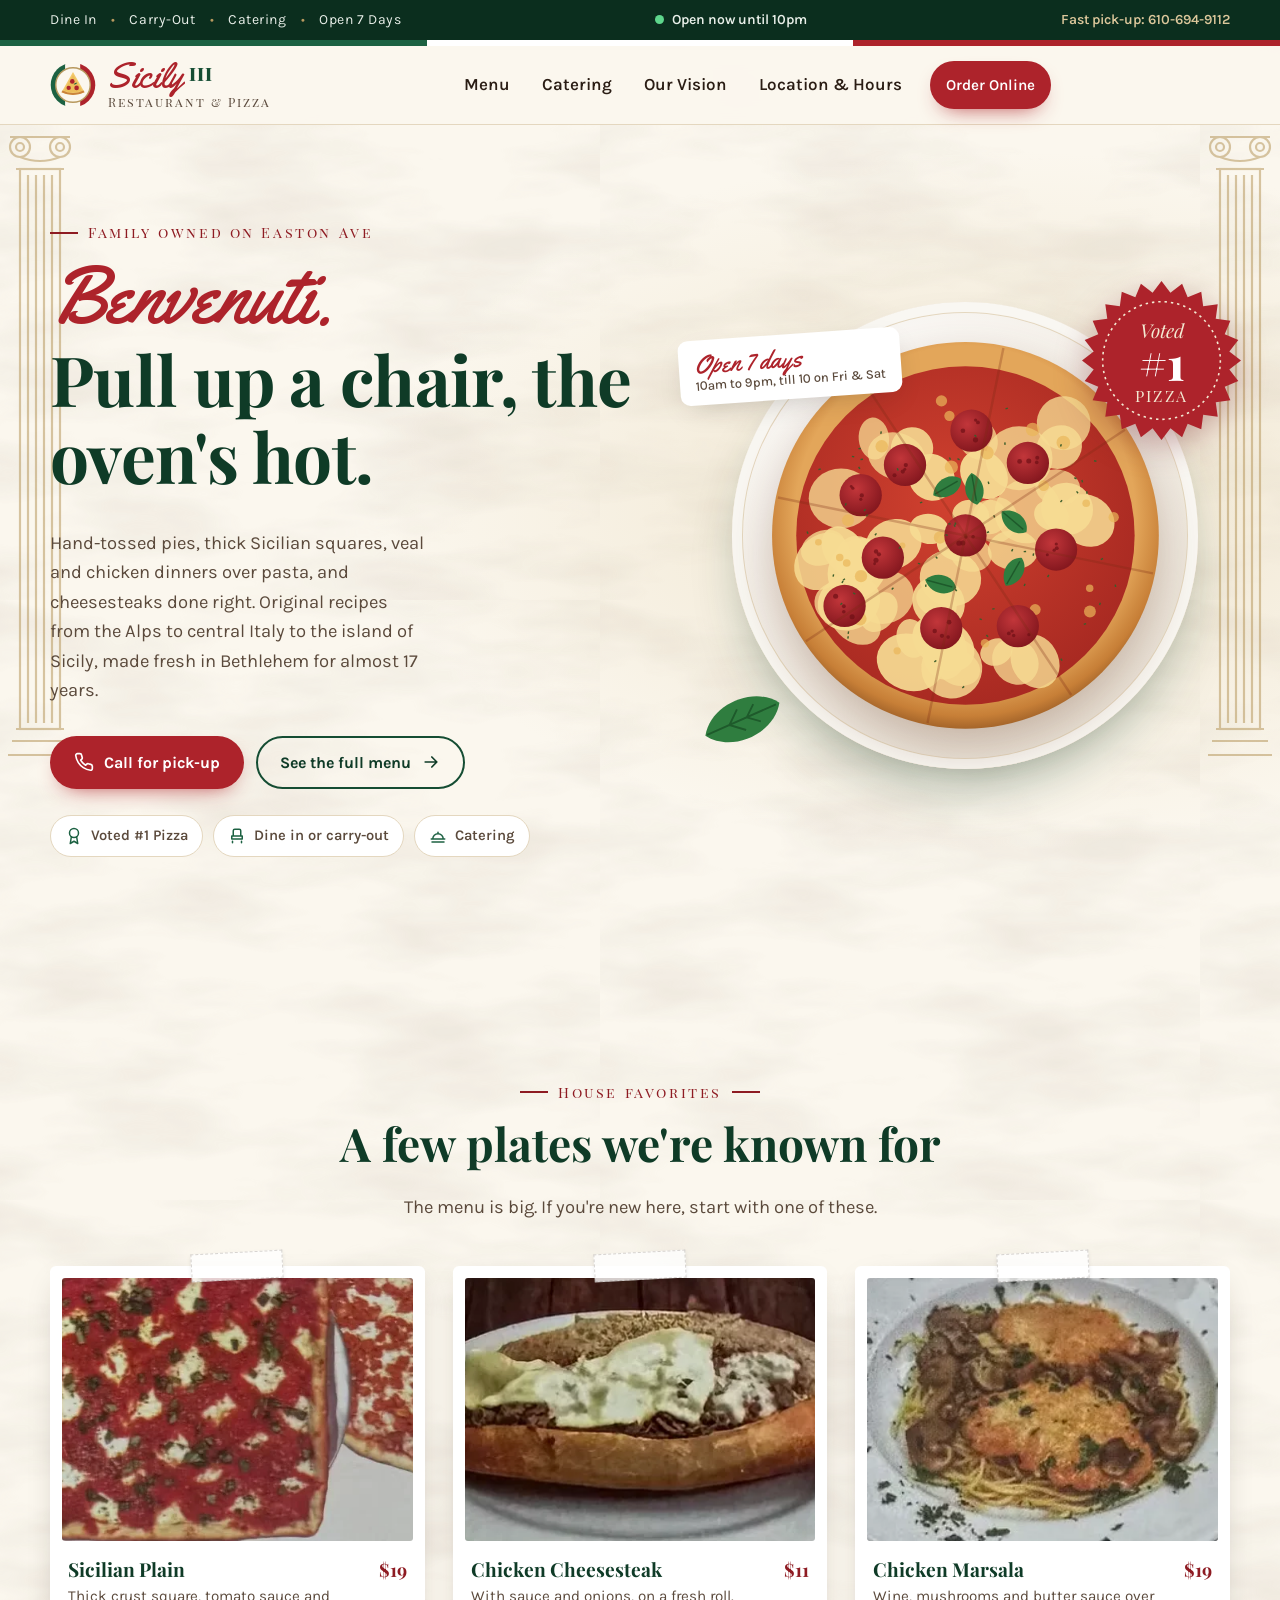
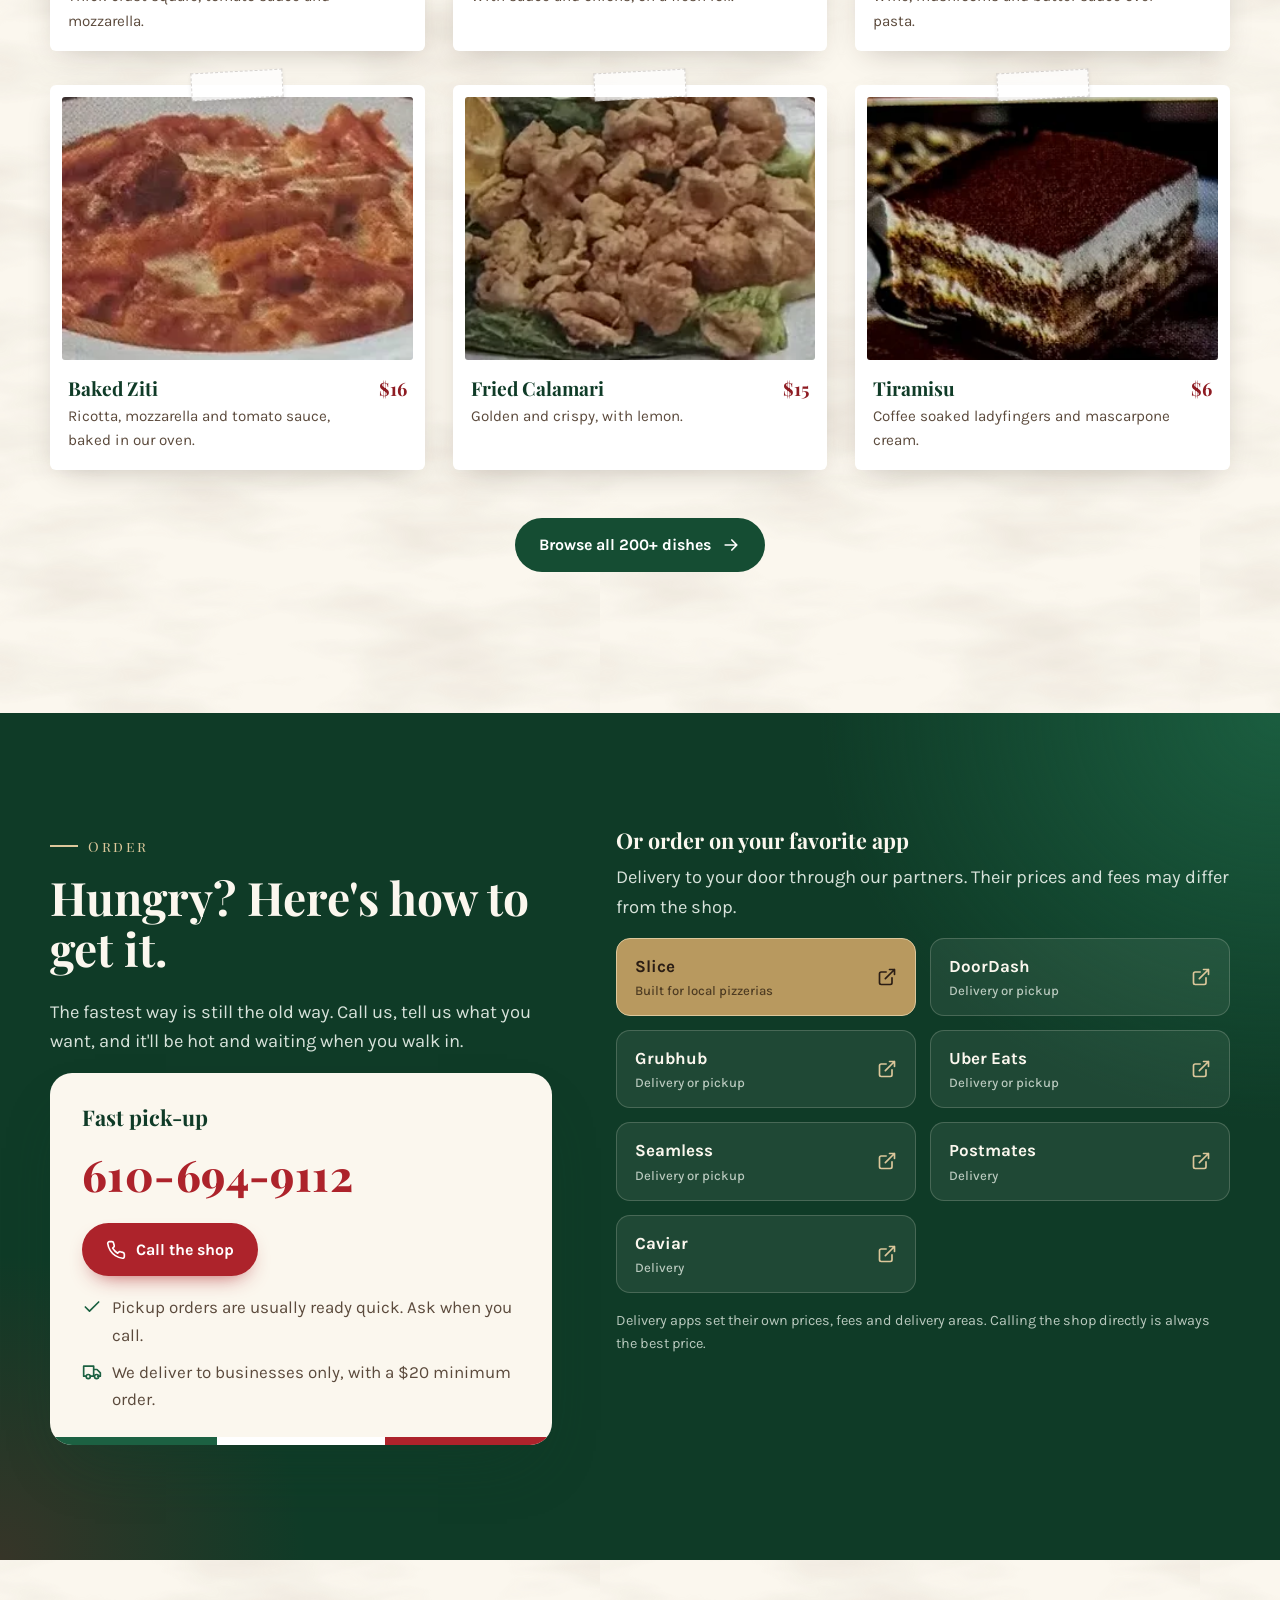
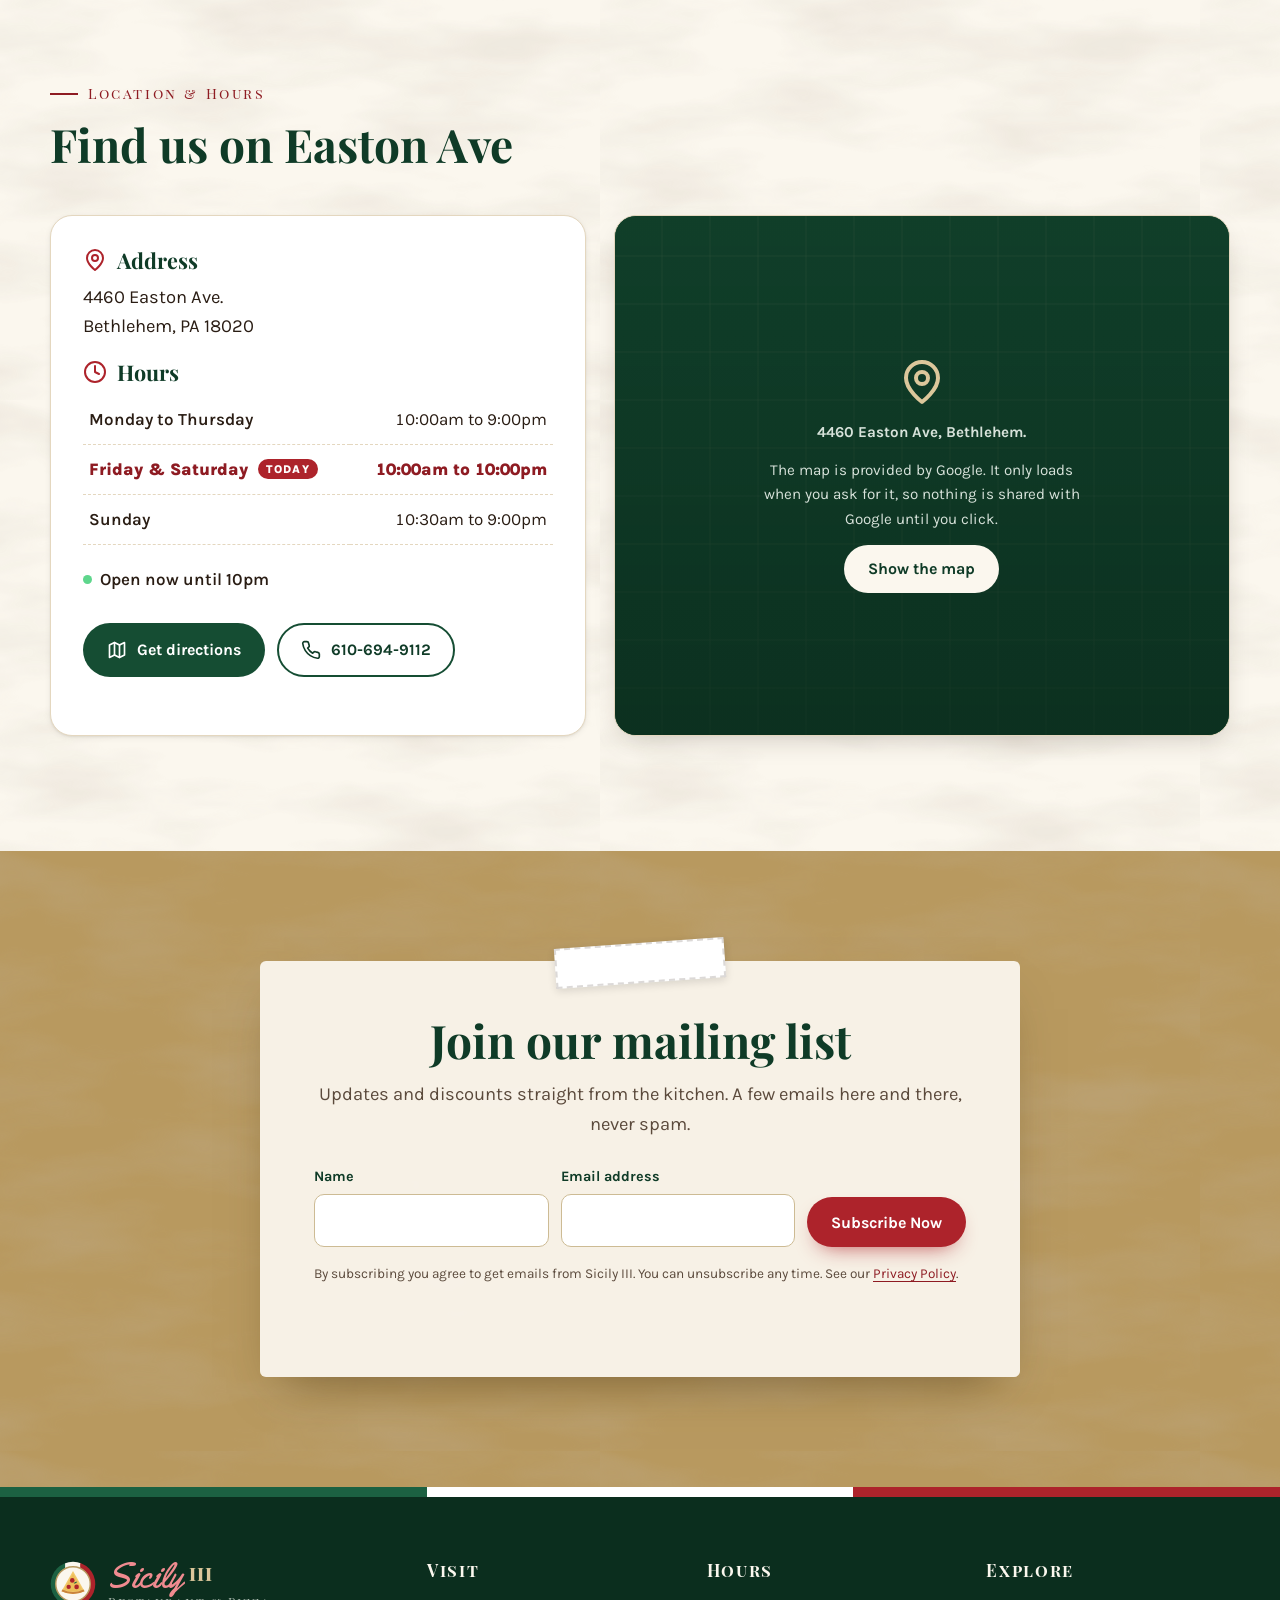
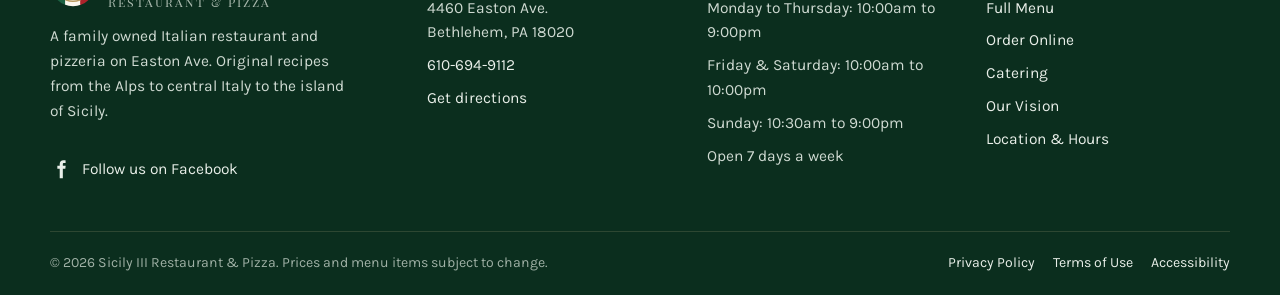
<file: index.html>
<!doctype html>
<html lang="en" class="no-js">
<head>
<meta charset="utf-8">
<meta name="viewport" content="width=device-width, initial-scale=1">
<title>Sicily III Restaurant & Pizza | Bethlehem, PA Pizza, Pasta & Catering</title>
<meta name="description" content="Family owned Italian restaurant and pizzeria at 4460 Easton Ave, Bethlehem PA. Voted #1 Pizza. Dine in, carry-out and catering. Call 610-694-9112.">
<link rel="canonical" href="https://sicily-pizza.vercel.app/">
<meta name="theme-color" content="#0f3b27">
<meta name="format-detection" content="telephone=yes">
<meta property="og:type" content="website">
<meta property="og:site_name" content="Sicily III Restaurant &amp; Pizza">
<meta property="og:title" content="Sicily III Restaurant & Pizza | Bethlehem, PA Pizza, Pasta & Catering">
<meta property="og:description" content="Family owned Italian restaurant and pizzeria at 4460 Easton Ave, Bethlehem PA. Voted #1 Pizza. Dine in, carry-out and catering. Call 610-694-9112.">
<meta property="og:url" content="https://sicily-pizza.vercel.app/">
<meta property="og:image" content="https://sicily-pizza.vercel.app/assets/img/og.jpg">
<meta property="og:image:width" content="1200">
<meta property="og:image:height" content="630">
<meta name="twitter:card" content="summary_large_image">
<link rel="icon" href="/favicon.svg" type="image/svg+xml">
<link rel="apple-touch-icon" href="/apple-touch-icon.png">
<link rel="manifest" href="/site.webmanifest">
<link rel="preconnect" href="https://fonts.googleapis.com">
<link rel="preconnect" href="https://fonts.gstatic.com" crossorigin>
<link rel="stylesheet" href="https://fonts.googleapis.com/css2?family=Karla:wght@400;500;600;700;800&family=Playfair+Display:ital,wght@0,600;0,700;0,800;1,500&family=Playfair+Display+SC:wght@400;700&family=Yellowtail&display=swap">
<link rel="stylesheet" href="/assets/css/site.css?v=3">
<script src="/assets/js/site.js?v=3" defer></script>
<script type="application/ld+json">{"@context": "https://schema.org", "@type": "Restaurant", "name": "Sicily III Restaurant & Pizza", "alternateName": "Sicily Pizza III", "url": "https://sicily-pizza.vercel.app/", "telephone": "+1-610-694-9112", "image": "https://sicily-pizza.vercel.app/assets/img/og.jpg", "servesCuisine": ["Italian", "Pizza"], "priceRange": "$$", "menu": "https://sicily-pizza.vercel.app/menu", "acceptsReservations": false, "address": {"@type": "PostalAddress", "streetAddress": "4460 Easton Ave", "addressLocality": "Bethlehem", "addressRegion": "PA", "postalCode": "18020", "addressCountry": "US"}, "openingHoursSpecification": [{"@type": "OpeningHoursSpecification", "dayOfWeek": ["Monday", "Tuesday", "Wednesday", "Thursday"], "opens": "10:00", "closes": "21:00"}, {"@type": "OpeningHoursSpecification", "dayOfWeek": ["Friday", "Saturday"], "opens": "10:00", "closes": "22:00"}, {"@type": "OpeningHoursSpecification", "dayOfWeek": "Sunday", "opens": "10:30", "closes": "21:00"}], "sameAs": ["https://www.facebook.com/sicily3"]}</script>
</head>
<body>
<a class="skip" href="#main">Skip to content</a>
<div class="topbar"><div class="wrap">
<div class="topbar-tags"><span>Dine In</span><span>Carry-Out</span><span>Catering</span><span>Open 7 Days</span></div>
<span class="status" data-status aria-live="polite"><span class="status-dot" aria-hidden="true"></span><span data-status-text>Open 7 days a week</span></span>
<a href="tel:+16106949112">Fast pick-up: 610-694-9112</a>
</div></div>
<div class="tricolore" aria-hidden="true"></div>
<header class="site-header"><div class="wrap header-row">
<a class="brand" href="/" aria-label="Sicily III Restaurant and Pizza, home"><svg class="brand-mark" viewBox="0 0 64 64" aria-hidden="true" focusable="false">
<defs><clipPath id="mc"><circle cx="32" cy="32" r="31"/></clipPath></defs>
<g clip-path="url(#mc)"><rect width="22" height="64" fill="#1c6142"/><rect x="21" width="22" height="64" fill="#fbf7ee"/><rect x="42" width="22" height="64" fill="#ad232b"/></g>
<circle cx="32" cy="32" r="24" fill="#fbf7ee" stroke="#b8995f" stroke-width="2"/>
<path d="M32 14 L48 42 Q32 50 16 42 Z" fill="#f2c96b"/>
<path d="M16 42 Q32 50 48 42 L46.5 39.5 Q32 46.5 17.5 39.5 Z" fill="#c9833d"/>
<path d="M32 18 L44.5 39.5 Q32 45 19.5 39.5 Z" fill="#e8b24d" opacity=".55"/>
<circle cx="31" cy="27" r="3.2" fill="#ad232b"/><circle cx="26" cy="36" r="3" fill="#ad232b"/><circle cx="37" cy="36" r="3.2" fill="#ad232b"/>
<path d="M33 31 q2-3 5-2 q-2 3-5 2z" fill="#1c6142"/></svg><span class="brand-words"><span class="brand-name">Sicily<b>III</b></span><span class="brand-sub">Restaurant &amp; Pizza</span></span></a>
<button class="menu-toggle" type="button" aria-expanded="false" aria-controls="site-nav" aria-label="Open menu"><svg viewBox="0 0 24 24" fill="none" stroke="currentColor" stroke-width="2" stroke-linecap="round" stroke-linejoin="round" aria-hidden="true" focusable="false"><path d="M4 6h16M4 12h16M4 18h16"/></svg></button>
<nav class="nav" id="site-nav" aria-label="Main"><a href="/menu">Menu</a><a href="/catering">Catering</a><a href="/our-vision">Our Vision</a><a href="/visit">Location &amp; Hours</a><a class="btn btn-red btn-sm nav-cta" href="/#order">Order Online</a></nav>
<div class="nav-backdrop" aria-hidden="true"></div>
</div></header>
<main id="main">
<section class="hero" aria-labelledby="hero-title">
<div class="column-deco left" aria-hidden="true"><svg viewBox="0 0 64 640" preserveAspectRatio="xMidYMin meet" aria-hidden="true">
<g fill="none" stroke="currentColor" stroke-width="2.2">
<circle cx="12" cy="22" r="10"/><circle cx="12" cy="22" r="4"/><circle cx="52" cy="22" r="10"/><circle cx="52" cy="22" r="4"/>
<path d="M2 12 H62 M12 32 Q32 40 52 32 M8 44 H56"/>
<rect x="12" y="44" width="40" height="560"/><path d="M20 50 V598 M28 50 V598 M36 50 V598 M44 50 V598"/>
<path d="M8 604 H56 M4 616 H60 M0 630 H64"/></g></svg></div><div class="column-deco right" aria-hidden="true"><svg viewBox="0 0 64 640" preserveAspectRatio="xMidYMin meet" aria-hidden="true">
<g fill="none" stroke="currentColor" stroke-width="2.2">
<circle cx="12" cy="22" r="10"/><circle cx="12" cy="22" r="4"/><circle cx="52" cy="22" r="10"/><circle cx="52" cy="22" r="4"/>
<path d="M2 12 H62 M12 32 Q32 40 52 32 M8 44 H56"/>
<rect x="12" y="44" width="40" height="560"/><path d="M20 50 V598 M28 50 V598 M36 50 V598 M44 50 V598"/>
<path d="M8 604 H56 M4 616 H60 M0 630 H64"/></g></svg></div>
<div class="wrap hero-grid">
<div class="hero-copy">
<span class="eyebrow">Family owned on Easton Ave</span>
<h1 id="hero-title"><span class="script">Benvenuti.</span> Pull up a chair, the oven's hot.</h1>
<p class="lede">Hand-tossed pies, thick Sicilian squares, veal and chicken dinners over pasta, and cheesesteaks done right. Original recipes from the Alps to central Italy to the island of Sicily, made fresh in Bethlehem for almost 17 years.</p>
<div class="hero-actions">
<a class="btn btn-red" href="tel:+16106949112"><svg viewBox="0 0 24 24" fill="none" stroke="currentColor" stroke-width="2" stroke-linecap="round" stroke-linejoin="round" aria-hidden="true" focusable="false"><path d="M22 16.9v3a2 2 0 0 1-2.2 2 19.8 19.8 0 0 1-8.6-3.1 19.5 19.5 0 0 1-6-6A19.8 19.8 0 0 1 2.1 4.2 2 2 0 0 1 4.1 2h3a2 2 0 0 1 2 1.7c.1.9.4 1.8.7 2.7a2 2 0 0 1-.5 2.1L8 9.8a16 16 0 0 0 6 6l1.3-1.3a2 2 0 0 1 2.1-.4c.9.3 1.8.6 2.7.7a2 2 0 0 1 1.7 2z"/></svg>Call for pick-up</a>
<a class="btn btn-ghost" href="/menu">See the full menu<svg viewBox="0 0 24 24" fill="none" stroke="currentColor" stroke-width="2" stroke-linecap="round" stroke-linejoin="round" aria-hidden="true" focusable="false"><path d="M5 12h14M13 6l6 6-6 6"/></svg></a>
</div>
<ul class="hero-facts">
<li><svg viewBox="0 0 24 24" fill="none" stroke="currentColor" stroke-width="2" stroke-linecap="round" stroke-linejoin="round" aria-hidden="true" focusable="false"><circle cx="12" cy="8" r="6"/><path d="M15.5 13 17 22l-5-3-5 3 1.5-9"/></svg>Voted #1 Pizza</li><li><svg viewBox="0 0 24 24" fill="none" stroke="currentColor" stroke-width="2" stroke-linecap="round" stroke-linejoin="round" aria-hidden="true" focusable="false"><path d="M6 19v2M18 19v2M5 12h14v4H5zM7 12V5a2 2 0 0 1 2-2h6a2 2 0 0 1 2 2v7"/></svg>Dine in or carry-out</li><li><svg viewBox="0 0 24 24" fill="none" stroke="currentColor" stroke-width="2" stroke-linecap="round" stroke-linejoin="round" aria-hidden="true" focusable="false"><path d="M3 16h18M5 16a7 7 0 0 1 14 0M12 9V7M4 20h16"/></svg>Catering</li>
</ul></div>
<div class="hero-art">
<div class="plate"></div><svg class="pizza" viewBox="0 0 400 400" aria-hidden="true" focusable="false"><defs><radialGradient id="crust" cx="50%" cy="45%" r="55%"><stop offset="80%" stop-color="#e3a65a"/><stop offset="94%" stop-color="#c77f37"/><stop offset="100%" stop-color="#a5652a"/></radialGradient><radialGradient id="sauce" cx="45%" cy="40%" r="60%"><stop offset="0" stop-color="#d0412f"/><stop offset="1" stop-color="#a92a22"/></radialGradient><radialGradient id="pep" cx="40%" cy="35%" r="65%"><stop offset="0" stop-color="#c2363a"/><stop offset="1" stop-color="#86181f"/></radialGradient></defs><circle cx="200" cy="200" r="192" fill="url(#crust)"/><circle cx="200" cy="200" r="168" fill="url(#sauce)"/><ellipse cx="92.8" cy="233.1" rx="32.6" ry="27.4" transform="rotate(130 92.8 233.1)" fill="#f7dc93" opacity="0.92"/><ellipse cx="249.6" cy="325.0" rx="24.6" ry="21.7" transform="rotate(47 249.6 325.0)" fill="#f7dc93" opacity="0.77"/><ellipse cx="185.1" cy="242.6" rx="30.6" ry="27.8" transform="rotate(10 185.1 242.6)" fill="#f7dc93" opacity="0.87"/><ellipse cx="119.8" cy="261.3" rx="29.3" ry="26.2" transform="rotate(159 119.8 261.3)" fill="#f7dc93" opacity="0.75"/><ellipse cx="164.0" cy="193.5" rx="19.4" ry="15.0" transform="rotate(7 164.0 193.5)" fill="#f7dc93" opacity="0.91"/><ellipse cx="146.8" cy="302.3" rx="19.5" ry="15.0" transform="rotate(75 146.8 302.3)" fill="#f7dc93" opacity="0.85"/><ellipse cx="147.0" cy="113.5" rx="21.0" ry="21.0" transform="rotate(21 147.0 113.5)" fill="#f7dc93" opacity="0.89"/><ellipse cx="171.3" cy="265.9" rx="21.2" ry="15.3" transform="rotate(27 171.3 265.9)" fill="#f7dc93" opacity="0.83"/><ellipse cx="253.2" cy="123.4" rx="33.2" ry="31.7" transform="rotate(0 253.2 123.4)" fill="#f7dc93" opacity="0.79"/><ellipse cx="230.8" cy="184.8" rx="22.8" ry="20.8" transform="rotate(107 230.8 184.8)" fill="#f7dc93" opacity="0.76"/><ellipse cx="109.1" cy="103.8" rx="20.9" ry="15.1" transform="rotate(85 109.1 103.8)" fill="#f7dc93" opacity="0.75"/><ellipse cx="78.3" cy="277.2" rx="18.4" ry="16.8" transform="rotate(2 78.3 277.2)" fill="#f7dc93" opacity="0.76"/><ellipse cx="218.4" cy="139.5" rx="26.1" ry="21.7" transform="rotate(48 218.4 139.5)" fill="#f7dc93" opacity="0.95"/><ellipse cx="211.9" cy="103.6" rx="22.9" ry="18.7" transform="rotate(54 211.9 103.6)" fill="#f7dc93" opacity="0.75"/><ellipse cx="297.5" cy="88.5" rx="26.7" ry="26.7" transform="rotate(5 297.5 88.5)" fill="#f7dc93" opacity="0.79"/><ellipse cx="90.8" cy="285.5" rx="27.6" ry="20.1" transform="rotate(37 90.8 285.5)" fill="#f7dc93" opacity="0.79"/><ellipse cx="193.1" cy="331.7" rx="21.9" ry="17.3" transform="rotate(18 193.1 331.7)" fill="#f7dc93" opacity="0.76"/><ellipse cx="230.7" cy="315.7" rx="16.3" ry="13.2" transform="rotate(159 230.7 315.7)" fill="#f7dc93" opacity="0.84"/><ellipse cx="300.9" cy="173.5" rx="26.3" ry="25.3" transform="rotate(46 300.9 173.5)" fill="#f7dc93" opacity="0.88"/><ellipse cx="173.3" cy="266.5" rx="27.0" ry="24.8" transform="rotate(40 173.3 266.5)" fill="#f7dc93" opacity="0.90"/><ellipse cx="261.9" cy="175.7" rx="33.1" ry="31.9" transform="rotate(154 261.9 175.7)" fill="#f7dc93" opacity="0.77"/><ellipse cx="247.4" cy="214.5" rx="25.2" ry="19.6" transform="rotate(180 247.4 214.5)" fill="#f7dc93" opacity="0.83"/><ellipse cx="74.6" cy="268.1" rx="24.8" ry="21.3" transform="rotate(17 74.6 268.1)" fill="#f7dc93" opacity="0.78"/><ellipse cx="79.8" cy="215.7" rx="27.1" ry="19.6" transform="rotate(54 79.8 215.7)" fill="#f7dc93" opacity="0.93"/><ellipse cx="205.5" cy="218.5" rx="20.8" ry="17.4" transform="rotate(15 205.5 218.5)" fill="#f7dc93" opacity="0.76"/><ellipse cx="178.2" cy="307.1" rx="33.5" ry="24.4" transform="rotate(35 178.2 307.1)" fill="#f7dc93" opacity="0.93"/><ellipse cx="320.7" cy="185.1" rx="28.4" ry="24.9" transform="rotate(35 320.7 185.1)" fill="#f7dc93" opacity="0.87"/><ellipse cx="291.7" cy="152.3" rx="22.4" ry="17.8" transform="rotate(8 291.7 152.3)" fill="#f7dc93" opacity="0.75"/><ellipse cx="131.7" cy="121.4" rx="29.1" ry="23.2" transform="rotate(18 131.7 121.4)" fill="#f7dc93" opacity="0.77"/><ellipse cx="76.6" cy="163.2" rx="32.2" ry="29.7" transform="rotate(180 76.6 163.2)" fill="#f7dc93" opacity="0.78"/><ellipse cx="285.4" cy="180.0" rx="17.5" ry="14.8" transform="rotate(19 285.4 180.0)" fill="#f7dc93" opacity="0.92"/><ellipse cx="84.3" cy="266.3" rx="31.5" ry="27.5" transform="rotate(159 84.3 266.3)" fill="#f7dc93" opacity="0.88"/><ellipse cx="187.9" cy="211.5" rx="17.3" ry="12.6" transform="rotate(29 187.9 211.5)" fill="#f7dc93" opacity="0.95"/><ellipse cx="293.2" cy="112.3" rx="23.0" ry="21.2" transform="rotate(148 293.2 112.3)" fill="#f7dc93" opacity="0.84"/><ellipse cx="92.7" cy="225.7" rx="25.3" ry="21.6" transform="rotate(79 92.7 225.7)" fill="#f7dc93" opacity="0.87"/><ellipse cx="128.5" cy="208.6" rx="28.6" ry="24.3" transform="rotate(157 128.5 208.6)" fill="#f7dc93" opacity="0.88"/><ellipse cx="58.5" cy="212.2" rx="22.6" ry="16.8" transform="rotate(156 58.5 212.2)" fill="#f7dc93" opacity="0.79"/><ellipse cx="269.1" cy="324.9" rx="27.9" ry="23.2" transform="rotate(61 269.1 324.9)" fill="#f7dc93" opacity="0.82"/><ellipse cx="166.3" cy="142.3" rx="23.8" ry="22.4" transform="rotate(51 166.3 142.3)" fill="#f7dc93" opacity="0.93"/><ellipse cx="114.4" cy="276.1" rx="21.7" ry="16.1" transform="rotate(127 114.4 276.1)" fill="#f7dc93" opacity="0.82"/><ellipse cx="223.9" cy="181.6" rx="17.2" ry="17.1" transform="rotate(43 223.9 181.6)" fill="#f7dc93" opacity="0.77"/><ellipse cx="58.0" cy="225.8" rx="31.0" ry="25.2" transform="rotate(133 58.0 225.8)" fill="#f7dc93" opacity="0.85"/><ellipse cx="145.1" cy="326.0" rx="33.7" ry="28.1" transform="rotate(19 145.1 326.0)" fill="#f7dc93" opacity="0.92"/><ellipse cx="179.4" cy="315.1" rx="28.2" ry="22.1" transform="rotate(90 179.4 315.1)" fill="#f7dc93" opacity="0.81"/><ellipse cx="205.3" cy="180.0" rx="18.4" ry="15.4" transform="rotate(6 205.3 180.0)" fill="#f7dc93" opacity="0.90"/><ellipse cx="186.4" cy="331.7" rx="30.3" ry="30.2" transform="rotate(29 186.4 331.7)" fill="#f7dc93" opacity="0.84"/><circle cx="116.9" cy="111.5" r="6.2" fill="#e9b75a" opacity=".7"/><circle cx="319.9" cy="168.0" r="3.8" fill="#e9b75a" opacity=".7"/><circle cx="137.4" cy="209.9" r="3.0" fill="#e9b75a" opacity=".7"/><circle cx="75.2" cy="222.0" r="3.7" fill="#e9b75a" opacity=".7"/><circle cx="187.7" cy="287.3" r="5.8" fill="#e9b75a" opacity=".7"/><circle cx="83.4" cy="185.0" r="6.0" fill="#e9b75a" opacity=".7"/><circle cx="95.3" cy="282.8" r="6.6" fill="#e9b75a" opacity=".7"/><circle cx="323.6" cy="275.5" r="5.9" fill="#e9b75a" opacity=".7"/><circle cx="269.2" cy="273.6" r="5.5" fill="#e9b75a" opacity=".7"/><circle cx="277.7" cy="150.6" r="5.3" fill="#e9b75a" opacity=".7"/><circle cx="297.2" cy="107.9" r="6.8" fill="#e9b75a" opacity=".7"/><circle cx="82.1" cy="227.4" r="3.8" fill="#e9b75a" opacity=".7"/><circle cx="176.2" cy="66.4" r="5.6" fill="#e9b75a" opacity=".7"/><circle cx="186.0" cy="132.1" r="6.6" fill="#e9b75a" opacity=".7"/><circle cx="347.2" cy="181.9" r="5.1" fill="#e9b75a" opacity=".7"/><circle cx="221.5" cy="117.9" r="6.6" fill="#e9b75a" opacity=".7"/><circle cx="254.6" cy="130.3" r="3.3" fill="#e9b75a" opacity=".7"/><circle cx="96.3" cy="240.4" r="6.1" fill="#e9b75a" opacity=".7"/><circle cx="174.8" cy="202.0" r="6.2" fill="#e9b75a" opacity=".7"/><circle cx="323.4" cy="252.5" r="3.7" fill="#e9b75a" opacity=".7"/><circle cx="132.2" cy="314.6" r="3.6" fill="#e9b75a" opacity=".7"/><circle cx="264.1" cy="286.7" r="5.9" fill="#e9b75a" opacity=".7"/><circle cx="266.7" cy="94.8" r="6.8" fill="#e9b75a" opacity=".7"/><circle cx="54.0" cy="206.8" r="3.3" fill="#e9b75a" opacity=".7"/><circle cx="219.4" cy="307.1" r="4.2" fill="#e9b75a" opacity=".7"/><circle cx="184.1" cy="81.2" r="5.1" fill="#e9b75a" opacity=".7"/><circle cx="200" cy="200" r="21" fill="url(#pep)"/><circle cx="207.6" cy="201.3" r="1.8" fill="#6d1016" opacity=".7"/><circle cx="197.4" cy="207.6" r="2.5" fill="#6d1016" opacity=".7"/><circle cx="193.6" cy="207.7" r="2.6" fill="#6d1016" opacity=".7"/><circle cx="200.5" cy="201.6" r="1.6" fill="#6d1016" opacity=".7"/><circle cx="140" cy="130" r="21" fill="url(#pep)"/><circle cx="140.8" cy="130.1" r="2.1" fill="#6d1016" opacity=".7"/><circle cx="129.6" cy="140.3" r="2.0" fill="#6d1016" opacity=".7"/><circle cx="137.8" cy="136.6" r="2.1" fill="#6d1016" opacity=".7"/><circle cx="139.8" cy="134.2" r="1.5" fill="#6d1016" opacity=".7"/><circle cx="262" cy="128" r="21" fill="url(#pep)"/><circle cx="262.9" cy="126.1" r="2.5" fill="#6d1016" opacity=".7"/><circle cx="271.3" cy="122.9" r="2.0" fill="#6d1016" opacity=".7"/><circle cx="253.8" cy="126.5" r="2.4" fill="#6d1016" opacity=".7"/><circle cx="270.8" cy="127.5" r="1.8" fill="#6d1016" opacity=".7"/><circle cx="118" cy="222" r="21" fill="url(#pep)"/><circle cx="111.2" cy="224.6" r="2.5" fill="#6d1016" opacity=".7"/><circle cx="109.8" cy="228.1" r="1.4" fill="#6d1016" opacity=".7"/><circle cx="111.3" cy="216.0" r="2.2" fill="#6d1016" opacity=".7"/><circle cx="114.1" cy="218.8" r="2.1" fill="#6d1016" opacity=".7"/><circle cx="290" cy="214" r="21" fill="url(#pep)"/><circle cx="281.3" cy="219.1" r="1.5" fill="#6d1016" opacity=".7"/><circle cx="290.2" cy="208.5" r="1.6" fill="#6d1016" opacity=".7"/><circle cx="290.7" cy="212.6" r="1.9" fill="#6d1016" opacity=".7"/><circle cx="288.1" cy="214.6" r="1.6" fill="#6d1016" opacity=".7"/><circle cx="176" cy="292" r="21" fill="url(#pep)"/><circle cx="169.5" cy="294.9" r="2.2" fill="#6d1016" opacity=".7"/><circle cx="176.7" cy="299.7" r="2.1" fill="#6d1016" opacity=".7"/><circle cx="183.8" cy="286.1" r="2.3" fill="#6d1016" opacity=".7"/><circle cx="182.8" cy="300.9" r="1.8" fill="#6d1016" opacity=".7"/><circle cx="252" cy="290" r="21" fill="url(#pep)"/><circle cx="247.9" cy="299.3" r="1.7" fill="#6d1016" opacity=".7"/><circle cx="263.0" cy="298.5" r="1.6" fill="#6d1016" opacity=".7"/><circle cx="246.3" cy="295.0" r="1.7" fill="#6d1016" opacity=".7"/><circle cx="243.1" cy="297.3" r="1.9" fill="#6d1016" opacity=".7"/><circle cx="206" cy="96" r="21" fill="url(#pep)"/><circle cx="212.4" cy="87.8" r="1.9" fill="#6d1016" opacity=".7"/><circle cx="210.1" cy="85.4" r="1.6" fill="#6d1016" opacity=".7"/><circle cx="210.0" cy="105.1" r="2.6" fill="#6d1016" opacity=".7"/><circle cx="197.5" cy="96.1" r="2.3" fill="#6d1016" opacity=".7"/><circle cx="96" cy="160" r="21" fill="url(#pep)"/><circle cx="96.1" cy="164.1" r="1.6" fill="#6d1016" opacity=".7"/><circle cx="86.6" cy="151.3" r="1.4" fill="#6d1016" opacity=".7"/><circle cx="97.1" cy="160.3" r="2.1" fill="#6d1016" opacity=".7"/><circle cx="88.2" cy="153.1" r="1.6" fill="#6d1016" opacity=".7"/><circle cx="80" cy="270" r="21" fill="url(#pep)"/><circle cx="87.5" cy="280.8" r="2.5" fill="#6d1016" opacity=".7"/><circle cx="71.1" cy="260.4" r="2.5" fill="#6d1016" opacity=".7"/><circle cx="79.2" cy="275.8" r="1.8" fill="#6d1016" opacity=".7"/><circle cx="79.3" cy="270.3" r="1.9" fill="#6d1016" opacity=".7"/><g transform="translate(168 160) rotate(-30)"><path d="M0 0 C 8 -12, 26 -12, 32 0 C 26 12, 8 12, 0 0Z" fill="#2f7d3f"/><path d="M2 0 H 28" stroke="#1e5a2b" stroke-width="1.4"/></g><g transform="translate(236 176) rotate(40)"><path d="M0 0 C 8 -12, 26 -12, 32 0 C 26 12, 8 12, 0 0Z" fill="#2f7d3f"/><path d="M2 0 H 28" stroke="#1e5a2b" stroke-width="1.4"/></g><g transform="translate(160 244) rotate(15)"><path d="M0 0 C 8 -12, 26 -12, 32 0 C 26 12, 8 12, 0 0Z" fill="#2f7d3f"/><path d="M2 0 H 28" stroke="#1e5a2b" stroke-width="1.4"/></g><g transform="translate(240 250) rotate(-60)"><path d="M0 0 C 8 -12, 26 -12, 32 0 C 26 12, 8 12, 0 0Z" fill="#2f7d3f"/><path d="M2 0 H 28" stroke="#1e5a2b" stroke-width="1.4"/></g><g transform="translate(206 138) rotate(80)"><path d="M0 0 C 8 -12, 26 -12, 32 0 C 26 12, 8 12, 0 0Z" fill="#2f7d3f"/><path d="M2 0 H 28" stroke="#1e5a2b" stroke-width="1.4"/></g><rect x="185.4" y="189.2" width="2.4" height="1.4" fill="#3b5d2a" transform="rotate(179 185.4 189.2)"/><rect x="268.4" y="218.0" width="2.4" height="1.4" fill="#3b5d2a" transform="rotate(104 268.4 218.0)"/><rect x="69.8" y="238.8" width="2.4" height="1.4" fill="#3b5d2a" transform="rotate(103 69.8 238.8)"/><rect x="308.4" y="142.1" width="2.4" height="1.4" fill="#3b5d2a" transform="rotate(24 308.4 142.1)"/><rect x="180.4" y="198.5" width="2.4" height="1.4" fill="#3b5d2a" transform="rotate(21 180.4 198.5)"/><rect x="242.3" y="74.3" width="2.4" height="1.4" fill="#3b5d2a" transform="rotate(161 242.3 74.3)"/><rect x="310.8" y="155.8" width="2.4" height="1.4" fill="#3b5d2a" transform="rotate(48 310.8 155.8)"/><rect x="43.4" y="195.8" width="2.4" height="1.4" fill="#3b5d2a" transform="rotate(66 43.4 195.8)"/><rect x="190.1" y="253.0" width="2.4" height="1.4" fill="#3b5d2a" transform="rotate(40 190.1 253.0)"/><rect x="239.8" y="107.6" width="2.4" height="1.4" fill="#3b5d2a" transform="rotate(84 239.8 107.6)"/><rect x="295.9" y="109.7" width="2.4" height="1.4" fill="#3b5d2a" transform="rotate(110 295.9 109.7)"/><rect x="209.6" y="99.8" width="2.4" height="1.4" fill="#3b5d2a" transform="rotate(47 209.6 99.8)"/><rect x="283.4" y="239.6" width="2.4" height="1.4" fill="#3b5d2a" transform="rotate(120 283.4 239.6)"/><rect x="320.0" y="288.2" width="2.4" height="1.4" fill="#3b5d2a" transform="rotate(163 320.0 288.2)"/><rect x="228.8" y="179.8" width="2.4" height="1.4" fill="#3b5d2a" transform="rotate(69 228.8 179.8)"/><rect x="321.2" y="156.1" width="2.4" height="1.4" fill="#3b5d2a" transform="rotate(86 321.2 156.1)"/><rect x="221.3" y="298.4" width="2.4" height="1.4" fill="#3b5d2a" transform="rotate(46 221.3 298.4)"/><rect x="103.5" y="179.6" width="2.4" height="1.4" fill="#3b5d2a" transform="rotate(127 103.5 179.6)"/><rect x="117.1" y="96.9" width="2.4" height="1.4" fill="#3b5d2a" transform="rotate(101 117.1 96.9)"/><rect x="223.7" y="197.0" width="2.4" height="1.4" fill="#3b5d2a" transform="rotate(157 223.7 197.0)"/><rect x="259.9" y="248.3" width="2.4" height="1.4" fill="#3b5d2a" transform="rotate(113 259.9 248.3)"/><rect x="171.1" y="220.6" width="2.4" height="1.4" fill="#3b5d2a" transform="rotate(50 171.1 220.6)"/><rect x="190.2" y="186.8" width="2.4" height="1.4" fill="#3b5d2a" transform="rotate(66 190.2 186.8)"/><rect x="199.2" y="350.4" width="2.4" height="1.4" fill="#3b5d2a" transform="rotate(140 199.2 350.4)"/><rect x="101.4" y="174.4" width="2.4" height="1.4" fill="#3b5d2a" transform="rotate(133 101.4 174.4)"/><rect x="56.5" y="134.7" width="2.4" height="1.4" fill="#3b5d2a" transform="rotate(163 56.5 134.7)"/><rect x="80.8" y="243.5" width="2.4" height="1.4" fill="#3b5d2a" transform="rotate(140 80.8 243.5)"/><rect x="87.4" y="120.8" width="2.4" height="1.4" fill="#3b5d2a" transform="rotate(11 87.4 120.8)"/><rect x="84.3" y="300.2" width="2.4" height="1.4" fill="#3b5d2a" transform="rotate(98 84.3 300.2)"/><rect x="136.0" y="211.5" width="2.4" height="1.4" fill="#3b5d2a" transform="rotate(126 136.0 211.5)"/><rect x="82.2" y="168.2" width="2.4" height="1.4" fill="#3b5d2a" transform="rotate(109 82.2 168.2)"/><rect x="296.5" y="165.5" width="2.4" height="1.4" fill="#3b5d2a" transform="rotate(134 296.5 165.5)"/><rect x="129.0" y="252.5" width="2.4" height="1.4" fill="#3b5d2a" transform="rotate(135 129.0 252.5)"/><rect x="171.5" y="324.7" width="2.4" height="1.4" fill="#3b5d2a" transform="rotate(143 171.5 324.7)"/><rect x="316.3" y="144.8" width="2.4" height="1.4" fill="#3b5d2a" transform="rotate(75 316.3 144.8)"/><rect x="336.9" y="223.3" width="2.4" height="1.4" fill="#3b5d2a" transform="rotate(149 336.9 223.3)"/><rect x="260.3" y="216.6" width="2.4" height="1.4" fill="#3b5d2a" transform="rotate(175 260.3 216.6)"/><rect x="84.7" y="295.4" width="2.4" height="1.4" fill="#3b5d2a" transform="rotate(101 84.7 295.4)"/><rect x="349.4" y="248.7" width="2.4" height="1.4" fill="#3b5d2a" transform="rotate(81 349.4 248.7)"/><rect x="334.6" y="267.0" width="2.4" height="1.4" fill="#3b5d2a" transform="rotate(109 334.6 267.0)"/><rect x="184.7" y="122.3" width="2.4" height="1.4" fill="#3b5d2a" transform="rotate(62 184.7 122.3)"/><rect x="247.6" y="214.0" width="2.4" height="1.4" fill="#3b5d2a" transform="rotate(119 247.6 214.0)"/><rect x="295.4" y="321.9" width="2.4" height="1.4" fill="#3b5d2a" transform="rotate(62 295.4 321.9)"/><rect x="157.4" y="167.5" width="2.4" height="1.4" fill="#3b5d2a" transform="rotate(159 157.4 167.5)"/><rect x="152.9" y="227.0" width="2.4" height="1.4" fill="#3b5d2a" transform="rotate(13 152.9 227.0)"/><rect x="161.4" y="248.7" width="2.4" height="1.4" fill="#3b5d2a" transform="rotate(93 161.4 248.7)"/><rect x="79.1" y="245.4" width="2.4" height="1.4" fill="#3b5d2a" transform="rotate(116 79.1 245.4)"/><rect x="98.3" y="125.1" width="2.4" height="1.4" fill="#3b5d2a" transform="rotate(174 98.3 125.1)"/><rect x="78.1" y="267.5" width="2.4" height="1.4" fill="#3b5d2a" transform="rotate(135 78.1 267.5)"/><rect x="223.3" y="146.4" width="2.4" height="1.4" fill="#3b5d2a" transform="rotate(74 223.3 146.4)"/><rect x="192.4" y="123.2" width="2.4" height="1.4" fill="#3b5d2a" transform="rotate(29 192.4 123.2)"/><rect x="112.2" y="198.4" width="2.4" height="1.4" fill="#3b5d2a" transform="rotate(129 112.2 198.4)"/><rect x="133.0" y="133.1" width="2.4" height="1.4" fill="#3b5d2a" transform="rotate(69 133.0 133.1)"/><rect x="96.2" y="114.4" width="2.4" height="1.4" fill="#3b5d2a" transform="rotate(178 96.2 114.4)"/><rect x="94.6" y="131.5" width="2.4" height="1.4" fill="#3b5d2a" transform="rotate(61 94.6 131.5)"/><rect x="229.1" y="273.3" width="2.4" height="1.4" fill="#3b5d2a" transform="rotate(167 229.1 273.3)"/><rect x="327.8" y="125.2" width="2.4" height="1.4" fill="#3b5d2a" transform="rotate(10 327.8 125.2)"/><rect x="189.4" y="188.9" width="2.4" height="1.4" fill="#3b5d2a" transform="rotate(66 189.4 188.9)"/><rect x="88.8" y="256.5" width="2.4" height="1.4" fill="#3b5d2a" transform="rotate(26 88.8 256.5)"/><rect x="214.3" y="282.1" width="2.4" height="1.4" fill="#3b5d2a" transform="rotate(22 214.3 282.1)"/><line x1="386.2" y1="237.7" x2="13.8" y2="162.3" stroke="#7a2a12" stroke-opacity=".28" stroke-width="2.4"/><line x1="305.0" y1="358.4" x2="95.0" y2="41.6" stroke="#7a2a12" stroke-opacity=".28" stroke-width="2.4"/><line x1="162.3" y1="386.2" x2="237.7" y2="13.8" stroke="#7a2a12" stroke-opacity=".28" stroke-width="2.4"/><line x1="41.6" y1="305.0" x2="358.4" y2="95.0" stroke="#7a2a12" stroke-opacity=".28" stroke-width="2.4"/></svg><svg class="seal" viewBox="0 0 200 200" role="img" aria-label="Voted number one pizza">
<polygon points="100.0,0.0 111.2,14.7 125.9,3.4 132.9,20.5 150.0,13.4 152.4,31.8 170.7,29.3 168.2,47.6 186.6,50.0 179.5,67.1 196.6,74.1 185.3,88.8 200.0,100.0 185.3,111.2 196.6,125.9 179.5,132.9 186.6,150.0 168.2,152.4 170.7,170.7 152.4,168.2 150.0,186.6 132.9,179.5 125.9,196.6 111.2,185.3 100.0,200.0 88.8,185.3 74.1,196.6 67.1,179.5 50.0,186.6 47.6,168.2 29.3,170.7 31.8,152.4 13.4,150.0 20.5,132.9 3.4,125.9 14.7,111.2 0.0,100.0 14.7,88.8 3.4,74.1 20.5,67.1 13.4,50.0 31.8,47.6 29.3,29.3 47.6,31.8 50.0,13.4 67.1,20.5 74.1,3.4 88.8,14.7" fill="#ad232b"/>
<circle cx="100" cy="100" r="74" fill="none" stroke="#f3e9d2" stroke-width="2" stroke-dasharray="3 5"/>
<text x="100" y="72" text-anchor="middle" fill="#f3e9d2" font-family="Playfair Display, Georgia, serif" font-style="italic" font-size="24">Voted</text>
<text x="100" y="126" text-anchor="middle" fill="#ffffff" font-family="Playfair Display, Georgia, serif" font-weight="800" font-size="58">#1</text>
<text x="100" y="152" text-anchor="middle" fill="#f3e9d2" font-family="Playfair Display SC, Georgia, serif" font-size="20" letter-spacing="3">PIZZA</text></svg><svg class="basil" viewBox="0 0 90 60" aria-hidden="true"><path d="M2 30 C 20 2, 70 2, 88 30 C 70 58, 20 58, 2 30Z" fill="#2f7d3f"/><path d="M4 30 H 84 M30 30 l14 -12 M50 30 l12 -10 M30 30 l14 12 M50 30 l12 10" stroke="#1e5a2b" stroke-width="2" fill="none"/></svg>
<div class="tag-card"><span class="script">Open 7 days</span><small>10am to 9pm, till 10 on Fri &amp; Sat</small></div>
</div></div></section>


<section class="section" aria-labelledby="fav-title"><div class="wrap">
<div class="section-head center reveal"><span class="eyebrow">House favorites</span><h2 id="fav-title">A few plates we're known for</h2>
<p class="lede">The menu is big. If you're new here, start with one of these.</p></div>
<div class="favorites"><article class="polaroid reveal"><figure><img src="/assets/img/sicilian.webp" alt="A square Sicilian pizza with red sauce and mozzarella" width="480" height="360" loading="lazy" decoding="async"><figcaption><div><h3>Sicilian Plain</h3><p>Thick crust square, tomato sauce and mozzarella.</p></div><span class="price">$19</span></figcaption></figure></article><article class="polaroid reveal"><figure><img src="/assets/img/cheesesteak.webp" alt="A chicken cheesesteak on a long roll with melted cheese" width="480" height="360" loading="lazy" decoding="async"><figcaption><div><h3>Chicken Cheesesteak</h3><p>With sauce and onions, on a fresh roll.</p></div><span class="price">$11</span></figcaption></figure></article><article class="polaroid reveal"><figure><img src="/assets/img/marsala.webp" alt="Chicken Marsala with mushrooms served over spaghetti" width="480" height="360" loading="lazy" decoding="async"><figcaption><div><h3>Chicken Marsala</h3><p>Wine, mushrooms and butter sauce over pasta.</p></div><span class="price">$19</span></figcaption></figure></article><article class="polaroid reveal"><figure><img src="/assets/img/ziti.webp" alt="A bowl of baked ziti with tomato sauce and melted cheese" width="480" height="360" loading="lazy" decoding="async"><figcaption><div><h3>Baked Ziti</h3><p>Ricotta, mozzarella and tomato sauce, baked in our oven.</p></div><span class="price">$16</span></figcaption></figure></article><article class="polaroid reveal"><figure><img src="/assets/img/calamari.webp" alt="A plate of fried calamari with lemon wedges" width="480" height="360" loading="lazy" decoding="async"><figcaption><div><h3>Fried Calamari</h3><p>Golden and crispy, with lemon.</p></div><span class="price">$15</span></figcaption></figure></article><article class="polaroid reveal"><figure><img src="/assets/img/tiramisu.webp" alt="A slice of tiramisu dusted with cocoa" width="480" height="360" loading="lazy" decoding="async"><figcaption><div><h3>Tiramisu</h3><p>Coffee soaked ladyfingers and mascarpone cream.</p></div><span class="price">$6</span></figcaption></figure></article></div>
<div class="hero-actions center-actions"><a class="btn btn-green" href="/menu">Browse all 200+ dishes<svg viewBox="0 0 24 24" fill="none" stroke="currentColor" stroke-width="2" stroke-linecap="round" stroke-linejoin="round" aria-hidden="true" focusable="false"><path d="M5 12h14M13 6l6 6-6 6"/></svg></a></div>
</div></section>

<section class="section order" id="order" aria-labelledby="order-title"><div class="wrap order-grid">
<div class="reveal">
<span class="eyebrow">Order</span>
<h2 id="order-title">Hungry? Here's how to get it.</h2>
<p class="lede">The fastest way is still the old way. Call us, tell us what you want, and it'll be hot and waiting when you walk in.</p>
<div class="call-card">
<h3>Fast pick-up</h3>
<a class="call-number" href="tel:+16106949112">610-694-9112</a>
<a class="btn btn-red" href="tel:+16106949112"><svg viewBox="0 0 24 24" fill="none" stroke="currentColor" stroke-width="2" stroke-linecap="round" stroke-linejoin="round" aria-hidden="true" focusable="false"><path d="M22 16.9v3a2 2 0 0 1-2.2 2 19.8 19.8 0 0 1-8.6-3.1 19.5 19.5 0 0 1-6-6A19.8 19.8 0 0 1 2.1 4.2 2 2 0 0 1 4.1 2h3a2 2 0 0 1 2 1.7c.1.9.4 1.8.7 2.7a2 2 0 0 1-.5 2.1L8 9.8a16 16 0 0 0 6 6l1.3-1.3a2 2 0 0 1 2.1-.4c.9.3 1.8.6 2.7.7a2 2 0 0 1 1.7 2z"/></svg>Call the shop</a>
<ul>
<li><svg viewBox="0 0 24 24" fill="none" stroke="currentColor" stroke-width="2" stroke-linecap="round" stroke-linejoin="round" aria-hidden="true" focusable="false"><path d="M20 6 9 17l-5-5"/></svg><span>Pickup orders are usually ready quick. Ask when you call.</span></li>
<li><svg viewBox="0 0 24 24" fill="none" stroke="currentColor" stroke-width="2" stroke-linecap="round" stroke-linejoin="round" aria-hidden="true" focusable="false"><path d="M10 17h4V5H2v12h3M14 9h4l4 4v4h-3"/><circle cx="7.5" cy="17.5" r="2.5"/><circle cx="17.5" cy="17.5" r="2.5"/></svg><span>We deliver to businesses only, with a $20 minimum order.</span></li>
</ul></div></div>
<div class="reveal">
<h3>Or order on your favorite app</h3>
<p class="lede">Delivery to your door through our partners. Their prices and fees may differ from the shop.</p>
<div class="apps"><a class="app featured" href="https://slicelife.com/restaurants/pa/bethlehem/18020/sicily-pizza-restaurant-iii/menu" target="_blank" rel="noopener"><span>Slice<small>Built for local pizzerias</small></span><svg viewBox="0 0 24 24" fill="none" stroke="currentColor" stroke-width="2" stroke-linecap="round" stroke-linejoin="round" aria-hidden="true" focusable="false"><path d="M15 3h6v6M10 14 21 3M18 13v6a2 2 0 0 1-2 2H5a2 2 0 0 1-2-2V8a2 2 0 0 1 2-2h6"/></svg><span class="sr-only"> (opens in a new tab)</span></a><a class="app" href="https://www.doordash.com/store/sicily-pizza-%26-restaurant-iii-bethlehem-414429/" target="_blank" rel="noopener"><span>DoorDash<small>Delivery or pickup</small></span><svg viewBox="0 0 24 24" fill="none" stroke="currentColor" stroke-width="2" stroke-linecap="round" stroke-linejoin="round" aria-hidden="true" focusable="false"><path d="M15 3h6v6M10 14 21 3M18 13v6a2 2 0 0 1-2 2H5a2 2 0 0 1-2-2V8a2 2 0 0 1 2-2h6"/></svg><span class="sr-only"> (opens in a new tab)</span></a><a class="app" href="https://www.grubhub.com/restaurant/sicily-pizza--restaurant-iii-4460-easton-ave-bethlehem/3260325" target="_blank" rel="noopener"><span>Grubhub<small>Delivery or pickup</small></span><svg viewBox="0 0 24 24" fill="none" stroke="currentColor" stroke-width="2" stroke-linecap="round" stroke-linejoin="round" aria-hidden="true" focusable="false"><path d="M15 3h6v6M10 14 21 3M18 13v6a2 2 0 0 1-2 2H5a2 2 0 0 1-2-2V8a2 2 0 0 1 2-2h6"/></svg><span class="sr-only"> (opens in a new tab)</span></a><a class="app" href="https://www.ubereats.com/store/sicily-pizza-%26-restaurant-iii-easton-ave/c0sec_iRVhelPlJoZTiEmw" target="_blank" rel="noopener"><span>Uber Eats<small>Delivery or pickup</small></span><svg viewBox="0 0 24 24" fill="none" stroke="currentColor" stroke-width="2" stroke-linecap="round" stroke-linejoin="round" aria-hidden="true" focusable="false"><path d="M15 3h6v6M10 14 21 3M18 13v6a2 2 0 0 1-2 2H5a2 2 0 0 1-2-2V8a2 2 0 0 1 2-2h6"/></svg><span class="sr-only"> (opens in a new tab)</span></a><a class="app" href="https://www.seamless.com/menu/sicily-pizza--restaurant-iii-4460-easton-ave-bethlehem/3260325" target="_blank" rel="noopener"><span>Seamless<small>Delivery or pickup</small></span><svg viewBox="0 0 24 24" fill="none" stroke="currentColor" stroke-width="2" stroke-linecap="round" stroke-linejoin="round" aria-hidden="true" focusable="false"><path d="M15 3h6v6M10 14 21 3M18 13v6a2 2 0 0 1-2 2H5a2 2 0 0 1-2-2V8a2 2 0 0 1 2-2h6"/></svg><span class="sr-only"> (opens in a new tab)</span></a><a class="app" href="https://postmates.com/store/sicily-pizza-%26-restaurant-iii-easton-ave/c0sec_iRVhelPlJoZTiEmw" target="_blank" rel="noopener"><span>Postmates<small>Delivery</small></span><svg viewBox="0 0 24 24" fill="none" stroke="currentColor" stroke-width="2" stroke-linecap="round" stroke-linejoin="round" aria-hidden="true" focusable="false"><path d="M15 3h6v6M10 14 21 3M18 13v6a2 2 0 0 1-2 2H5a2 2 0 0 1-2-2V8a2 2 0 0 1 2-2h6"/></svg><span class="sr-only"> (opens in a new tab)</span></a><a class="app" href="https://www.trycaviar.com/store/sicily-pizza-%26-restaurant-iii-bethlehem-414429/" target="_blank" rel="noopener"><span>Caviar<small>Delivery</small></span><svg viewBox="0 0 24 24" fill="none" stroke="currentColor" stroke-width="2" stroke-linecap="round" stroke-linejoin="round" aria-hidden="true" focusable="false"><path d="M15 3h6v6M10 14 21 3M18 13v6a2 2 0 0 1-2 2H5a2 2 0 0 1-2-2V8a2 2 0 0 1 2-2h6"/></svg><span class="sr-only"> (opens in a new tab)</span></a></div>
<p class="fine">Delivery apps set their own prices, fees and delivery areas. Calling the shop directly is always the best price.</p>
</div></div></section>


<section class="section" aria-labelledby="visit-title"><div class="wrap">
<div class="section-head reveal"><span class="eyebrow">Location &amp; Hours</span><h2 id="visit-title">Find us on Easton Ave</h2></div>
<div class="visit-grid">
<div class="info-card reveal">

<h3><svg viewBox="0 0 24 24" fill="none" stroke="currentColor" stroke-width="2" stroke-linecap="round" stroke-linejoin="round" aria-hidden="true" focusable="false"><path d="M20 10c0 6-8 12-8 12s-8-6-8-12a8 8 0 0 1 16 0z"/><circle cx="12" cy="10" r="3"/></svg>Address</h3>
<address>4460 Easton Ave.<br>Bethlehem, PA 18020</address>
<h3><svg viewBox="0 0 24 24" fill="none" stroke="currentColor" stroke-width="2" stroke-linecap="round" stroke-linejoin="round" aria-hidden="true" focusable="false"><circle cx="12" cy="12" r="10"/><path d="M12 6v6l4 2"/></svg>Hours</h3>
<table class="hours"><caption class="sr-only">Opening hours</caption><tbody><tr data-day="1,2,3,4"><th scope="row">Monday to Thursday</th><td>10:00am to 9:00pm</td></tr><tr data-day="5,6"><th scope="row">Friday & Saturday</th><td>10:00am to 10:00pm</td></tr><tr data-day="0"><th scope="row">Sunday</th><td>10:30am to 9:00pm</td></tr></tbody></table>
<span class="status" data-status><span class="status-dot" aria-hidden="true"></span><span data-status-text>Open 7 days a week</span></span>
<div class="hero-actions"><a class="btn btn-green" href="https://www.google.com/maps/dir/?api=1&destination=4460+Easton+Ave,+Bethlehem,+PA+18020" target="_blank" rel="noopener"><svg viewBox="0 0 24 24" fill="none" stroke="currentColor" stroke-width="2" stroke-linecap="round" stroke-linejoin="round" aria-hidden="true" focusable="false"><path d="m3 6 6-3 6 3 6-3v15l-6 3-6-3-6 3z"/><path d="M9 3v15M15 6v15"/></svg>Get directions<span class="sr-only"> (opens in a new tab)</span></a><a class="btn btn-ghost" href="tel:+16106949112"><svg viewBox="0 0 24 24" fill="none" stroke="currentColor" stroke-width="2" stroke-linecap="round" stroke-linejoin="round" aria-hidden="true" focusable="false"><path d="M22 16.9v3a2 2 0 0 1-2.2 2 19.8 19.8 0 0 1-8.6-3.1 19.5 19.5 0 0 1-6-6A19.8 19.8 0 0 1 2.1 4.2 2 2 0 0 1 4.1 2h3a2 2 0 0 1 2 1.7c.1.9.4 1.8.7 2.7a2 2 0 0 1-.5 2.1L8 9.8a16 16 0 0 0 6 6l1.3-1.3a2 2 0 0 1 2.1-.4c.9.3 1.8.6 2.7.7a2 2 0 0 1 1.7 2z"/></svg>610-694-9112</a></div>
</div>
<div class="map-frame reveal">
<div class="map-consent"><svg viewBox="0 0 24 24" fill="none" stroke="currentColor" stroke-width="2" stroke-linecap="round" stroke-linejoin="round" aria-hidden="true" focusable="false"><path d="M20 10c0 6-8 12-8 12s-8-6-8-12a8 8 0 0 1 16 0z"/><circle cx="12" cy="10" r="3"/></svg>
<p><strong>4460 Easton Ave, Bethlehem.</strong></p>
<p>The map is provided by Google. It only loads when you ask for it, so nothing is shared with Google until you click.</p>
<button class="btn btn-cream" type="button" data-load-map>Show the map</button>
</div></div></div>
</div></section>
<section class="newsletter" aria-labelledby="news-title"><div class="wrap">
<div class="note-card reveal">
<h2 id="news-title">Join our mailing list</h2>
<p class="lede">Updates and discounts straight from the kitchen. A few emails here and there, never spam.</p>
<form class="signup" data-web3 data-ok="Grazie! You're on the list. Keep an eye on your inbox." novalidate>
<input type="hidden" name="subject" value="New mailing list signup from the Sicily III website">
<input type="hidden" name="from_name" value="Sicily III Website">
<input type="hidden" name="form" value="newsletter">
<div class="hp" aria-hidden="true"><label>Leave this empty <input type="checkbox" name="botcheck" tabindex="-1"></label></div>
<div class="field"><label for="nl-name">Name</label><input id="nl-name" name="name" type="text" autocomplete="name" required maxlength="80"></div>
<div class="field"><label for="nl-email">Email address</label><input id="nl-email" name="email" type="email" autocomplete="email" inputmode="email" required maxlength="120"></div>
<button class="btn btn-red" type="submit">Subscribe Now</button>
<p class="consent">By subscribing you agree to get emails from Sicily III. You can unsubscribe any time. See our <a href="/privacy">Privacy Policy</a>.</p>
<p class="form-msg" role="status" aria-live="polite"></p>
</form></div></div></section></main><footer class="site-footer">
<div class="tricolore thick" aria-hidden="true"></div>
<div class="wrap footer-grid">
<div class="footer-brand"><a class="brand" href="/" aria-label="Sicily III Restaurant and Pizza, home"><svg class="brand-mark" viewBox="0 0 64 64" aria-hidden="true" focusable="false">
<defs><clipPath id="fc"><circle cx="32" cy="32" r="31"/></clipPath></defs>
<g clip-path="url(#fc)"><rect width="22" height="64" fill="#1c6142"/><rect x="21" width="22" height="64" fill="#fbf7ee"/><rect x="42" width="22" height="64" fill="#ad232b"/></g>
<circle cx="32" cy="32" r="24" fill="#fbf7ee" stroke="#b8995f" stroke-width="2"/>
<path d="M32 14 L48 42 Q32 50 16 42 Z" fill="#f2c96b"/>
<path d="M16 42 Q32 50 48 42 L46.5 39.5 Q32 46.5 17.5 39.5 Z" fill="#c9833d"/>
<path d="M32 18 L44.5 39.5 Q32 45 19.5 39.5 Z" fill="#e8b24d" opacity=".55"/>
<circle cx="31" cy="27" r="3.2" fill="#ad232b"/><circle cx="26" cy="36" r="3" fill="#ad232b"/><circle cx="37" cy="36" r="3.2" fill="#ad232b"/>
<path d="M33 31 q2-3 5-2 q-2 3-5 2z" fill="#1c6142"/></svg><span class="brand-words"><span class="brand-name">Sicily<b>III</b></span><span class="brand-sub">Restaurant &amp; Pizza</span></span></a>
<p>A family owned Italian restaurant and pizzeria on Easton Ave. Original recipes from the Alps to central Italy to the island of Sicily.</p>
<a class="social" href="https://www.facebook.com/sicily3" rel="noopener" target="_blank"><svg viewBox="0 0 24 24" fill="currentColor" aria-hidden="true"><path d="M14 8.5V6.8c0-.8.2-1.3 1.4-1.3H17V2.6c-.3 0-1.3-.1-2.4-.1-2.4 0-4 1.4-4 4.1v1.9H8v3.2h2.6V22H14v-10.3h2.7l.4-3.2z"/></svg><span>Follow us on Facebook</span><span class="sr-only">(opens in a new tab)</span></a></div>
<div><h3>Visit</h3><ul><li>4460 Easton Ave.<br>Bethlehem, PA 18020</li><li><a href="tel:+16106949112">610-694-9112</a></li><li><a href="https://www.google.com/maps/dir/?api=1&destination=4460+Easton+Ave,+Bethlehem,+PA+18020" rel="noopener" target="_blank">Get directions<span class="sr-only"> (opens in a new tab)</span></a></li></ul></div>
<div><h3>Hours</h3><ul><li>Monday to Thursday: 10:00am to 9:00pm</li><li>Friday & Saturday: 10:00am to 10:00pm</li><li>Sunday: 10:30am to 9:00pm</li><li>Open 7 days a week</li></ul></div>
<div><h3>Explore</h3><ul><li><a href="/menu">Full Menu</a></li><li><a href="/#order">Order Online</a></li><li><a href="/catering">Catering</a></li><li><a href="/our-vision">Our Vision</a></li><li><a href="/visit">Location &amp; Hours</a></li></ul></div>
</div>
<div class="wrap footer-bottom"><span>&copy; <span data-year>2026</span> Sicily III Restaurant &amp; Pizza. Prices and menu items subject to change.</span>
<nav aria-label="Legal"><a href="/privacy">Privacy Policy</a><a href="/terms">Terms of Use</a><a href="/accessibility">Accessibility</a></nav></div>
</footer>
<div class="mobile-bar"><a class="btn btn-red" href="tel:+16106949112"><svg viewBox="0 0 24 24" fill="none" stroke="currentColor" stroke-width="2" stroke-linecap="round" stroke-linejoin="round" aria-hidden="true" focusable="false"><path d="M22 16.9v3a2 2 0 0 1-2.2 2 19.8 19.8 0 0 1-8.6-3.1 19.5 19.5 0 0 1-6-6A19.8 19.8 0 0 1 2.1 4.2 2 2 0 0 1 4.1 2h3a2 2 0 0 1 2 1.7c.1.9.4 1.8.7 2.7a2 2 0 0 1-.5 2.1L8 9.8a16 16 0 0 0 6 6l1.3-1.3a2 2 0 0 1 2.1-.4c.9.3 1.8.6 2.7.7a2 2 0 0 1 1.7 2z"/></svg>Call to order</a><a class="btn btn-green" href="/#order"><svg viewBox="0 0 24 24" fill="none" stroke="currentColor" stroke-width="2" stroke-linecap="round" stroke-linejoin="round" aria-hidden="true" focusable="false"><path d="M6 2 3 6v14a2 2 0 0 0 2 2h14a2 2 0 0 0 2-2V6l-3-4zM3 6h18M16 10a4 4 0 0 1-8 0"/></svg>Order online</a></div>
</body>
</html>
</file>
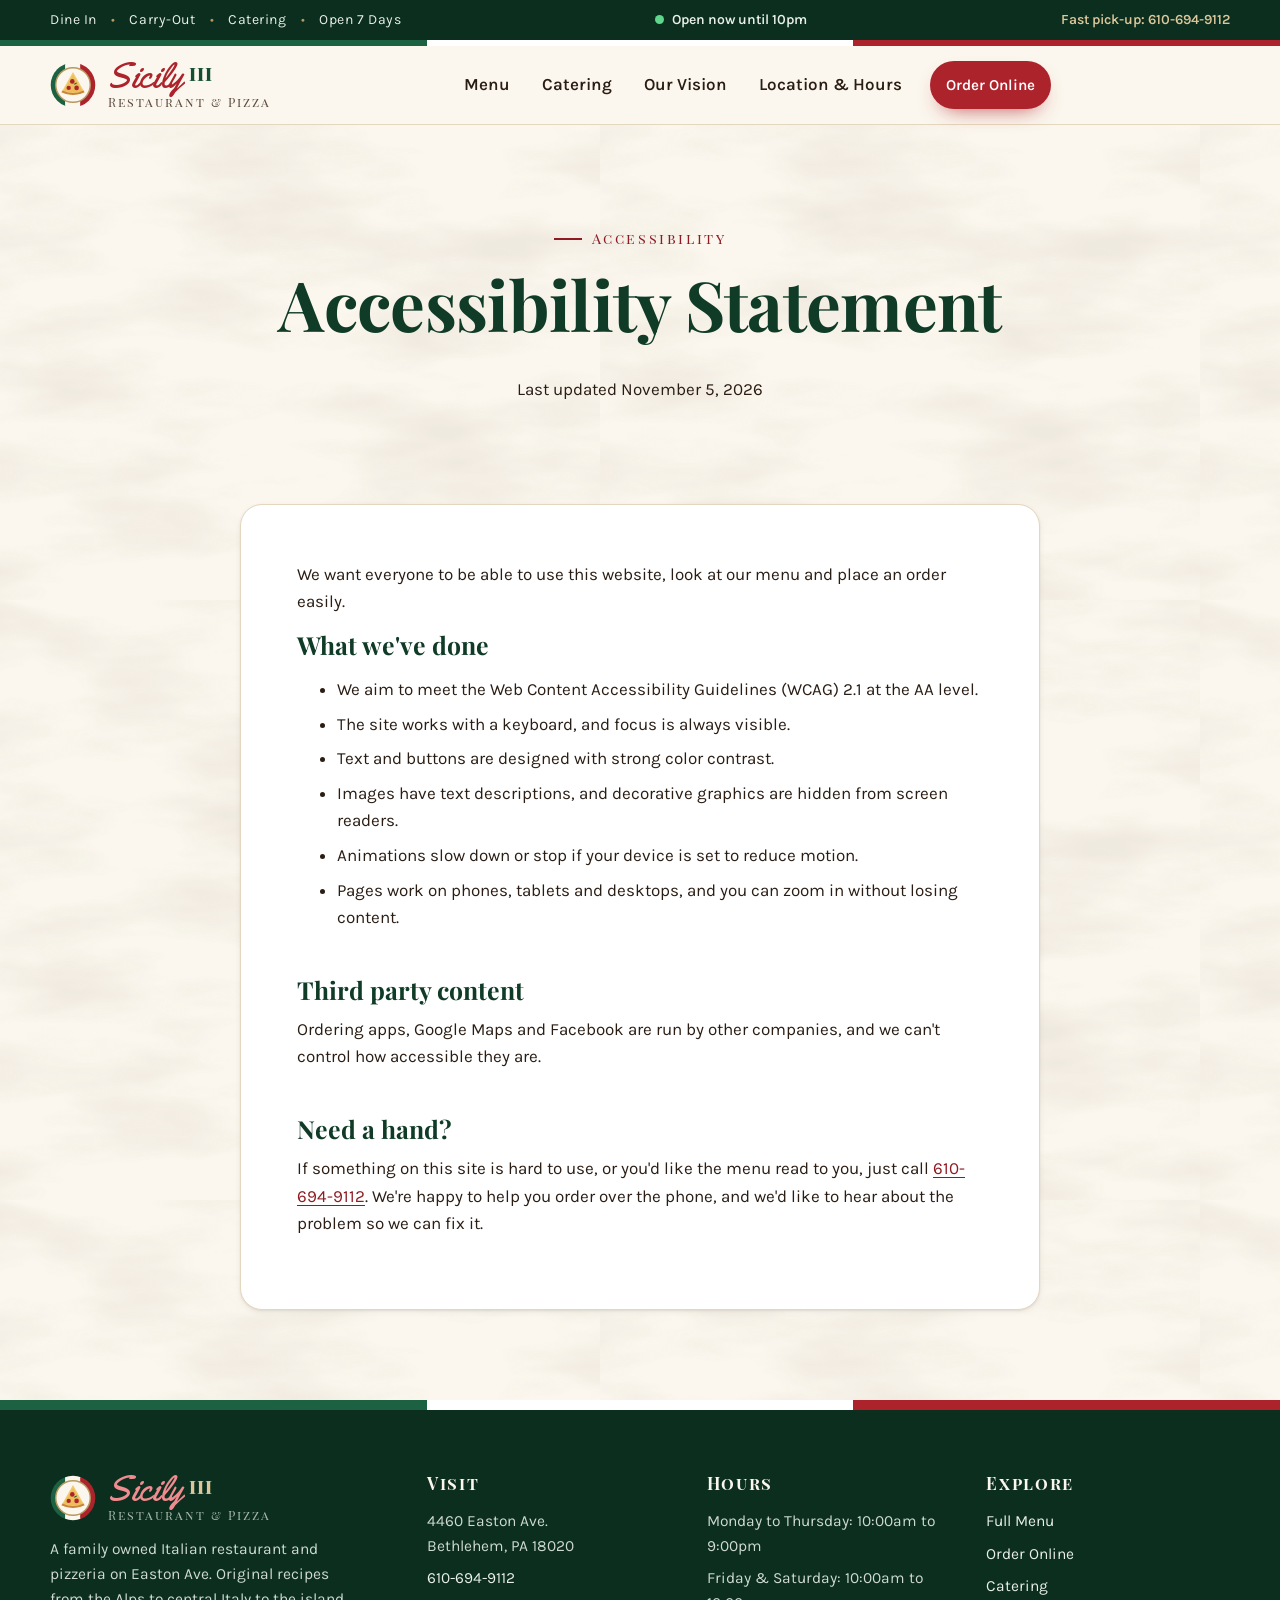
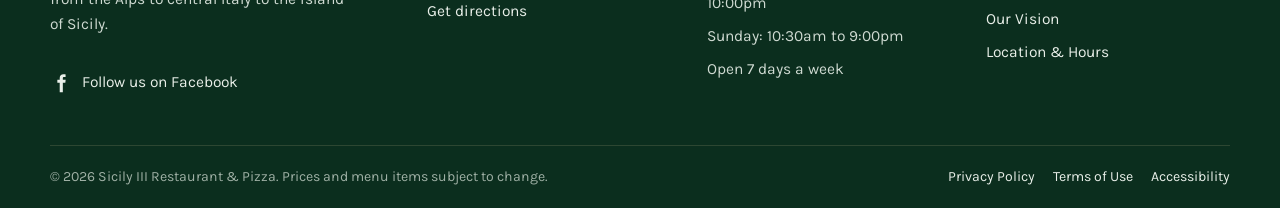
<file: accessibility.html>
<!doctype html>
<html lang="en" class="no-js">
<head>
<meta charset="utf-8">
<meta name="viewport" content="width=device-width, initial-scale=1">
<title>Accessibility | Sicily III Restaurant & Pizza</title>
<meta name="description" content="Our commitment to making the Sicily III website usable for everyone.">
<link rel="canonical" href="https://sicily-pizza.vercel.app/accessibility">
<meta name="theme-color" content="#0f3b27">
<meta name="format-detection" content="telephone=yes">
<meta property="og:type" content="website">
<meta property="og:site_name" content="Sicily III Restaurant &amp; Pizza">
<meta property="og:title" content="Accessibility | Sicily III Restaurant & Pizza">
<meta property="og:description" content="Our commitment to making the Sicily III website usable for everyone.">
<meta property="og:url" content="https://sicily-pizza.vercel.app/accessibility">
<meta property="og:image" content="https://sicily-pizza.vercel.app/assets/img/og.jpg">
<meta property="og:image:width" content="1200">
<meta property="og:image:height" content="630">
<meta name="twitter:card" content="summary_large_image">
<link rel="icon" href="/favicon.svg" type="image/svg+xml">
<link rel="apple-touch-icon" href="/apple-touch-icon.png">
<link rel="manifest" href="/site.webmanifest">
<link rel="preconnect" href="https://fonts.googleapis.com">
<link rel="preconnect" href="https://fonts.gstatic.com" crossorigin>
<link rel="stylesheet" href="https://fonts.googleapis.com/css2?family=Karla:wght@400;500;600;700;800&family=Playfair+Display:ital,wght@0,600;0,700;0,800;1,500&family=Playfair+Display+SC:wght@400;700&family=Yellowtail&display=swap">
<link rel="stylesheet" href="/assets/css/site.css?v=3">
<script src="/assets/js/site.js?v=3" defer></script>
</head>
<body>
<a class="skip" href="#main">Skip to content</a>
<div class="topbar"><div class="wrap">
<div class="topbar-tags"><span>Dine In</span><span>Carry-Out</span><span>Catering</span><span>Open 7 Days</span></div>
<span class="status" data-status aria-live="polite"><span class="status-dot" aria-hidden="true"></span><span data-status-text>Open 7 days a week</span></span>
<a href="tel:+16106949112">Fast pick-up: 610-694-9112</a>
</div></div>
<div class="tricolore" aria-hidden="true"></div>
<header class="site-header"><div class="wrap header-row">
<a class="brand" href="/" aria-label="Sicily III Restaurant and Pizza, home"><svg class="brand-mark" viewBox="0 0 64 64" aria-hidden="true" focusable="false">
<defs><clipPath id="mc"><circle cx="32" cy="32" r="31"/></clipPath></defs>
<g clip-path="url(#mc)"><rect width="22" height="64" fill="#1c6142"/><rect x="21" width="22" height="64" fill="#fbf7ee"/><rect x="42" width="22" height="64" fill="#ad232b"/></g>
<circle cx="32" cy="32" r="24" fill="#fbf7ee" stroke="#b8995f" stroke-width="2"/>
<path d="M32 14 L48 42 Q32 50 16 42 Z" fill="#f2c96b"/>
<path d="M16 42 Q32 50 48 42 L46.5 39.5 Q32 46.5 17.5 39.5 Z" fill="#c9833d"/>
<path d="M32 18 L44.5 39.5 Q32 45 19.5 39.5 Z" fill="#e8b24d" opacity=".55"/>
<circle cx="31" cy="27" r="3.2" fill="#ad232b"/><circle cx="26" cy="36" r="3" fill="#ad232b"/><circle cx="37" cy="36" r="3.2" fill="#ad232b"/>
<path d="M33 31 q2-3 5-2 q-2 3-5 2z" fill="#1c6142"/></svg><span class="brand-words"><span class="brand-name">Sicily<b>III</b></span><span class="brand-sub">Restaurant &amp; Pizza</span></span></a>
<button class="menu-toggle" type="button" aria-expanded="false" aria-controls="site-nav" aria-label="Open menu"><svg viewBox="0 0 24 24" fill="none" stroke="currentColor" stroke-width="2" stroke-linecap="round" stroke-linejoin="round" aria-hidden="true" focusable="false"><path d="M4 6h16M4 12h16M4 18h16"/></svg></button>
<nav class="nav" id="site-nav" aria-label="Main"><a href="/menu">Menu</a><a href="/catering">Catering</a><a href="/our-vision">Our Vision</a><a href="/visit">Location &amp; Hours</a><a class="btn btn-red btn-sm nav-cta" href="/#order">Order Online</a></nav>
<div class="nav-backdrop" aria-hidden="true"></div>
</div></header>
<main id="main"><section class="page-hero"><div class="wrap"><span class="eyebrow">Accessibility</span><h1>Accessibility Statement</h1><p class="updated">Last updated November 5, 2026</p></div></section>
<div class="wrap legal"><div class="legal-card">
<p>We want everyone to be able to use this website, look at our menu and place an order easily.</p>
<h2>What we've done</h2>
<ul>
<li>We aim to meet the Web Content Accessibility Guidelines (WCAG) 2.1 at the AA level.</li>
<li>The site works with a keyboard, and focus is always visible.</li>
<li>Text and buttons are designed with strong color contrast.</li>
<li>Images have text descriptions, and decorative graphics are hidden from screen readers.</li>
<li>Animations slow down or stop if your device is set to reduce motion.</li>
<li>Pages work on phones, tablets and desktops, and you can zoom in without losing content.</li>
</ul>
<h2>Third party content</h2>
<p>Ordering apps, Google Maps and Facebook are run by other companies, and we can't control how accessible they are.</p>
<h2>Need a hand?</h2>
<p>If something on this site is hard to use, or you'd like the menu read to you, just call <a href="tel:+16106949112">610-694-9112</a>. We're happy to help you order over the phone, and we'd like to hear about the problem so we can fix it.</p></div></div></main><footer class="site-footer">
<div class="tricolore thick" aria-hidden="true"></div>
<div class="wrap footer-grid">
<div class="footer-brand"><a class="brand" href="/" aria-label="Sicily III Restaurant and Pizza, home"><svg class="brand-mark" viewBox="0 0 64 64" aria-hidden="true" focusable="false">
<defs><clipPath id="fc"><circle cx="32" cy="32" r="31"/></clipPath></defs>
<g clip-path="url(#fc)"><rect width="22" height="64" fill="#1c6142"/><rect x="21" width="22" height="64" fill="#fbf7ee"/><rect x="42" width="22" height="64" fill="#ad232b"/></g>
<circle cx="32" cy="32" r="24" fill="#fbf7ee" stroke="#b8995f" stroke-width="2"/>
<path d="M32 14 L48 42 Q32 50 16 42 Z" fill="#f2c96b"/>
<path d="M16 42 Q32 50 48 42 L46.5 39.5 Q32 46.5 17.5 39.5 Z" fill="#c9833d"/>
<path d="M32 18 L44.5 39.5 Q32 45 19.5 39.5 Z" fill="#e8b24d" opacity=".55"/>
<circle cx="31" cy="27" r="3.2" fill="#ad232b"/><circle cx="26" cy="36" r="3" fill="#ad232b"/><circle cx="37" cy="36" r="3.2" fill="#ad232b"/>
<path d="M33 31 q2-3 5-2 q-2 3-5 2z" fill="#1c6142"/></svg><span class="brand-words"><span class="brand-name">Sicily<b>III</b></span><span class="brand-sub">Restaurant &amp; Pizza</span></span></a>
<p>A family owned Italian restaurant and pizzeria on Easton Ave. Original recipes from the Alps to central Italy to the island of Sicily.</p>
<a class="social" href="https://www.facebook.com/sicily3" rel="noopener" target="_blank"><svg viewBox="0 0 24 24" fill="currentColor" aria-hidden="true"><path d="M14 8.5V6.8c0-.8.2-1.3 1.4-1.3H17V2.6c-.3 0-1.3-.1-2.4-.1-2.4 0-4 1.4-4 4.1v1.9H8v3.2h2.6V22H14v-10.3h2.7l.4-3.2z"/></svg><span>Follow us on Facebook</span><span class="sr-only">(opens in a new tab)</span></a></div>
<div><h3>Visit</h3><ul><li>4460 Easton Ave.<br>Bethlehem, PA 18020</li><li><a href="tel:+16106949112">610-694-9112</a></li><li><a href="https://www.google.com/maps/dir/?api=1&destination=4460+Easton+Ave,+Bethlehem,+PA+18020" rel="noopener" target="_blank">Get directions<span class="sr-only"> (opens in a new tab)</span></a></li></ul></div>
<div><h3>Hours</h3><ul><li>Monday to Thursday: 10:00am to 9:00pm</li><li>Friday & Saturday: 10:00am to 10:00pm</li><li>Sunday: 10:30am to 9:00pm</li><li>Open 7 days a week</li></ul></div>
<div><h3>Explore</h3><ul><li><a href="/menu">Full Menu</a></li><li><a href="/#order">Order Online</a></li><li><a href="/catering">Catering</a></li><li><a href="/our-vision">Our Vision</a></li><li><a href="/visit">Location &amp; Hours</a></li></ul></div>
</div>
<div class="wrap footer-bottom"><span>&copy; <span data-year>2026</span> Sicily III Restaurant &amp; Pizza. Prices and menu items subject to change.</span>
<nav aria-label="Legal"><a href="/privacy">Privacy Policy</a><a href="/terms">Terms of Use</a><a href="/accessibility">Accessibility</a></nav></div>
</footer>
<div class="mobile-bar"><a class="btn btn-red" href="tel:+16106949112"><svg viewBox="0 0 24 24" fill="none" stroke="currentColor" stroke-width="2" stroke-linecap="round" stroke-linejoin="round" aria-hidden="true" focusable="false"><path d="M22 16.9v3a2 2 0 0 1-2.2 2 19.8 19.8 0 0 1-8.6-3.1 19.5 19.5 0 0 1-6-6A19.8 19.8 0 0 1 2.1 4.2 2 2 0 0 1 4.1 2h3a2 2 0 0 1 2 1.7c.1.9.4 1.8.7 2.7a2 2 0 0 1-.5 2.1L8 9.8a16 16 0 0 0 6 6l1.3-1.3a2 2 0 0 1 2.1-.4c.9.3 1.8.6 2.7.7a2 2 0 0 1 1.7 2z"/></svg>Call to order</a><a class="btn btn-green" href="/#order"><svg viewBox="0 0 24 24" fill="none" stroke="currentColor" stroke-width="2" stroke-linecap="round" stroke-linejoin="round" aria-hidden="true" focusable="false"><path d="M6 2 3 6v14a2 2 0 0 0 2 2h14a2 2 0 0 0 2-2V6l-3-4zM3 6h18M16 10a4 4 0 0 1-8 0"/></svg>Order online</a></div>
</body>
</html>
</file>
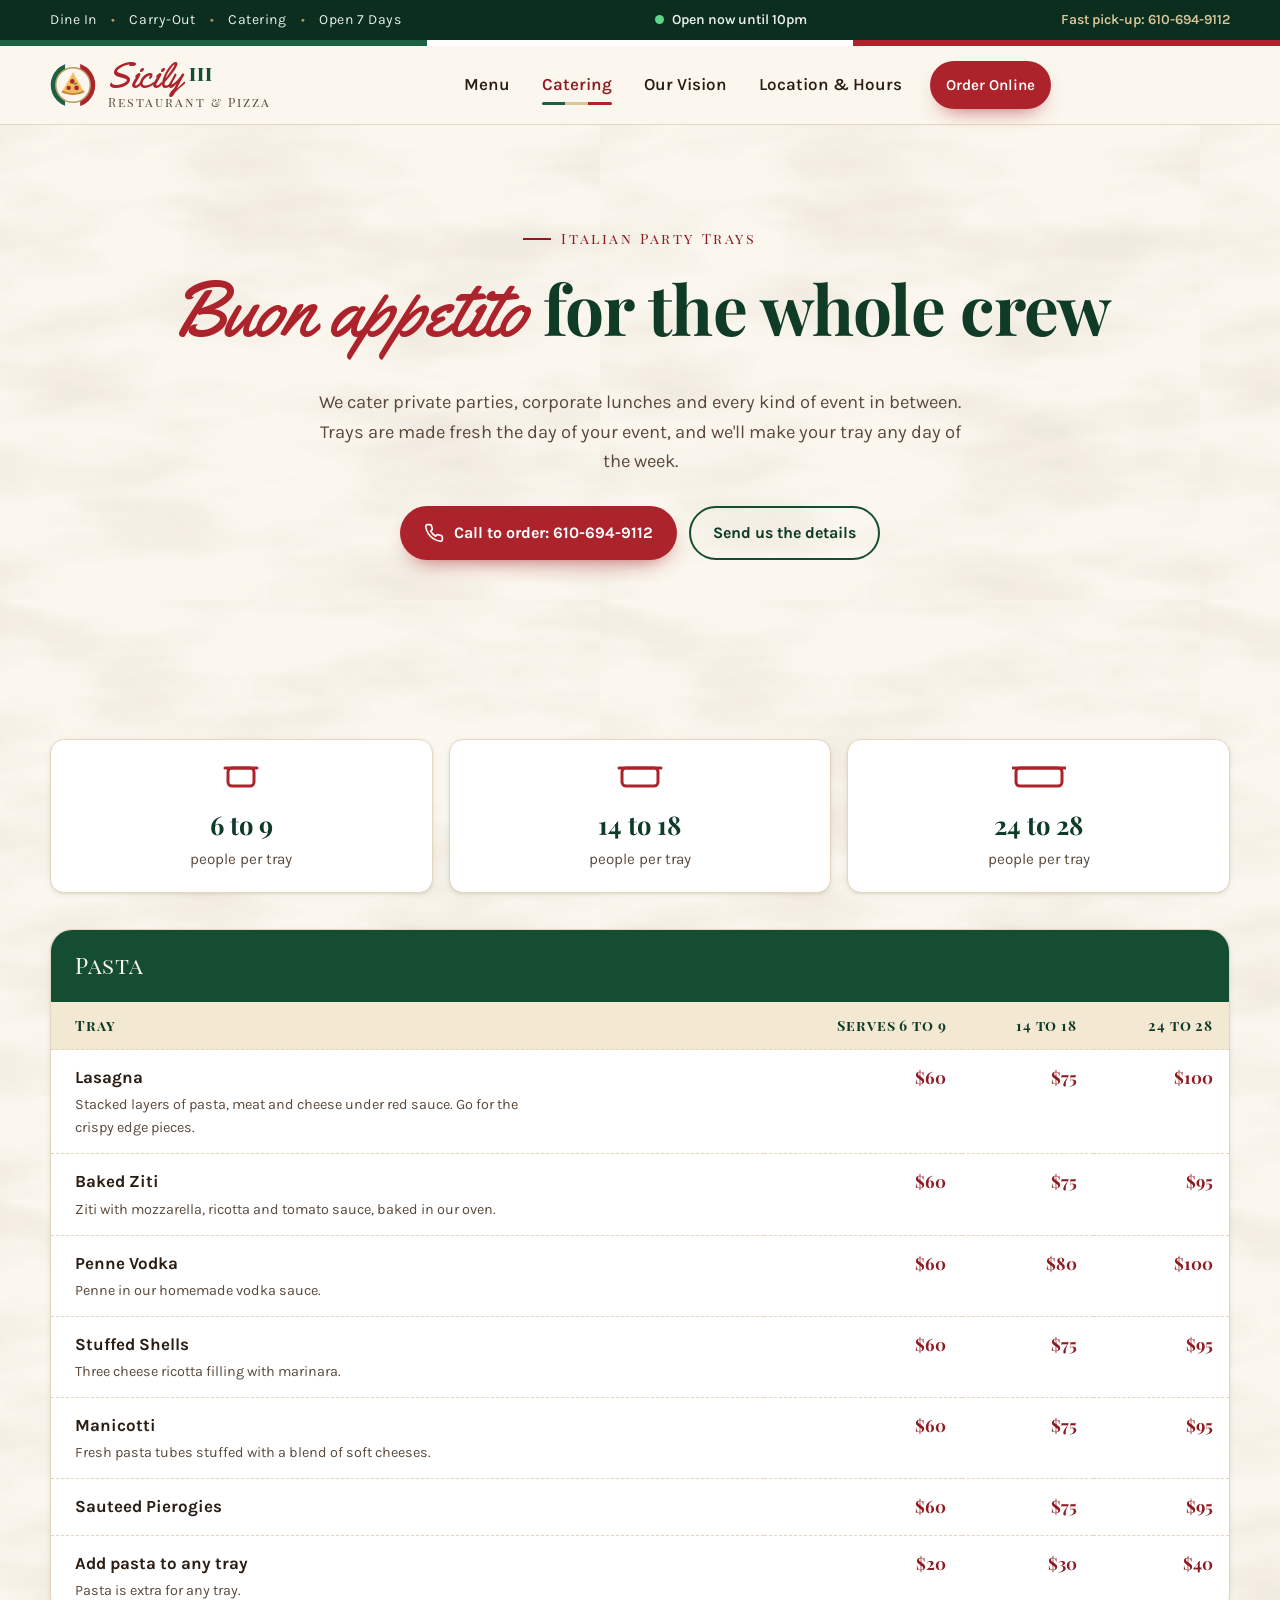
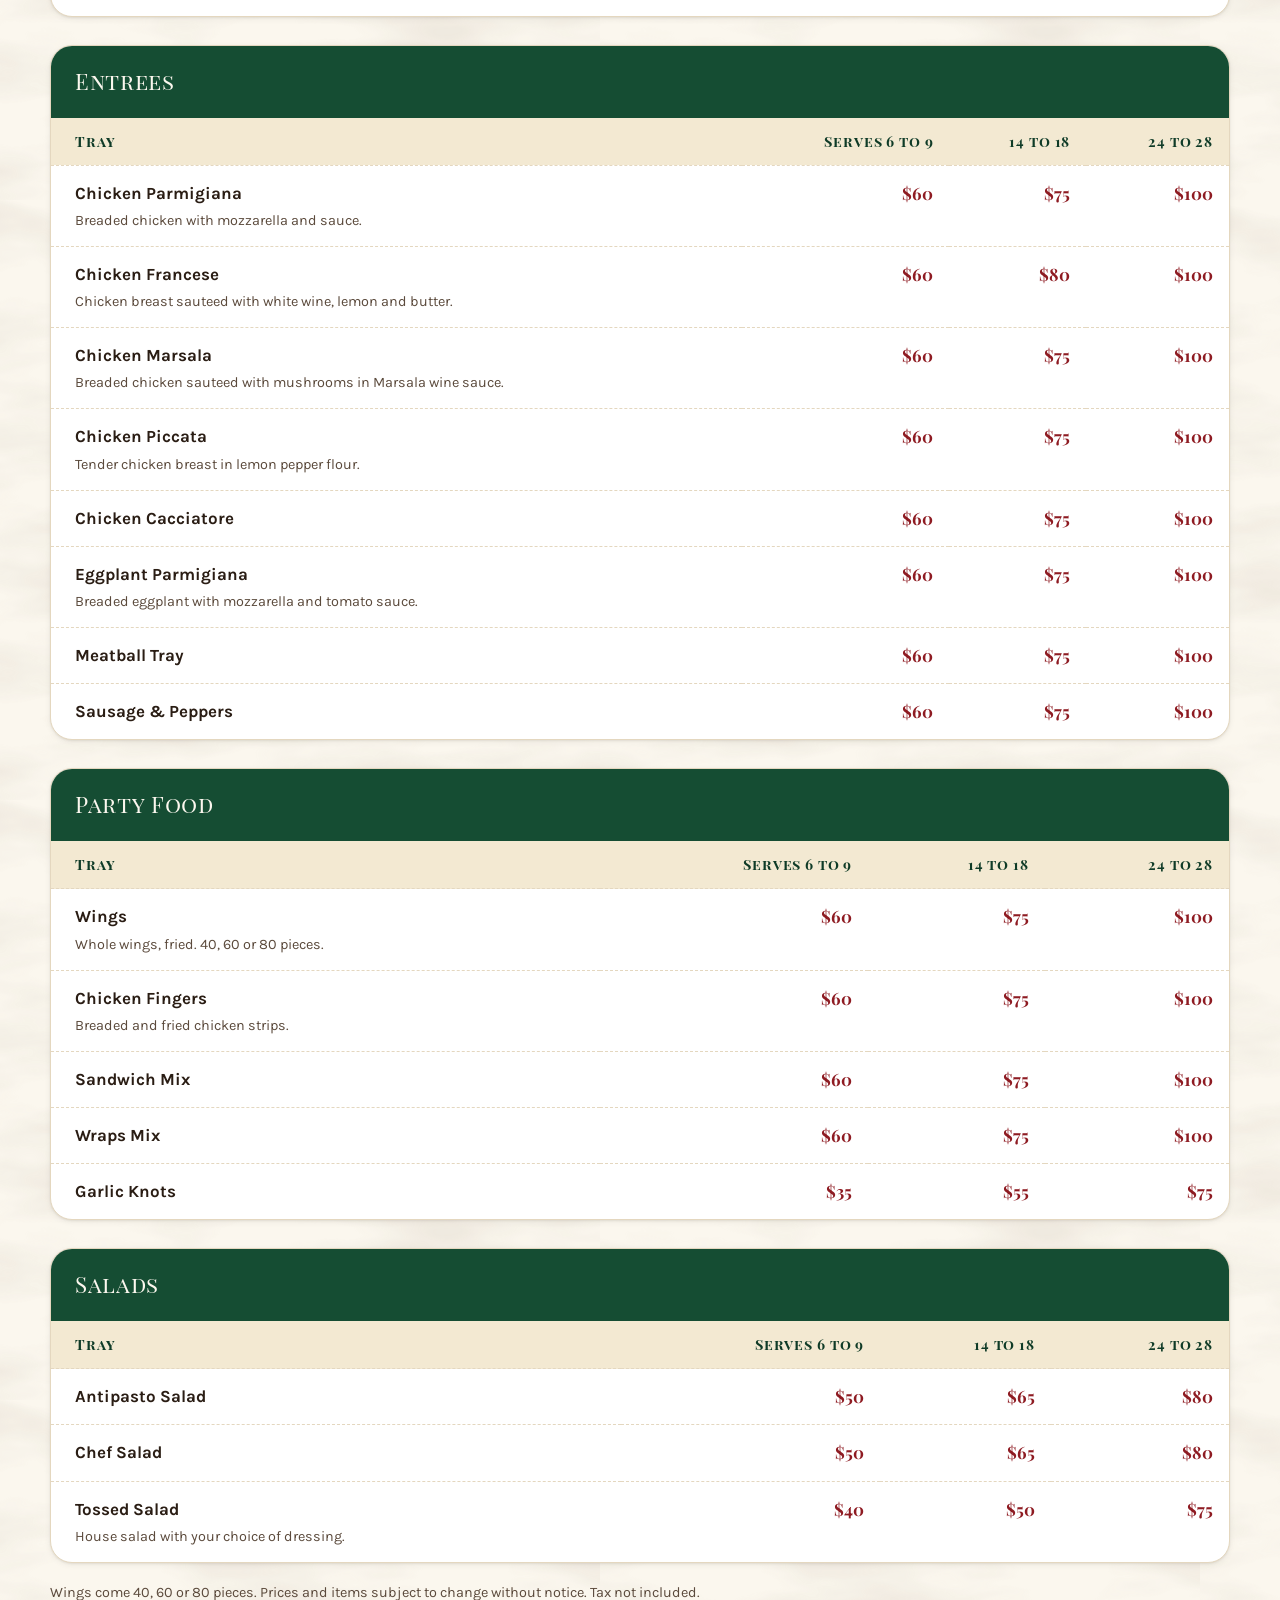
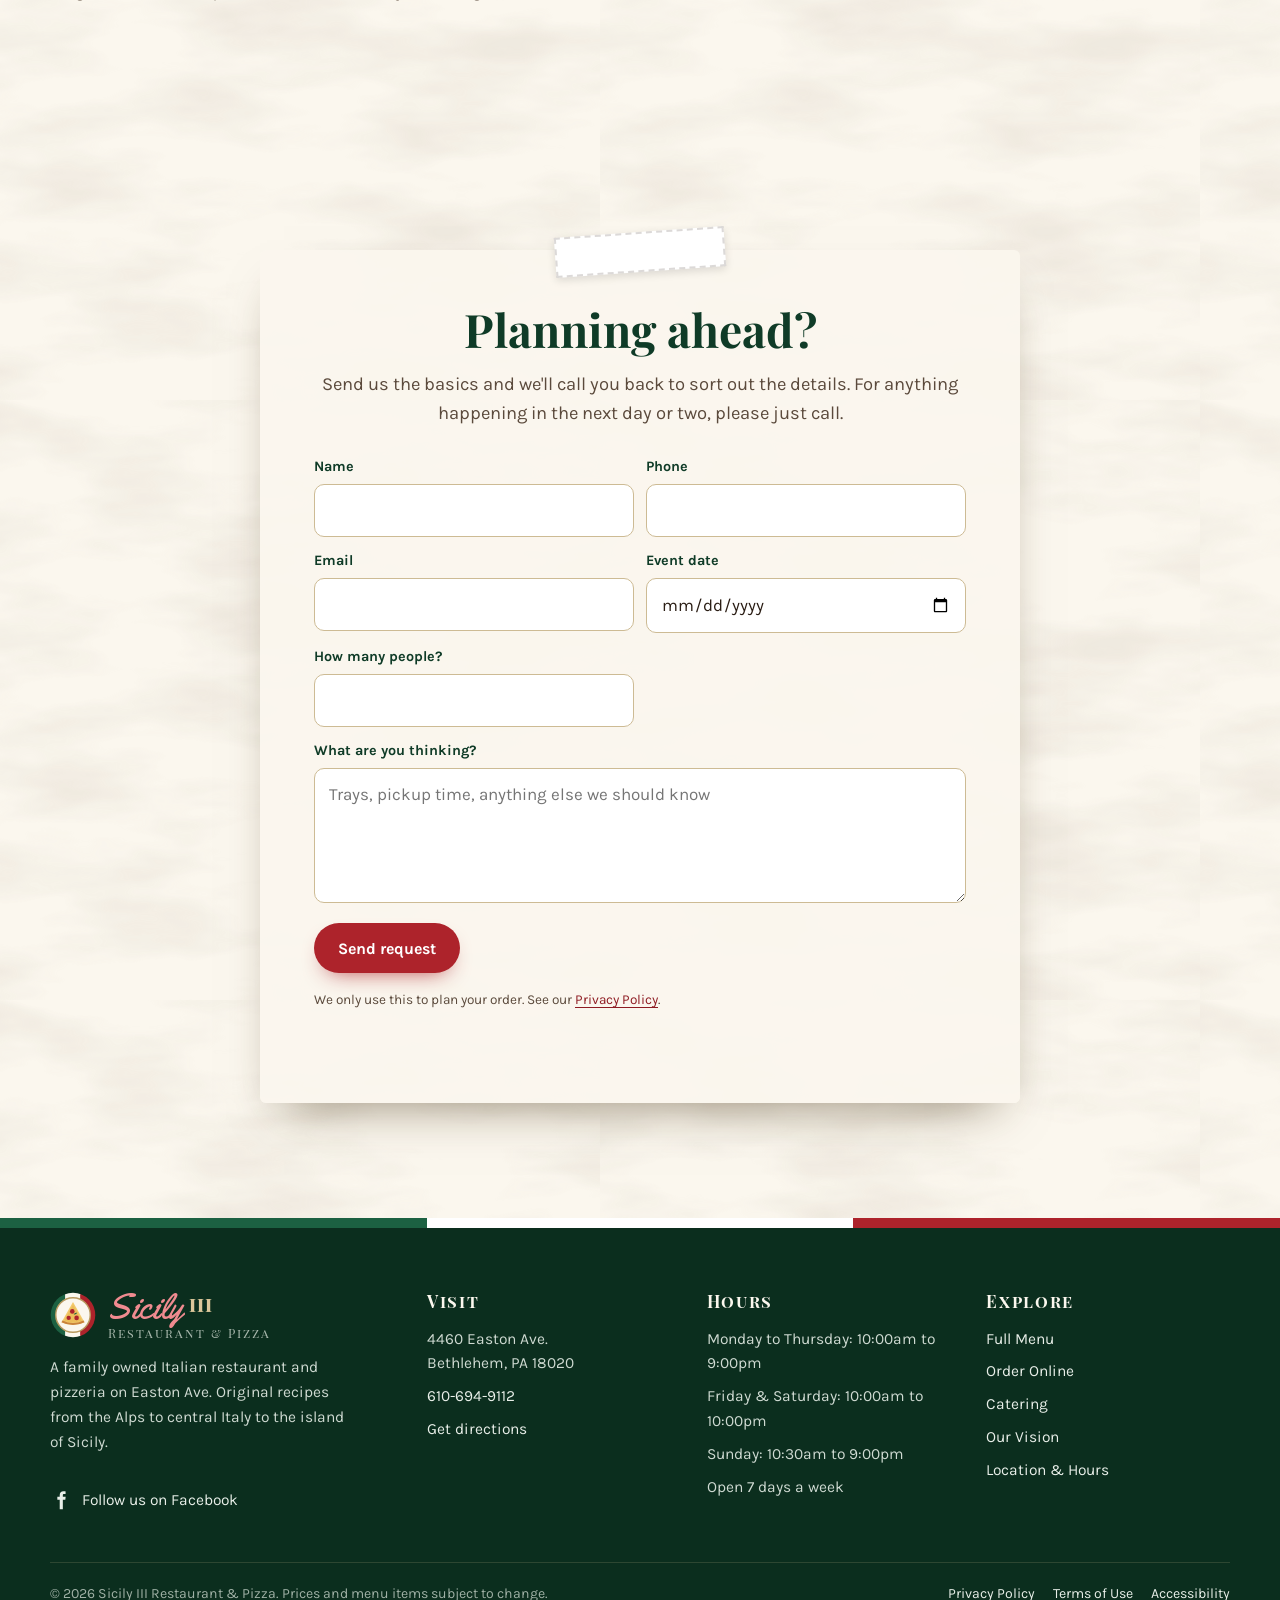
<file: catering.html>
<!doctype html>
<html lang="en" class="no-js">
<head>
<meta charset="utf-8">
<meta name="viewport" content="width=device-width, initial-scale=1">
<title>Catering & Party Trays | Sicily III, Bethlehem PA</title>
<meta name="description" content="Italian party trays from Sicily III in Bethlehem: lasagna, baked ziti, penne vodka, chicken parm, wings and more. Trays serve 6 to 28 and start at $35.">
<link rel="canonical" href="https://sicily-pizza.vercel.app/catering">
<meta name="theme-color" content="#0f3b27">
<meta name="format-detection" content="telephone=yes">
<meta property="og:type" content="website">
<meta property="og:site_name" content="Sicily III Restaurant &amp; Pizza">
<meta property="og:title" content="Catering & Party Trays | Sicily III, Bethlehem PA">
<meta property="og:description" content="Italian party trays from Sicily III in Bethlehem: lasagna, baked ziti, penne vodka, chicken parm, wings and more. Trays serve 6 to 28 and start at $35.">
<meta property="og:url" content="https://sicily-pizza.vercel.app/catering">
<meta property="og:image" content="https://sicily-pizza.vercel.app/assets/img/og.jpg">
<meta property="og:image:width" content="1200">
<meta property="og:image:height" content="630">
<meta name="twitter:card" content="summary_large_image">
<link rel="icon" href="/favicon.svg" type="image/svg+xml">
<link rel="apple-touch-icon" href="/apple-touch-icon.png">
<link rel="manifest" href="/site.webmanifest">
<link rel="preconnect" href="https://fonts.googleapis.com">
<link rel="preconnect" href="https://fonts.gstatic.com" crossorigin>
<link rel="stylesheet" href="https://fonts.googleapis.com/css2?family=Karla:wght@400;500;600;700;800&family=Playfair+Display:ital,wght@0,600;0,700;0,800;1,500&family=Playfair+Display+SC:wght@400;700&family=Yellowtail&display=swap">
<link rel="stylesheet" href="/assets/css/site.css?v=3">
<script src="/assets/js/site.js?v=3" defer></script>
</head>
<body>
<a class="skip" href="#main">Skip to content</a>
<div class="topbar"><div class="wrap">
<div class="topbar-tags"><span>Dine In</span><span>Carry-Out</span><span>Catering</span><span>Open 7 Days</span></div>
<span class="status" data-status aria-live="polite"><span class="status-dot" aria-hidden="true"></span><span data-status-text>Open 7 days a week</span></span>
<a href="tel:+16106949112">Fast pick-up: 610-694-9112</a>
</div></div>
<div class="tricolore" aria-hidden="true"></div>
<header class="site-header"><div class="wrap header-row">
<a class="brand" href="/" aria-label="Sicily III Restaurant and Pizza, home"><svg class="brand-mark" viewBox="0 0 64 64" aria-hidden="true" focusable="false">
<defs><clipPath id="mc"><circle cx="32" cy="32" r="31"/></clipPath></defs>
<g clip-path="url(#mc)"><rect width="22" height="64" fill="#1c6142"/><rect x="21" width="22" height="64" fill="#fbf7ee"/><rect x="42" width="22" height="64" fill="#ad232b"/></g>
<circle cx="32" cy="32" r="24" fill="#fbf7ee" stroke="#b8995f" stroke-width="2"/>
<path d="M32 14 L48 42 Q32 50 16 42 Z" fill="#f2c96b"/>
<path d="M16 42 Q32 50 48 42 L46.5 39.5 Q32 46.5 17.5 39.5 Z" fill="#c9833d"/>
<path d="M32 18 L44.5 39.5 Q32 45 19.5 39.5 Z" fill="#e8b24d" opacity=".55"/>
<circle cx="31" cy="27" r="3.2" fill="#ad232b"/><circle cx="26" cy="36" r="3" fill="#ad232b"/><circle cx="37" cy="36" r="3.2" fill="#ad232b"/>
<path d="M33 31 q2-3 5-2 q-2 3-5 2z" fill="#1c6142"/></svg><span class="brand-words"><span class="brand-name">Sicily<b>III</b></span><span class="brand-sub">Restaurant &amp; Pizza</span></span></a>
<button class="menu-toggle" type="button" aria-expanded="false" aria-controls="site-nav" aria-label="Open menu"><svg viewBox="0 0 24 24" fill="none" stroke="currentColor" stroke-width="2" stroke-linecap="round" stroke-linejoin="round" aria-hidden="true" focusable="false"><path d="M4 6h16M4 12h16M4 18h16"/></svg></button>
<nav class="nav" id="site-nav" aria-label="Main"><a href="/menu">Menu</a><a href="/catering" aria-current="page">Catering</a><a href="/our-vision">Our Vision</a><a href="/visit">Location &amp; Hours</a><a class="btn btn-red btn-sm nav-cta" href="/#order">Order Online</a></nav>
<div class="nav-backdrop" aria-hidden="true"></div>
</div></header>
<main id="main">
<section class="page-hero"><div class="wrap">
<span class="eyebrow">Italian Party Trays</span>
<h1><span class="script">Buon appetito</span> for the whole crew</h1>
<p class="lede">We cater private parties, corporate lunches and every kind of event in between. Trays are made fresh the day of your event, and we'll make your tray any day of the week.</p>
<div class="hero-actions"><a class="btn btn-red" href="tel:+16106949112"><svg viewBox="0 0 24 24" fill="none" stroke="currentColor" stroke-width="2" stroke-linecap="round" stroke-linejoin="round" aria-hidden="true" focusable="false"><path d="M22 16.9v3a2 2 0 0 1-2.2 2 19.8 19.8 0 0 1-8.6-3.1 19.5 19.5 0 0 1-6-6A19.8 19.8 0 0 1 2.1 4.2 2 2 0 0 1 4.1 2h3a2 2 0 0 1 2 1.7c.1.9.4 1.8.7 2.7a2 2 0 0 1-.5 2.1L8 9.8a16 16 0 0 0 6 6l1.3-1.3a2 2 0 0 1 2.1-.4c.9.3 1.8.6 2.7.7a2 2 0 0 1 1.7 2z"/></svg>Call to order: 610-694-9112</a><a class="btn btn-ghost" href="#request">Send us the details</a></div>
</div></section>
<section class="section" aria-labelledby="sizes-title"><div class="wrap">
<h2 class="sr-only" id="sizes-title">Tray sizes</h2>
<div class="size-key reveal">
<div><svg viewBox="0 0 54 34" aria-hidden="true"><rect x="14.0" y="8" width="26" height="18" rx="4" fill="none" stroke="currentColor" stroke-width="3"/><path d="M11.0 8h32" stroke="currentColor" stroke-width="3" stroke-linecap="round"/></svg><b>6 to 9</b><span>people per tray</span></div>
<div><svg viewBox="0 0 54 34" aria-hidden="true"><rect x="9.0" y="8" width="36" height="18" rx="4" fill="none" stroke="currentColor" stroke-width="3"/><path d="M6.0 8h42" stroke="currentColor" stroke-width="3" stroke-linecap="round"/></svg><b>14 to 18</b><span>people per tray</span></div>
<div><svg viewBox="0 0 54 34" aria-hidden="true"><rect x="4.0" y="8" width="46" height="18" rx="4" fill="none" stroke="currentColor" stroke-width="3"/><path d="M1.0 8h52" stroke="currentColor" stroke-width="3" stroke-linecap="round"/></svg><b>24 to 28</b><span>people per tray</span></div>
</div>
<div class="cater-groups"><div class="cater-table-wrap reveal"><table class="cater-table"><caption>Pasta</caption>
<thead><tr><th scope="col">Tray</th><th scope="col">Serves 6 to 9</th><th scope="col">14 to 18</th><th scope="col">24 to 28</th></tr></thead>
<tbody><tr><th scope="row">Lasagna<small>Stacked layers of pasta, meat and cheese under red sauce. Go for the crispy edge pieces.</small></th><td>$60</td><td>$75</td><td>$100</td></tr><tr><th scope="row">Baked Ziti<small>Ziti with mozzarella, ricotta and tomato sauce, baked in our oven.</small></th><td>$60</td><td>$75</td><td>$95</td></tr><tr><th scope="row">Penne Vodka<small>Penne in our homemade vodka sauce.</small></th><td>$60</td><td>$80</td><td>$100</td></tr><tr><th scope="row">Stuffed Shells<small>Three cheese ricotta filling with marinara.</small></th><td>$60</td><td>$75</td><td>$95</td></tr><tr><th scope="row">Manicotti<small>Fresh pasta tubes stuffed with a blend of soft cheeses.</small></th><td>$60</td><td>$75</td><td>$95</td></tr><tr><th scope="row">Sauteed Pierogies</th><td>$60</td><td>$75</td><td>$95</td></tr><tr><th scope="row">Add pasta to any tray<small>Pasta is extra for any tray.</small></th><td>$20</td><td>$30</td><td>$40</td></tr></tbody></table></div><div class="cater-table-wrap reveal"><table class="cater-table"><caption>Entrees</caption>
<thead><tr><th scope="col">Tray</th><th scope="col">Serves 6 to 9</th><th scope="col">14 to 18</th><th scope="col">24 to 28</th></tr></thead>
<tbody><tr><th scope="row">Chicken Parmigiana<small>Breaded chicken with mozzarella and sauce.</small></th><td>$60</td><td>$75</td><td>$100</td></tr><tr><th scope="row">Chicken Francese<small>Chicken breast sauteed with white wine, lemon and butter.</small></th><td>$60</td><td>$80</td><td>$100</td></tr><tr><th scope="row">Chicken Marsala<small>Breaded chicken sauteed with mushrooms in Marsala wine sauce.</small></th><td>$60</td><td>$75</td><td>$100</td></tr><tr><th scope="row">Chicken Piccata<small>Tender chicken breast in lemon pepper flour.</small></th><td>$60</td><td>$75</td><td>$100</td></tr><tr><th scope="row">Chicken Cacciatore</th><td>$60</td><td>$75</td><td>$100</td></tr><tr><th scope="row">Eggplant Parmigiana<small>Breaded eggplant with mozzarella and tomato sauce.</small></th><td>$60</td><td>$75</td><td>$100</td></tr><tr><th scope="row">Meatball Tray</th><td>$60</td><td>$75</td><td>$100</td></tr><tr><th scope="row">Sausage &amp; Peppers</th><td>$60</td><td>$75</td><td>$100</td></tr></tbody></table></div><div class="cater-table-wrap reveal"><table class="cater-table"><caption>Party Food</caption>
<thead><tr><th scope="col">Tray</th><th scope="col">Serves 6 to 9</th><th scope="col">14 to 18</th><th scope="col">24 to 28</th></tr></thead>
<tbody><tr><th scope="row">Wings<small>Whole wings, fried. 40, 60 or 80 pieces.</small></th><td>$60</td><td>$75</td><td>$100</td></tr><tr><th scope="row">Chicken Fingers<small>Breaded and fried chicken strips.</small></th><td>$60</td><td>$75</td><td>$100</td></tr><tr><th scope="row">Sandwich Mix</th><td>$60</td><td>$75</td><td>$100</td></tr><tr><th scope="row">Wraps Mix</th><td>$60</td><td>$75</td><td>$100</td></tr><tr><th scope="row">Garlic Knots</th><td>$35</td><td>$55</td><td>$75</td></tr></tbody></table></div><div class="cater-table-wrap reveal"><table class="cater-table"><caption>Salads</caption>
<thead><tr><th scope="col">Tray</th><th scope="col">Serves 6 to 9</th><th scope="col">14 to 18</th><th scope="col">24 to 28</th></tr></thead>
<tbody><tr><th scope="row">Antipasto Salad</th><td>$50</td><td>$65</td><td>$80</td></tr><tr><th scope="row">Chef Salad</th><td>$50</td><td>$65</td><td>$80</td></tr><tr><th scope="row">Tossed Salad<small>House salad with your choice of dressing.</small></th><td>$40</td><td>$50</td><td>$75</td></tr></tbody></table></div></div>
<p class="fine">Wings come 40, 60 or 80 pieces. Prices and items subject to change without notice. Tax not included.</p>
</div></section>
<section class="section" id="request" aria-labelledby="req-title"><div class="wrap">
<div class="note-card reveal">
<h2 id="req-title">Planning ahead?</h2>
<p class="lede">Send us the basics and we'll call you back to sort out the details. For anything happening in the next day or two, please just call.</p>
<form class="signup cater-form" data-web3 data-ok="Got it! We'll give you a call soon to talk it through." novalidate>
<input type="hidden" name="subject" value="New catering request from the Sicily III website">
<input type="hidden" name="from_name" value="Sicily III Website">
<input type="hidden" name="form" value="catering">
<div class="hp" aria-hidden="true"><label>Leave this empty <input type="checkbox" name="botcheck" tabindex="-1"></label></div>
<div class="field"><label for="c-name">Name</label><input id="c-name" name="name" autocomplete="name" required maxlength="80"></div>
<div class="field"><label for="c-phone">Phone</label><input id="c-phone" name="phone" type="tel" autocomplete="tel" inputmode="tel" required maxlength="30"></div>
<div class="field"><label for="c-email">Email</label><input id="c-email" name="email" type="email" autocomplete="email" required maxlength="120"></div>
<div class="field"><label for="c-date">Event date</label><input id="c-date" name="event_date" type="date" required></div>
<div class="field"><label for="c-guests">How many people?</label><input id="c-guests" name="guests" type="number" min="1" max="1000" inputmode="numeric"></div>
<div class="field full"><label for="c-msg">What are you thinking?</label><textarea id="c-msg" name="message" rows="4" maxlength="1500" placeholder="Trays, pickup time, anything else we should know"></textarea></div>
<button class="btn btn-red" type="submit">Send request</button>
<p class="consent">We only use this to plan your order. See our <a href="/privacy">Privacy Policy</a>.</p>
<p class="form-msg" role="status" aria-live="polite"></p>
</form></div></div></section></main><footer class="site-footer">
<div class="tricolore thick" aria-hidden="true"></div>
<div class="wrap footer-grid">
<div class="footer-brand"><a class="brand" href="/" aria-label="Sicily III Restaurant and Pizza, home"><svg class="brand-mark" viewBox="0 0 64 64" aria-hidden="true" focusable="false">
<defs><clipPath id="fc"><circle cx="32" cy="32" r="31"/></clipPath></defs>
<g clip-path="url(#fc)"><rect width="22" height="64" fill="#1c6142"/><rect x="21" width="22" height="64" fill="#fbf7ee"/><rect x="42" width="22" height="64" fill="#ad232b"/></g>
<circle cx="32" cy="32" r="24" fill="#fbf7ee" stroke="#b8995f" stroke-width="2"/>
<path d="M32 14 L48 42 Q32 50 16 42 Z" fill="#f2c96b"/>
<path d="M16 42 Q32 50 48 42 L46.5 39.5 Q32 46.5 17.5 39.5 Z" fill="#c9833d"/>
<path d="M32 18 L44.5 39.5 Q32 45 19.5 39.5 Z" fill="#e8b24d" opacity=".55"/>
<circle cx="31" cy="27" r="3.2" fill="#ad232b"/><circle cx="26" cy="36" r="3" fill="#ad232b"/><circle cx="37" cy="36" r="3.2" fill="#ad232b"/>
<path d="M33 31 q2-3 5-2 q-2 3-5 2z" fill="#1c6142"/></svg><span class="brand-words"><span class="brand-name">Sicily<b>III</b></span><span class="brand-sub">Restaurant &amp; Pizza</span></span></a>
<p>A family owned Italian restaurant and pizzeria on Easton Ave. Original recipes from the Alps to central Italy to the island of Sicily.</p>
<a class="social" href="https://www.facebook.com/sicily3" rel="noopener" target="_blank"><svg viewBox="0 0 24 24" fill="currentColor" aria-hidden="true"><path d="M14 8.5V6.8c0-.8.2-1.3 1.4-1.3H17V2.6c-.3 0-1.3-.1-2.4-.1-2.4 0-4 1.4-4 4.1v1.9H8v3.2h2.6V22H14v-10.3h2.7l.4-3.2z"/></svg><span>Follow us on Facebook</span><span class="sr-only">(opens in a new tab)</span></a></div>
<div><h3>Visit</h3><ul><li>4460 Easton Ave.<br>Bethlehem, PA 18020</li><li><a href="tel:+16106949112">610-694-9112</a></li><li><a href="https://www.google.com/maps/dir/?api=1&destination=4460+Easton+Ave,+Bethlehem,+PA+18020" rel="noopener" target="_blank">Get directions<span class="sr-only"> (opens in a new tab)</span></a></li></ul></div>
<div><h3>Hours</h3><ul><li>Monday to Thursday: 10:00am to 9:00pm</li><li>Friday & Saturday: 10:00am to 10:00pm</li><li>Sunday: 10:30am to 9:00pm</li><li>Open 7 days a week</li></ul></div>
<div><h3>Explore</h3><ul><li><a href="/menu">Full Menu</a></li><li><a href="/#order">Order Online</a></li><li><a href="/catering">Catering</a></li><li><a href="/our-vision">Our Vision</a></li><li><a href="/visit">Location &amp; Hours</a></li></ul></div>
</div>
<div class="wrap footer-bottom"><span>&copy; <span data-year>2026</span> Sicily III Restaurant &amp; Pizza. Prices and menu items subject to change.</span>
<nav aria-label="Legal"><a href="/privacy">Privacy Policy</a><a href="/terms">Terms of Use</a><a href="/accessibility">Accessibility</a></nav></div>
</footer>
<div class="mobile-bar"><a class="btn btn-red" href="tel:+16106949112"><svg viewBox="0 0 24 24" fill="none" stroke="currentColor" stroke-width="2" stroke-linecap="round" stroke-linejoin="round" aria-hidden="true" focusable="false"><path d="M22 16.9v3a2 2 0 0 1-2.2 2 19.8 19.8 0 0 1-8.6-3.1 19.5 19.5 0 0 1-6-6A19.8 19.8 0 0 1 2.1 4.2 2 2 0 0 1 4.1 2h3a2 2 0 0 1 2 1.7c.1.9.4 1.8.7 2.7a2 2 0 0 1-.5 2.1L8 9.8a16 16 0 0 0 6 6l1.3-1.3a2 2 0 0 1 2.1-.4c.9.3 1.8.6 2.7.7a2 2 0 0 1 1.7 2z"/></svg>Call to order</a><a class="btn btn-green" href="/#order"><svg viewBox="0 0 24 24" fill="none" stroke="currentColor" stroke-width="2" stroke-linecap="round" stroke-linejoin="round" aria-hidden="true" focusable="false"><path d="M6 2 3 6v14a2 2 0 0 0 2 2h14a2 2 0 0 0 2-2V6l-3-4zM3 6h18M16 10a4 4 0 0 1-8 0"/></svg>Order online</a></div>
</body>
</html>
</file>
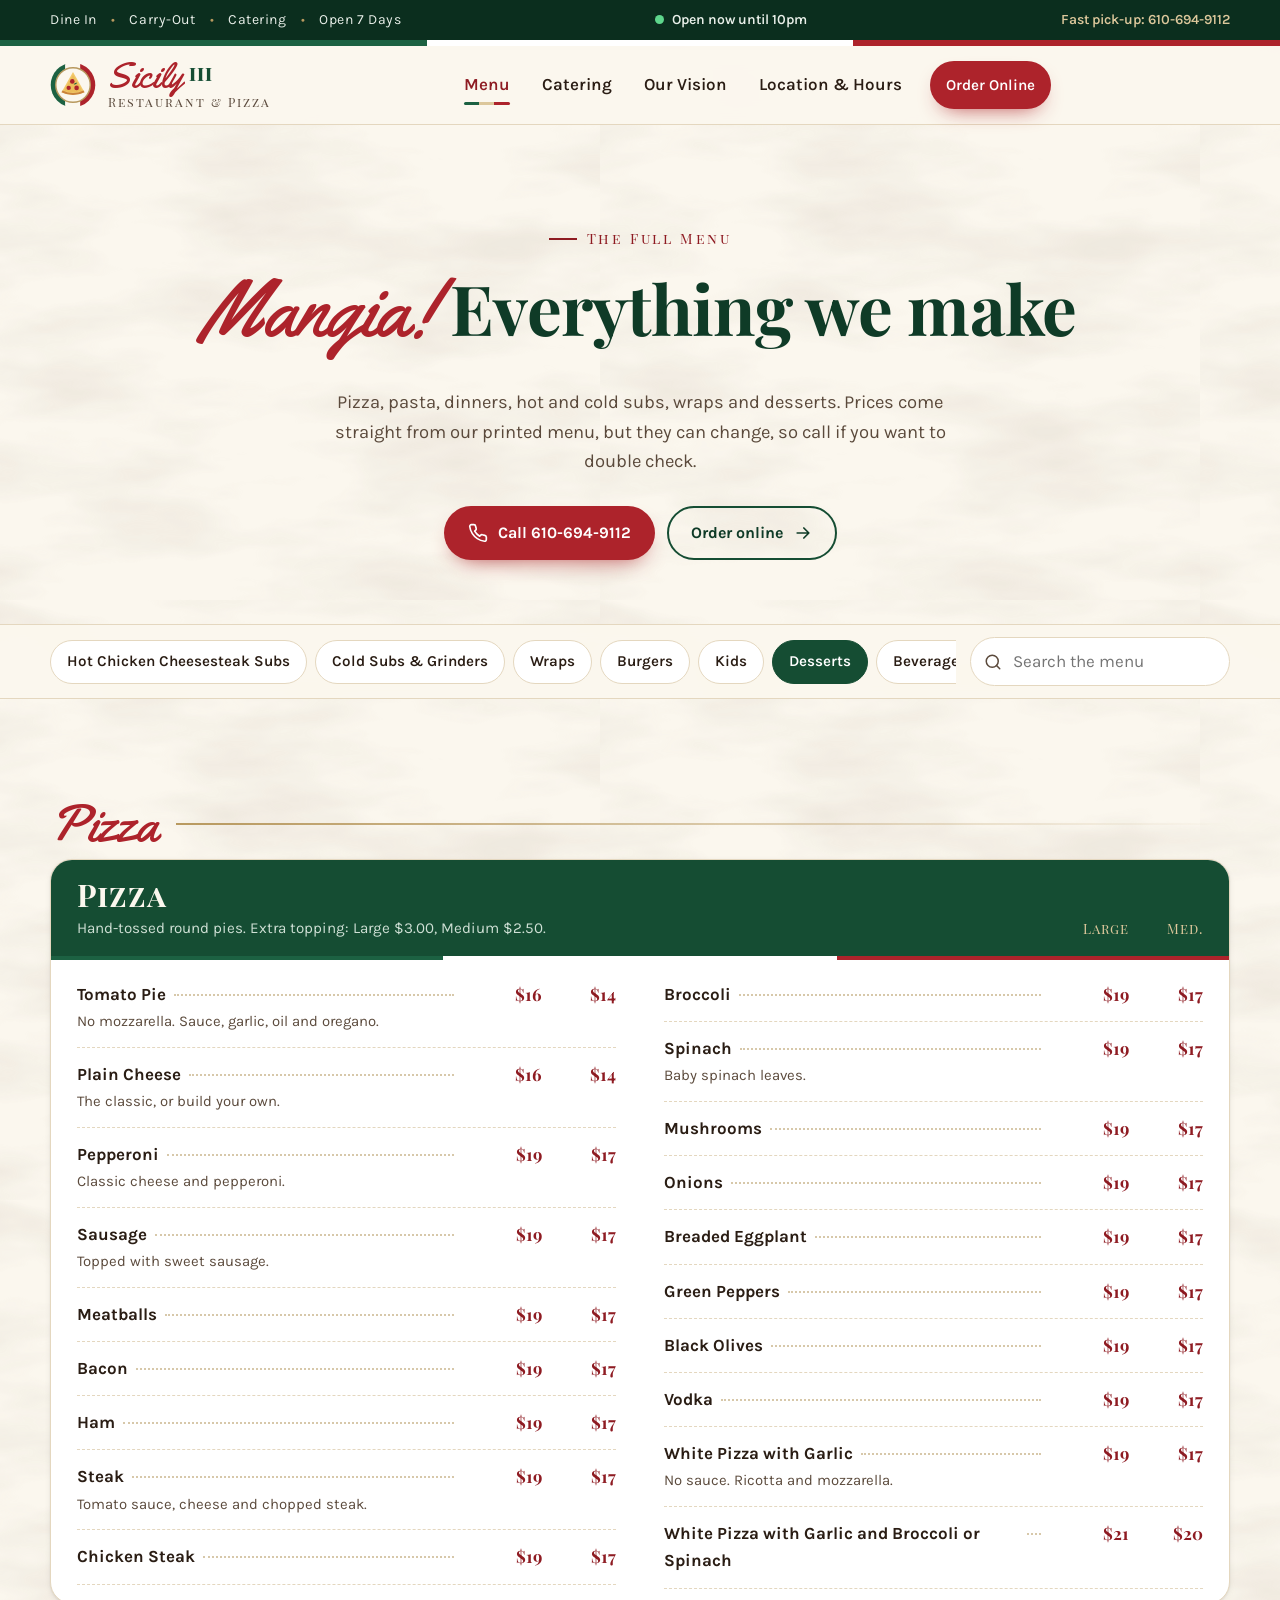
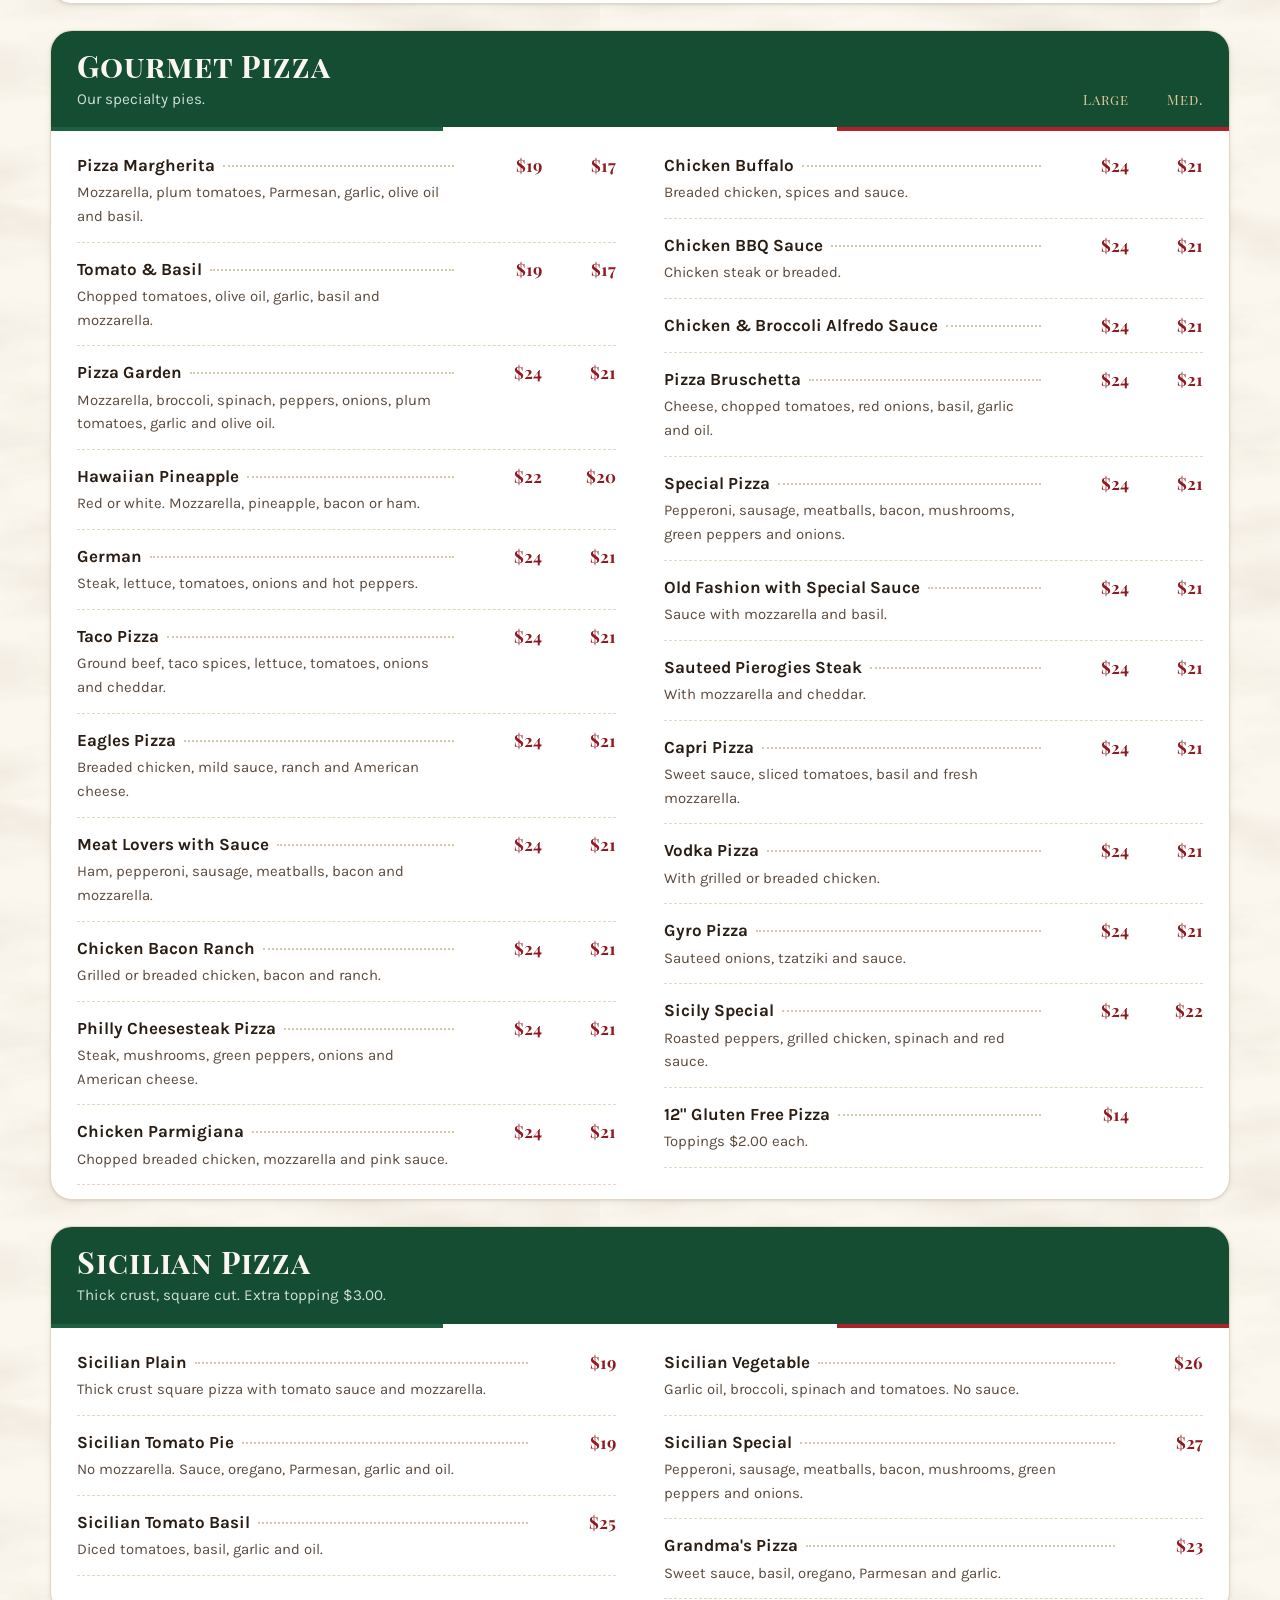
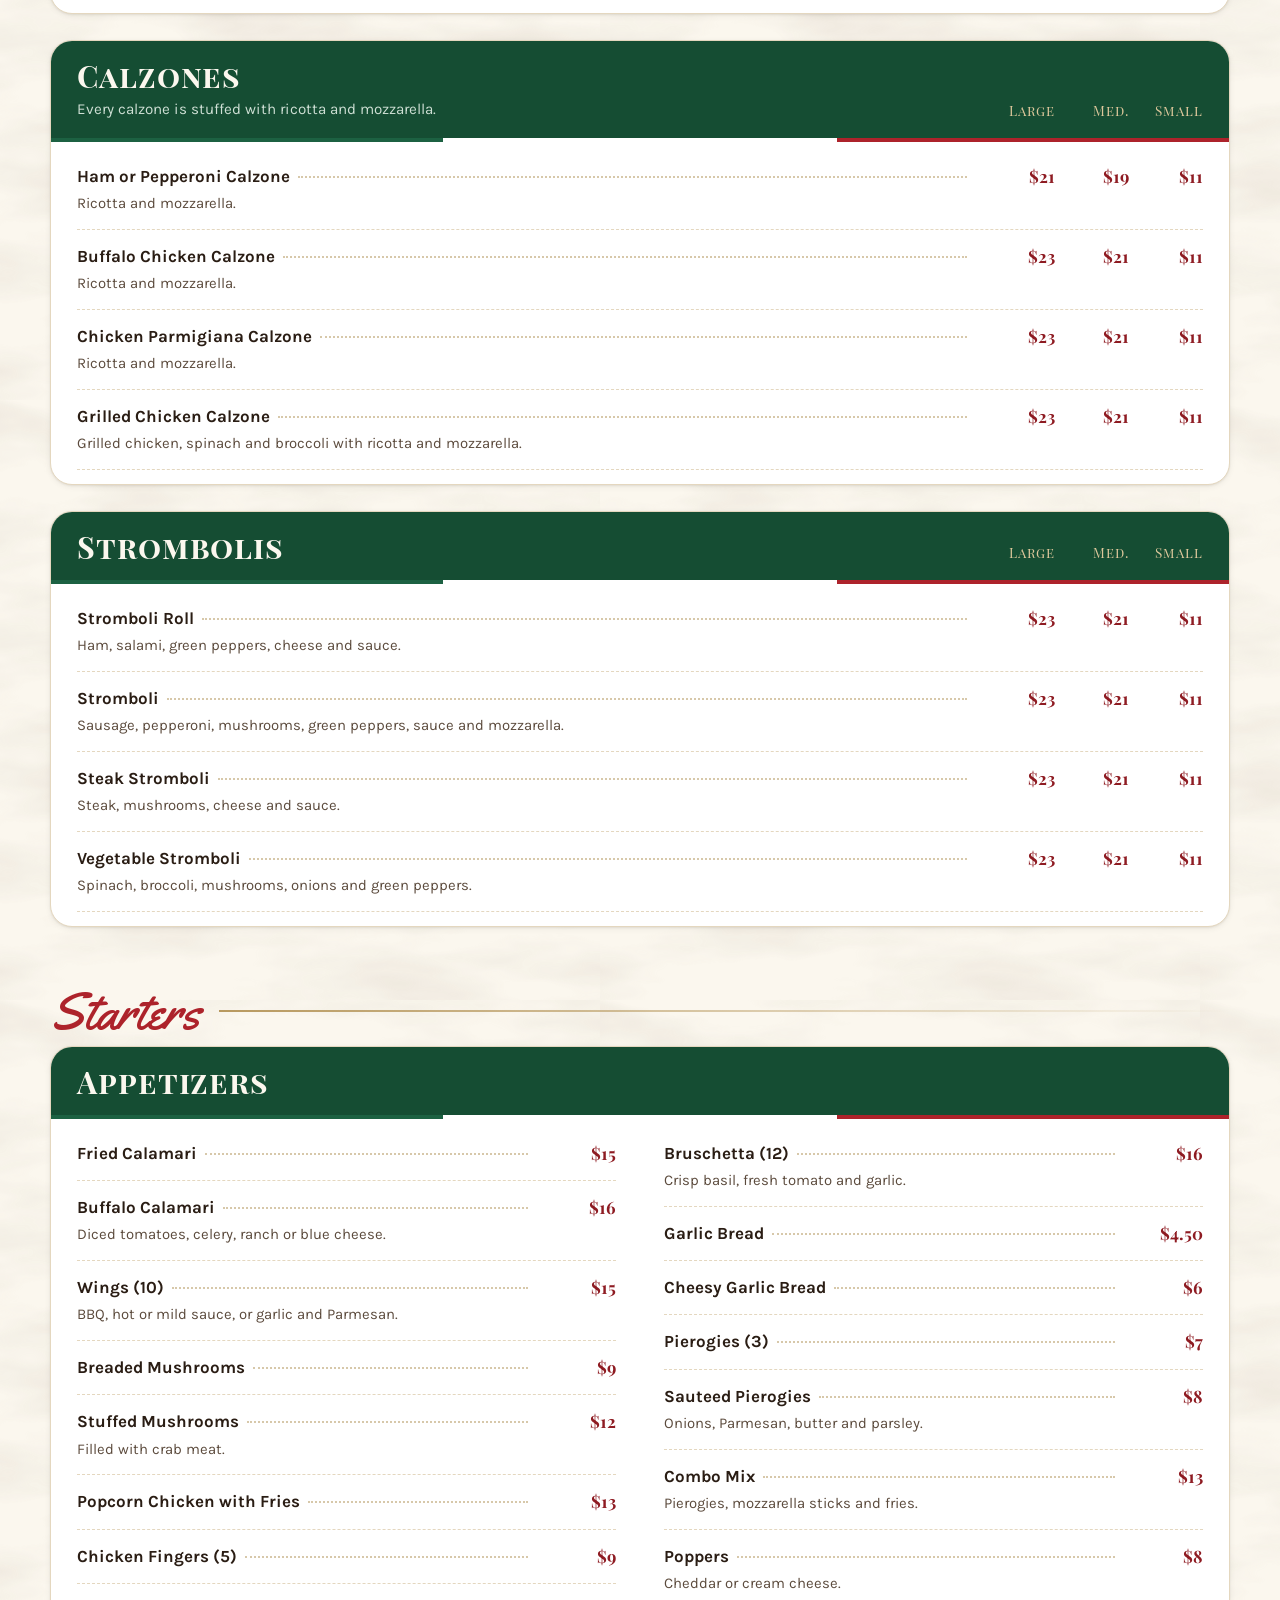
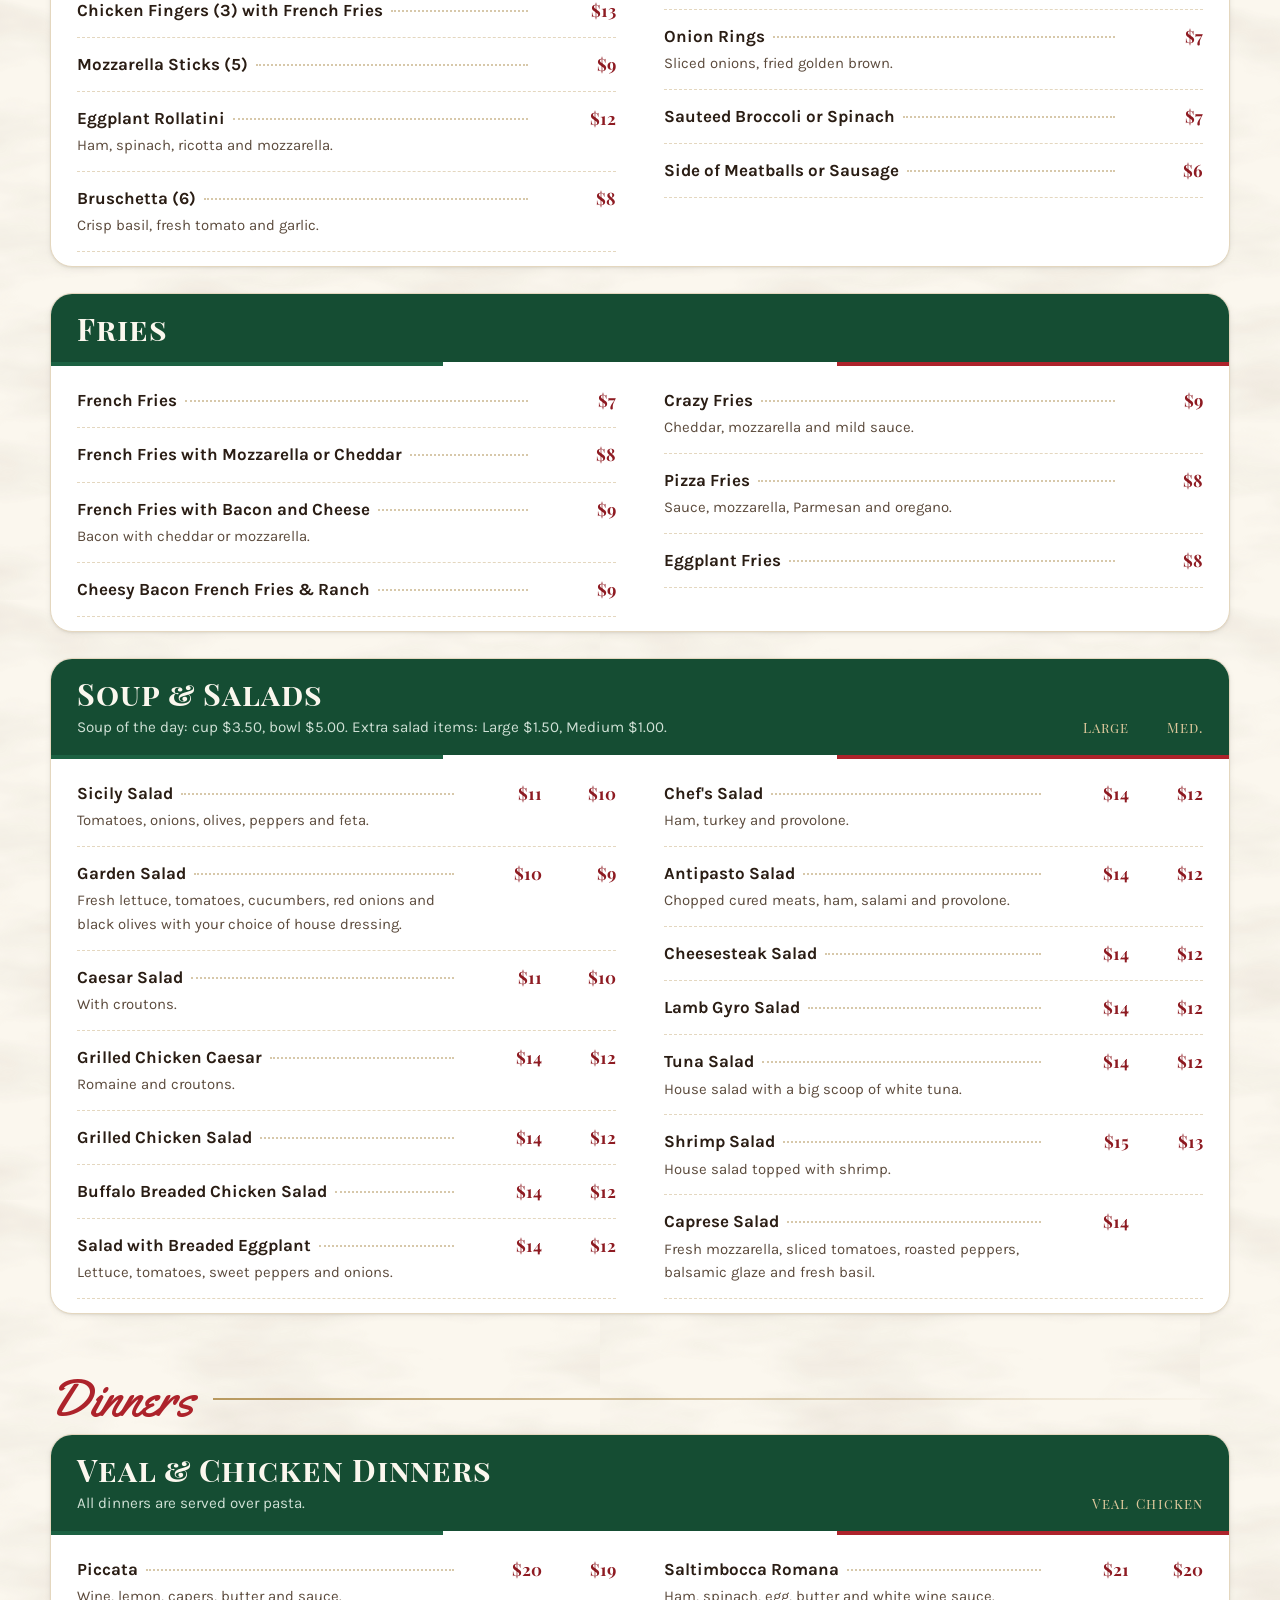
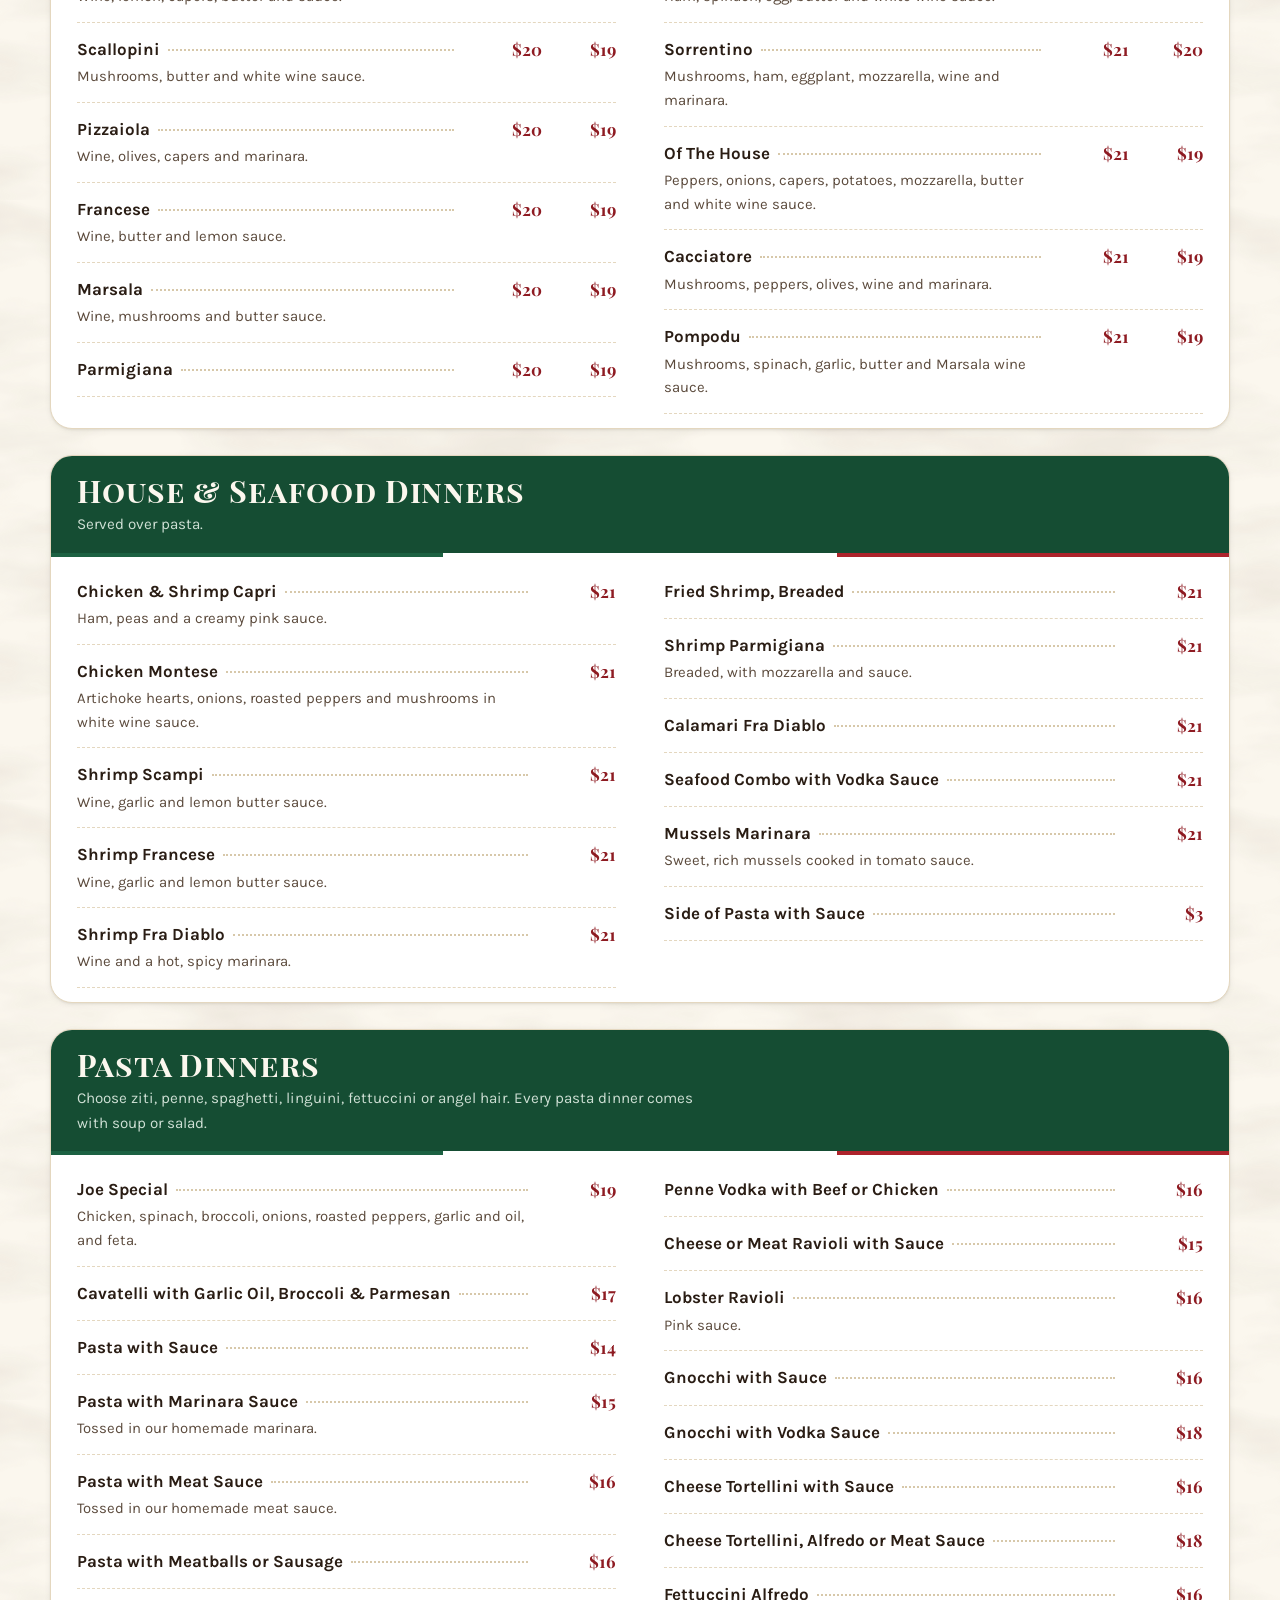
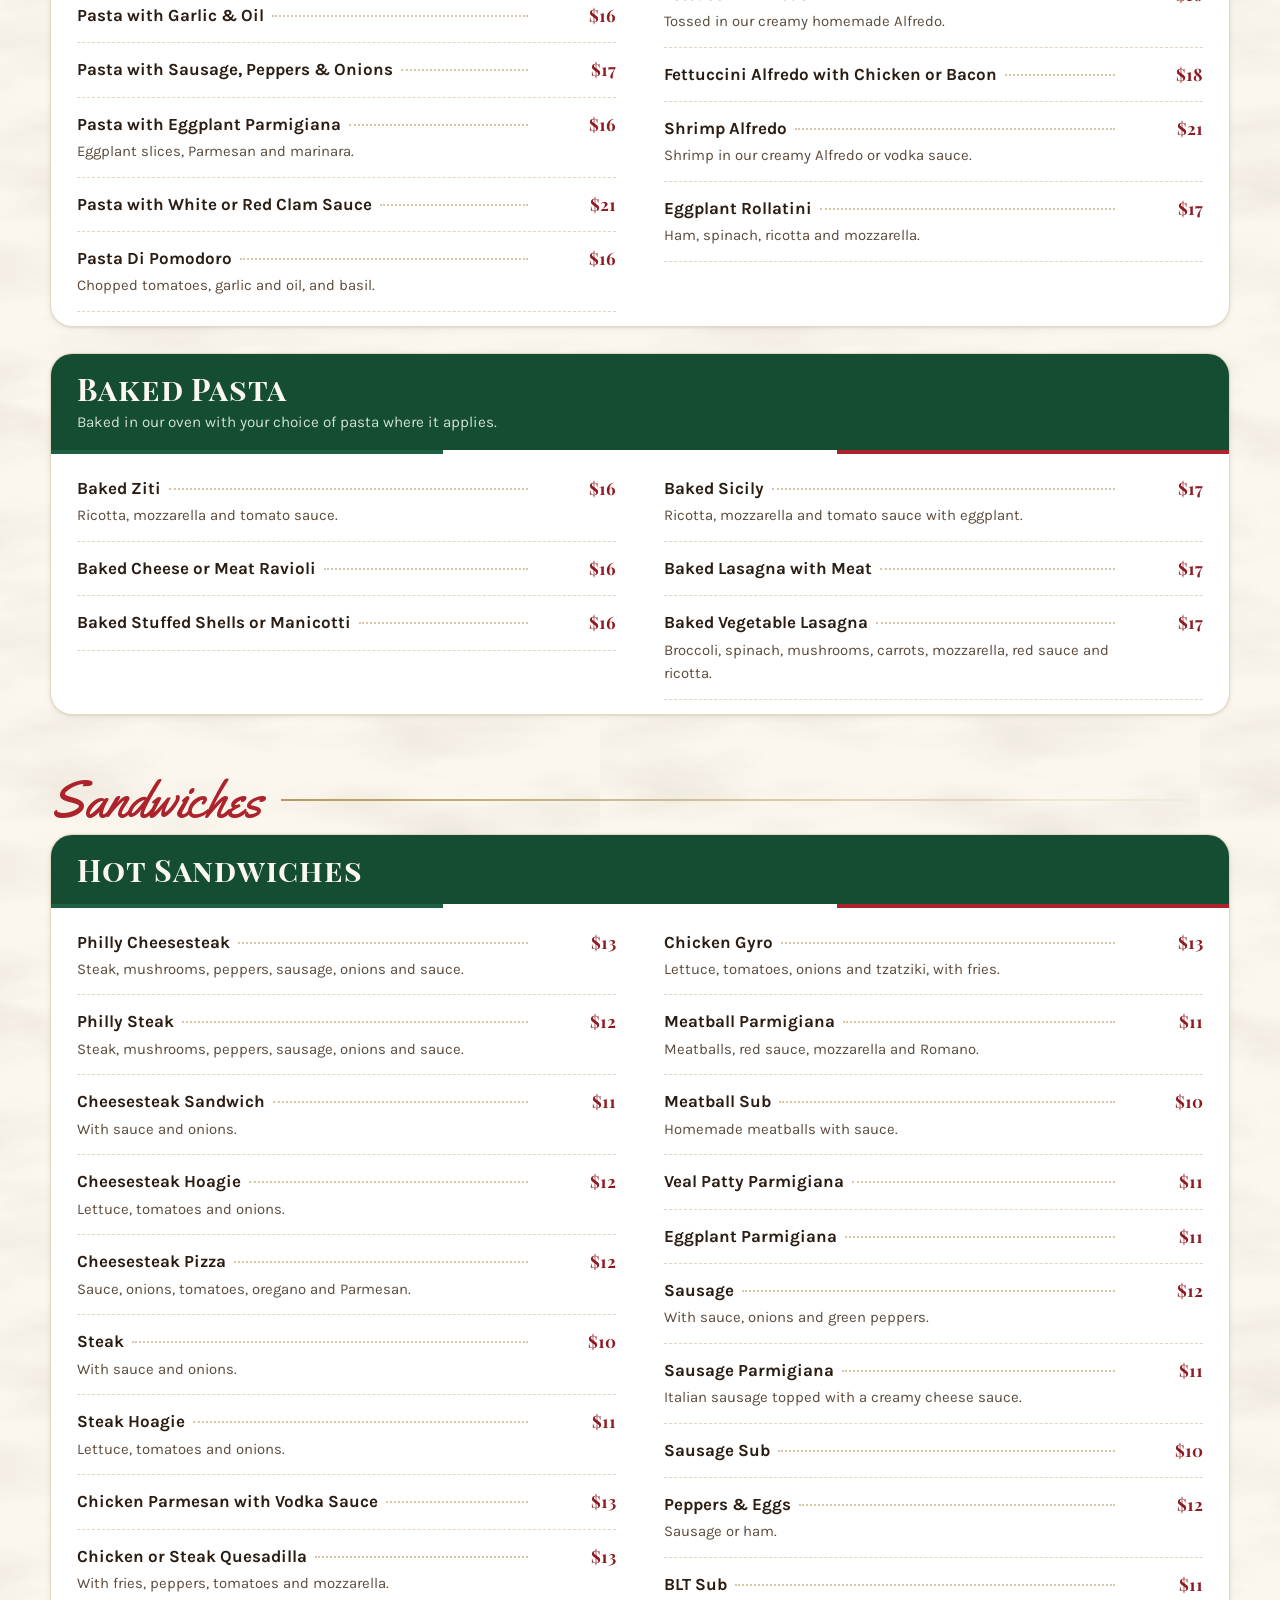
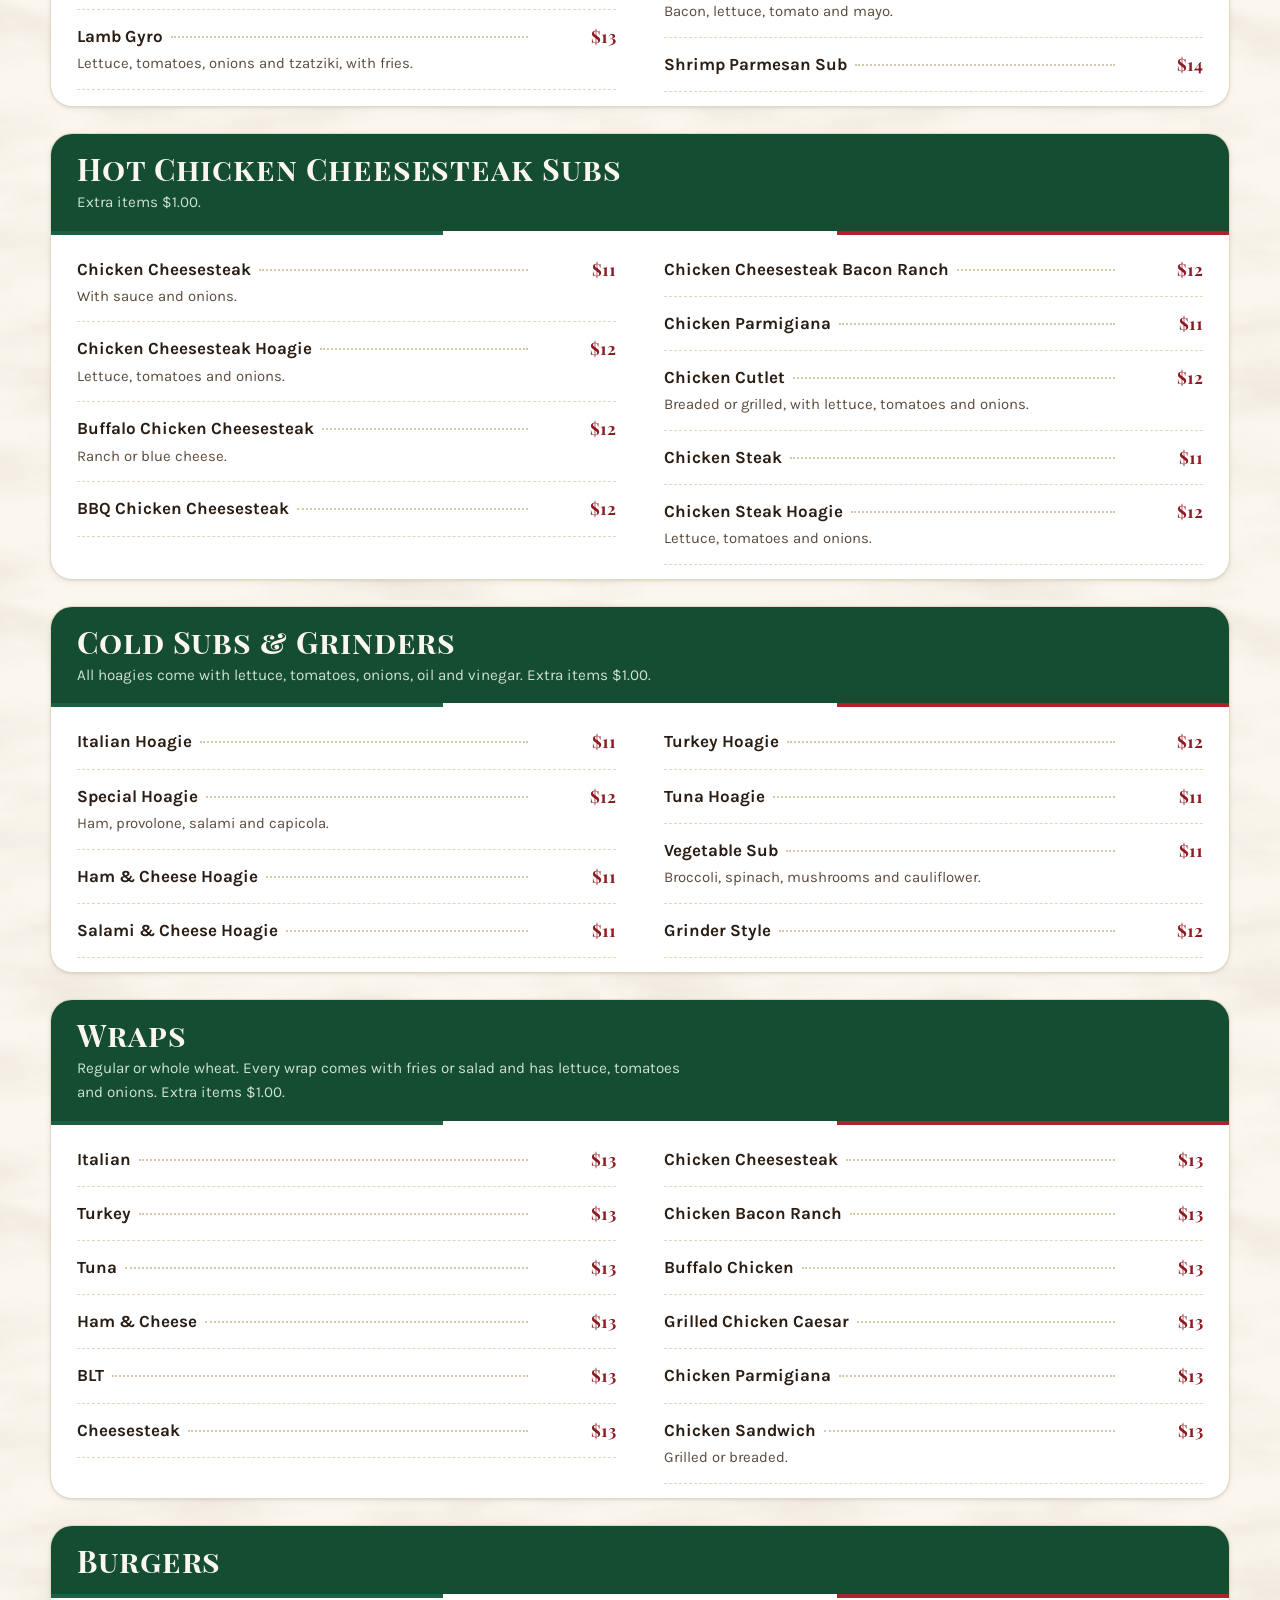
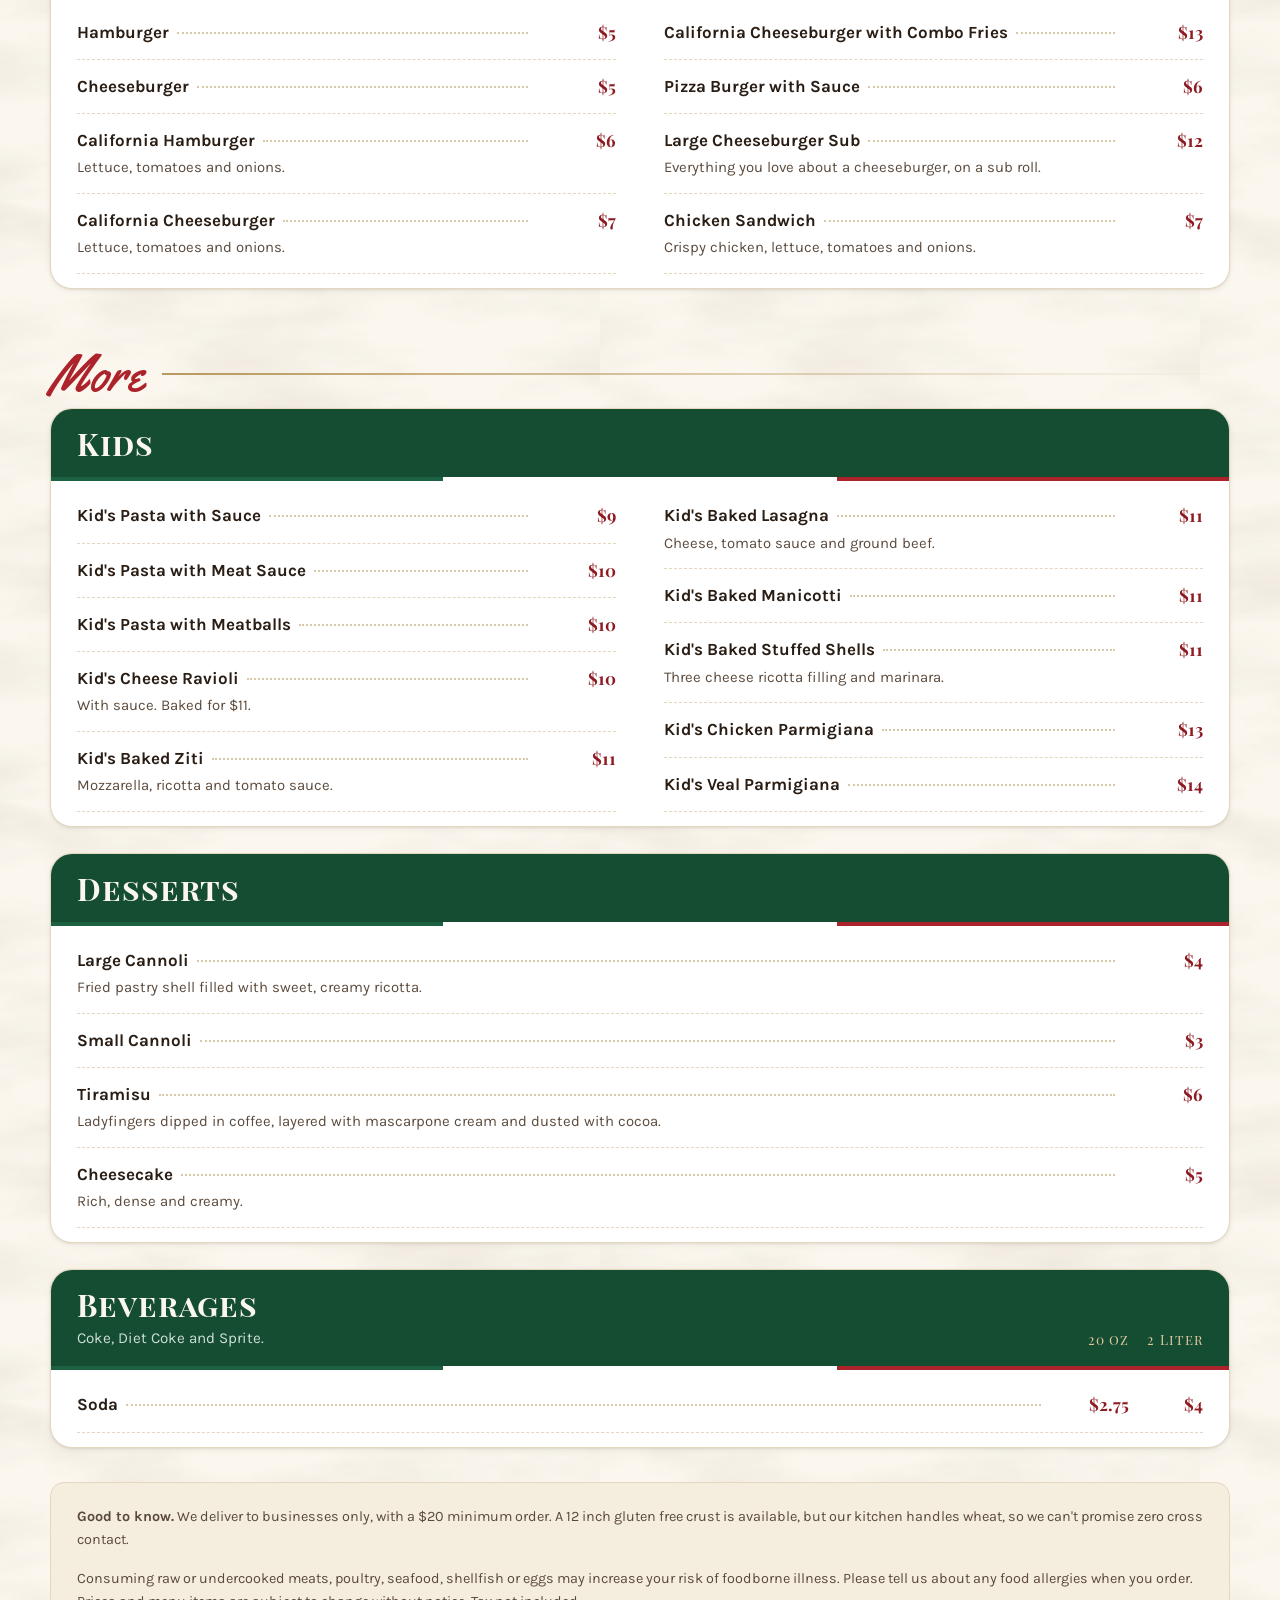
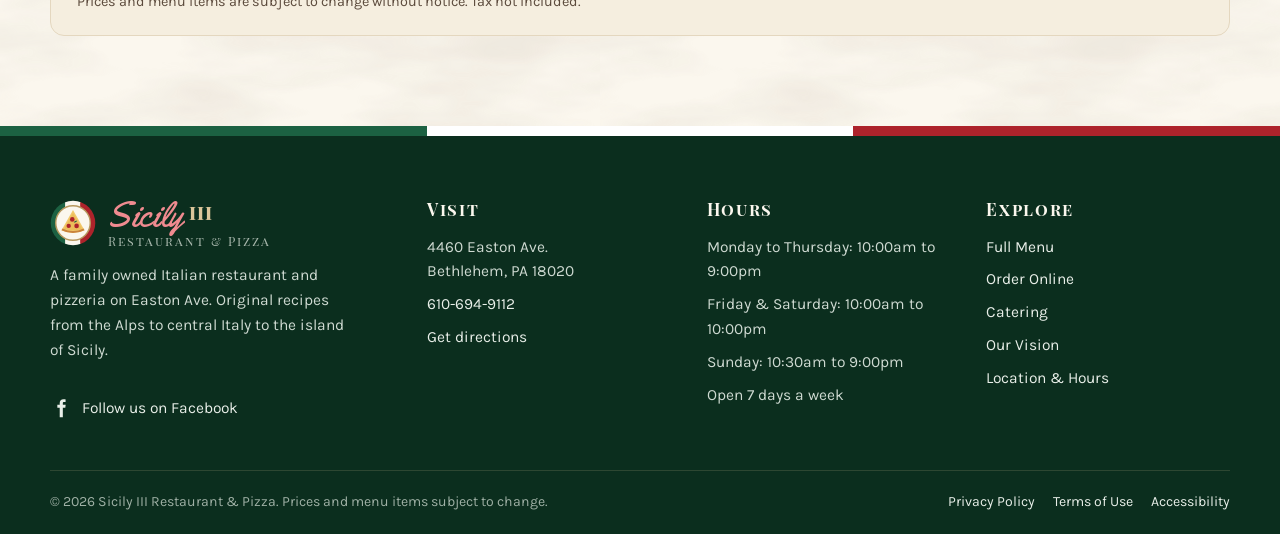
<file: menu.html>
<!doctype html>
<html lang="en" class="no-js">
<head>
<meta charset="utf-8">
<meta name="viewport" content="width=device-width, initial-scale=1">
<title>Menu | Sicily III Restaurant & Pizza, Bethlehem PA</title>
<meta name="description" content="The full Sicily III menu with prices: round and Sicilian pizza, gourmet pies, calzones, strombolis, pasta, veal and chicken dinners, subs, wraps and desserts.">
<link rel="canonical" href="https://sicily-pizza.vercel.app/menu">
<meta name="theme-color" content="#0f3b27">
<meta name="format-detection" content="telephone=yes">
<meta property="og:type" content="website">
<meta property="og:site_name" content="Sicily III Restaurant &amp; Pizza">
<meta property="og:title" content="Menu | Sicily III Restaurant & Pizza, Bethlehem PA">
<meta property="og:description" content="The full Sicily III menu with prices: round and Sicilian pizza, gourmet pies, calzones, strombolis, pasta, veal and chicken dinners, subs, wraps and desserts.">
<meta property="og:url" content="https://sicily-pizza.vercel.app/menu">
<meta property="og:image" content="https://sicily-pizza.vercel.app/assets/img/og.jpg">
<meta property="og:image:width" content="1200">
<meta property="og:image:height" content="630">
<meta name="twitter:card" content="summary_large_image">
<link rel="icon" href="/favicon.svg" type="image/svg+xml">
<link rel="apple-touch-icon" href="/apple-touch-icon.png">
<link rel="manifest" href="/site.webmanifest">
<link rel="preconnect" href="https://fonts.googleapis.com">
<link rel="preconnect" href="https://fonts.gstatic.com" crossorigin>
<link rel="stylesheet" href="https://fonts.googleapis.com/css2?family=Karla:wght@400;500;600;700;800&family=Playfair+Display:ital,wght@0,600;0,700;0,800;1,500&family=Playfair+Display+SC:wght@400;700&family=Yellowtail&display=swap">
<link rel="stylesheet" href="/assets/css/site.css?v=3">
<script src="/assets/js/site.js?v=3" defer></script>
<script type="application/ld+json">{"@context": "https://schema.org", "@type": "Menu", "name": "Sicily III Menu", "url": "https://sicily-pizza.vercel.app/menu", "hasMenuSection": [{"@type": "MenuSection", "name": "Pizza", "hasMenuItem": [{"@type": "MenuItem", "name": "Tomato Pie", "description": "No mozzarella. Sauce, garlic, oil and oregano.", "offers": {"@type": "Offer", "price": "16.00", "priceCurrency": "USD"}}, {"@type": "MenuItem", "name": "Plain Cheese", "description": "The classic, or build your own.", "offers": {"@type": "Offer", "price": "16.00", "priceCurrency": "USD"}}, {"@type": "MenuItem", "name": "Pepperoni", "description": "Classic cheese and pepperoni.", "offers": {"@type": "Offer", "price": "19.00", "priceCurrency": "USD"}}, {"@type": "MenuItem", "name": "Sausage", "description": "Topped with sweet sausage.", "offers": {"@type": "Offer", "price": "19.00", "priceCurrency": "USD"}}, {"@type": "MenuItem", "name": "Meatballs", "offers": {"@type": "Offer", "price": "19.00", "priceCurrency": "USD"}}, {"@type": "MenuItem", "name": "Bacon", "offers": {"@type": "Offer", "price": "19.00", "priceCurrency": "USD"}}, {"@type": "MenuItem", "name": "Ham", "offers": {"@type": "Offer", "price": "19.00", "priceCurrency": "USD"}}, {"@type": "MenuItem", "name": "Steak", "description": "Tomato sauce, cheese and chopped steak.", "offers": {"@type": "Offer", "price": "19.00", "priceCurrency": "USD"}}, {"@type": "MenuItem", "name": "Chicken Steak", "offers": {"@type": "Offer", "price": "19.00", "priceCurrency": "USD"}}, {"@type": "MenuItem", "name": "Broccoli", "offers": {"@type": "Offer", "price": "19.00", "priceCurrency": "USD"}}, {"@type": "MenuItem", "name": "Spinach", "description": "Baby spinach leaves.", "offers": {"@type": "Offer", "price": "19.00", "priceCurrency": "USD"}}, {"@type": "MenuItem", "name": "Mushrooms", "offers": {"@type": "Offer", "price": "19.00", "priceCurrency": "USD"}}, {"@type": "MenuItem", "name": "Onions", "offers": {"@type": "Offer", "price": "19.00", "priceCurrency": "USD"}}, {"@type": "MenuItem", "name": "Breaded Eggplant", "offers": {"@type": "Offer", "price": "19.00", "priceCurrency": "USD"}}, {"@type": "MenuItem", "name": "Green Peppers", "offers": {"@type": "Offer", "price": "19.00", "priceCurrency": "USD"}}, {"@type": "MenuItem", "name": "Black Olives", "offers": {"@type": "Offer", "price": "19.00", "priceCurrency": "USD"}}, {"@type": "MenuItem", "name": "Vodka", "offers": {"@type": "Offer", "price": "19.00", "priceCurrency": "USD"}}, {"@type": "MenuItem", "name": "White Pizza with Garlic", "description": "No sauce. Ricotta and mozzarella.", "offers": {"@type": "Offer", "price": "19.00", "priceCurrency": "USD"}}, {"@type": "MenuItem", "name": "White Pizza with Garlic and Broccoli or Spinach", "offers": {"@type": "Offer", "price": "21.00", "priceCurrency": "USD"}}]}, {"@type": "MenuSection", "name": "Gourmet Pizza", "hasMenuItem": [{"@type": "MenuItem", "name": "Pizza Margherita", "description": "Mozzarella, plum tomatoes, Parmesan, garlic, olive oil and basil.", "offers": {"@type": "Offer", "price": "19.00", "priceCurrency": "USD"}}, {"@type": "MenuItem", "name": "Tomato & Basil", "description": "Chopped tomatoes, olive oil, garlic, basil and mozzarella.", "offers": {"@type": "Offer", "price": "19.00", "priceCurrency": "USD"}}, {"@type": "MenuItem", "name": "Pizza Garden", "description": "Mozzarella, broccoli, spinach, peppers, onions, plum tomatoes, garlic and olive oil.", "offers": {"@type": "Offer", "price": "24.00", "priceCurrency": "USD"}}, {"@type": "MenuItem", "name": "Hawaiian Pineapple", "description": "Red or white. Mozzarella, pineapple, bacon or ham.", "offers": {"@type": "Offer", "price": "22.00", "priceCurrency": "USD"}}, {"@type": "MenuItem", "name": "German", "description": "Steak, lettuce, tomatoes, onions and hot peppers.", "offers": {"@type": "Offer", "price": "24.00", "priceCurrency": "USD"}}, {"@type": "MenuItem", "name": "Taco Pizza", "description": "Ground beef, taco spices, lettuce, tomatoes, onions and cheddar.", "offers": {"@type": "Offer", "price": "24.00", "priceCurrency": "USD"}}, {"@type": "MenuItem", "name": "Eagles Pizza", "description": "Breaded chicken, mild sauce, ranch and American cheese.", "offers": {"@type": "Offer", "price": "24.00", "priceCurrency": "USD"}}, {"@type": "MenuItem", "name": "Meat Lovers with Sauce", "description": "Ham, pepperoni, sausage, meatballs, bacon and mozzarella.", "offers": {"@type": "Offer", "price": "24.00", "priceCurrency": "USD"}}, {"@type": "MenuItem", "name": "Chicken Bacon Ranch", "description": "Grilled or breaded chicken, bacon and ranch.", "offers": {"@type": "Offer", "price": "24.00", "priceCurrency": "USD"}}, {"@type": "MenuItem", "name": "Philly Cheesesteak Pizza", "description": "Steak, mushrooms, green peppers, onions and American cheese.", "offers": {"@type": "Offer", "price": "24.00", "priceCurrency": "USD"}}, {"@type": "MenuItem", "name": "Chicken Parmigiana", "description": "Chopped breaded chicken, mozzarella and pink sauce.", "offers": {"@type": "Offer", "price": "24.00", "priceCurrency": "USD"}}, {"@type": "MenuItem", "name": "Chicken Buffalo", "description": "Breaded chicken, spices and sauce.", "offers": {"@type": "Offer", "price": "24.00", "priceCurrency": "USD"}}, {"@type": "MenuItem", "name": "Chicken BBQ Sauce", "description": "Chicken steak or breaded.", "offers": {"@type": "Offer", "price": "24.00", "priceCurrency": "USD"}}, {"@type": "MenuItem", "name": "Chicken & Broccoli Alfredo Sauce", "offers": {"@type": "Offer", "price": "24.00", "priceCurrency": "USD"}}, {"@type": "MenuItem", "name": "Pizza Bruschetta", "description": "Cheese, chopped tomatoes, red onions, basil, garlic and oil.", "offers": {"@type": "Offer", "price": "24.00", "priceCurrency": "USD"}}, {"@type": "MenuItem", "name": "Special Pizza", "description": "Pepperoni, sausage, meatballs, bacon, mushrooms, green peppers and onions.", "offers": {"@type": "Offer", "price": "24.00", "priceCurrency": "USD"}}, {"@type": "MenuItem", "name": "Old Fashion with Special Sauce", "description": "Sauce with mozzarella and basil.", "offers": {"@type": "Offer", "price": "24.00", "priceCurrency": "USD"}}, {"@type": "MenuItem", "name": "Sauteed Pierogies Steak", "description": "With mozzarella and cheddar.", "offers": {"@type": "Offer", "price": "24.00", "priceCurrency": "USD"}}, {"@type": "MenuItem", "name": "Capri Pizza", "description": "Sweet sauce, sliced tomatoes, basil and fresh mozzarella.", "offers": {"@type": "Offer", "price": "24.00", "priceCurrency": "USD"}}, {"@type": "MenuItem", "name": "Vodka Pizza", "description": "With grilled or breaded chicken.", "offers": {"@type": "Offer", "price": "24.00", "priceCurrency": "USD"}}, {"@type": "MenuItem", "name": "Gyro Pizza", "description": "Sauteed onions, tzatziki and sauce.", "offers": {"@type": "Offer", "price": "24.00", "priceCurrency": "USD"}}, {"@type": "MenuItem", "name": "Sicily Special", "description": "Roasted peppers, grilled chicken, spinach and red sauce.", "offers": {"@type": "Offer", "price": "24.00", "priceCurrency": "USD"}}, {"@type": "MenuItem", "name": "12\" Gluten Free Pizza", "description": "Toppings $2.00 each.", "offers": {"@type": "Offer", "price": "14.00", "priceCurrency": "USD"}}]}, {"@type": "MenuSection", "name": "Sicilian Pizza", "hasMenuItem": [{"@type": "MenuItem", "name": "Sicilian Plain", "description": "Thick crust square pizza with tomato sauce and mozzarella.", "offers": {"@type": "Offer", "price": "19.00", "priceCurrency": "USD"}}, {"@type": "MenuItem", "name": "Sicilian Tomato Pie", "description": "No mozzarella. Sauce, oregano, Parmesan, garlic and oil.", "offers": {"@type": "Offer", "price": "19.00", "priceCurrency": "USD"}}, {"@type": "MenuItem", "name": "Sicilian Tomato Basil", "description": "Diced tomatoes, basil, garlic and oil.", "offers": {"@type": "Offer", "price": "25.00", "priceCurrency": "USD"}}, {"@type": "MenuItem", "name": "Sicilian Vegetable", "description": "Garlic oil, broccoli, spinach and tomatoes. No sauce.", "offers": {"@type": "Offer", "price": "26.00", "priceCurrency": "USD"}}, {"@type": "MenuItem", "name": "Sicilian Special", "description": "Pepperoni, sausage, meatballs, bacon, mushrooms, green peppers and onions.", "offers": {"@type": "Offer", "price": "27.00", "priceCurrency": "USD"}}, {"@type": "MenuItem", "name": "Grandma's Pizza", "description": "Sweet sauce, basil, oregano, Parmesan and garlic.", "offers": {"@type": "Offer", "price": "23.00", "priceCurrency": "USD"}}]}, {"@type": "MenuSection", "name": "Calzones", "hasMenuItem": [{"@type": "MenuItem", "name": "Ham or Pepperoni Calzone", "description": "Ricotta and mozzarella.", "offers": {"@type": "Offer", "price": "21.00", "priceCurrency": "USD"}}, {"@type": "MenuItem", "name": "Buffalo Chicken Calzone", "description": "Ricotta and mozzarella.", "offers": {"@type": "Offer", "price": "23.00", "priceCurrency": "USD"}}, {"@type": "MenuItem", "name": "Chicken Parmigiana Calzone", "description": "Ricotta and mozzarella.", "offers": {"@type": "Offer", "price": "23.00", "priceCurrency": "USD"}}, {"@type": "MenuItem", "name": "Grilled Chicken Calzone", "description": "Grilled chicken, spinach and broccoli with ricotta and mozzarella.", "offers": {"@type": "Offer", "price": "23.00", "priceCurrency": "USD"}}]}, {"@type": "MenuSection", "name": "Strombolis", "hasMenuItem": [{"@type": "MenuItem", "name": "Stromboli Roll", "description": "Ham, salami, green peppers, cheese and sauce.", "offers": {"@type": "Offer", "price": "23.00", "priceCurrency": "USD"}}, {"@type": "MenuItem", "name": "Stromboli", "description": "Sausage, pepperoni, mushrooms, green peppers, sauce and mozzarella.", "offers": {"@type": "Offer", "price": "23.00", "priceCurrency": "USD"}}, {"@type": "MenuItem", "name": "Steak Stromboli", "description": "Steak, mushrooms, cheese and sauce.", "offers": {"@type": "Offer", "price": "23.00", "priceCurrency": "USD"}}, {"@type": "MenuItem", "name": "Vegetable Stromboli", "description": "Spinach, broccoli, mushrooms, onions and green peppers.", "offers": {"@type": "Offer", "price": "23.00", "priceCurrency": "USD"}}]}, {"@type": "MenuSection", "name": "Appetizers", "hasMenuItem": [{"@type": "MenuItem", "name": "Fried Calamari", "offers": {"@type": "Offer", "price": "15.00", "priceCurrency": "USD"}}, {"@type": "MenuItem", "name": "Buffalo Calamari", "description": "Diced tomatoes, celery, ranch or blue cheese.", "offers": {"@type": "Offer", "price": "16.00", "priceCurrency": "USD"}}, {"@type": "MenuItem", "name": "Wings (10)", "description": "BBQ, hot or mild sauce, or garlic and Parmesan.", "offers": {"@type": "Offer", "price": "15.00", "priceCurrency": "USD"}}, {"@type": "MenuItem", "name": "Breaded Mushrooms", "offers": {"@type": "Offer", "price": "9.00", "priceCurrency": "USD"}}, {"@type": "MenuItem", "name": "Stuffed Mushrooms", "description": "Filled with crab meat.", "offers": {"@type": "Offer", "price": "12.00", "priceCurrency": "USD"}}, {"@type": "MenuItem", "name": "Popcorn Chicken with Fries", "offers": {"@type": "Offer", "price": "13.00", "priceCurrency": "USD"}}, {"@type": "MenuItem", "name": "Chicken Fingers (5)", "offers": {"@type": "Offer", "price": "9.00", "priceCurrency": "USD"}}, {"@type": "MenuItem", "name": "Chicken Fingers (3) with French Fries", "offers": {"@type": "Offer", "price": "13.00", "priceCurrency": "USD"}}, {"@type": "MenuItem", "name": "Mozzarella Sticks (5)", "offers": {"@type": "Offer", "price": "9.00", "priceCurrency": "USD"}}, {"@type": "MenuItem", "name": "Eggplant Rollatini", "description": "Ham, spinach, ricotta and mozzarella.", "offers": {"@type": "Offer", "price": "12.00", "priceCurrency": "USD"}}, {"@type": "MenuItem", "name": "Bruschetta (6)", "description": "Crisp basil, fresh tomato and garlic.", "offers": {"@type": "Offer", "price": "8.00", "priceCurrency": "USD"}}, {"@type": "MenuItem", "name": "Bruschetta (12)", "description": "Crisp basil, fresh tomato and garlic.", "offers": {"@type": "Offer", "price": "16.00", "priceCurrency": "USD"}}, {"@type": "MenuItem", "name": "Garlic Bread", "offers": {"@type": "Offer", "price": "4.50", "priceCurrency": "USD"}}, {"@type": "MenuItem", "name": "Cheesy Garlic Bread", "offers": {"@type": "Offer", "price": "6.00", "priceCurrency": "USD"}}, {"@type": "MenuItem", "name": "Pierogies (3)", "offers": {"@type": "Offer", "price": "7.00", "priceCurrency": "USD"}}, {"@type": "MenuItem", "name": "Sauteed Pierogies", "description": "Onions, Parmesan, butter and parsley.", "offers": {"@type": "Offer", "price": "8.00", "priceCurrency": "USD"}}, {"@type": "MenuItem", "name": "Combo Mix", "description": "Pierogies, mozzarella sticks and fries.", "offers": {"@type": "Offer", "price": "13.00", "priceCurrency": "USD"}}, {"@type": "MenuItem", "name": "Poppers", "description": "Cheddar or cream cheese.", "offers": {"@type": "Offer", "price": "8.00", "priceCurrency": "USD"}}, {"@type": "MenuItem", "name": "Onion Rings", "description": "Sliced onions, fried golden brown.", "offers": {"@type": "Offer", "price": "7.00", "priceCurrency": "USD"}}, {"@type": "MenuItem", "name": "Sauteed Broccoli or Spinach", "offers": {"@type": "Offer", "price": "7.00", "priceCurrency": "USD"}}, {"@type": "MenuItem", "name": "Side of Meatballs or Sausage", "offers": {"@type": "Offer", "price": "6.00", "priceCurrency": "USD"}}]}, {"@type": "MenuSection", "name": "Fries", "hasMenuItem": [{"@type": "MenuItem", "name": "French Fries", "offers": {"@type": "Offer", "price": "7.00", "priceCurrency": "USD"}}, {"@type": "MenuItem", "name": "French Fries with Mozzarella or Cheddar", "offers": {"@type": "Offer", "price": "8.00", "priceCurrency": "USD"}}, {"@type": "MenuItem", "name": "French Fries with Bacon and Cheese", "description": "Bacon with cheddar or mozzarella.", "offers": {"@type": "Offer", "price": "9.00", "priceCurrency": "USD"}}, {"@type": "MenuItem", "name": "Cheesy Bacon French Fries & Ranch", "offers": {"@type": "Offer", "price": "9.00", "priceCurrency": "USD"}}, {"@type": "MenuItem", "name": "Crazy Fries", "description": "Cheddar, mozzarella and mild sauce.", "offers": {"@type": "Offer", "price": "9.00", "priceCurrency": "USD"}}, {"@type": "MenuItem", "name": "Pizza Fries", "description": "Sauce, mozzarella, Parmesan and oregano.", "offers": {"@type": "Offer", "price": "8.00", "priceCurrency": "USD"}}, {"@type": "MenuItem", "name": "Eggplant Fries", "offers": {"@type": "Offer", "price": "8.00", "priceCurrency": "USD"}}]}, {"@type": "MenuSection", "name": "Soup & Salads", "hasMenuItem": [{"@type": "MenuItem", "name": "Sicily Salad", "description": "Tomatoes, onions, olives, peppers and feta.", "offers": {"@type": "Offer", "price": "11.00", "priceCurrency": "USD"}}, {"@type": "MenuItem", "name": "Garden Salad", "description": "Fresh lettuce, tomatoes, cucumbers, red onions and black olives with your choice of house dressing.", "offers": {"@type": "Offer", "price": "10.00", "priceCurrency": "USD"}}, {"@type": "MenuItem", "name": "Caesar Salad", "description": "With croutons.", "offers": {"@type": "Offer", "price": "11.00", "priceCurrency": "USD"}}, {"@type": "MenuItem", "name": "Grilled Chicken Caesar", "description": "Romaine and croutons.", "offers": {"@type": "Offer", "price": "14.00", "priceCurrency": "USD"}}, {"@type": "MenuItem", "name": "Grilled Chicken Salad", "offers": {"@type": "Offer", "price": "14.00", "priceCurrency": "USD"}}, {"@type": "MenuItem", "name": "Buffalo Breaded Chicken Salad", "offers": {"@type": "Offer", "price": "14.00", "priceCurrency": "USD"}}, {"@type": "MenuItem", "name": "Salad with Breaded Eggplant", "description": "Lettuce, tomatoes, sweet peppers and onions.", "offers": {"@type": "Offer", "price": "14.00", "priceCurrency": "USD"}}, {"@type": "MenuItem", "name": "Chef's Salad", "description": "Ham, turkey and provolone.", "offers": {"@type": "Offer", "price": "14.00", "priceCurrency": "USD"}}, {"@type": "MenuItem", "name": "Antipasto Salad", "description": "Chopped cured meats, ham, salami and provolone.", "offers": {"@type": "Offer", "price": "14.00", "priceCurrency": "USD"}}, {"@type": "MenuItem", "name": "Cheesesteak Salad", "offers": {"@type": "Offer", "price": "14.00", "priceCurrency": "USD"}}, {"@type": "MenuItem", "name": "Lamb Gyro Salad", "offers": {"@type": "Offer", "price": "14.00", "priceCurrency": "USD"}}, {"@type": "MenuItem", "name": "Tuna Salad", "description": "House salad with a big scoop of white tuna.", "offers": {"@type": "Offer", "price": "14.00", "priceCurrency": "USD"}}, {"@type": "MenuItem", "name": "Shrimp Salad", "description": "House salad topped with shrimp.", "offers": {"@type": "Offer", "price": "15.00", "priceCurrency": "USD"}}, {"@type": "MenuItem", "name": "Caprese Salad", "description": "Fresh mozzarella, sliced tomatoes, roasted peppers, balsamic glaze and fresh basil.", "offers": {"@type": "Offer", "price": "14.00", "priceCurrency": "USD"}}]}, {"@type": "MenuSection", "name": "Veal & Chicken Dinners", "hasMenuItem": [{"@type": "MenuItem", "name": "Piccata", "description": "Wine, lemon, capers, butter and sauce.", "offers": {"@type": "Offer", "price": "20.00", "priceCurrency": "USD"}}, {"@type": "MenuItem", "name": "Scallopini", "description": "Mushrooms, butter and white wine sauce.", "offers": {"@type": "Offer", "price": "20.00", "priceCurrency": "USD"}}, {"@type": "MenuItem", "name": "Pizzaiola", "description": "Wine, olives, capers and marinara.", "offers": {"@type": "Offer", "price": "20.00", "priceCurrency": "USD"}}, {"@type": "MenuItem", "name": "Francese", "description": "Wine, butter and lemon sauce.", "offers": {"@type": "Offer", "price": "20.00", "priceCurrency": "USD"}}, {"@type": "MenuItem", "name": "Marsala", "description": "Wine, mushrooms and butter sauce.", "offers": {"@type": "Offer", "price": "20.00", "priceCurrency": "USD"}}, {"@type": "MenuItem", "name": "Parmigiana", "offers": {"@type": "Offer", "price": "20.00", "priceCurrency": "USD"}}, {"@type": "MenuItem", "name": "Saltimbocca Romana", "description": "Ham, spinach, egg, butter and white wine sauce.", "offers": {"@type": "Offer", "price": "21.00", "priceCurrency": "USD"}}, {"@type": "MenuItem", "name": "Sorrentino", "description": "Mushrooms, ham, eggplant, mozzarella, wine and marinara.", "offers": {"@type": "Offer", "price": "21.00", "priceCurrency": "USD"}}, {"@type": "MenuItem", "name": "Of The House", "description": "Peppers, onions, capers, potatoes, mozzarella, butter and white wine sauce.", "offers": {"@type": "Offer", "price": "21.00", "priceCurrency": "USD"}}, {"@type": "MenuItem", "name": "Cacciatore", "description": "Mushrooms, peppers, olives, wine and marinara.", "offers": {"@type": "Offer", "price": "21.00", "priceCurrency": "USD"}}, {"@type": "MenuItem", "name": "Pompodu", "description": "Mushrooms, spinach, garlic, butter and Marsala wine sauce.", "offers": {"@type": "Offer", "price": "21.00", "priceCurrency": "USD"}}]}, {"@type": "MenuSection", "name": "House & Seafood Dinners", "hasMenuItem": [{"@type": "MenuItem", "name": "Chicken & Shrimp Capri", "description": "Ham, peas and a creamy pink sauce.", "offers": {"@type": "Offer", "price": "21.00", "priceCurrency": "USD"}}, {"@type": "MenuItem", "name": "Chicken Montese", "description": "Artichoke hearts, onions, roasted peppers and mushrooms in white wine sauce.", "offers": {"@type": "Offer", "price": "21.00", "priceCurrency": "USD"}}, {"@type": "MenuItem", "name": "Shrimp Scampi", "description": "Wine, garlic and lemon butter sauce.", "offers": {"@type": "Offer", "price": "21.00", "priceCurrency": "USD"}}, {"@type": "MenuItem", "name": "Shrimp Francese", "description": "Wine, garlic and lemon butter sauce.", "offers": {"@type": "Offer", "price": "21.00", "priceCurrency": "USD"}}, {"@type": "MenuItem", "name": "Shrimp Fra Diablo", "description": "Wine and a hot, spicy marinara.", "offers": {"@type": "Offer", "price": "21.00", "priceCurrency": "USD"}}, {"@type": "MenuItem", "name": "Fried Shrimp, Breaded", "offers": {"@type": "Offer", "price": "21.00", "priceCurrency": "USD"}}, {"@type": "MenuItem", "name": "Shrimp Parmigiana", "description": "Breaded, with mozzarella and sauce.", "offers": {"@type": "Offer", "price": "21.00", "priceCurrency": "USD"}}, {"@type": "MenuItem", "name": "Calamari Fra Diablo", "offers": {"@type": "Offer", "price": "21.00", "priceCurrency": "USD"}}, {"@type": "MenuItem", "name": "Seafood Combo with Vodka Sauce", "offers": {"@type": "Offer", "price": "21.00", "priceCurrency": "USD"}}, {"@type": "MenuItem", "name": "Mussels Marinara", "description": "Sweet, rich mussels cooked in tomato sauce.", "offers": {"@type": "Offer", "price": "21.00", "priceCurrency": "USD"}}, {"@type": "MenuItem", "name": "Side of Pasta with Sauce", "offers": {"@type": "Offer", "price": "3.00", "priceCurrency": "USD"}}]}, {"@type": "MenuSection", "name": "Pasta Dinners", "hasMenuItem": [{"@type": "MenuItem", "name": "Joe Special", "description": "Chicken, spinach, broccoli, onions, roasted peppers, garlic and oil, and feta.", "offers": {"@type": "Offer", "price": "19.00", "priceCurrency": "USD"}}, {"@type": "MenuItem", "name": "Cavatelli with Garlic Oil, Broccoli & Parmesan", "offers": {"@type": "Offer", "price": "17.00", "priceCurrency": "USD"}}, {"@type": "MenuItem", "name": "Pasta with Sauce", "offers": {"@type": "Offer", "price": "14.00", "priceCurrency": "USD"}}, {"@type": "MenuItem", "name": "Pasta with Marinara Sauce", "description": "Tossed in our homemade marinara.", "offers": {"@type": "Offer", "price": "15.00", "priceCurrency": "USD"}}, {"@type": "MenuItem", "name": "Pasta with Meat Sauce", "description": "Tossed in our homemade meat sauce.", "offers": {"@type": "Offer", "price": "16.00", "priceCurrency": "USD"}}, {"@type": "MenuItem", "name": "Pasta with Meatballs or Sausage", "offers": {"@type": "Offer", "price": "16.00", "priceCurrency": "USD"}}, {"@type": "MenuItem", "name": "Pasta with Garlic & Oil", "offers": {"@type": "Offer", "price": "16.00", "priceCurrency": "USD"}}, {"@type": "MenuItem", "name": "Pasta with Sausage, Peppers & Onions", "offers": {"@type": "Offer", "price": "17.00", "priceCurrency": "USD"}}, {"@type": "MenuItem", "name": "Pasta with Eggplant Parmigiana", "description": "Eggplant slices, Parmesan and marinara.", "offers": {"@type": "Offer", "price": "16.00", "priceCurrency": "USD"}}, {"@type": "MenuItem", "name": "Pasta with White or Red Clam Sauce", "offers": {"@type": "Offer", "price": "21.00", "priceCurrency": "USD"}}, {"@type": "MenuItem", "name": "Pasta Di Pomodoro", "description": "Chopped tomatoes, garlic and oil, and basil.", "offers": {"@type": "Offer", "price": "16.00", "priceCurrency": "USD"}}, {"@type": "MenuItem", "name": "Penne Vodka with Beef or Chicken", "offers": {"@type": "Offer", "price": "16.00", "priceCurrency": "USD"}}, {"@type": "MenuItem", "name": "Cheese or Meat Ravioli with Sauce", "offers": {"@type": "Offer", "price": "15.00", "priceCurrency": "USD"}}, {"@type": "MenuItem", "name": "Lobster Ravioli", "description": "Pink sauce.", "offers": {"@type": "Offer", "price": "16.00", "priceCurrency": "USD"}}, {"@type": "MenuItem", "name": "Gnocchi with Sauce", "offers": {"@type": "Offer", "price": "16.00", "priceCurrency": "USD"}}, {"@type": "MenuItem", "name": "Gnocchi with Vodka Sauce", "offers": {"@type": "Offer", "price": "18.00", "priceCurrency": "USD"}}, {"@type": "MenuItem", "name": "Cheese Tortellini with Sauce", "offers": {"@type": "Offer", "price": "16.00", "priceCurrency": "USD"}}, {"@type": "MenuItem", "name": "Cheese Tortellini, Alfredo or Meat Sauce", "offers": {"@type": "Offer", "price": "18.00", "priceCurrency": "USD"}}, {"@type": "MenuItem", "name": "Fettuccini Alfredo", "description": "Tossed in our creamy homemade Alfredo.", "offers": {"@type": "Offer", "price": "16.00", "priceCurrency": "USD"}}, {"@type": "MenuItem", "name": "Fettuccini Alfredo with Chicken or Bacon", "offers": {"@type": "Offer", "price": "18.00", "priceCurrency": "USD"}}, {"@type": "MenuItem", "name": "Shrimp Alfredo", "description": "Shrimp in our creamy Alfredo or vodka sauce.", "offers": {"@type": "Offer", "price": "21.00", "priceCurrency": "USD"}}, {"@type": "MenuItem", "name": "Eggplant Rollatini", "description": "Ham, spinach, ricotta and mozzarella.", "offers": {"@type": "Offer", "price": "17.00", "priceCurrency": "USD"}}]}, {"@type": "MenuSection", "name": "Baked Pasta", "hasMenuItem": [{"@type": "MenuItem", "name": "Baked Ziti", "description": "Ricotta, mozzarella and tomato sauce.", "offers": {"@type": "Offer", "price": "16.00", "priceCurrency": "USD"}}, {"@type": "MenuItem", "name": "Baked Cheese or Meat Ravioli", "offers": {"@type": "Offer", "price": "16.00", "priceCurrency": "USD"}}, {"@type": "MenuItem", "name": "Baked Stuffed Shells or Manicotti", "offers": {"@type": "Offer", "price": "16.00", "priceCurrency": "USD"}}, {"@type": "MenuItem", "name": "Baked Sicily", "description": "Ricotta, mozzarella and tomato sauce with eggplant.", "offers": {"@type": "Offer", "price": "17.00", "priceCurrency": "USD"}}, {"@type": "MenuItem", "name": "Baked Lasagna with Meat", "offers": {"@type": "Offer", "price": "17.00", "priceCurrency": "USD"}}, {"@type": "MenuItem", "name": "Baked Vegetable Lasagna", "description": "Broccoli, spinach, mushrooms, carrots, mozzarella, red sauce and ricotta.", "offers": {"@type": "Offer", "price": "17.00", "priceCurrency": "USD"}}]}, {"@type": "MenuSection", "name": "Hot Sandwiches", "hasMenuItem": [{"@type": "MenuItem", "name": "Philly Cheesesteak", "description": "Steak, mushrooms, peppers, sausage, onions and sauce.", "offers": {"@type": "Offer", "price": "13.00", "priceCurrency": "USD"}}, {"@type": "MenuItem", "name": "Philly Steak", "description": "Steak, mushrooms, peppers, sausage, onions and sauce.", "offers": {"@type": "Offer", "price": "12.00", "priceCurrency": "USD"}}, {"@type": "MenuItem", "name": "Cheesesteak Sandwich", "description": "With sauce and onions.", "offers": {"@type": "Offer", "price": "11.00", "priceCurrency": "USD"}}, {"@type": "MenuItem", "name": "Cheesesteak Hoagie", "description": "Lettuce, tomatoes and onions.", "offers": {"@type": "Offer", "price": "12.00", "priceCurrency": "USD"}}, {"@type": "MenuItem", "name": "Cheesesteak Pizza", "description": "Sauce, onions, tomatoes, oregano and Parmesan.", "offers": {"@type": "Offer", "price": "12.00", "priceCurrency": "USD"}}, {"@type": "MenuItem", "name": "Steak", "description": "With sauce and onions.", "offers": {"@type": "Offer", "price": "10.00", "priceCurrency": "USD"}}, {"@type": "MenuItem", "name": "Steak Hoagie", "description": "Lettuce, tomatoes and onions.", "offers": {"@type": "Offer", "price": "11.00", "priceCurrency": "USD"}}, {"@type": "MenuItem", "name": "Chicken Parmesan with Vodka Sauce", "offers": {"@type": "Offer", "price": "13.00", "priceCurrency": "USD"}}, {"@type": "MenuItem", "name": "Chicken or Steak Quesadilla", "description": "With fries, peppers, tomatoes and mozzarella.", "offers": {"@type": "Offer", "price": "13.00", "priceCurrency": "USD"}}, {"@type": "MenuItem", "name": "Lamb Gyro", "description": "Lettuce, tomatoes, onions and tzatziki, with fries.", "offers": {"@type": "Offer", "price": "13.00", "priceCurrency": "USD"}}, {"@type": "MenuItem", "name": "Chicken Gyro", "description": "Lettuce, tomatoes, onions and tzatziki, with fries.", "offers": {"@type": "Offer", "price": "13.00", "priceCurrency": "USD"}}, {"@type": "MenuItem", "name": "Meatball Parmigiana", "description": "Meatballs, red sauce, mozzarella and Romano.", "offers": {"@type": "Offer", "price": "11.00", "priceCurrency": "USD"}}, {"@type": "MenuItem", "name": "Meatball Sub", "description": "Homemade meatballs with sauce.", "offers": {"@type": "Offer", "price": "10.00", "priceCurrency": "USD"}}, {"@type": "MenuItem", "name": "Veal Patty Parmigiana", "offers": {"@type": "Offer", "price": "11.00", "priceCurrency": "USD"}}, {"@type": "MenuItem", "name": "Eggplant Parmigiana", "offers": {"@type": "Offer", "price": "11.00", "priceCurrency": "USD"}}, {"@type": "MenuItem", "name": "Sausage", "description": "With sauce, onions and green peppers.", "offers": {"@type": "Offer", "price": "12.00", "priceCurrency": "USD"}}, {"@type": "MenuItem", "name": "Sausage Parmigiana", "description": "Italian sausage topped with a creamy cheese sauce.", "offers": {"@type": "Offer", "price": "11.00", "priceCurrency": "USD"}}, {"@type": "MenuItem", "name": "Sausage Sub", "offers": {"@type": "Offer", "price": "10.00", "priceCurrency": "USD"}}, {"@type": "MenuItem", "name": "Peppers & Eggs", "description": "Sausage or ham.", "offers": {"@type": "Offer", "price": "12.00", "priceCurrency": "USD"}}, {"@type": "MenuItem", "name": "BLT Sub", "description": "Bacon, lettuce, tomato and mayo.", "offers": {"@type": "Offer", "price": "11.00", "priceCurrency": "USD"}}, {"@type": "MenuItem", "name": "Shrimp Parmesan Sub", "offers": {"@type": "Offer", "price": "14.00", "priceCurrency": "USD"}}]}, {"@type": "MenuSection", "name": "Hot Chicken Cheesesteak Subs", "hasMenuItem": [{"@type": "MenuItem", "name": "Chicken Cheesesteak", "description": "With sauce and onions.", "offers": {"@type": "Offer", "price": "11.00", "priceCurrency": "USD"}}, {"@type": "MenuItem", "name": "Chicken Cheesesteak Hoagie", "description": "Lettuce, tomatoes and onions.", "offers": {"@type": "Offer", "price": "12.00", "priceCurrency": "USD"}}, {"@type": "MenuItem", "name": "Buffalo Chicken Cheesesteak", "description": "Ranch or blue cheese.", "offers": {"@type": "Offer", "price": "12.00", "priceCurrency": "USD"}}, {"@type": "MenuItem", "name": "BBQ Chicken Cheesesteak", "offers": {"@type": "Offer", "price": "12.00", "priceCurrency": "USD"}}, {"@type": "MenuItem", "name": "Chicken Cheesesteak Bacon Ranch", "offers": {"@type": "Offer", "price": "12.00", "priceCurrency": "USD"}}, {"@type": "MenuItem", "name": "Chicken Parmigiana", "offers": {"@type": "Offer", "price": "11.00", "priceCurrency": "USD"}}, {"@type": "MenuItem", "name": "Chicken Cutlet", "description": "Breaded or grilled, with lettuce, tomatoes and onions.", "offers": {"@type": "Offer", "price": "12.00", "priceCurrency": "USD"}}, {"@type": "MenuItem", "name": "Chicken Steak", "offers": {"@type": "Offer", "price": "11.00", "priceCurrency": "USD"}}, {"@type": "MenuItem", "name": "Chicken Steak Hoagie", "description": "Lettuce, tomatoes and onions.", "offers": {"@type": "Offer", "price": "12.00", "priceCurrency": "USD"}}]}, {"@type": "MenuSection", "name": "Cold Subs & Grinders", "hasMenuItem": [{"@type": "MenuItem", "name": "Italian Hoagie", "offers": {"@type": "Offer", "price": "11.00", "priceCurrency": "USD"}}, {"@type": "MenuItem", "name": "Special Hoagie", "description": "Ham, provolone, salami and capicola.", "offers": {"@type": "Offer", "price": "12.00", "priceCurrency": "USD"}}, {"@type": "MenuItem", "name": "Ham & Cheese Hoagie", "offers": {"@type": "Offer", "price": "11.00", "priceCurrency": "USD"}}, {"@type": "MenuItem", "name": "Salami & Cheese Hoagie", "offers": {"@type": "Offer", "price": "11.00", "priceCurrency": "USD"}}, {"@type": "MenuItem", "name": "Turkey Hoagie", "offers": {"@type": "Offer", "price": "12.00", "priceCurrency": "USD"}}, {"@type": "MenuItem", "name": "Tuna Hoagie", "offers": {"@type": "Offer", "price": "11.00", "priceCurrency": "USD"}}, {"@type": "MenuItem", "name": "Vegetable Sub", "description": "Broccoli, spinach, mushrooms and cauliflower.", "offers": {"@type": "Offer", "price": "11.00", "priceCurrency": "USD"}}, {"@type": "MenuItem", "name": "Grinder Style", "offers": {"@type": "Offer", "price": "12.00", "priceCurrency": "USD"}}]}, {"@type": "MenuSection", "name": "Wraps", "hasMenuItem": [{"@type": "MenuItem", "name": "Italian", "offers": {"@type": "Offer", "price": "13.00", "priceCurrency": "USD"}}, {"@type": "MenuItem", "name": "Turkey", "offers": {"@type": "Offer", "price": "13.00", "priceCurrency": "USD"}}, {"@type": "MenuItem", "name": "Tuna", "offers": {"@type": "Offer", "price": "13.00", "priceCurrency": "USD"}}, {"@type": "MenuItem", "name": "Ham & Cheese", "offers": {"@type": "Offer", "price": "13.00", "priceCurrency": "USD"}}, {"@type": "MenuItem", "name": "BLT", "offers": {"@type": "Offer", "price": "13.00", "priceCurrency": "USD"}}, {"@type": "MenuItem", "name": "Cheesesteak", "offers": {"@type": "Offer", "price": "13.00", "priceCurrency": "USD"}}, {"@type": "MenuItem", "name": "Chicken Cheesesteak", "offers": {"@type": "Offer", "price": "13.00", "priceCurrency": "USD"}}, {"@type": "MenuItem", "name": "Chicken Bacon Ranch", "offers": {"@type": "Offer", "price": "13.00", "priceCurrency": "USD"}}, {"@type": "MenuItem", "name": "Buffalo Chicken", "offers": {"@type": "Offer", "price": "13.00", "priceCurrency": "USD"}}, {"@type": "MenuItem", "name": "Grilled Chicken Caesar", "offers": {"@type": "Offer", "price": "13.00", "priceCurrency": "USD"}}, {"@type": "MenuItem", "name": "Chicken Parmigiana", "offers": {"@type": "Offer", "price": "13.00", "priceCurrency": "USD"}}, {"@type": "MenuItem", "name": "Chicken Sandwich", "description": "Grilled or breaded.", "offers": {"@type": "Offer", "price": "13.00", "priceCurrency": "USD"}}]}, {"@type": "MenuSection", "name": "Burgers", "hasMenuItem": [{"@type": "MenuItem", "name": "Hamburger", "offers": {"@type": "Offer", "price": "5.00", "priceCurrency": "USD"}}, {"@type": "MenuItem", "name": "Cheeseburger", "offers": {"@type": "Offer", "price": "5.00", "priceCurrency": "USD"}}, {"@type": "MenuItem", "name": "California Hamburger", "description": "Lettuce, tomatoes and onions.", "offers": {"@type": "Offer", "price": "6.00", "priceCurrency": "USD"}}, {"@type": "MenuItem", "name": "California Cheeseburger", "description": "Lettuce, tomatoes and onions.", "offers": {"@type": "Offer", "price": "7.00", "priceCurrency": "USD"}}, {"@type": "MenuItem", "name": "California Cheeseburger with Combo Fries", "offers": {"@type": "Offer", "price": "13.00", "priceCurrency": "USD"}}, {"@type": "MenuItem", "name": "Pizza Burger with Sauce", "offers": {"@type": "Offer", "price": "6.00", "priceCurrency": "USD"}}, {"@type": "MenuItem", "name": "Large Cheeseburger Sub", "description": "Everything you love about a cheeseburger, on a sub roll.", "offers": {"@type": "Offer", "price": "12.00", "priceCurrency": "USD"}}, {"@type": "MenuItem", "name": "Chicken Sandwich", "description": "Crispy chicken, lettuce, tomatoes and onions.", "offers": {"@type": "Offer", "price": "7.00", "priceCurrency": "USD"}}]}, {"@type": "MenuSection", "name": "Kids", "hasMenuItem": [{"@type": "MenuItem", "name": "Kid's Pasta with Sauce", "offers": {"@type": "Offer", "price": "9.00", "priceCurrency": "USD"}}, {"@type": "MenuItem", "name": "Kid's Pasta with Meat Sauce", "offers": {"@type": "Offer", "price": "10.00", "priceCurrency": "USD"}}, {"@type": "MenuItem", "name": "Kid's Pasta with Meatballs", "offers": {"@type": "Offer", "price": "10.00", "priceCurrency": "USD"}}, {"@type": "MenuItem", "name": "Kid's Cheese Ravioli", "description": "With sauce. Baked for $11.", "offers": {"@type": "Offer", "price": "10.00", "priceCurrency": "USD"}}, {"@type": "MenuItem", "name": "Kid's Baked Ziti", "description": "Mozzarella, ricotta and tomato sauce.", "offers": {"@type": "Offer", "price": "11.00", "priceCurrency": "USD"}}, {"@type": "MenuItem", "name": "Kid's Baked Lasagna", "description": "Cheese, tomato sauce and ground beef.", "offers": {"@type": "Offer", "price": "11.00", "priceCurrency": "USD"}}, {"@type": "MenuItem", "name": "Kid's Baked Manicotti", "offers": {"@type": "Offer", "price": "11.00", "priceCurrency": "USD"}}, {"@type": "MenuItem", "name": "Kid's Baked Stuffed Shells", "description": "Three cheese ricotta filling and marinara.", "offers": {"@type": "Offer", "price": "11.00", "priceCurrency": "USD"}}, {"@type": "MenuItem", "name": "Kid's Chicken Parmigiana", "offers": {"@type": "Offer", "price": "13.00", "priceCurrency": "USD"}}, {"@type": "MenuItem", "name": "Kid's Veal Parmigiana", "offers": {"@type": "Offer", "price": "14.00", "priceCurrency": "USD"}}]}, {"@type": "MenuSection", "name": "Desserts", "hasMenuItem": [{"@type": "MenuItem", "name": "Large Cannoli", "description": "Fried pastry shell filled with sweet, creamy ricotta.", "offers": {"@type": "Offer", "price": "4.00", "priceCurrency": "USD"}}, {"@type": "MenuItem", "name": "Small Cannoli", "offers": {"@type": "Offer", "price": "3.00", "priceCurrency": "USD"}}, {"@type": "MenuItem", "name": "Tiramisu", "description": "Ladyfingers dipped in coffee, layered with mascarpone cream and dusted with cocoa.", "offers": {"@type": "Offer", "price": "6.00", "priceCurrency": "USD"}}, {"@type": "MenuItem", "name": "Cheesecake", "description": "Rich, dense and creamy.", "offers": {"@type": "Offer", "price": "5.00", "priceCurrency": "USD"}}]}, {"@type": "MenuSection", "name": "Beverages", "hasMenuItem": [{"@type": "MenuItem", "name": "Soda", "offers": {"@type": "Offer", "price": "2.75", "priceCurrency": "USD"}}]}]}</script>
</head>
<body>
<a class="skip" href="#main">Skip to content</a>
<div class="topbar"><div class="wrap">
<div class="topbar-tags"><span>Dine In</span><span>Carry-Out</span><span>Catering</span><span>Open 7 Days</span></div>
<span class="status" data-status aria-live="polite"><span class="status-dot" aria-hidden="true"></span><span data-status-text>Open 7 days a week</span></span>
<a href="tel:+16106949112">Fast pick-up: 610-694-9112</a>
</div></div>
<div class="tricolore" aria-hidden="true"></div>
<header class="site-header"><div class="wrap header-row">
<a class="brand" href="/" aria-label="Sicily III Restaurant and Pizza, home"><svg class="brand-mark" viewBox="0 0 64 64" aria-hidden="true" focusable="false">
<defs><clipPath id="mc"><circle cx="32" cy="32" r="31"/></clipPath></defs>
<g clip-path="url(#mc)"><rect width="22" height="64" fill="#1c6142"/><rect x="21" width="22" height="64" fill="#fbf7ee"/><rect x="42" width="22" height="64" fill="#ad232b"/></g>
<circle cx="32" cy="32" r="24" fill="#fbf7ee" stroke="#b8995f" stroke-width="2"/>
<path d="M32 14 L48 42 Q32 50 16 42 Z" fill="#f2c96b"/>
<path d="M16 42 Q32 50 48 42 L46.5 39.5 Q32 46.5 17.5 39.5 Z" fill="#c9833d"/>
<path d="M32 18 L44.5 39.5 Q32 45 19.5 39.5 Z" fill="#e8b24d" opacity=".55"/>
<circle cx="31" cy="27" r="3.2" fill="#ad232b"/><circle cx="26" cy="36" r="3" fill="#ad232b"/><circle cx="37" cy="36" r="3.2" fill="#ad232b"/>
<path d="M33 31 q2-3 5-2 q-2 3-5 2z" fill="#1c6142"/></svg><span class="brand-words"><span class="brand-name">Sicily<b>III</b></span><span class="brand-sub">Restaurant &amp; Pizza</span></span></a>
<button class="menu-toggle" type="button" aria-expanded="false" aria-controls="site-nav" aria-label="Open menu"><svg viewBox="0 0 24 24" fill="none" stroke="currentColor" stroke-width="2" stroke-linecap="round" stroke-linejoin="round" aria-hidden="true" focusable="false"><path d="M4 6h16M4 12h16M4 18h16"/></svg></button>
<nav class="nav" id="site-nav" aria-label="Main"><a href="/menu" aria-current="page">Menu</a><a href="/catering">Catering</a><a href="/our-vision">Our Vision</a><a href="/visit">Location &amp; Hours</a><a class="btn btn-red btn-sm nav-cta" href="/#order">Order Online</a></nav>
<div class="nav-backdrop" aria-hidden="true"></div>
</div></header>
<main id="main">
<section class="page-hero"><div class="wrap">
<span class="eyebrow">The Full Menu</span>
<h1><span class="script">Mangia!</span> Everything we make</h1>
<p class="lede">Pizza, pasta, dinners, hot and cold subs, wraps and desserts. Prices come straight from our printed menu, but they can change, so call if you want to double check.</p>
<div class="hero-actions"><a class="btn btn-red" href="tel:+16106949112"><svg viewBox="0 0 24 24" fill="none" stroke="currentColor" stroke-width="2" stroke-linecap="round" stroke-linejoin="round" aria-hidden="true" focusable="false"><path d="M22 16.9v3a2 2 0 0 1-2.2 2 19.8 19.8 0 0 1-8.6-3.1 19.5 19.5 0 0 1-6-6A19.8 19.8 0 0 1 2.1 4.2 2 2 0 0 1 4.1 2h3a2 2 0 0 1 2 1.7c.1.9.4 1.8.7 2.7a2 2 0 0 1-.5 2.1L8 9.8a16 16 0 0 0 6 6l1.3-1.3a2 2 0 0 1 2.1-.4c.9.3 1.8.6 2.7.7a2 2 0 0 1 1.7 2z"/></svg>Call 610-694-9112</a><a class="btn btn-ghost" href="/#order">Order online<svg viewBox="0 0 24 24" fill="none" stroke="currentColor" stroke-width="2" stroke-linecap="round" stroke-linejoin="round" aria-hidden="true" focusable="false"><path d="M5 12h14M13 6l6 6-6 6"/></svg></a></div>
</div></section>
<div class="menu-tools"><div class="wrap">
<nav class="chips" aria-label="Menu sections"><a class="chip" href="#pizza">Pizza</a><a class="chip" href="#gourmet">Gourmet Pizza</a><a class="chip" href="#sicilian">Sicilian Pizza</a><a class="chip" href="#calzones">Calzones</a><a class="chip" href="#strombolis">Strombolis</a><a class="chip" href="#appetizers">Appetizers</a><a class="chip" href="#fries">Fries</a><a class="chip" href="#soup-salads">Soup &amp; Salads</a><a class="chip" href="#dinners">Veal &amp; Chicken Dinners</a><a class="chip" href="#seafood">House &amp; Seafood Dinners</a><a class="chip" href="#pasta">Pasta Dinners</a><a class="chip" href="#baked">Baked Pasta</a><a class="chip" href="#hot-sandwiches">Hot Sandwiches</a><a class="chip" href="#chicken-subs">Hot Chicken Cheesesteak Subs</a><a class="chip" href="#cold-subs">Cold Subs &amp; Grinders</a><a class="chip" href="#wraps">Wraps</a><a class="chip" href="#burgers">Burgers</a><a class="chip" href="#kids">Kids</a><a class="chip" href="#desserts">Desserts</a><a class="chip" href="#drinks">Beverages</a></nav>
<div class="search"><label class="sr-only" for="menu-search">Search the menu</label><svg viewBox="0 0 24 24" fill="none" stroke="currentColor" stroke-width="2" stroke-linecap="round" stroke-linejoin="round" aria-hidden="true" focusable="false"><circle cx="11" cy="11" r="8"/><path d="m21 21-4.3-4.3"/></svg><input id="menu-search" type="search" placeholder="Search the menu" autocomplete="off"></div>
</div></div>
<div class="wrap menu-body">
<p class="sr-only" id="search-live" role="status" aria-live="polite"></p>
<h2 class="menu-group-title" data-group="pizza" aria-hidden="true">Pizza</h2><section class="menu-section" id="pizza" data-group="pizza" aria-labelledby="pizza-h">
<div class="menu-section-head"><div><h2 id="pizza-h">Pizza</h2><p>Hand-tossed round pies. Extra topping: Large $3.00, Medium $2.50.</p></div><div class="col-labels" aria-hidden="true"><span>Large</span><span>Med.</span></div></div>
<ul class="menu-items"><li class="menu-item"><div class="item-text"><span class="item-name">Tomato Pie</span><p class="item-desc">No mozzarella. Sauce, garlic, oil and oregano.</p></div><span class="item-prices"><span><span class="sr-only">Large </span>$16</span><span><span class="sr-only">Med. </span>$14</span></span></li><li class="menu-item"><div class="item-text"><span class="item-name">Plain Cheese</span><p class="item-desc">The classic, or build your own.</p></div><span class="item-prices"><span><span class="sr-only">Large </span>$16</span><span><span class="sr-only">Med. </span>$14</span></span></li><li class="menu-item"><div class="item-text"><span class="item-name">Pepperoni</span><p class="item-desc">Classic cheese and pepperoni.</p></div><span class="item-prices"><span><span class="sr-only">Large </span>$19</span><span><span class="sr-only">Med. </span>$17</span></span></li><li class="menu-item"><div class="item-text"><span class="item-name">Sausage</span><p class="item-desc">Topped with sweet sausage.</p></div><span class="item-prices"><span><span class="sr-only">Large </span>$19</span><span><span class="sr-only">Med. </span>$17</span></span></li><li class="menu-item"><div class="item-text"><span class="item-name">Meatballs</span></div><span class="item-prices"><span><span class="sr-only">Large </span>$19</span><span><span class="sr-only">Med. </span>$17</span></span></li><li class="menu-item"><div class="item-text"><span class="item-name">Bacon</span></div><span class="item-prices"><span><span class="sr-only">Large </span>$19</span><span><span class="sr-only">Med. </span>$17</span></span></li><li class="menu-item"><div class="item-text"><span class="item-name">Ham</span></div><span class="item-prices"><span><span class="sr-only">Large </span>$19</span><span><span class="sr-only">Med. </span>$17</span></span></li><li class="menu-item"><div class="item-text"><span class="item-name">Steak</span><p class="item-desc">Tomato sauce, cheese and chopped steak.</p></div><span class="item-prices"><span><span class="sr-only">Large </span>$19</span><span><span class="sr-only">Med. </span>$17</span></span></li><li class="menu-item"><div class="item-text"><span class="item-name">Chicken Steak</span></div><span class="item-prices"><span><span class="sr-only">Large </span>$19</span><span><span class="sr-only">Med. </span>$17</span></span></li><li class="menu-item"><div class="item-text"><span class="item-name">Broccoli</span></div><span class="item-prices"><span><span class="sr-only">Large </span>$19</span><span><span class="sr-only">Med. </span>$17</span></span></li><li class="menu-item"><div class="item-text"><span class="item-name">Spinach</span><p class="item-desc">Baby spinach leaves.</p></div><span class="item-prices"><span><span class="sr-only">Large </span>$19</span><span><span class="sr-only">Med. </span>$17</span></span></li><li class="menu-item"><div class="item-text"><span class="item-name">Mushrooms</span></div><span class="item-prices"><span><span class="sr-only">Large </span>$19</span><span><span class="sr-only">Med. </span>$17</span></span></li><li class="menu-item"><div class="item-text"><span class="item-name">Onions</span></div><span class="item-prices"><span><span class="sr-only">Large </span>$19</span><span><span class="sr-only">Med. </span>$17</span></span></li><li class="menu-item"><div class="item-text"><span class="item-name">Breaded Eggplant</span></div><span class="item-prices"><span><span class="sr-only">Large </span>$19</span><span><span class="sr-only">Med. </span>$17</span></span></li><li class="menu-item"><div class="item-text"><span class="item-name">Green Peppers</span></div><span class="item-prices"><span><span class="sr-only">Large </span>$19</span><span><span class="sr-only">Med. </span>$17</span></span></li><li class="menu-item"><div class="item-text"><span class="item-name">Black Olives</span></div><span class="item-prices"><span><span class="sr-only">Large </span>$19</span><span><span class="sr-only">Med. </span>$17</span></span></li><li class="menu-item"><div class="item-text"><span class="item-name">Vodka</span></div><span class="item-prices"><span><span class="sr-only">Large </span>$19</span><span><span class="sr-only">Med. </span>$17</span></span></li><li class="menu-item"><div class="item-text"><span class="item-name">White Pizza with Garlic</span><p class="item-desc">No sauce. Ricotta and mozzarella.</p></div><span class="item-prices"><span><span class="sr-only">Large </span>$19</span><span><span class="sr-only">Med. </span>$17</span></span></li><li class="menu-item"><div class="item-text"><span class="item-name">White Pizza with Garlic and Broccoli or Spinach</span></div><span class="item-prices"><span><span class="sr-only">Large </span>$21</span><span><span class="sr-only">Med. </span>$20</span></span></li></ul></section><section class="menu-section" id="gourmet" data-group="pizza" aria-labelledby="gourmet-h">
<div class="menu-section-head"><div><h2 id="gourmet-h">Gourmet Pizza</h2><p>Our specialty pies.</p></div><div class="col-labels" aria-hidden="true"><span>Large</span><span>Med.</span></div></div>
<ul class="menu-items"><li class="menu-item"><div class="item-text"><span class="item-name">Pizza Margherita</span><p class="item-desc">Mozzarella, plum tomatoes, Parmesan, garlic, olive oil and basil.</p></div><span class="item-prices"><span><span class="sr-only">Large </span>$19</span><span><span class="sr-only">Med. </span>$17</span></span></li><li class="menu-item"><div class="item-text"><span class="item-name">Tomato &amp; Basil</span><p class="item-desc">Chopped tomatoes, olive oil, garlic, basil and mozzarella.</p></div><span class="item-prices"><span><span class="sr-only">Large </span>$19</span><span><span class="sr-only">Med. </span>$17</span></span></li><li class="menu-item"><div class="item-text"><span class="item-name">Pizza Garden</span><p class="item-desc">Mozzarella, broccoli, spinach, peppers, onions, plum tomatoes, garlic and olive oil.</p></div><span class="item-prices"><span><span class="sr-only">Large </span>$24</span><span><span class="sr-only">Med. </span>$21</span></span></li><li class="menu-item"><div class="item-text"><span class="item-name">Hawaiian Pineapple</span><p class="item-desc">Red or white. Mozzarella, pineapple, bacon or ham.</p></div><span class="item-prices"><span><span class="sr-only">Large </span>$22</span><span><span class="sr-only">Med. </span>$20</span></span></li><li class="menu-item"><div class="item-text"><span class="item-name">German</span><p class="item-desc">Steak, lettuce, tomatoes, onions and hot peppers.</p></div><span class="item-prices"><span><span class="sr-only">Large </span>$24</span><span><span class="sr-only">Med. </span>$21</span></span></li><li class="menu-item"><div class="item-text"><span class="item-name">Taco Pizza</span><p class="item-desc">Ground beef, taco spices, lettuce, tomatoes, onions and cheddar.</p></div><span class="item-prices"><span><span class="sr-only">Large </span>$24</span><span><span class="sr-only">Med. </span>$21</span></span></li><li class="menu-item"><div class="item-text"><span class="item-name">Eagles Pizza</span><p class="item-desc">Breaded chicken, mild sauce, ranch and American cheese.</p></div><span class="item-prices"><span><span class="sr-only">Large </span>$24</span><span><span class="sr-only">Med. </span>$21</span></span></li><li class="menu-item"><div class="item-text"><span class="item-name">Meat Lovers with Sauce</span><p class="item-desc">Ham, pepperoni, sausage, meatballs, bacon and mozzarella.</p></div><span class="item-prices"><span><span class="sr-only">Large </span>$24</span><span><span class="sr-only">Med. </span>$21</span></span></li><li class="menu-item"><div class="item-text"><span class="item-name">Chicken Bacon Ranch</span><p class="item-desc">Grilled or breaded chicken, bacon and ranch.</p></div><span class="item-prices"><span><span class="sr-only">Large </span>$24</span><span><span class="sr-only">Med. </span>$21</span></span></li><li class="menu-item"><div class="item-text"><span class="item-name">Philly Cheesesteak Pizza</span><p class="item-desc">Steak, mushrooms, green peppers, onions and American cheese.</p></div><span class="item-prices"><span><span class="sr-only">Large </span>$24</span><span><span class="sr-only">Med. </span>$21</span></span></li><li class="menu-item"><div class="item-text"><span class="item-name">Chicken Parmigiana</span><p class="item-desc">Chopped breaded chicken, mozzarella and pink sauce.</p></div><span class="item-prices"><span><span class="sr-only">Large </span>$24</span><span><span class="sr-only">Med. </span>$21</span></span></li><li class="menu-item"><div class="item-text"><span class="item-name">Chicken Buffalo</span><p class="item-desc">Breaded chicken, spices and sauce.</p></div><span class="item-prices"><span><span class="sr-only">Large </span>$24</span><span><span class="sr-only">Med. </span>$21</span></span></li><li class="menu-item"><div class="item-text"><span class="item-name">Chicken BBQ Sauce</span><p class="item-desc">Chicken steak or breaded.</p></div><span class="item-prices"><span><span class="sr-only">Large </span>$24</span><span><span class="sr-only">Med. </span>$21</span></span></li><li class="menu-item"><div class="item-text"><span class="item-name">Chicken &amp; Broccoli Alfredo Sauce</span></div><span class="item-prices"><span><span class="sr-only">Large </span>$24</span><span><span class="sr-only">Med. </span>$21</span></span></li><li class="menu-item"><div class="item-text"><span class="item-name">Pizza Bruschetta</span><p class="item-desc">Cheese, chopped tomatoes, red onions, basil, garlic and oil.</p></div><span class="item-prices"><span><span class="sr-only">Large </span>$24</span><span><span class="sr-only">Med. </span>$21</span></span></li><li class="menu-item"><div class="item-text"><span class="item-name">Special Pizza</span><p class="item-desc">Pepperoni, sausage, meatballs, bacon, mushrooms, green peppers and onions.</p></div><span class="item-prices"><span><span class="sr-only">Large </span>$24</span><span><span class="sr-only">Med. </span>$21</span></span></li><li class="menu-item"><div class="item-text"><span class="item-name">Old Fashion with Special Sauce</span><p class="item-desc">Sauce with mozzarella and basil.</p></div><span class="item-prices"><span><span class="sr-only">Large </span>$24</span><span><span class="sr-only">Med. </span>$21</span></span></li><li class="menu-item"><div class="item-text"><span class="item-name">Sauteed Pierogies Steak</span><p class="item-desc">With mozzarella and cheddar.</p></div><span class="item-prices"><span><span class="sr-only">Large </span>$24</span><span><span class="sr-only">Med. </span>$21</span></span></li><li class="menu-item"><div class="item-text"><span class="item-name">Capri Pizza</span><p class="item-desc">Sweet sauce, sliced tomatoes, basil and fresh mozzarella.</p></div><span class="item-prices"><span><span class="sr-only">Large </span>$24</span><span><span class="sr-only">Med. </span>$21</span></span></li><li class="menu-item"><div class="item-text"><span class="item-name">Vodka Pizza</span><p class="item-desc">With grilled or breaded chicken.</p></div><span class="item-prices"><span><span class="sr-only">Large </span>$24</span><span><span class="sr-only">Med. </span>$21</span></span></li><li class="menu-item"><div class="item-text"><span class="item-name">Gyro Pizza</span><p class="item-desc">Sauteed onions, tzatziki and sauce.</p></div><span class="item-prices"><span><span class="sr-only">Large </span>$24</span><span><span class="sr-only">Med. </span>$21</span></span></li><li class="menu-item"><div class="item-text"><span class="item-name">Sicily Special</span><p class="item-desc">Roasted peppers, grilled chicken, spinach and red sauce.</p></div><span class="item-prices"><span><span class="sr-only">Large </span>$24</span><span><span class="sr-only">Med. </span>$22</span></span></li><li class="menu-item"><div class="item-text"><span class="item-name">12" Gluten Free Pizza</span><p class="item-desc">Toppings $2.00 each.</p></div><span class="item-prices"><span><span class="sr-only">Large </span>$14</span><span class="na" aria-label="not offered">&nbsp;</span></span></li></ul></section><section class="menu-section" id="sicilian" data-group="pizza" aria-labelledby="sicilian-h">
<div class="menu-section-head"><div><h2 id="sicilian-h">Sicilian Pizza</h2><p>Thick crust, square cut. Extra topping $3.00.</p></div><div class="col-labels" aria-hidden="true"></div></div>
<ul class="menu-items"><li class="menu-item"><div class="item-text"><span class="item-name">Sicilian Plain</span><p class="item-desc">Thick crust square pizza with tomato sauce and mozzarella.</p></div><span class="item-prices"><span>$19</span></span></li><li class="menu-item"><div class="item-text"><span class="item-name">Sicilian Tomato Pie</span><p class="item-desc">No mozzarella. Sauce, oregano, Parmesan, garlic and oil.</p></div><span class="item-prices"><span>$19</span></span></li><li class="menu-item"><div class="item-text"><span class="item-name">Sicilian Tomato Basil</span><p class="item-desc">Diced tomatoes, basil, garlic and oil.</p></div><span class="item-prices"><span>$25</span></span></li><li class="menu-item"><div class="item-text"><span class="item-name">Sicilian Vegetable</span><p class="item-desc">Garlic oil, broccoli, spinach and tomatoes. No sauce.</p></div><span class="item-prices"><span>$26</span></span></li><li class="menu-item"><div class="item-text"><span class="item-name">Sicilian Special</span><p class="item-desc">Pepperoni, sausage, meatballs, bacon, mushrooms, green peppers and onions.</p></div><span class="item-prices"><span>$27</span></span></li><li class="menu-item"><div class="item-text"><span class="item-name">Grandma's Pizza</span><p class="item-desc">Sweet sauce, basil, oregano, Parmesan and garlic.</p></div><span class="item-prices"><span>$23</span></span></li></ul></section><section class="menu-section" id="calzones" data-group="pizza" aria-labelledby="calzones-h">
<div class="menu-section-head"><div><h2 id="calzones-h">Calzones</h2><p>Every calzone is stuffed with ricotta and mozzarella.</p></div><div class="col-labels" aria-hidden="true"><span>Large</span><span>Med.</span><span>Small</span></div></div>
<ul class="menu-items single"><li class="menu-item"><div class="item-text"><span class="item-name">Ham or Pepperoni Calzone</span><p class="item-desc">Ricotta and mozzarella.</p></div><span class="item-prices"><span><span class="sr-only">Large </span>$21</span><span><span class="sr-only">Med. </span>$19</span><span><span class="sr-only">Small </span>$11</span></span></li><li class="menu-item"><div class="item-text"><span class="item-name">Buffalo Chicken Calzone</span><p class="item-desc">Ricotta and mozzarella.</p></div><span class="item-prices"><span><span class="sr-only">Large </span>$23</span><span><span class="sr-only">Med. </span>$21</span><span><span class="sr-only">Small </span>$11</span></span></li><li class="menu-item"><div class="item-text"><span class="item-name">Chicken Parmigiana Calzone</span><p class="item-desc">Ricotta and mozzarella.</p></div><span class="item-prices"><span><span class="sr-only">Large </span>$23</span><span><span class="sr-only">Med. </span>$21</span><span><span class="sr-only">Small </span>$11</span></span></li><li class="menu-item"><div class="item-text"><span class="item-name">Grilled Chicken Calzone</span><p class="item-desc">Grilled chicken, spinach and broccoli with ricotta and mozzarella.</p></div><span class="item-prices"><span><span class="sr-only">Large </span>$23</span><span><span class="sr-only">Med. </span>$21</span><span><span class="sr-only">Small </span>$11</span></span></li></ul></section><section class="menu-section" id="strombolis" data-group="pizza" aria-labelledby="strombolis-h">
<div class="menu-section-head"><div><h2 id="strombolis-h">Strombolis</h2></div><div class="col-labels" aria-hidden="true"><span>Large</span><span>Med.</span><span>Small</span></div></div>
<ul class="menu-items single"><li class="menu-item"><div class="item-text"><span class="item-name">Stromboli Roll</span><p class="item-desc">Ham, salami, green peppers, cheese and sauce.</p></div><span class="item-prices"><span><span class="sr-only">Large </span>$23</span><span><span class="sr-only">Med. </span>$21</span><span><span class="sr-only">Small </span>$11</span></span></li><li class="menu-item"><div class="item-text"><span class="item-name">Stromboli</span><p class="item-desc">Sausage, pepperoni, mushrooms, green peppers, sauce and mozzarella.</p></div><span class="item-prices"><span><span class="sr-only">Large </span>$23</span><span><span class="sr-only">Med. </span>$21</span><span><span class="sr-only">Small </span>$11</span></span></li><li class="menu-item"><div class="item-text"><span class="item-name">Steak Stromboli</span><p class="item-desc">Steak, mushrooms, cheese and sauce.</p></div><span class="item-prices"><span><span class="sr-only">Large </span>$23</span><span><span class="sr-only">Med. </span>$21</span><span><span class="sr-only">Small </span>$11</span></span></li><li class="menu-item"><div class="item-text"><span class="item-name">Vegetable Stromboli</span><p class="item-desc">Spinach, broccoli, mushrooms, onions and green peppers.</p></div><span class="item-prices"><span><span class="sr-only">Large </span>$23</span><span><span class="sr-only">Med. </span>$21</span><span><span class="sr-only">Small </span>$11</span></span></li></ul></section><h2 class="menu-group-title" data-group="starters" aria-hidden="true">Starters</h2><section class="menu-section" id="appetizers" data-group="starters" aria-labelledby="appetizers-h">
<div class="menu-section-head"><div><h2 id="appetizers-h">Appetizers</h2></div><div class="col-labels" aria-hidden="true"></div></div>
<ul class="menu-items"><li class="menu-item"><div class="item-text"><span class="item-name">Fried Calamari</span></div><span class="item-prices"><span>$15</span></span></li><li class="menu-item"><div class="item-text"><span class="item-name">Buffalo Calamari</span><p class="item-desc">Diced tomatoes, celery, ranch or blue cheese.</p></div><span class="item-prices"><span>$16</span></span></li><li class="menu-item"><div class="item-text"><span class="item-name">Wings (10)</span><p class="item-desc">BBQ, hot or mild sauce, or garlic and Parmesan.</p></div><span class="item-prices"><span>$15</span></span></li><li class="menu-item"><div class="item-text"><span class="item-name">Breaded Mushrooms</span></div><span class="item-prices"><span>$9</span></span></li><li class="menu-item"><div class="item-text"><span class="item-name">Stuffed Mushrooms</span><p class="item-desc">Filled with crab meat.</p></div><span class="item-prices"><span>$12</span></span></li><li class="menu-item"><div class="item-text"><span class="item-name">Popcorn Chicken with Fries</span></div><span class="item-prices"><span>$13</span></span></li><li class="menu-item"><div class="item-text"><span class="item-name">Chicken Fingers (5)</span></div><span class="item-prices"><span>$9</span></span></li><li class="menu-item"><div class="item-text"><span class="item-name">Chicken Fingers (3) with French Fries</span></div><span class="item-prices"><span>$13</span></span></li><li class="menu-item"><div class="item-text"><span class="item-name">Mozzarella Sticks (5)</span></div><span class="item-prices"><span>$9</span></span></li><li class="menu-item"><div class="item-text"><span class="item-name">Eggplant Rollatini</span><p class="item-desc">Ham, spinach, ricotta and mozzarella.</p></div><span class="item-prices"><span>$12</span></span></li><li class="menu-item"><div class="item-text"><span class="item-name">Bruschetta (6)</span><p class="item-desc">Crisp basil, fresh tomato and garlic.</p></div><span class="item-prices"><span>$8</span></span></li><li class="menu-item"><div class="item-text"><span class="item-name">Bruschetta (12)</span><p class="item-desc">Crisp basil, fresh tomato and garlic.</p></div><span class="item-prices"><span>$16</span></span></li><li class="menu-item"><div class="item-text"><span class="item-name">Garlic Bread</span></div><span class="item-prices"><span>$4.50</span></span></li><li class="menu-item"><div class="item-text"><span class="item-name">Cheesy Garlic Bread</span></div><span class="item-prices"><span>$6</span></span></li><li class="menu-item"><div class="item-text"><span class="item-name">Pierogies (3)</span></div><span class="item-prices"><span>$7</span></span></li><li class="menu-item"><div class="item-text"><span class="item-name">Sauteed Pierogies</span><p class="item-desc">Onions, Parmesan, butter and parsley.</p></div><span class="item-prices"><span>$8</span></span></li><li class="menu-item"><div class="item-text"><span class="item-name">Combo Mix</span><p class="item-desc">Pierogies, mozzarella sticks and fries.</p></div><span class="item-prices"><span>$13</span></span></li><li class="menu-item"><div class="item-text"><span class="item-name">Poppers</span><p class="item-desc">Cheddar or cream cheese.</p></div><span class="item-prices"><span>$8</span></span></li><li class="menu-item"><div class="item-text"><span class="item-name">Onion Rings</span><p class="item-desc">Sliced onions, fried golden brown.</p></div><span class="item-prices"><span>$7</span></span></li><li class="menu-item"><div class="item-text"><span class="item-name">Sauteed Broccoli or Spinach</span></div><span class="item-prices"><span>$7</span></span></li><li class="menu-item"><div class="item-text"><span class="item-name">Side of Meatballs or Sausage</span></div><span class="item-prices"><span>$6</span></span></li></ul></section><section class="menu-section" id="fries" data-group="starters" aria-labelledby="fries-h">
<div class="menu-section-head"><div><h2 id="fries-h">Fries</h2></div><div class="col-labels" aria-hidden="true"></div></div>
<ul class="menu-items"><li class="menu-item"><div class="item-text"><span class="item-name">French Fries</span></div><span class="item-prices"><span>$7</span></span></li><li class="menu-item"><div class="item-text"><span class="item-name">French Fries with Mozzarella or Cheddar</span></div><span class="item-prices"><span>$8</span></span></li><li class="menu-item"><div class="item-text"><span class="item-name">French Fries with Bacon and Cheese</span><p class="item-desc">Bacon with cheddar or mozzarella.</p></div><span class="item-prices"><span>$9</span></span></li><li class="menu-item"><div class="item-text"><span class="item-name">Cheesy Bacon French Fries &amp; Ranch</span></div><span class="item-prices"><span>$9</span></span></li><li class="menu-item"><div class="item-text"><span class="item-name">Crazy Fries</span><p class="item-desc">Cheddar, mozzarella and mild sauce.</p></div><span class="item-prices"><span>$9</span></span></li><li class="menu-item"><div class="item-text"><span class="item-name">Pizza Fries</span><p class="item-desc">Sauce, mozzarella, Parmesan and oregano.</p></div><span class="item-prices"><span>$8</span></span></li><li class="menu-item"><div class="item-text"><span class="item-name">Eggplant Fries</span></div><span class="item-prices"><span>$8</span></span></li></ul></section><section class="menu-section" id="soup-salads" data-group="starters" aria-labelledby="soup-salads-h">
<div class="menu-section-head"><div><h2 id="soup-salads-h">Soup &amp; Salads</h2><p>Soup of the day: cup $3.50, bowl $5.00. Extra salad items: Large $1.50, Medium $1.00.</p></div><div class="col-labels" aria-hidden="true"><span>Large</span><span>Med.</span></div></div>
<ul class="menu-items"><li class="menu-item"><div class="item-text"><span class="item-name">Sicily Salad</span><p class="item-desc">Tomatoes, onions, olives, peppers and feta.</p></div><span class="item-prices"><span><span class="sr-only">Large </span>$11</span><span><span class="sr-only">Med. </span>$10</span></span></li><li class="menu-item"><div class="item-text"><span class="item-name">Garden Salad</span><p class="item-desc">Fresh lettuce, tomatoes, cucumbers, red onions and black olives with your choice of house dressing.</p></div><span class="item-prices"><span><span class="sr-only">Large </span>$10</span><span><span class="sr-only">Med. </span>$9</span></span></li><li class="menu-item"><div class="item-text"><span class="item-name">Caesar Salad</span><p class="item-desc">With croutons.</p></div><span class="item-prices"><span><span class="sr-only">Large </span>$11</span><span><span class="sr-only">Med. </span>$10</span></span></li><li class="menu-item"><div class="item-text"><span class="item-name">Grilled Chicken Caesar</span><p class="item-desc">Romaine and croutons.</p></div><span class="item-prices"><span><span class="sr-only">Large </span>$14</span><span><span class="sr-only">Med. </span>$12</span></span></li><li class="menu-item"><div class="item-text"><span class="item-name">Grilled Chicken Salad</span></div><span class="item-prices"><span><span class="sr-only">Large </span>$14</span><span><span class="sr-only">Med. </span>$12</span></span></li><li class="menu-item"><div class="item-text"><span class="item-name">Buffalo Breaded Chicken Salad</span></div><span class="item-prices"><span><span class="sr-only">Large </span>$14</span><span><span class="sr-only">Med. </span>$12</span></span></li><li class="menu-item"><div class="item-text"><span class="item-name">Salad with Breaded Eggplant</span><p class="item-desc">Lettuce, tomatoes, sweet peppers and onions.</p></div><span class="item-prices"><span><span class="sr-only">Large </span>$14</span><span><span class="sr-only">Med. </span>$12</span></span></li><li class="menu-item"><div class="item-text"><span class="item-name">Chef's Salad</span><p class="item-desc">Ham, turkey and provolone.</p></div><span class="item-prices"><span><span class="sr-only">Large </span>$14</span><span><span class="sr-only">Med. </span>$12</span></span></li><li class="menu-item"><div class="item-text"><span class="item-name">Antipasto Salad</span><p class="item-desc">Chopped cured meats, ham, salami and provolone.</p></div><span class="item-prices"><span><span class="sr-only">Large </span>$14</span><span><span class="sr-only">Med. </span>$12</span></span></li><li class="menu-item"><div class="item-text"><span class="item-name">Cheesesteak Salad</span></div><span class="item-prices"><span><span class="sr-only">Large </span>$14</span><span><span class="sr-only">Med. </span>$12</span></span></li><li class="menu-item"><div class="item-text"><span class="item-name">Lamb Gyro Salad</span></div><span class="item-prices"><span><span class="sr-only">Large </span>$14</span><span><span class="sr-only">Med. </span>$12</span></span></li><li class="menu-item"><div class="item-text"><span class="item-name">Tuna Salad</span><p class="item-desc">House salad with a big scoop of white tuna.</p></div><span class="item-prices"><span><span class="sr-only">Large </span>$14</span><span><span class="sr-only">Med. </span>$12</span></span></li><li class="menu-item"><div class="item-text"><span class="item-name">Shrimp Salad</span><p class="item-desc">House salad topped with shrimp.</p></div><span class="item-prices"><span><span class="sr-only">Large </span>$15</span><span><span class="sr-only">Med. </span>$13</span></span></li><li class="menu-item"><div class="item-text"><span class="item-name">Caprese Salad</span><p class="item-desc">Fresh mozzarella, sliced tomatoes, roasted peppers, balsamic glaze and fresh basil.</p></div><span class="item-prices"><span><span class="sr-only">Large </span>$14</span><span class="na" aria-label="not offered">&nbsp;</span></span></li></ul></section><h2 class="menu-group-title" data-group="dinners" aria-hidden="true">Dinners</h2><section class="menu-section" id="dinners" data-group="dinners" aria-labelledby="dinners-h">
<div class="menu-section-head"><div><h2 id="dinners-h">Veal &amp; Chicken Dinners</h2><p>All dinners are served over pasta.</p></div><div class="col-labels" aria-hidden="true"><span>Veal</span><span>Chicken</span></div></div>
<ul class="menu-items"><li class="menu-item"><div class="item-text"><span class="item-name">Piccata</span><p class="item-desc">Wine, lemon, capers, butter and sauce.</p></div><span class="item-prices"><span><span class="sr-only">Veal </span>$20</span><span><span class="sr-only">Chicken </span>$19</span></span></li><li class="menu-item"><div class="item-text"><span class="item-name">Scallopini</span><p class="item-desc">Mushrooms, butter and white wine sauce.</p></div><span class="item-prices"><span><span class="sr-only">Veal </span>$20</span><span><span class="sr-only">Chicken </span>$19</span></span></li><li class="menu-item"><div class="item-text"><span class="item-name">Pizzaiola</span><p class="item-desc">Wine, olives, capers and marinara.</p></div><span class="item-prices"><span><span class="sr-only">Veal </span>$20</span><span><span class="sr-only">Chicken </span>$19</span></span></li><li class="menu-item"><div class="item-text"><span class="item-name">Francese</span><p class="item-desc">Wine, butter and lemon sauce.</p></div><span class="item-prices"><span><span class="sr-only">Veal </span>$20</span><span><span class="sr-only">Chicken </span>$19</span></span></li><li class="menu-item"><div class="item-text"><span class="item-name">Marsala</span><p class="item-desc">Wine, mushrooms and butter sauce.</p></div><span class="item-prices"><span><span class="sr-only">Veal </span>$20</span><span><span class="sr-only">Chicken </span>$19</span></span></li><li class="menu-item"><div class="item-text"><span class="item-name">Parmigiana</span></div><span class="item-prices"><span><span class="sr-only">Veal </span>$20</span><span><span class="sr-only">Chicken </span>$19</span></span></li><li class="menu-item"><div class="item-text"><span class="item-name">Saltimbocca Romana</span><p class="item-desc">Ham, spinach, egg, butter and white wine sauce.</p></div><span class="item-prices"><span><span class="sr-only">Veal </span>$21</span><span><span class="sr-only">Chicken </span>$20</span></span></li><li class="menu-item"><div class="item-text"><span class="item-name">Sorrentino</span><p class="item-desc">Mushrooms, ham, eggplant, mozzarella, wine and marinara.</p></div><span class="item-prices"><span><span class="sr-only">Veal </span>$21</span><span><span class="sr-only">Chicken </span>$20</span></span></li><li class="menu-item"><div class="item-text"><span class="item-name">Of The House</span><p class="item-desc">Peppers, onions, capers, potatoes, mozzarella, butter and white wine sauce.</p></div><span class="item-prices"><span><span class="sr-only">Veal </span>$21</span><span><span class="sr-only">Chicken </span>$19</span></span></li><li class="menu-item"><div class="item-text"><span class="item-name">Cacciatore</span><p class="item-desc">Mushrooms, peppers, olives, wine and marinara.</p></div><span class="item-prices"><span><span class="sr-only">Veal </span>$21</span><span><span class="sr-only">Chicken </span>$19</span></span></li><li class="menu-item"><div class="item-text"><span class="item-name">Pompodu</span><p class="item-desc">Mushrooms, spinach, garlic, butter and Marsala wine sauce.</p></div><span class="item-prices"><span><span class="sr-only">Veal </span>$21</span><span><span class="sr-only">Chicken </span>$19</span></span></li></ul></section><section class="menu-section" id="seafood" data-group="dinners" aria-labelledby="seafood-h">
<div class="menu-section-head"><div><h2 id="seafood-h">House &amp; Seafood Dinners</h2><p>Served over pasta.</p></div><div class="col-labels" aria-hidden="true"></div></div>
<ul class="menu-items"><li class="menu-item"><div class="item-text"><span class="item-name">Chicken &amp; Shrimp Capri</span><p class="item-desc">Ham, peas and a creamy pink sauce.</p></div><span class="item-prices"><span>$21</span></span></li><li class="menu-item"><div class="item-text"><span class="item-name">Chicken Montese</span><p class="item-desc">Artichoke hearts, onions, roasted peppers and mushrooms in white wine sauce.</p></div><span class="item-prices"><span>$21</span></span></li><li class="menu-item"><div class="item-text"><span class="item-name">Shrimp Scampi</span><p class="item-desc">Wine, garlic and lemon butter sauce.</p></div><span class="item-prices"><span>$21</span></span></li><li class="menu-item"><div class="item-text"><span class="item-name">Shrimp Francese</span><p class="item-desc">Wine, garlic and lemon butter sauce.</p></div><span class="item-prices"><span>$21</span></span></li><li class="menu-item"><div class="item-text"><span class="item-name">Shrimp Fra Diablo</span><p class="item-desc">Wine and a hot, spicy marinara.</p></div><span class="item-prices"><span>$21</span></span></li><li class="menu-item"><div class="item-text"><span class="item-name">Fried Shrimp, Breaded</span></div><span class="item-prices"><span>$21</span></span></li><li class="menu-item"><div class="item-text"><span class="item-name">Shrimp Parmigiana</span><p class="item-desc">Breaded, with mozzarella and sauce.</p></div><span class="item-prices"><span>$21</span></span></li><li class="menu-item"><div class="item-text"><span class="item-name">Calamari Fra Diablo</span></div><span class="item-prices"><span>$21</span></span></li><li class="menu-item"><div class="item-text"><span class="item-name">Seafood Combo with Vodka Sauce</span></div><span class="item-prices"><span>$21</span></span></li><li class="menu-item"><div class="item-text"><span class="item-name">Mussels Marinara</span><p class="item-desc">Sweet, rich mussels cooked in tomato sauce.</p></div><span class="item-prices"><span>$21</span></span></li><li class="menu-item"><div class="item-text"><span class="item-name">Side of Pasta with Sauce</span></div><span class="item-prices"><span>$3</span></span></li></ul></section><section class="menu-section" id="pasta" data-group="dinners" aria-labelledby="pasta-h">
<div class="menu-section-head"><div><h2 id="pasta-h">Pasta Dinners</h2><p>Choose ziti, penne, spaghetti, linguini, fettuccini or angel hair. Every pasta dinner comes with soup or salad.</p></div><div class="col-labels" aria-hidden="true"></div></div>
<ul class="menu-items"><li class="menu-item"><div class="item-text"><span class="item-name">Joe Special</span><p class="item-desc">Chicken, spinach, broccoli, onions, roasted peppers, garlic and oil, and feta.</p></div><span class="item-prices"><span>$19</span></span></li><li class="menu-item"><div class="item-text"><span class="item-name">Cavatelli with Garlic Oil, Broccoli &amp; Parmesan</span></div><span class="item-prices"><span>$17</span></span></li><li class="menu-item"><div class="item-text"><span class="item-name">Pasta with Sauce</span></div><span class="item-prices"><span>$14</span></span></li><li class="menu-item"><div class="item-text"><span class="item-name">Pasta with Marinara Sauce</span><p class="item-desc">Tossed in our homemade marinara.</p></div><span class="item-prices"><span>$15</span></span></li><li class="menu-item"><div class="item-text"><span class="item-name">Pasta with Meat Sauce</span><p class="item-desc">Tossed in our homemade meat sauce.</p></div><span class="item-prices"><span>$16</span></span></li><li class="menu-item"><div class="item-text"><span class="item-name">Pasta with Meatballs or Sausage</span></div><span class="item-prices"><span>$16</span></span></li><li class="menu-item"><div class="item-text"><span class="item-name">Pasta with Garlic &amp; Oil</span></div><span class="item-prices"><span>$16</span></span></li><li class="menu-item"><div class="item-text"><span class="item-name">Pasta with Sausage, Peppers &amp; Onions</span></div><span class="item-prices"><span>$17</span></span></li><li class="menu-item"><div class="item-text"><span class="item-name">Pasta with Eggplant Parmigiana</span><p class="item-desc">Eggplant slices, Parmesan and marinara.</p></div><span class="item-prices"><span>$16</span></span></li><li class="menu-item"><div class="item-text"><span class="item-name">Pasta with White or Red Clam Sauce</span></div><span class="item-prices"><span>$21</span></span></li><li class="menu-item"><div class="item-text"><span class="item-name">Pasta Di Pomodoro</span><p class="item-desc">Chopped tomatoes, garlic and oil, and basil.</p></div><span class="item-prices"><span>$16</span></span></li><li class="menu-item"><div class="item-text"><span class="item-name">Penne Vodka with Beef or Chicken</span></div><span class="item-prices"><span>$16</span></span></li><li class="menu-item"><div class="item-text"><span class="item-name">Cheese or Meat Ravioli with Sauce</span></div><span class="item-prices"><span>$15</span></span></li><li class="menu-item"><div class="item-text"><span class="item-name">Lobster Ravioli</span><p class="item-desc">Pink sauce.</p></div><span class="item-prices"><span>$16</span></span></li><li class="menu-item"><div class="item-text"><span class="item-name">Gnocchi with Sauce</span></div><span class="item-prices"><span>$16</span></span></li><li class="menu-item"><div class="item-text"><span class="item-name">Gnocchi with Vodka Sauce</span></div><span class="item-prices"><span>$18</span></span></li><li class="menu-item"><div class="item-text"><span class="item-name">Cheese Tortellini with Sauce</span></div><span class="item-prices"><span>$16</span></span></li><li class="menu-item"><div class="item-text"><span class="item-name">Cheese Tortellini, Alfredo or Meat Sauce</span></div><span class="item-prices"><span>$18</span></span></li><li class="menu-item"><div class="item-text"><span class="item-name">Fettuccini Alfredo</span><p class="item-desc">Tossed in our creamy homemade Alfredo.</p></div><span class="item-prices"><span>$16</span></span></li><li class="menu-item"><div class="item-text"><span class="item-name">Fettuccini Alfredo with Chicken or Bacon</span></div><span class="item-prices"><span>$18</span></span></li><li class="menu-item"><div class="item-text"><span class="item-name">Shrimp Alfredo</span><p class="item-desc">Shrimp in our creamy Alfredo or vodka sauce.</p></div><span class="item-prices"><span>$21</span></span></li><li class="menu-item"><div class="item-text"><span class="item-name">Eggplant Rollatini</span><p class="item-desc">Ham, spinach, ricotta and mozzarella.</p></div><span class="item-prices"><span>$17</span></span></li></ul></section><section class="menu-section" id="baked" data-group="dinners" aria-labelledby="baked-h">
<div class="menu-section-head"><div><h2 id="baked-h">Baked Pasta</h2><p>Baked in our oven with your choice of pasta where it applies.</p></div><div class="col-labels" aria-hidden="true"></div></div>
<ul class="menu-items"><li class="menu-item"><div class="item-text"><span class="item-name">Baked Ziti</span><p class="item-desc">Ricotta, mozzarella and tomato sauce.</p></div><span class="item-prices"><span>$16</span></span></li><li class="menu-item"><div class="item-text"><span class="item-name">Baked Cheese or Meat Ravioli</span></div><span class="item-prices"><span>$16</span></span></li><li class="menu-item"><div class="item-text"><span class="item-name">Baked Stuffed Shells or Manicotti</span></div><span class="item-prices"><span>$16</span></span></li><li class="menu-item"><div class="item-text"><span class="item-name">Baked Sicily</span><p class="item-desc">Ricotta, mozzarella and tomato sauce with eggplant.</p></div><span class="item-prices"><span>$17</span></span></li><li class="menu-item"><div class="item-text"><span class="item-name">Baked Lasagna with Meat</span></div><span class="item-prices"><span>$17</span></span></li><li class="menu-item"><div class="item-text"><span class="item-name">Baked Vegetable Lasagna</span><p class="item-desc">Broccoli, spinach, mushrooms, carrots, mozzarella, red sauce and ricotta.</p></div><span class="item-prices"><span>$17</span></span></li></ul></section><h2 class="menu-group-title" data-group="sandwiches" aria-hidden="true">Sandwiches</h2><section class="menu-section" id="hot-sandwiches" data-group="sandwiches" aria-labelledby="hot-sandwiches-h">
<div class="menu-section-head"><div><h2 id="hot-sandwiches-h">Hot Sandwiches</h2></div><div class="col-labels" aria-hidden="true"></div></div>
<ul class="menu-items"><li class="menu-item"><div class="item-text"><span class="item-name">Philly Cheesesteak</span><p class="item-desc">Steak, mushrooms, peppers, sausage, onions and sauce.</p></div><span class="item-prices"><span>$13</span></span></li><li class="menu-item"><div class="item-text"><span class="item-name">Philly Steak</span><p class="item-desc">Steak, mushrooms, peppers, sausage, onions and sauce.</p></div><span class="item-prices"><span>$12</span></span></li><li class="menu-item"><div class="item-text"><span class="item-name">Cheesesteak Sandwich</span><p class="item-desc">With sauce and onions.</p></div><span class="item-prices"><span>$11</span></span></li><li class="menu-item"><div class="item-text"><span class="item-name">Cheesesteak Hoagie</span><p class="item-desc">Lettuce, tomatoes and onions.</p></div><span class="item-prices"><span>$12</span></span></li><li class="menu-item"><div class="item-text"><span class="item-name">Cheesesteak Pizza</span><p class="item-desc">Sauce, onions, tomatoes, oregano and Parmesan.</p></div><span class="item-prices"><span>$12</span></span></li><li class="menu-item"><div class="item-text"><span class="item-name">Steak</span><p class="item-desc">With sauce and onions.</p></div><span class="item-prices"><span>$10</span></span></li><li class="menu-item"><div class="item-text"><span class="item-name">Steak Hoagie</span><p class="item-desc">Lettuce, tomatoes and onions.</p></div><span class="item-prices"><span>$11</span></span></li><li class="menu-item"><div class="item-text"><span class="item-name">Chicken Parmesan with Vodka Sauce</span></div><span class="item-prices"><span>$13</span></span></li><li class="menu-item"><div class="item-text"><span class="item-name">Chicken or Steak Quesadilla</span><p class="item-desc">With fries, peppers, tomatoes and mozzarella.</p></div><span class="item-prices"><span>$13</span></span></li><li class="menu-item"><div class="item-text"><span class="item-name">Lamb Gyro</span><p class="item-desc">Lettuce, tomatoes, onions and tzatziki, with fries.</p></div><span class="item-prices"><span>$13</span></span></li><li class="menu-item"><div class="item-text"><span class="item-name">Chicken Gyro</span><p class="item-desc">Lettuce, tomatoes, onions and tzatziki, with fries.</p></div><span class="item-prices"><span>$13</span></span></li><li class="menu-item"><div class="item-text"><span class="item-name">Meatball Parmigiana</span><p class="item-desc">Meatballs, red sauce, mozzarella and Romano.</p></div><span class="item-prices"><span>$11</span></span></li><li class="menu-item"><div class="item-text"><span class="item-name">Meatball Sub</span><p class="item-desc">Homemade meatballs with sauce.</p></div><span class="item-prices"><span>$10</span></span></li><li class="menu-item"><div class="item-text"><span class="item-name">Veal Patty Parmigiana</span></div><span class="item-prices"><span>$11</span></span></li><li class="menu-item"><div class="item-text"><span class="item-name">Eggplant Parmigiana</span></div><span class="item-prices"><span>$11</span></span></li><li class="menu-item"><div class="item-text"><span class="item-name">Sausage</span><p class="item-desc">With sauce, onions and green peppers.</p></div><span class="item-prices"><span>$12</span></span></li><li class="menu-item"><div class="item-text"><span class="item-name">Sausage Parmigiana</span><p class="item-desc">Italian sausage topped with a creamy cheese sauce.</p></div><span class="item-prices"><span>$11</span></span></li><li class="menu-item"><div class="item-text"><span class="item-name">Sausage Sub</span></div><span class="item-prices"><span>$10</span></span></li><li class="menu-item"><div class="item-text"><span class="item-name">Peppers &amp; Eggs</span><p class="item-desc">Sausage or ham.</p></div><span class="item-prices"><span>$12</span></span></li><li class="menu-item"><div class="item-text"><span class="item-name">BLT Sub</span><p class="item-desc">Bacon, lettuce, tomato and mayo.</p></div><span class="item-prices"><span>$11</span></span></li><li class="menu-item"><div class="item-text"><span class="item-name">Shrimp Parmesan Sub</span></div><span class="item-prices"><span>$14</span></span></li></ul></section><section class="menu-section" id="chicken-subs" data-group="sandwiches" aria-labelledby="chicken-subs-h">
<div class="menu-section-head"><div><h2 id="chicken-subs-h">Hot Chicken Cheesesteak Subs</h2><p>Extra items $1.00.</p></div><div class="col-labels" aria-hidden="true"></div></div>
<ul class="menu-items"><li class="menu-item"><div class="item-text"><span class="item-name">Chicken Cheesesteak</span><p class="item-desc">With sauce and onions.</p></div><span class="item-prices"><span>$11</span></span></li><li class="menu-item"><div class="item-text"><span class="item-name">Chicken Cheesesteak Hoagie</span><p class="item-desc">Lettuce, tomatoes and onions.</p></div><span class="item-prices"><span>$12</span></span></li><li class="menu-item"><div class="item-text"><span class="item-name">Buffalo Chicken Cheesesteak</span><p class="item-desc">Ranch or blue cheese.</p></div><span class="item-prices"><span>$12</span></span></li><li class="menu-item"><div class="item-text"><span class="item-name">BBQ Chicken Cheesesteak</span></div><span class="item-prices"><span>$12</span></span></li><li class="menu-item"><div class="item-text"><span class="item-name">Chicken Cheesesteak Bacon Ranch</span></div><span class="item-prices"><span>$12</span></span></li><li class="menu-item"><div class="item-text"><span class="item-name">Chicken Parmigiana</span></div><span class="item-prices"><span>$11</span></span></li><li class="menu-item"><div class="item-text"><span class="item-name">Chicken Cutlet</span><p class="item-desc">Breaded or grilled, with lettuce, tomatoes and onions.</p></div><span class="item-prices"><span>$12</span></span></li><li class="menu-item"><div class="item-text"><span class="item-name">Chicken Steak</span></div><span class="item-prices"><span>$11</span></span></li><li class="menu-item"><div class="item-text"><span class="item-name">Chicken Steak Hoagie</span><p class="item-desc">Lettuce, tomatoes and onions.</p></div><span class="item-prices"><span>$12</span></span></li></ul></section><section class="menu-section" id="cold-subs" data-group="sandwiches" aria-labelledby="cold-subs-h">
<div class="menu-section-head"><div><h2 id="cold-subs-h">Cold Subs &amp; Grinders</h2><p>All hoagies come with lettuce, tomatoes, onions, oil and vinegar. Extra items $1.00.</p></div><div class="col-labels" aria-hidden="true"></div></div>
<ul class="menu-items"><li class="menu-item"><div class="item-text"><span class="item-name">Italian Hoagie</span></div><span class="item-prices"><span>$11</span></span></li><li class="menu-item"><div class="item-text"><span class="item-name">Special Hoagie</span><p class="item-desc">Ham, provolone, salami and capicola.</p></div><span class="item-prices"><span>$12</span></span></li><li class="menu-item"><div class="item-text"><span class="item-name">Ham &amp; Cheese Hoagie</span></div><span class="item-prices"><span>$11</span></span></li><li class="menu-item"><div class="item-text"><span class="item-name">Salami &amp; Cheese Hoagie</span></div><span class="item-prices"><span>$11</span></span></li><li class="menu-item"><div class="item-text"><span class="item-name">Turkey Hoagie</span></div><span class="item-prices"><span>$12</span></span></li><li class="menu-item"><div class="item-text"><span class="item-name">Tuna Hoagie</span></div><span class="item-prices"><span>$11</span></span></li><li class="menu-item"><div class="item-text"><span class="item-name">Vegetable Sub</span><p class="item-desc">Broccoli, spinach, mushrooms and cauliflower.</p></div><span class="item-prices"><span>$11</span></span></li><li class="menu-item"><div class="item-text"><span class="item-name">Grinder Style</span></div><span class="item-prices"><span>$12</span></span></li></ul></section><section class="menu-section" id="wraps" data-group="sandwiches" aria-labelledby="wraps-h">
<div class="menu-section-head"><div><h2 id="wraps-h">Wraps</h2><p>Regular or whole wheat. Every wrap comes with fries or salad and has lettuce, tomatoes and onions. Extra items $1.00.</p></div><div class="col-labels" aria-hidden="true"></div></div>
<ul class="menu-items"><li class="menu-item"><div class="item-text"><span class="item-name">Italian</span></div><span class="item-prices"><span>$13</span></span></li><li class="menu-item"><div class="item-text"><span class="item-name">Turkey</span></div><span class="item-prices"><span>$13</span></span></li><li class="menu-item"><div class="item-text"><span class="item-name">Tuna</span></div><span class="item-prices"><span>$13</span></span></li><li class="menu-item"><div class="item-text"><span class="item-name">Ham &amp; Cheese</span></div><span class="item-prices"><span>$13</span></span></li><li class="menu-item"><div class="item-text"><span class="item-name">BLT</span></div><span class="item-prices"><span>$13</span></span></li><li class="menu-item"><div class="item-text"><span class="item-name">Cheesesteak</span></div><span class="item-prices"><span>$13</span></span></li><li class="menu-item"><div class="item-text"><span class="item-name">Chicken Cheesesteak</span></div><span class="item-prices"><span>$13</span></span></li><li class="menu-item"><div class="item-text"><span class="item-name">Chicken Bacon Ranch</span></div><span class="item-prices"><span>$13</span></span></li><li class="menu-item"><div class="item-text"><span class="item-name">Buffalo Chicken</span></div><span class="item-prices"><span>$13</span></span></li><li class="menu-item"><div class="item-text"><span class="item-name">Grilled Chicken Caesar</span></div><span class="item-prices"><span>$13</span></span></li><li class="menu-item"><div class="item-text"><span class="item-name">Chicken Parmigiana</span></div><span class="item-prices"><span>$13</span></span></li><li class="menu-item"><div class="item-text"><span class="item-name">Chicken Sandwich</span><p class="item-desc">Grilled or breaded.</p></div><span class="item-prices"><span>$13</span></span></li></ul></section><section class="menu-section" id="burgers" data-group="sandwiches" aria-labelledby="burgers-h">
<div class="menu-section-head"><div><h2 id="burgers-h">Burgers</h2></div><div class="col-labels" aria-hidden="true"></div></div>
<ul class="menu-items"><li class="menu-item"><div class="item-text"><span class="item-name">Hamburger</span></div><span class="item-prices"><span>$5</span></span></li><li class="menu-item"><div class="item-text"><span class="item-name">Cheeseburger</span></div><span class="item-prices"><span>$5</span></span></li><li class="menu-item"><div class="item-text"><span class="item-name">California Hamburger</span><p class="item-desc">Lettuce, tomatoes and onions.</p></div><span class="item-prices"><span>$6</span></span></li><li class="menu-item"><div class="item-text"><span class="item-name">California Cheeseburger</span><p class="item-desc">Lettuce, tomatoes and onions.</p></div><span class="item-prices"><span>$7</span></span></li><li class="menu-item"><div class="item-text"><span class="item-name">California Cheeseburger with Combo Fries</span></div><span class="item-prices"><span>$13</span></span></li><li class="menu-item"><div class="item-text"><span class="item-name">Pizza Burger with Sauce</span></div><span class="item-prices"><span>$6</span></span></li><li class="menu-item"><div class="item-text"><span class="item-name">Large Cheeseburger Sub</span><p class="item-desc">Everything you love about a cheeseburger, on a sub roll.</p></div><span class="item-prices"><span>$12</span></span></li><li class="menu-item"><div class="item-text"><span class="item-name">Chicken Sandwich</span><p class="item-desc">Crispy chicken, lettuce, tomatoes and onions.</p></div><span class="item-prices"><span>$7</span></span></li></ul></section><h2 class="menu-group-title" data-group="more" aria-hidden="true">More</h2><section class="menu-section" id="kids" data-group="more" aria-labelledby="kids-h">
<div class="menu-section-head"><div><h2 id="kids-h">Kids</h2></div><div class="col-labels" aria-hidden="true"></div></div>
<ul class="menu-items"><li class="menu-item"><div class="item-text"><span class="item-name">Kid's Pasta with Sauce</span></div><span class="item-prices"><span>$9</span></span></li><li class="menu-item"><div class="item-text"><span class="item-name">Kid's Pasta with Meat Sauce</span></div><span class="item-prices"><span>$10</span></span></li><li class="menu-item"><div class="item-text"><span class="item-name">Kid's Pasta with Meatballs</span></div><span class="item-prices"><span>$10</span></span></li><li class="menu-item"><div class="item-text"><span class="item-name">Kid's Cheese Ravioli</span><p class="item-desc">With sauce. Baked for $11.</p></div><span class="item-prices"><span>$10</span></span></li><li class="menu-item"><div class="item-text"><span class="item-name">Kid's Baked Ziti</span><p class="item-desc">Mozzarella, ricotta and tomato sauce.</p></div><span class="item-prices"><span>$11</span></span></li><li class="menu-item"><div class="item-text"><span class="item-name">Kid's Baked Lasagna</span><p class="item-desc">Cheese, tomato sauce and ground beef.</p></div><span class="item-prices"><span>$11</span></span></li><li class="menu-item"><div class="item-text"><span class="item-name">Kid's Baked Manicotti</span></div><span class="item-prices"><span>$11</span></span></li><li class="menu-item"><div class="item-text"><span class="item-name">Kid's Baked Stuffed Shells</span><p class="item-desc">Three cheese ricotta filling and marinara.</p></div><span class="item-prices"><span>$11</span></span></li><li class="menu-item"><div class="item-text"><span class="item-name">Kid's Chicken Parmigiana</span></div><span class="item-prices"><span>$13</span></span></li><li class="menu-item"><div class="item-text"><span class="item-name">Kid's Veal Parmigiana</span></div><span class="item-prices"><span>$14</span></span></li></ul></section><section class="menu-section" id="desserts" data-group="more" aria-labelledby="desserts-h">
<div class="menu-section-head"><div><h2 id="desserts-h">Desserts</h2></div><div class="col-labels" aria-hidden="true"></div></div>
<ul class="menu-items single"><li class="menu-item"><div class="item-text"><span class="item-name">Large Cannoli</span><p class="item-desc">Fried pastry shell filled with sweet, creamy ricotta.</p></div><span class="item-prices"><span>$4</span></span></li><li class="menu-item"><div class="item-text"><span class="item-name">Small Cannoli</span></div><span class="item-prices"><span>$3</span></span></li><li class="menu-item"><div class="item-text"><span class="item-name">Tiramisu</span><p class="item-desc">Ladyfingers dipped in coffee, layered with mascarpone cream and dusted with cocoa.</p></div><span class="item-prices"><span>$6</span></span></li><li class="menu-item"><div class="item-text"><span class="item-name">Cheesecake</span><p class="item-desc">Rich, dense and creamy.</p></div><span class="item-prices"><span>$5</span></span></li></ul></section><section class="menu-section" id="drinks" data-group="more" aria-labelledby="drinks-h">
<div class="menu-section-head"><div><h2 id="drinks-h">Beverages</h2><p>Coke, Diet Coke and Sprite.</p></div><div class="col-labels" aria-hidden="true"><span>20 oz</span><span>2 Liter</span></div></div>
<ul class="menu-items single"><li class="menu-item"><div class="item-text"><span class="item-name">Soda</span></div><span class="item-prices"><span><span class="sr-only">20 oz </span>$2.75</span><span><span class="sr-only">2 Liter </span>$4</span></span></li></ul></section>
<div class="no-results" id="no-results" hidden><h3>Nothing matched that.</h3><p>Try a different word, or call us at <a href="tel:+16106949112">610-694-9112</a>. If we have the ingredients, we can probably make it.</p></div>
<div class="menu-legal"><p><strong>Good to know.</strong> We deliver to businesses only, with a $20 minimum order. A 12 inch gluten free crust is available, but our kitchen handles wheat, so we can't promise zero cross contact.</p>
<p>Consuming raw or undercooked meats, poultry, seafood, shellfish or eggs may increase your risk of foodborne illness. Please tell us about any food allergies when you order. Prices and menu items are subject to change without notice. Tax not included.</p></div>
</div></main><footer class="site-footer">
<div class="tricolore thick" aria-hidden="true"></div>
<div class="wrap footer-grid">
<div class="footer-brand"><a class="brand" href="/" aria-label="Sicily III Restaurant and Pizza, home"><svg class="brand-mark" viewBox="0 0 64 64" aria-hidden="true" focusable="false">
<defs><clipPath id="fc"><circle cx="32" cy="32" r="31"/></clipPath></defs>
<g clip-path="url(#fc)"><rect width="22" height="64" fill="#1c6142"/><rect x="21" width="22" height="64" fill="#fbf7ee"/><rect x="42" width="22" height="64" fill="#ad232b"/></g>
<circle cx="32" cy="32" r="24" fill="#fbf7ee" stroke="#b8995f" stroke-width="2"/>
<path d="M32 14 L48 42 Q32 50 16 42 Z" fill="#f2c96b"/>
<path d="M16 42 Q32 50 48 42 L46.5 39.5 Q32 46.5 17.5 39.5 Z" fill="#c9833d"/>
<path d="M32 18 L44.5 39.5 Q32 45 19.5 39.5 Z" fill="#e8b24d" opacity=".55"/>
<circle cx="31" cy="27" r="3.2" fill="#ad232b"/><circle cx="26" cy="36" r="3" fill="#ad232b"/><circle cx="37" cy="36" r="3.2" fill="#ad232b"/>
<path d="M33 31 q2-3 5-2 q-2 3-5 2z" fill="#1c6142"/></svg><span class="brand-words"><span class="brand-name">Sicily<b>III</b></span><span class="brand-sub">Restaurant &amp; Pizza</span></span></a>
<p>A family owned Italian restaurant and pizzeria on Easton Ave. Original recipes from the Alps to central Italy to the island of Sicily.</p>
<a class="social" href="https://www.facebook.com/sicily3" rel="noopener" target="_blank"><svg viewBox="0 0 24 24" fill="currentColor" aria-hidden="true"><path d="M14 8.5V6.8c0-.8.2-1.3 1.4-1.3H17V2.6c-.3 0-1.3-.1-2.4-.1-2.4 0-4 1.4-4 4.1v1.9H8v3.2h2.6V22H14v-10.3h2.7l.4-3.2z"/></svg><span>Follow us on Facebook</span><span class="sr-only">(opens in a new tab)</span></a></div>
<div><h3>Visit</h3><ul><li>4460 Easton Ave.<br>Bethlehem, PA 18020</li><li><a href="tel:+16106949112">610-694-9112</a></li><li><a href="https://www.google.com/maps/dir/?api=1&destination=4460+Easton+Ave,+Bethlehem,+PA+18020" rel="noopener" target="_blank">Get directions<span class="sr-only"> (opens in a new tab)</span></a></li></ul></div>
<div><h3>Hours</h3><ul><li>Monday to Thursday: 10:00am to 9:00pm</li><li>Friday & Saturday: 10:00am to 10:00pm</li><li>Sunday: 10:30am to 9:00pm</li><li>Open 7 days a week</li></ul></div>
<div><h3>Explore</h3><ul><li><a href="/menu">Full Menu</a></li><li><a href="/#order">Order Online</a></li><li><a href="/catering">Catering</a></li><li><a href="/our-vision">Our Vision</a></li><li><a href="/visit">Location &amp; Hours</a></li></ul></div>
</div>
<div class="wrap footer-bottom"><span>&copy; <span data-year>2026</span> Sicily III Restaurant &amp; Pizza. Prices and menu items subject to change.</span>
<nav aria-label="Legal"><a href="/privacy">Privacy Policy</a><a href="/terms">Terms of Use</a><a href="/accessibility">Accessibility</a></nav></div>
</footer>
<div class="mobile-bar"><a class="btn btn-red" href="tel:+16106949112"><svg viewBox="0 0 24 24" fill="none" stroke="currentColor" stroke-width="2" stroke-linecap="round" stroke-linejoin="round" aria-hidden="true" focusable="false"><path d="M22 16.9v3a2 2 0 0 1-2.2 2 19.8 19.8 0 0 1-8.6-3.1 19.5 19.5 0 0 1-6-6A19.8 19.8 0 0 1 2.1 4.2 2 2 0 0 1 4.1 2h3a2 2 0 0 1 2 1.7c.1.9.4 1.8.7 2.7a2 2 0 0 1-.5 2.1L8 9.8a16 16 0 0 0 6 6l1.3-1.3a2 2 0 0 1 2.1-.4c.9.3 1.8.6 2.7.7a2 2 0 0 1 1.7 2z"/></svg>Call to order</a><a class="btn btn-green" href="/#order"><svg viewBox="0 0 24 24" fill="none" stroke="currentColor" stroke-width="2" stroke-linecap="round" stroke-linejoin="round" aria-hidden="true" focusable="false"><path d="M6 2 3 6v14a2 2 0 0 0 2 2h14a2 2 0 0 0 2-2V6l-3-4zM3 6h18M16 10a4 4 0 0 1-8 0"/></svg>Order online</a></div>
</body>
</html>
</file>
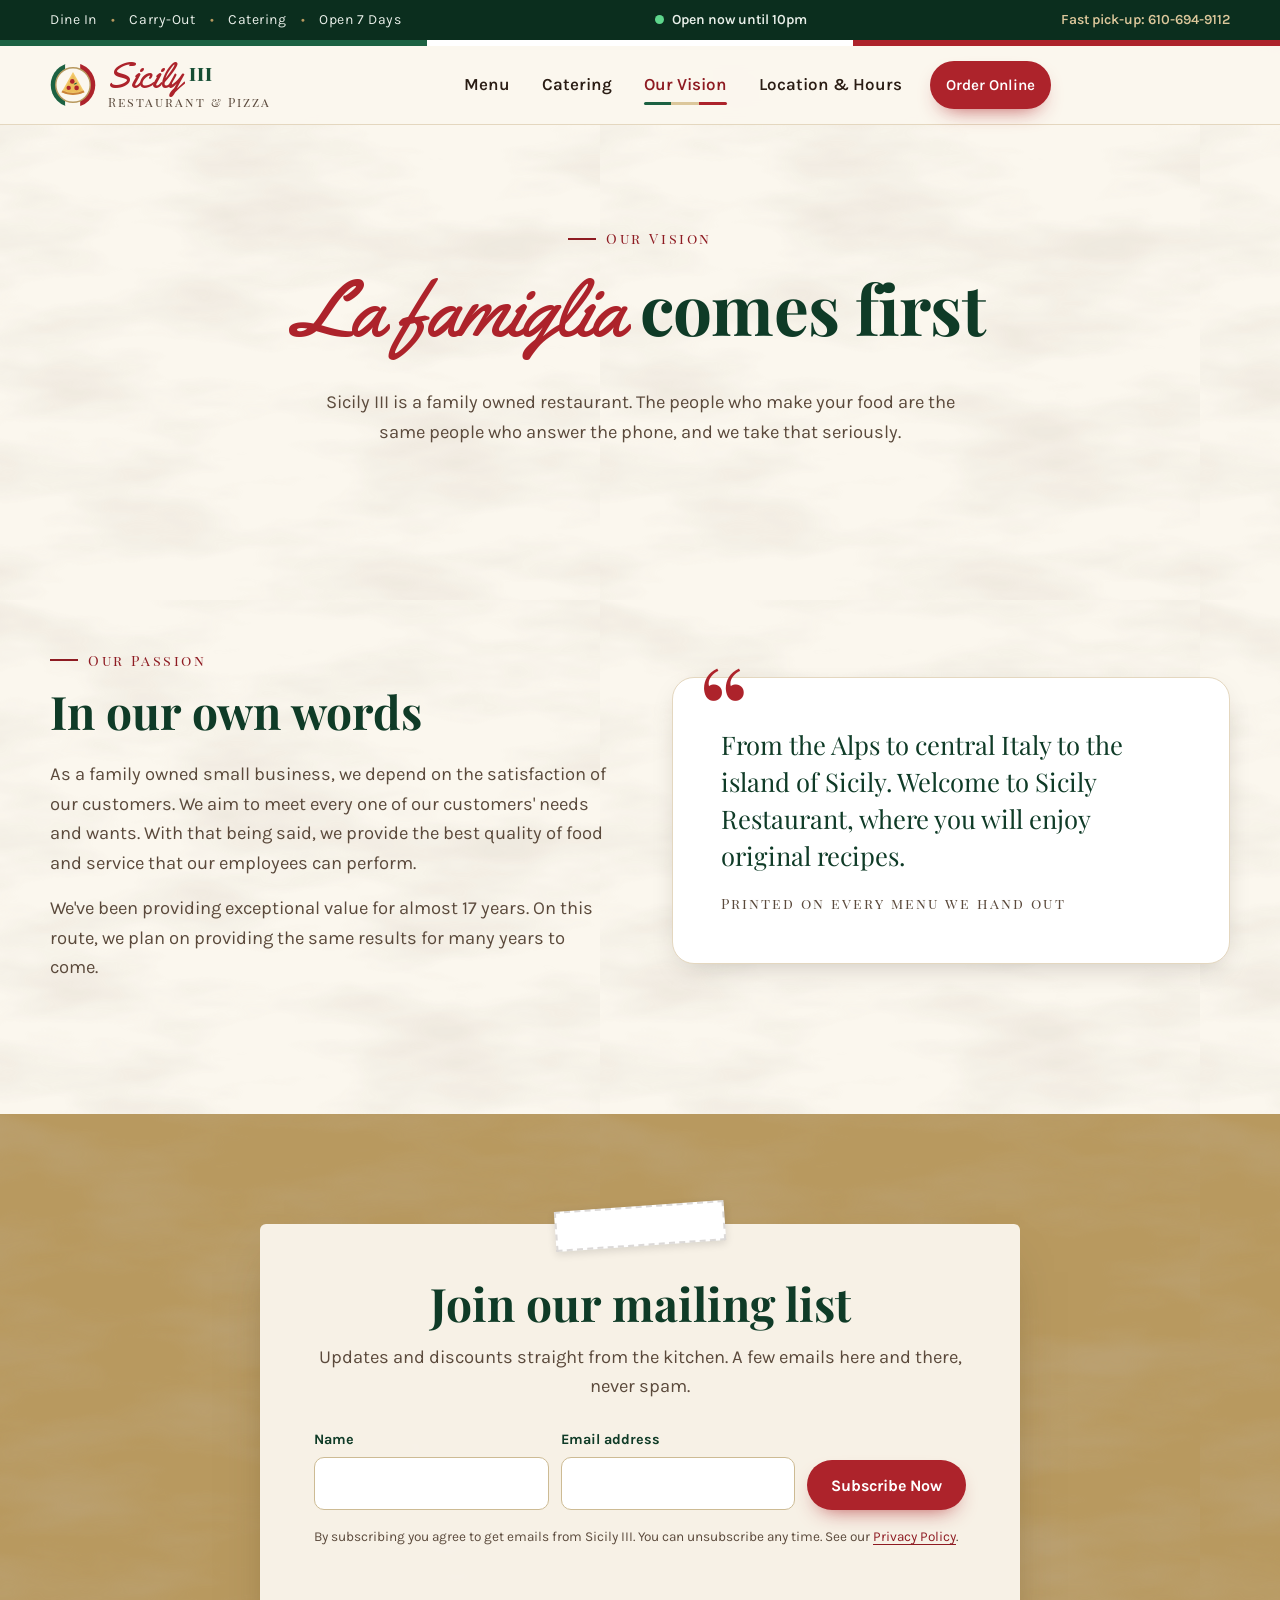
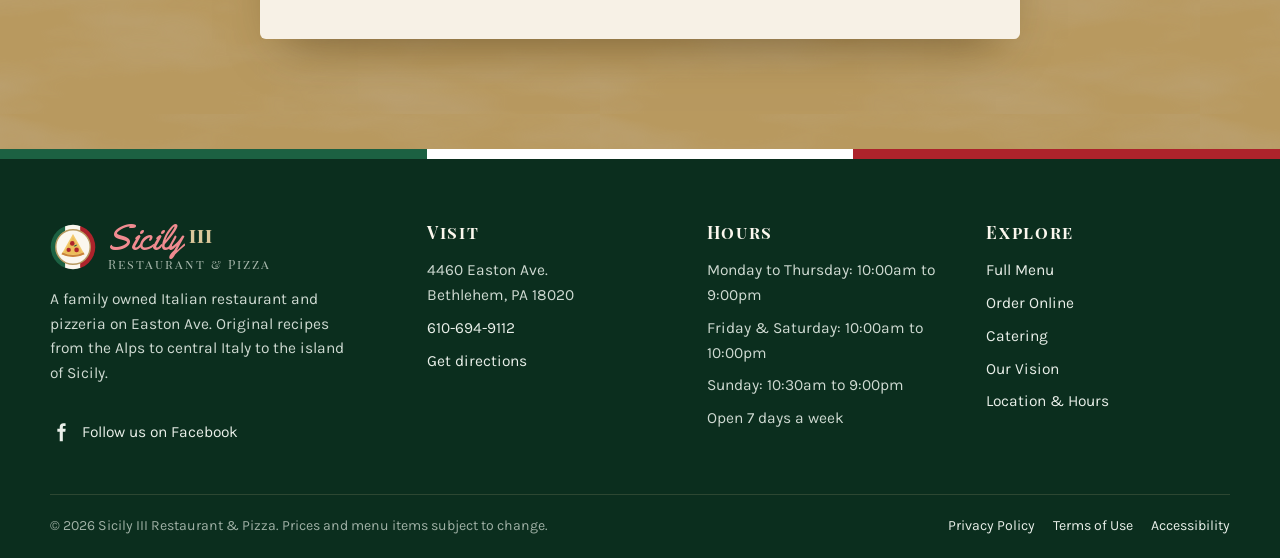
<file: our-vision.html>
<!doctype html>
<html lang="en" class="no-js">
<head>
<meta charset="utf-8">
<meta name="viewport" content="width=device-width, initial-scale=1">
<title>Our Vision | Sicily III Restaurant & Pizza</title>
<meta name="description" content="Sicily III is a family owned Italian restaurant in Bethlehem, PA. Original recipes from the Alps to central Italy to the island of Sicily for almost 17 years.">
<link rel="canonical" href="https://sicily-pizza.vercel.app/our-vision">
<meta name="theme-color" content="#0f3b27">
<meta name="format-detection" content="telephone=yes">
<meta property="og:type" content="website">
<meta property="og:site_name" content="Sicily III Restaurant &amp; Pizza">
<meta property="og:title" content="Our Vision | Sicily III Restaurant & Pizza">
<meta property="og:description" content="Sicily III is a family owned Italian restaurant in Bethlehem, PA. Original recipes from the Alps to central Italy to the island of Sicily for almost 17 years.">
<meta property="og:url" content="https://sicily-pizza.vercel.app/our-vision">
<meta property="og:image" content="https://sicily-pizza.vercel.app/assets/img/og.jpg">
<meta property="og:image:width" content="1200">
<meta property="og:image:height" content="630">
<meta name="twitter:card" content="summary_large_image">
<link rel="icon" href="/favicon.svg" type="image/svg+xml">
<link rel="apple-touch-icon" href="/apple-touch-icon.png">
<link rel="manifest" href="/site.webmanifest">
<link rel="preconnect" href="https://fonts.googleapis.com">
<link rel="preconnect" href="https://fonts.gstatic.com" crossorigin>
<link rel="stylesheet" href="https://fonts.googleapis.com/css2?family=Karla:wght@400;500;600;700;800&family=Playfair+Display:ital,wght@0,600;0,700;0,800;1,500&family=Playfair+Display+SC:wght@400;700&family=Yellowtail&display=swap">
<link rel="stylesheet" href="/assets/css/site.css?v=3">
<script src="/assets/js/site.js?v=3" defer></script>
</head>
<body>
<a class="skip" href="#main">Skip to content</a>
<div class="topbar"><div class="wrap">
<div class="topbar-tags"><span>Dine In</span><span>Carry-Out</span><span>Catering</span><span>Open 7 Days</span></div>
<span class="status" data-status aria-live="polite"><span class="status-dot" aria-hidden="true"></span><span data-status-text>Open 7 days a week</span></span>
<a href="tel:+16106949112">Fast pick-up: 610-694-9112</a>
</div></div>
<div class="tricolore" aria-hidden="true"></div>
<header class="site-header"><div class="wrap header-row">
<a class="brand" href="/" aria-label="Sicily III Restaurant and Pizza, home"><svg class="brand-mark" viewBox="0 0 64 64" aria-hidden="true" focusable="false">
<defs><clipPath id="mc"><circle cx="32" cy="32" r="31"/></clipPath></defs>
<g clip-path="url(#mc)"><rect width="22" height="64" fill="#1c6142"/><rect x="21" width="22" height="64" fill="#fbf7ee"/><rect x="42" width="22" height="64" fill="#ad232b"/></g>
<circle cx="32" cy="32" r="24" fill="#fbf7ee" stroke="#b8995f" stroke-width="2"/>
<path d="M32 14 L48 42 Q32 50 16 42 Z" fill="#f2c96b"/>
<path d="M16 42 Q32 50 48 42 L46.5 39.5 Q32 46.5 17.5 39.5 Z" fill="#c9833d"/>
<path d="M32 18 L44.5 39.5 Q32 45 19.5 39.5 Z" fill="#e8b24d" opacity=".55"/>
<circle cx="31" cy="27" r="3.2" fill="#ad232b"/><circle cx="26" cy="36" r="3" fill="#ad232b"/><circle cx="37" cy="36" r="3.2" fill="#ad232b"/>
<path d="M33 31 q2-3 5-2 q-2 3-5 2z" fill="#1c6142"/></svg><span class="brand-words"><span class="brand-name">Sicily<b>III</b></span><span class="brand-sub">Restaurant &amp; Pizza</span></span></a>
<button class="menu-toggle" type="button" aria-expanded="false" aria-controls="site-nav" aria-label="Open menu"><svg viewBox="0 0 24 24" fill="none" stroke="currentColor" stroke-width="2" stroke-linecap="round" stroke-linejoin="round" aria-hidden="true" focusable="false"><path d="M4 6h16M4 12h16M4 18h16"/></svg></button>
<nav class="nav" id="site-nav" aria-label="Main"><a href="/menu">Menu</a><a href="/catering">Catering</a><a href="/our-vision" aria-current="page">Our Vision</a><a href="/visit">Location &amp; Hours</a><a class="btn btn-red btn-sm nav-cta" href="/#order">Order Online</a></nav>
<div class="nav-backdrop" aria-hidden="true"></div>
</div></header>
<main id="main">
<section class="page-hero"><div class="wrap">
<span class="eyebrow">Our Vision</span>
<h1><span class="script">La famiglia</span> comes first</h1>
<p class="lede">Sicily III is a family owned restaurant. The people who make your food are the same people who answer the phone, and we take that seriously.</p>
</div></section>
<section class="section" aria-labelledby="passion-title"><div class="wrap split">
<div class="reveal"><span class="eyebrow">Our Passion</span><h2 id="passion-title">In our own words</h2>
<p class="lede">As a family owned small business, we depend on the satisfaction of our customers. We aim to meet every one of our customers' needs and wants. With that being said, we provide the best quality of food and service that our employees can perform.</p>
<p class="lede">We've been providing exceptional value for almost 17 years. On this route, we plan on providing the same results for many years to come.</p></div>
<div class="quote-card reveal"><blockquote><p>From the Alps to central Italy to the island of Sicily. Welcome to Sicily Restaurant, where you will enjoy original recipes.</p></blockquote><cite>Printed on every menu we hand out</cite></div>
</div></section>
<section class="newsletter" aria-labelledby="news-title"><div class="wrap">
<div class="note-card reveal">
<h2 id="news-title">Join our mailing list</h2>
<p class="lede">Updates and discounts straight from the kitchen. A few emails here and there, never spam.</p>
<form class="signup" data-web3 data-ok="Grazie! You're on the list. Keep an eye on your inbox." novalidate>
<input type="hidden" name="subject" value="New mailing list signup from the Sicily III website">
<input type="hidden" name="from_name" value="Sicily III Website">
<input type="hidden" name="form" value="newsletter">
<div class="hp" aria-hidden="true"><label>Leave this empty <input type="checkbox" name="botcheck" tabindex="-1"></label></div>
<div class="field"><label for="nl-name">Name</label><input id="nl-name" name="name" type="text" autocomplete="name" required maxlength="80"></div>
<div class="field"><label for="nl-email">Email address</label><input id="nl-email" name="email" type="email" autocomplete="email" inputmode="email" required maxlength="120"></div>
<button class="btn btn-red" type="submit">Subscribe Now</button>
<p class="consent">By subscribing you agree to get emails from Sicily III. You can unsubscribe any time. See our <a href="/privacy">Privacy Policy</a>.</p>
<p class="form-msg" role="status" aria-live="polite"></p>
</form></div></div></section></main><footer class="site-footer">
<div class="tricolore thick" aria-hidden="true"></div>
<div class="wrap footer-grid">
<div class="footer-brand"><a class="brand" href="/" aria-label="Sicily III Restaurant and Pizza, home"><svg class="brand-mark" viewBox="0 0 64 64" aria-hidden="true" focusable="false">
<defs><clipPath id="fc"><circle cx="32" cy="32" r="31"/></clipPath></defs>
<g clip-path="url(#fc)"><rect width="22" height="64" fill="#1c6142"/><rect x="21" width="22" height="64" fill="#fbf7ee"/><rect x="42" width="22" height="64" fill="#ad232b"/></g>
<circle cx="32" cy="32" r="24" fill="#fbf7ee" stroke="#b8995f" stroke-width="2"/>
<path d="M32 14 L48 42 Q32 50 16 42 Z" fill="#f2c96b"/>
<path d="M16 42 Q32 50 48 42 L46.5 39.5 Q32 46.5 17.5 39.5 Z" fill="#c9833d"/>
<path d="M32 18 L44.5 39.5 Q32 45 19.5 39.5 Z" fill="#e8b24d" opacity=".55"/>
<circle cx="31" cy="27" r="3.2" fill="#ad232b"/><circle cx="26" cy="36" r="3" fill="#ad232b"/><circle cx="37" cy="36" r="3.2" fill="#ad232b"/>
<path d="M33 31 q2-3 5-2 q-2 3-5 2z" fill="#1c6142"/></svg><span class="brand-words"><span class="brand-name">Sicily<b>III</b></span><span class="brand-sub">Restaurant &amp; Pizza</span></span></a>
<p>A family owned Italian restaurant and pizzeria on Easton Ave. Original recipes from the Alps to central Italy to the island of Sicily.</p>
<a class="social" href="https://www.facebook.com/sicily3" rel="noopener" target="_blank"><svg viewBox="0 0 24 24" fill="currentColor" aria-hidden="true"><path d="M14 8.5V6.8c0-.8.2-1.3 1.4-1.3H17V2.6c-.3 0-1.3-.1-2.4-.1-2.4 0-4 1.4-4 4.1v1.9H8v3.2h2.6V22H14v-10.3h2.7l.4-3.2z"/></svg><span>Follow us on Facebook</span><span class="sr-only">(opens in a new tab)</span></a></div>
<div><h3>Visit</h3><ul><li>4460 Easton Ave.<br>Bethlehem, PA 18020</li><li><a href="tel:+16106949112">610-694-9112</a></li><li><a href="https://www.google.com/maps/dir/?api=1&destination=4460+Easton+Ave,+Bethlehem,+PA+18020" rel="noopener" target="_blank">Get directions<span class="sr-only"> (opens in a new tab)</span></a></li></ul></div>
<div><h3>Hours</h3><ul><li>Monday to Thursday: 10:00am to 9:00pm</li><li>Friday & Saturday: 10:00am to 10:00pm</li><li>Sunday: 10:30am to 9:00pm</li><li>Open 7 days a week</li></ul></div>
<div><h3>Explore</h3><ul><li><a href="/menu">Full Menu</a></li><li><a href="/#order">Order Online</a></li><li><a href="/catering">Catering</a></li><li><a href="/our-vision">Our Vision</a></li><li><a href="/visit">Location &amp; Hours</a></li></ul></div>
</div>
<div class="wrap footer-bottom"><span>&copy; <span data-year>2026</span> Sicily III Restaurant &amp; Pizza. Prices and menu items subject to change.</span>
<nav aria-label="Legal"><a href="/privacy">Privacy Policy</a><a href="/terms">Terms of Use</a><a href="/accessibility">Accessibility</a></nav></div>
</footer>
<div class="mobile-bar"><a class="btn btn-red" href="tel:+16106949112"><svg viewBox="0 0 24 24" fill="none" stroke="currentColor" stroke-width="2" stroke-linecap="round" stroke-linejoin="round" aria-hidden="true" focusable="false"><path d="M22 16.9v3a2 2 0 0 1-2.2 2 19.8 19.8 0 0 1-8.6-3.1 19.5 19.5 0 0 1-6-6A19.8 19.8 0 0 1 2.1 4.2 2 2 0 0 1 4.1 2h3a2 2 0 0 1 2 1.7c.1.9.4 1.8.7 2.7a2 2 0 0 1-.5 2.1L8 9.8a16 16 0 0 0 6 6l1.3-1.3a2 2 0 0 1 2.1-.4c.9.3 1.8.6 2.7.7a2 2 0 0 1 1.7 2z"/></svg>Call to order</a><a class="btn btn-green" href="/#order"><svg viewBox="0 0 24 24" fill="none" stroke="currentColor" stroke-width="2" stroke-linecap="round" stroke-linejoin="round" aria-hidden="true" focusable="false"><path d="M6 2 3 6v14a2 2 0 0 0 2 2h14a2 2 0 0 0 2-2V6l-3-4zM3 6h18M16 10a4 4 0 0 1-8 0"/></svg>Order online</a></div>
</body>
</html>
</file>
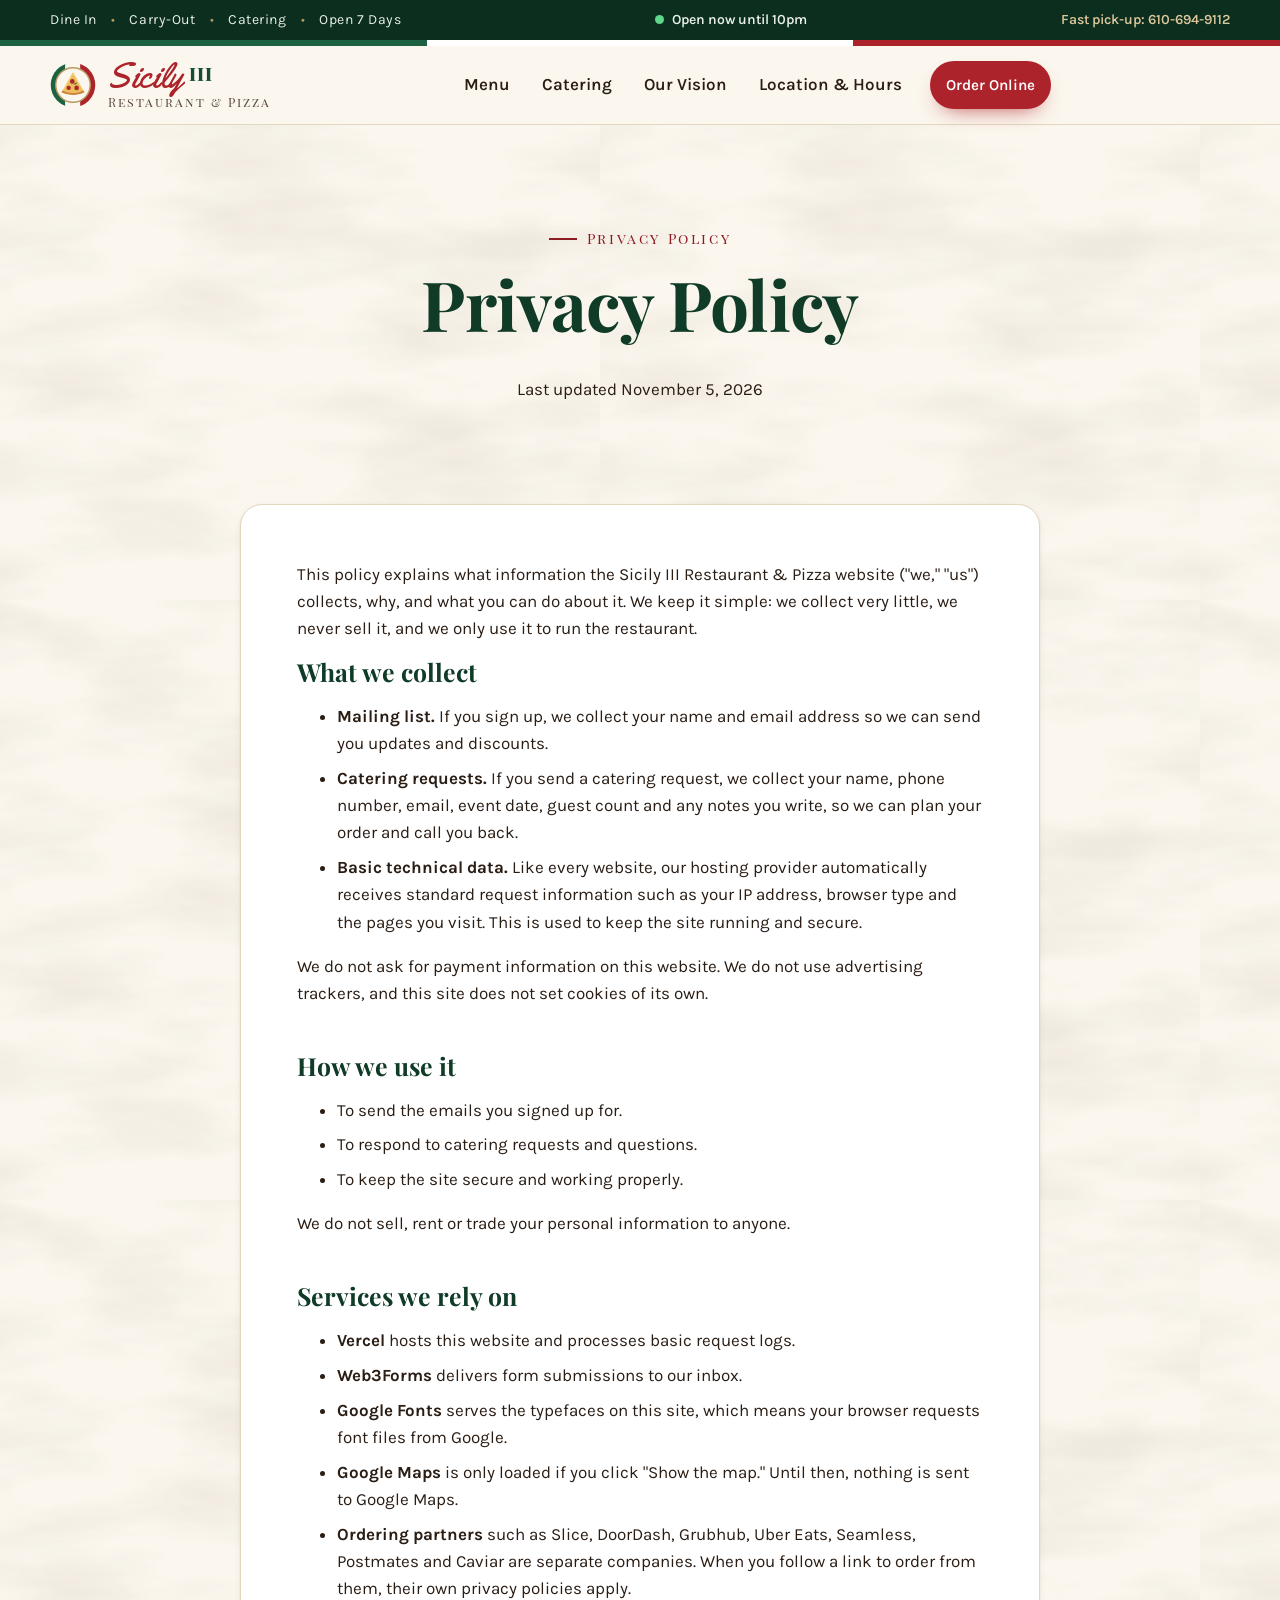
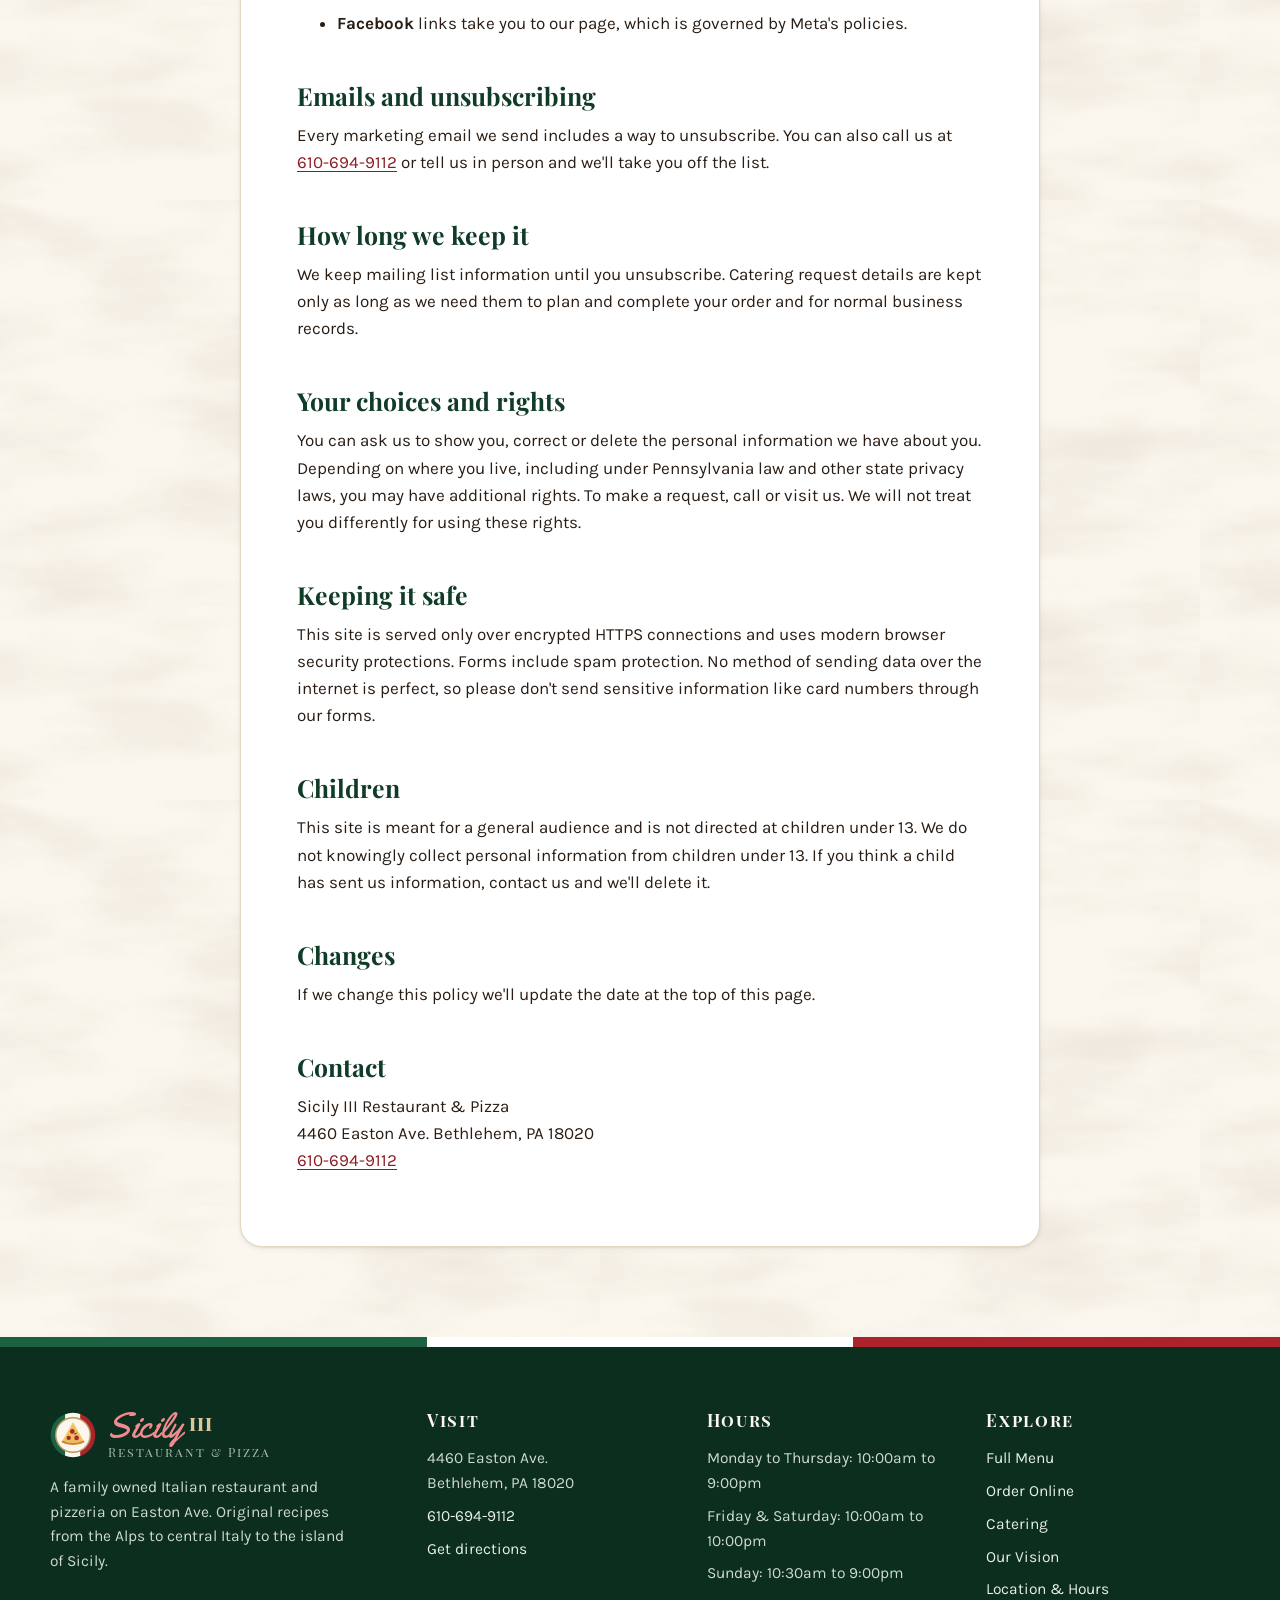
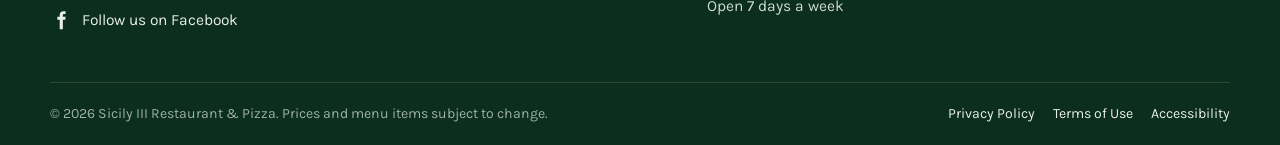
<file: privacy.html>
<!doctype html>
<html lang="en" class="no-js">
<head>
<meta charset="utf-8">
<meta name="viewport" content="width=device-width, initial-scale=1">
<title>Privacy Policy | Sicily III Restaurant & Pizza</title>
<meta name="description" content="How the Sicily III website collects, uses and protects your information.">
<link rel="canonical" href="https://sicily-pizza.vercel.app/privacy">
<meta name="theme-color" content="#0f3b27">
<meta name="format-detection" content="telephone=yes">
<meta property="og:type" content="website">
<meta property="og:site_name" content="Sicily III Restaurant &amp; Pizza">
<meta property="og:title" content="Privacy Policy | Sicily III Restaurant & Pizza">
<meta property="og:description" content="How the Sicily III website collects, uses and protects your information.">
<meta property="og:url" content="https://sicily-pizza.vercel.app/privacy">
<meta property="og:image" content="https://sicily-pizza.vercel.app/assets/img/og.jpg">
<meta property="og:image:width" content="1200">
<meta property="og:image:height" content="630">
<meta name="twitter:card" content="summary_large_image">
<link rel="icon" href="/favicon.svg" type="image/svg+xml">
<link rel="apple-touch-icon" href="/apple-touch-icon.png">
<link rel="manifest" href="/site.webmanifest">
<link rel="preconnect" href="https://fonts.googleapis.com">
<link rel="preconnect" href="https://fonts.gstatic.com" crossorigin>
<link rel="stylesheet" href="https://fonts.googleapis.com/css2?family=Karla:wght@400;500;600;700;800&family=Playfair+Display:ital,wght@0,600;0,700;0,800;1,500&family=Playfair+Display+SC:wght@400;700&family=Yellowtail&display=swap">
<link rel="stylesheet" href="/assets/css/site.css?v=3">
<script src="/assets/js/site.js?v=3" defer></script>
</head>
<body>
<a class="skip" href="#main">Skip to content</a>
<div class="topbar"><div class="wrap">
<div class="topbar-tags"><span>Dine In</span><span>Carry-Out</span><span>Catering</span><span>Open 7 Days</span></div>
<span class="status" data-status aria-live="polite"><span class="status-dot" aria-hidden="true"></span><span data-status-text>Open 7 days a week</span></span>
<a href="tel:+16106949112">Fast pick-up: 610-694-9112</a>
</div></div>
<div class="tricolore" aria-hidden="true"></div>
<header class="site-header"><div class="wrap header-row">
<a class="brand" href="/" aria-label="Sicily III Restaurant and Pizza, home"><svg class="brand-mark" viewBox="0 0 64 64" aria-hidden="true" focusable="false">
<defs><clipPath id="mc"><circle cx="32" cy="32" r="31"/></clipPath></defs>
<g clip-path="url(#mc)"><rect width="22" height="64" fill="#1c6142"/><rect x="21" width="22" height="64" fill="#fbf7ee"/><rect x="42" width="22" height="64" fill="#ad232b"/></g>
<circle cx="32" cy="32" r="24" fill="#fbf7ee" stroke="#b8995f" stroke-width="2"/>
<path d="M32 14 L48 42 Q32 50 16 42 Z" fill="#f2c96b"/>
<path d="M16 42 Q32 50 48 42 L46.5 39.5 Q32 46.5 17.5 39.5 Z" fill="#c9833d"/>
<path d="M32 18 L44.5 39.5 Q32 45 19.5 39.5 Z" fill="#e8b24d" opacity=".55"/>
<circle cx="31" cy="27" r="3.2" fill="#ad232b"/><circle cx="26" cy="36" r="3" fill="#ad232b"/><circle cx="37" cy="36" r="3.2" fill="#ad232b"/>
<path d="M33 31 q2-3 5-2 q-2 3-5 2z" fill="#1c6142"/></svg><span class="brand-words"><span class="brand-name">Sicily<b>III</b></span><span class="brand-sub">Restaurant &amp; Pizza</span></span></a>
<button class="menu-toggle" type="button" aria-expanded="false" aria-controls="site-nav" aria-label="Open menu"><svg viewBox="0 0 24 24" fill="none" stroke="currentColor" stroke-width="2" stroke-linecap="round" stroke-linejoin="round" aria-hidden="true" focusable="false"><path d="M4 6h16M4 12h16M4 18h16"/></svg></button>
<nav class="nav" id="site-nav" aria-label="Main"><a href="/menu">Menu</a><a href="/catering">Catering</a><a href="/our-vision">Our Vision</a><a href="/visit">Location &amp; Hours</a><a class="btn btn-red btn-sm nav-cta" href="/#order">Order Online</a></nav>
<div class="nav-backdrop" aria-hidden="true"></div>
</div></header>
<main id="main"><section class="page-hero"><div class="wrap"><span class="eyebrow">Privacy Policy</span><h1>Privacy Policy</h1><p class="updated">Last updated November 5, 2026</p></div></section>
<div class="wrap legal"><div class="legal-card">
<p>This policy explains what information the Sicily III Restaurant &amp; Pizza website ("we," "us") collects, why, and what you can do about it. We keep it simple: we collect very little, we never sell it, and we only use it to run the restaurant.</p>
<h2>What we collect</h2>
<ul>
<li><strong>Mailing list.</strong> If you sign up, we collect your name and email address so we can send you updates and discounts.</li>
<li><strong>Catering requests.</strong> If you send a catering request, we collect your name, phone number, email, event date, guest count and any notes you write, so we can plan your order and call you back.</li>
<li><strong>Basic technical data.</strong> Like every website, our hosting provider automatically receives standard request information such as your IP address, browser type and the pages you visit. This is used to keep the site running and secure.</li>
</ul>
<p>We do not ask for payment information on this website. We do not use advertising trackers, and this site does not set cookies of its own.</p>
<h2>How we use it</h2>
<ul>
<li>To send the emails you signed up for.</li>
<li>To respond to catering requests and questions.</li>
<li>To keep the site secure and working properly.</li>
</ul>
<p>We do not sell, rent or trade your personal information to anyone.</p>
<h2>Services we rely on</h2>
<ul>
<li><strong>Vercel</strong> hosts this website and processes basic request logs.</li>
<li><strong>Web3Forms</strong> delivers form submissions to our inbox.</li>
<li><strong>Google Fonts</strong> serves the typefaces on this site, which means your browser requests font files from Google.</li>
<li><strong>Google Maps</strong> is only loaded if you click "Show the map." Until then, nothing is sent to Google Maps.</li>
<li><strong>Ordering partners</strong> such as Slice, DoorDash, Grubhub, Uber Eats, Seamless, Postmates and Caviar are separate companies. When you follow a link to order from them, their own privacy policies apply.</li>
<li><strong>Facebook</strong> links take you to our page, which is governed by Meta's policies.</li>
</ul>
<h2>Emails and unsubscribing</h2>
<p>Every marketing email we send includes a way to unsubscribe. You can also call us at <a href="tel:+16106949112">610-694-9112</a> or tell us in person and we'll take you off the list.</p>
<h2>How long we keep it</h2>
<p>We keep mailing list information until you unsubscribe. Catering request details are kept only as long as we need them to plan and complete your order and for normal business records.</p>
<h2>Your choices and rights</h2>
<p>You can ask us to show you, correct or delete the personal information we have about you. Depending on where you live, including under Pennsylvania law and other state privacy laws, you may have additional rights. To make a request, call or visit us. We will not treat you differently for using these rights.</p>
<h2>Keeping it safe</h2>
<p>This site is served only over encrypted HTTPS connections and uses modern browser security protections. Forms include spam protection. No method of sending data over the internet is perfect, so please don't send sensitive information like card numbers through our forms.</p>
<h2>Children</h2>
<p>This site is meant for a general audience and is not directed at children under 13. We do not knowingly collect personal information from children under 13. If you think a child has sent us information, contact us and we'll delete it.</p>
<h2>Changes</h2>
<p>If we change this policy we'll update the date at the top of this page.</p>
<h2>Contact</h2>
<p>Sicily III Restaurant &amp; Pizza<br>4460 Easton Ave. Bethlehem, PA 18020<br><a href="tel:+16106949112">610-694-9112</a></p></div></div></main><footer class="site-footer">
<div class="tricolore thick" aria-hidden="true"></div>
<div class="wrap footer-grid">
<div class="footer-brand"><a class="brand" href="/" aria-label="Sicily III Restaurant and Pizza, home"><svg class="brand-mark" viewBox="0 0 64 64" aria-hidden="true" focusable="false">
<defs><clipPath id="fc"><circle cx="32" cy="32" r="31"/></clipPath></defs>
<g clip-path="url(#fc)"><rect width="22" height="64" fill="#1c6142"/><rect x="21" width="22" height="64" fill="#fbf7ee"/><rect x="42" width="22" height="64" fill="#ad232b"/></g>
<circle cx="32" cy="32" r="24" fill="#fbf7ee" stroke="#b8995f" stroke-width="2"/>
<path d="M32 14 L48 42 Q32 50 16 42 Z" fill="#f2c96b"/>
<path d="M16 42 Q32 50 48 42 L46.5 39.5 Q32 46.5 17.5 39.5 Z" fill="#c9833d"/>
<path d="M32 18 L44.5 39.5 Q32 45 19.5 39.5 Z" fill="#e8b24d" opacity=".55"/>
<circle cx="31" cy="27" r="3.2" fill="#ad232b"/><circle cx="26" cy="36" r="3" fill="#ad232b"/><circle cx="37" cy="36" r="3.2" fill="#ad232b"/>
<path d="M33 31 q2-3 5-2 q-2 3-5 2z" fill="#1c6142"/></svg><span class="brand-words"><span class="brand-name">Sicily<b>III</b></span><span class="brand-sub">Restaurant &amp; Pizza</span></span></a>
<p>A family owned Italian restaurant and pizzeria on Easton Ave. Original recipes from the Alps to central Italy to the island of Sicily.</p>
<a class="social" href="https://www.facebook.com/sicily3" rel="noopener" target="_blank"><svg viewBox="0 0 24 24" fill="currentColor" aria-hidden="true"><path d="M14 8.5V6.8c0-.8.2-1.3 1.4-1.3H17V2.6c-.3 0-1.3-.1-2.4-.1-2.4 0-4 1.4-4 4.1v1.9H8v3.2h2.6V22H14v-10.3h2.7l.4-3.2z"/></svg><span>Follow us on Facebook</span><span class="sr-only">(opens in a new tab)</span></a></div>
<div><h3>Visit</h3><ul><li>4460 Easton Ave.<br>Bethlehem, PA 18020</li><li><a href="tel:+16106949112">610-694-9112</a></li><li><a href="https://www.google.com/maps/dir/?api=1&destination=4460+Easton+Ave,+Bethlehem,+PA+18020" rel="noopener" target="_blank">Get directions<span class="sr-only"> (opens in a new tab)</span></a></li></ul></div>
<div><h3>Hours</h3><ul><li>Monday to Thursday: 10:00am to 9:00pm</li><li>Friday & Saturday: 10:00am to 10:00pm</li><li>Sunday: 10:30am to 9:00pm</li><li>Open 7 days a week</li></ul></div>
<div><h3>Explore</h3><ul><li><a href="/menu">Full Menu</a></li><li><a href="/#order">Order Online</a></li><li><a href="/catering">Catering</a></li><li><a href="/our-vision">Our Vision</a></li><li><a href="/visit">Location &amp; Hours</a></li></ul></div>
</div>
<div class="wrap footer-bottom"><span>&copy; <span data-year>2026</span> Sicily III Restaurant &amp; Pizza. Prices and menu items subject to change.</span>
<nav aria-label="Legal"><a href="/privacy">Privacy Policy</a><a href="/terms">Terms of Use</a><a href="/accessibility">Accessibility</a></nav></div>
</footer>
<div class="mobile-bar"><a class="btn btn-red" href="tel:+16106949112"><svg viewBox="0 0 24 24" fill="none" stroke="currentColor" stroke-width="2" stroke-linecap="round" stroke-linejoin="round" aria-hidden="true" focusable="false"><path d="M22 16.9v3a2 2 0 0 1-2.2 2 19.8 19.8 0 0 1-8.6-3.1 19.5 19.5 0 0 1-6-6A19.8 19.8 0 0 1 2.1 4.2 2 2 0 0 1 4.1 2h3a2 2 0 0 1 2 1.7c.1.9.4 1.8.7 2.7a2 2 0 0 1-.5 2.1L8 9.8a16 16 0 0 0 6 6l1.3-1.3a2 2 0 0 1 2.1-.4c.9.3 1.8.6 2.7.7a2 2 0 0 1 1.7 2z"/></svg>Call to order</a><a class="btn btn-green" href="/#order"><svg viewBox="0 0 24 24" fill="none" stroke="currentColor" stroke-width="2" stroke-linecap="round" stroke-linejoin="round" aria-hidden="true" focusable="false"><path d="M6 2 3 6v14a2 2 0 0 0 2 2h14a2 2 0 0 0 2-2V6l-3-4zM3 6h18M16 10a4 4 0 0 1-8 0"/></svg>Order online</a></div>
</body>
</html>
</file>
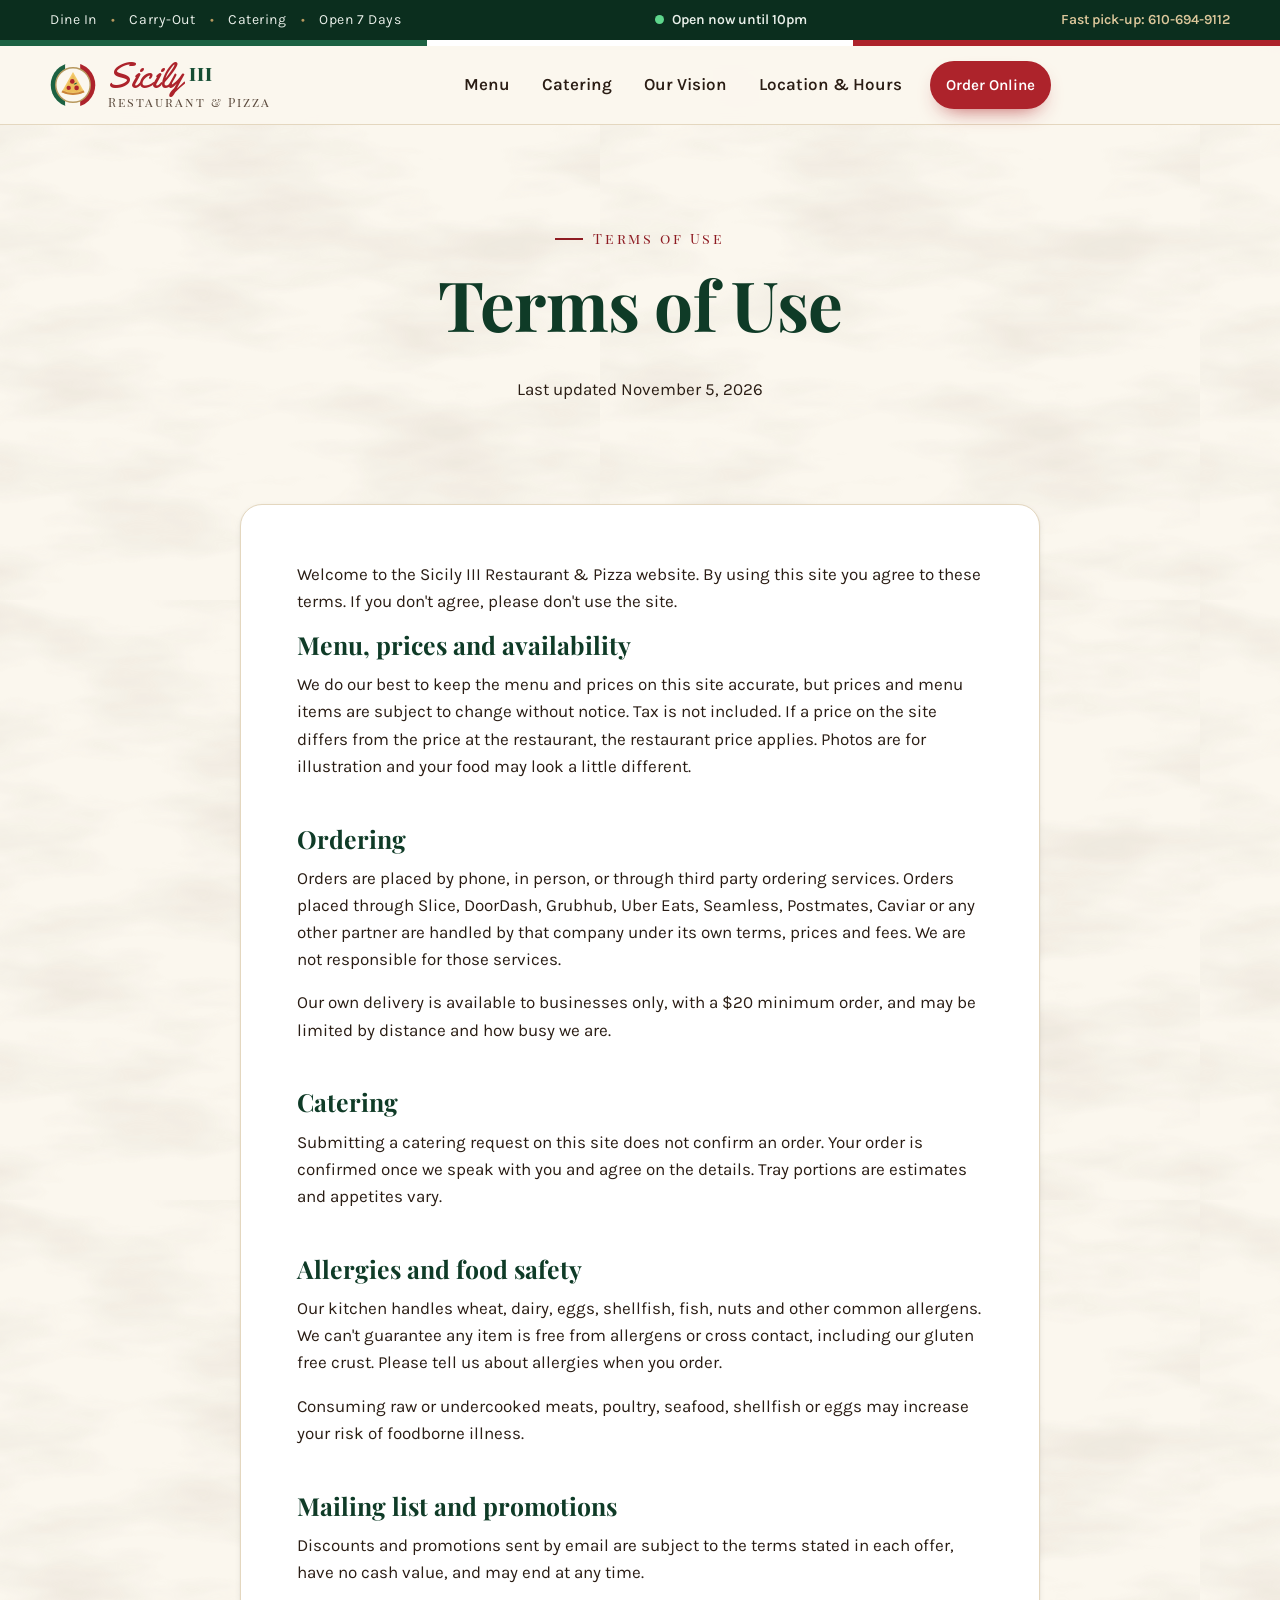
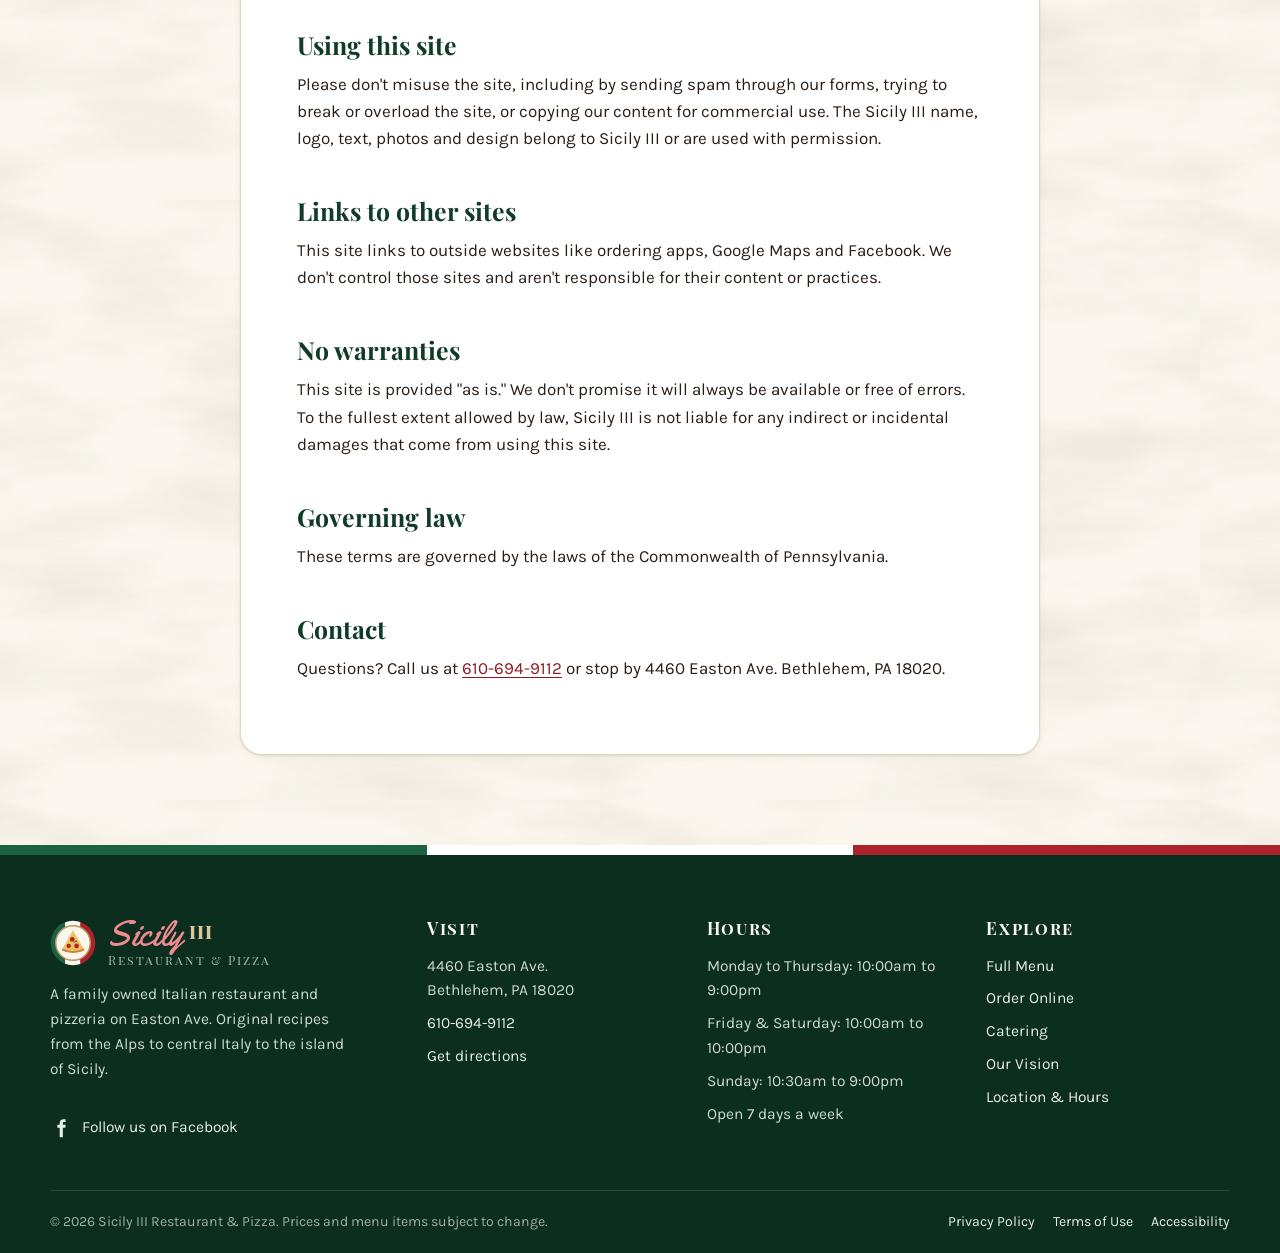
<file: terms.html>
<!doctype html>
<html lang="en" class="no-js">
<head>
<meta charset="utf-8">
<meta name="viewport" content="width=device-width, initial-scale=1">
<title>Terms of Use | Sicily III Restaurant & Pizza</title>
<meta name="description" content="The terms for using the Sicily III Restaurant & Pizza website.">
<link rel="canonical" href="https://sicily-pizza.vercel.app/terms">
<meta name="theme-color" content="#0f3b27">
<meta name="format-detection" content="telephone=yes">
<meta property="og:type" content="website">
<meta property="og:site_name" content="Sicily III Restaurant &amp; Pizza">
<meta property="og:title" content="Terms of Use | Sicily III Restaurant & Pizza">
<meta property="og:description" content="The terms for using the Sicily III Restaurant & Pizza website.">
<meta property="og:url" content="https://sicily-pizza.vercel.app/terms">
<meta property="og:image" content="https://sicily-pizza.vercel.app/assets/img/og.jpg">
<meta property="og:image:width" content="1200">
<meta property="og:image:height" content="630">
<meta name="twitter:card" content="summary_large_image">
<link rel="icon" href="/favicon.svg" type="image/svg+xml">
<link rel="apple-touch-icon" href="/apple-touch-icon.png">
<link rel="manifest" href="/site.webmanifest">
<link rel="preconnect" href="https://fonts.googleapis.com">
<link rel="preconnect" href="https://fonts.gstatic.com" crossorigin>
<link rel="stylesheet" href="https://fonts.googleapis.com/css2?family=Karla:wght@400;500;600;700;800&family=Playfair+Display:ital,wght@0,600;0,700;0,800;1,500&family=Playfair+Display+SC:wght@400;700&family=Yellowtail&display=swap">
<link rel="stylesheet" href="/assets/css/site.css?v=3">
<script src="/assets/js/site.js?v=3" defer></script>
</head>
<body>
<a class="skip" href="#main">Skip to content</a>
<div class="topbar"><div class="wrap">
<div class="topbar-tags"><span>Dine In</span><span>Carry-Out</span><span>Catering</span><span>Open 7 Days</span></div>
<span class="status" data-status aria-live="polite"><span class="status-dot" aria-hidden="true"></span><span data-status-text>Open 7 days a week</span></span>
<a href="tel:+16106949112">Fast pick-up: 610-694-9112</a>
</div></div>
<div class="tricolore" aria-hidden="true"></div>
<header class="site-header"><div class="wrap header-row">
<a class="brand" href="/" aria-label="Sicily III Restaurant and Pizza, home"><svg class="brand-mark" viewBox="0 0 64 64" aria-hidden="true" focusable="false">
<defs><clipPath id="mc"><circle cx="32" cy="32" r="31"/></clipPath></defs>
<g clip-path="url(#mc)"><rect width="22" height="64" fill="#1c6142"/><rect x="21" width="22" height="64" fill="#fbf7ee"/><rect x="42" width="22" height="64" fill="#ad232b"/></g>
<circle cx="32" cy="32" r="24" fill="#fbf7ee" stroke="#b8995f" stroke-width="2"/>
<path d="M32 14 L48 42 Q32 50 16 42 Z" fill="#f2c96b"/>
<path d="M16 42 Q32 50 48 42 L46.5 39.5 Q32 46.5 17.5 39.5 Z" fill="#c9833d"/>
<path d="M32 18 L44.5 39.5 Q32 45 19.5 39.5 Z" fill="#e8b24d" opacity=".55"/>
<circle cx="31" cy="27" r="3.2" fill="#ad232b"/><circle cx="26" cy="36" r="3" fill="#ad232b"/><circle cx="37" cy="36" r="3.2" fill="#ad232b"/>
<path d="M33 31 q2-3 5-2 q-2 3-5 2z" fill="#1c6142"/></svg><span class="brand-words"><span class="brand-name">Sicily<b>III</b></span><span class="brand-sub">Restaurant &amp; Pizza</span></span></a>
<button class="menu-toggle" type="button" aria-expanded="false" aria-controls="site-nav" aria-label="Open menu"><svg viewBox="0 0 24 24" fill="none" stroke="currentColor" stroke-width="2" stroke-linecap="round" stroke-linejoin="round" aria-hidden="true" focusable="false"><path d="M4 6h16M4 12h16M4 18h16"/></svg></button>
<nav class="nav" id="site-nav" aria-label="Main"><a href="/menu">Menu</a><a href="/catering">Catering</a><a href="/our-vision">Our Vision</a><a href="/visit">Location &amp; Hours</a><a class="btn btn-red btn-sm nav-cta" href="/#order">Order Online</a></nav>
<div class="nav-backdrop" aria-hidden="true"></div>
</div></header>
<main id="main"><section class="page-hero"><div class="wrap"><span class="eyebrow">Terms of Use</span><h1>Terms of Use</h1><p class="updated">Last updated November 5, 2026</p></div></section>
<div class="wrap legal"><div class="legal-card">
<p>Welcome to the Sicily III Restaurant &amp; Pizza website. By using this site you agree to these terms. If you don't agree, please don't use the site.</p>
<h2>Menu, prices and availability</h2>
<p>We do our best to keep the menu and prices on this site accurate, but prices and menu items are subject to change without notice. Tax is not included. If a price on the site differs from the price at the restaurant, the restaurant price applies. Photos are for illustration and your food may look a little different.</p>
<h2>Ordering</h2>
<p>Orders are placed by phone, in person, or through third party ordering services. Orders placed through Slice, DoorDash, Grubhub, Uber Eats, Seamless, Postmates, Caviar or any other partner are handled by that company under its own terms, prices and fees. We are not responsible for those services.</p>
<p>Our own delivery is available to businesses only, with a $20 minimum order, and may be limited by distance and how busy we are.</p>
<h2>Catering</h2>
<p>Submitting a catering request on this site does not confirm an order. Your order is confirmed once we speak with you and agree on the details. Tray portions are estimates and appetites vary.</p>
<h2>Allergies and food safety</h2>
<p>Our kitchen handles wheat, dairy, eggs, shellfish, fish, nuts and other common allergens. We can't guarantee any item is free from allergens or cross contact, including our gluten free crust. Please tell us about allergies when you order.</p>
<p>Consuming raw or undercooked meats, poultry, seafood, shellfish or eggs may increase your risk of foodborne illness.</p>
<h2>Mailing list and promotions</h2>
<p>Discounts and promotions sent by email are subject to the terms stated in each offer, have no cash value, and may end at any time.</p>
<h2>Using this site</h2>
<p>Please don't misuse the site, including by sending spam through our forms, trying to break or overload the site, or copying our content for commercial use. The Sicily III name, logo, text, photos and design belong to Sicily III or are used with permission.</p>
<h2>Links to other sites</h2>
<p>This site links to outside websites like ordering apps, Google Maps and Facebook. We don't control those sites and aren't responsible for their content or practices.</p>
<h2>No warranties</h2>
<p>This site is provided "as is." We don't promise it will always be available or free of errors. To the fullest extent allowed by law, Sicily III is not liable for any indirect or incidental damages that come from using this site.</p>
<h2>Governing law</h2>
<p>These terms are governed by the laws of the Commonwealth of Pennsylvania.</p>
<h2>Contact</h2>
<p>Questions? Call us at <a href="tel:+16106949112">610-694-9112</a> or stop by 4460 Easton Ave. Bethlehem, PA 18020.</p></div></div></main><footer class="site-footer">
<div class="tricolore thick" aria-hidden="true"></div>
<div class="wrap footer-grid">
<div class="footer-brand"><a class="brand" href="/" aria-label="Sicily III Restaurant and Pizza, home"><svg class="brand-mark" viewBox="0 0 64 64" aria-hidden="true" focusable="false">
<defs><clipPath id="fc"><circle cx="32" cy="32" r="31"/></clipPath></defs>
<g clip-path="url(#fc)"><rect width="22" height="64" fill="#1c6142"/><rect x="21" width="22" height="64" fill="#fbf7ee"/><rect x="42" width="22" height="64" fill="#ad232b"/></g>
<circle cx="32" cy="32" r="24" fill="#fbf7ee" stroke="#b8995f" stroke-width="2"/>
<path d="M32 14 L48 42 Q32 50 16 42 Z" fill="#f2c96b"/>
<path d="M16 42 Q32 50 48 42 L46.5 39.5 Q32 46.5 17.5 39.5 Z" fill="#c9833d"/>
<path d="M32 18 L44.5 39.5 Q32 45 19.5 39.5 Z" fill="#e8b24d" opacity=".55"/>
<circle cx="31" cy="27" r="3.2" fill="#ad232b"/><circle cx="26" cy="36" r="3" fill="#ad232b"/><circle cx="37" cy="36" r="3.2" fill="#ad232b"/>
<path d="M33 31 q2-3 5-2 q-2 3-5 2z" fill="#1c6142"/></svg><span class="brand-words"><span class="brand-name">Sicily<b>III</b></span><span class="brand-sub">Restaurant &amp; Pizza</span></span></a>
<p>A family owned Italian restaurant and pizzeria on Easton Ave. Original recipes from the Alps to central Italy to the island of Sicily.</p>
<a class="social" href="https://www.facebook.com/sicily3" rel="noopener" target="_blank"><svg viewBox="0 0 24 24" fill="currentColor" aria-hidden="true"><path d="M14 8.5V6.8c0-.8.2-1.3 1.4-1.3H17V2.6c-.3 0-1.3-.1-2.4-.1-2.4 0-4 1.4-4 4.1v1.9H8v3.2h2.6V22H14v-10.3h2.7l.4-3.2z"/></svg><span>Follow us on Facebook</span><span class="sr-only">(opens in a new tab)</span></a></div>
<div><h3>Visit</h3><ul><li>4460 Easton Ave.<br>Bethlehem, PA 18020</li><li><a href="tel:+16106949112">610-694-9112</a></li><li><a href="https://www.google.com/maps/dir/?api=1&destination=4460+Easton+Ave,+Bethlehem,+PA+18020" rel="noopener" target="_blank">Get directions<span class="sr-only"> (opens in a new tab)</span></a></li></ul></div>
<div><h3>Hours</h3><ul><li>Monday to Thursday: 10:00am to 9:00pm</li><li>Friday & Saturday: 10:00am to 10:00pm</li><li>Sunday: 10:30am to 9:00pm</li><li>Open 7 days a week</li></ul></div>
<div><h3>Explore</h3><ul><li><a href="/menu">Full Menu</a></li><li><a href="/#order">Order Online</a></li><li><a href="/catering">Catering</a></li><li><a href="/our-vision">Our Vision</a></li><li><a href="/visit">Location &amp; Hours</a></li></ul></div>
</div>
<div class="wrap footer-bottom"><span>&copy; <span data-year>2026</span> Sicily III Restaurant &amp; Pizza. Prices and menu items subject to change.</span>
<nav aria-label="Legal"><a href="/privacy">Privacy Policy</a><a href="/terms">Terms of Use</a><a href="/accessibility">Accessibility</a></nav></div>
</footer>
<div class="mobile-bar"><a class="btn btn-red" href="tel:+16106949112"><svg viewBox="0 0 24 24" fill="none" stroke="currentColor" stroke-width="2" stroke-linecap="round" stroke-linejoin="round" aria-hidden="true" focusable="false"><path d="M22 16.9v3a2 2 0 0 1-2.2 2 19.8 19.8 0 0 1-8.6-3.1 19.5 19.5 0 0 1-6-6A19.8 19.8 0 0 1 2.1 4.2 2 2 0 0 1 4.1 2h3a2 2 0 0 1 2 1.7c.1.9.4 1.8.7 2.7a2 2 0 0 1-.5 2.1L8 9.8a16 16 0 0 0 6 6l1.3-1.3a2 2 0 0 1 2.1-.4c.9.3 1.8.6 2.7.7a2 2 0 0 1 1.7 2z"/></svg>Call to order</a><a class="btn btn-green" href="/#order"><svg viewBox="0 0 24 24" fill="none" stroke="currentColor" stroke-width="2" stroke-linecap="round" stroke-linejoin="round" aria-hidden="true" focusable="false"><path d="M6 2 3 6v14a2 2 0 0 0 2 2h14a2 2 0 0 0 2-2V6l-3-4zM3 6h18M16 10a4 4 0 0 1-8 0"/></svg>Order online</a></div>
</body>
</html>
</file>
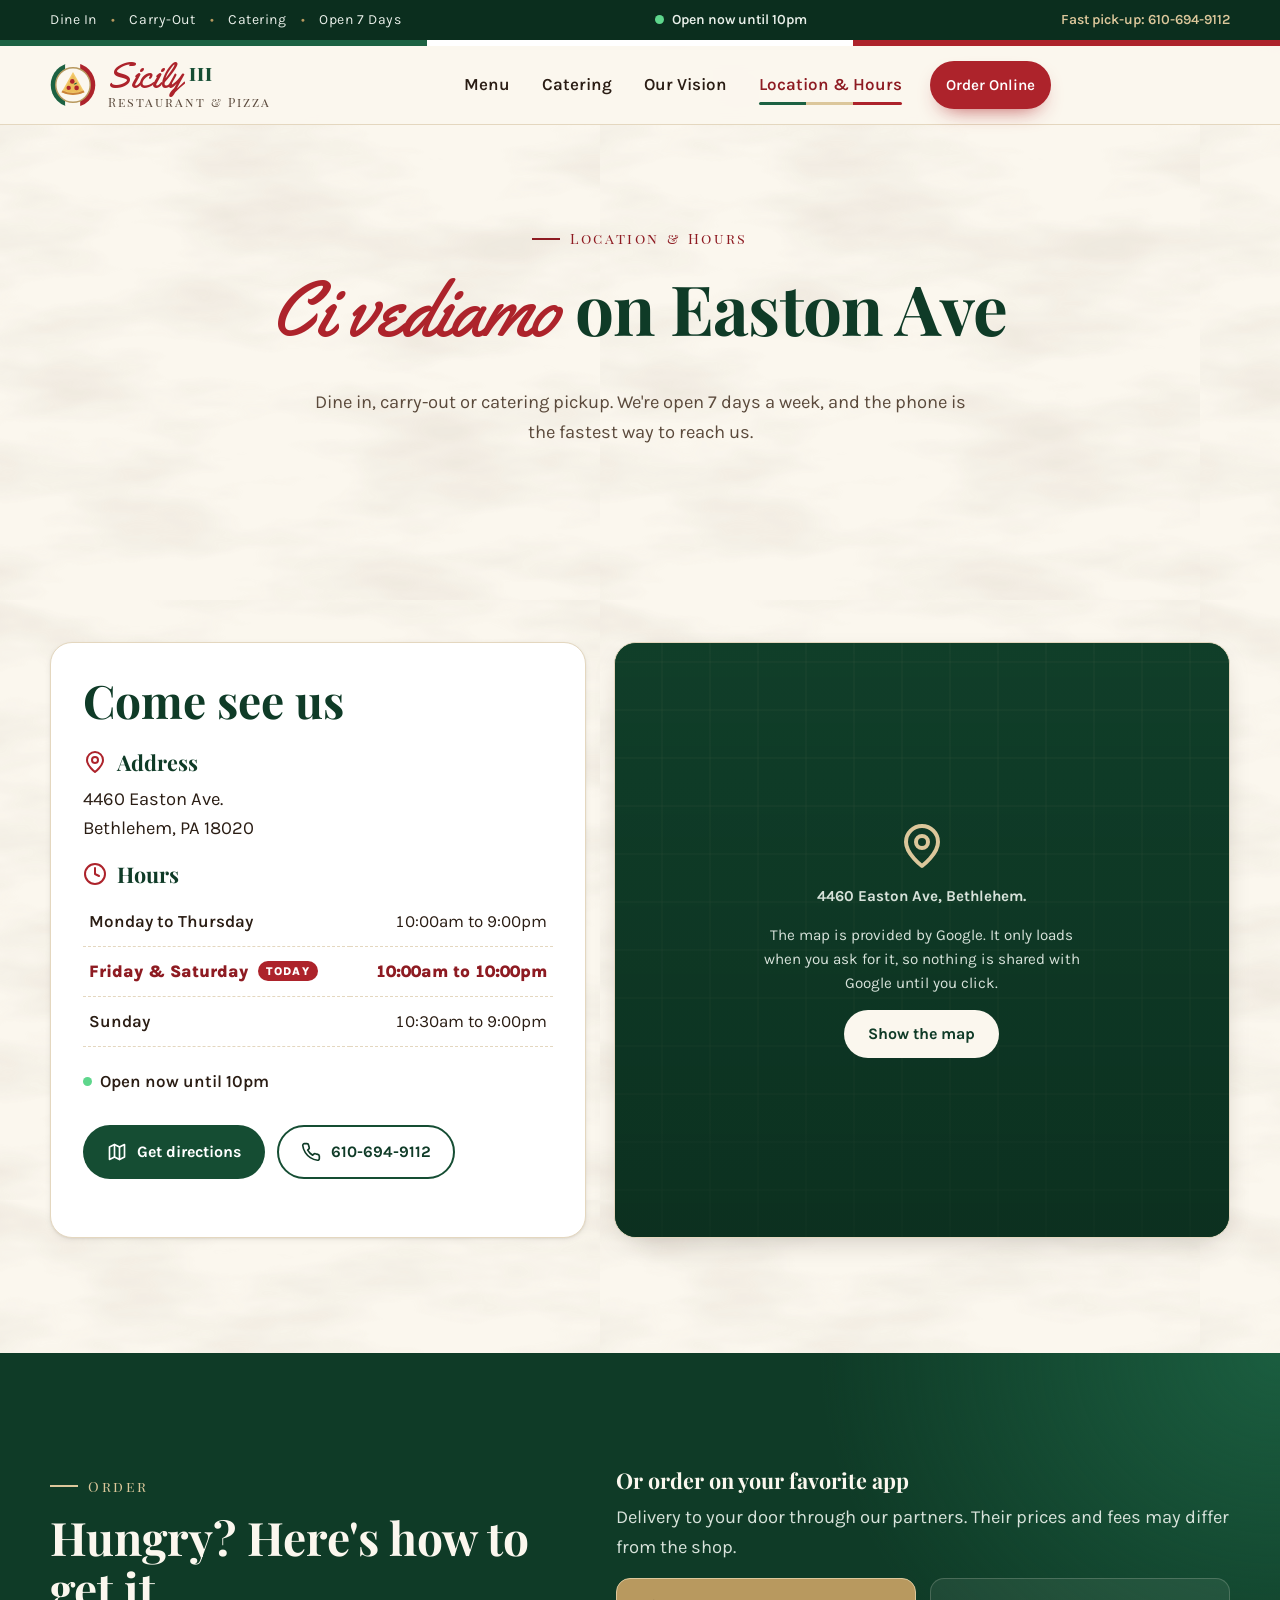
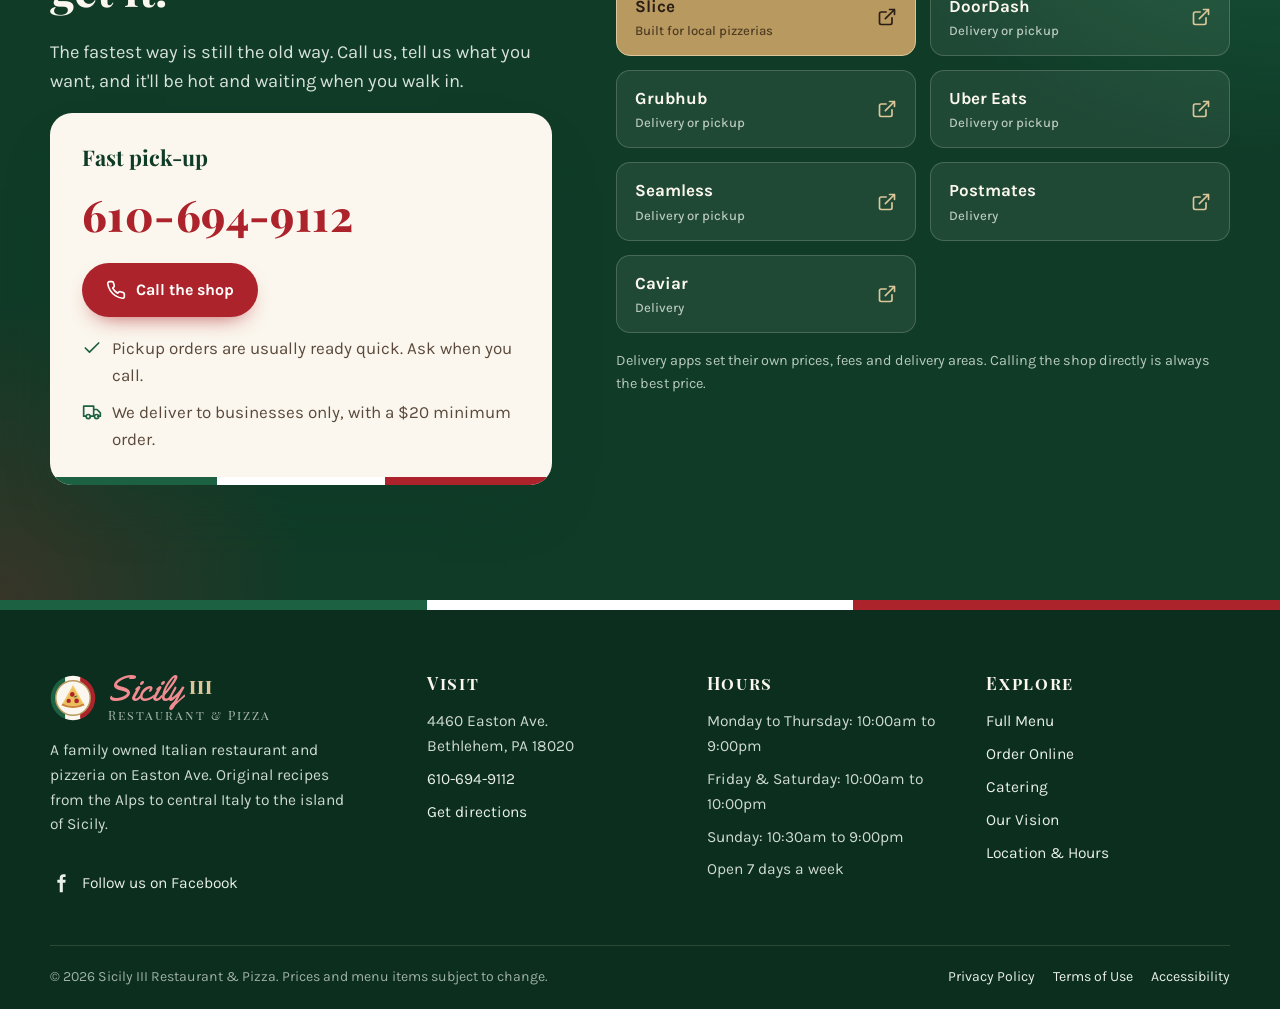
<file: visit.html>
<!doctype html>
<html lang="en" class="no-js">
<head>
<meta charset="utf-8">
<meta name="viewport" content="width=device-width, initial-scale=1">
<title>Location & Hours | Sicily III, 4460 Easton Ave, Bethlehem PA</title>
<meta name="description" content="Find Sicily III Restaurant & Pizza at 4460 Easton Ave, Bethlehem PA 18020. Open Mon to Thu 10am to 9pm, Fri and Sat 10am to 10pm, Sun 10:30am to 9pm.">
<link rel="canonical" href="https://sicily-pizza.vercel.app/visit">
<meta name="theme-color" content="#0f3b27">
<meta name="format-detection" content="telephone=yes">
<meta property="og:type" content="website">
<meta property="og:site_name" content="Sicily III Restaurant &amp; Pizza">
<meta property="og:title" content="Location & Hours | Sicily III, 4460 Easton Ave, Bethlehem PA">
<meta property="og:description" content="Find Sicily III Restaurant & Pizza at 4460 Easton Ave, Bethlehem PA 18020. Open Mon to Thu 10am to 9pm, Fri and Sat 10am to 10pm, Sun 10:30am to 9pm.">
<meta property="og:url" content="https://sicily-pizza.vercel.app/visit">
<meta property="og:image" content="https://sicily-pizza.vercel.app/assets/img/og.jpg">
<meta property="og:image:width" content="1200">
<meta property="og:image:height" content="630">
<meta name="twitter:card" content="summary_large_image">
<link rel="icon" href="/favicon.svg" type="image/svg+xml">
<link rel="apple-touch-icon" href="/apple-touch-icon.png">
<link rel="manifest" href="/site.webmanifest">
<link rel="preconnect" href="https://fonts.googleapis.com">
<link rel="preconnect" href="https://fonts.gstatic.com" crossorigin>
<link rel="stylesheet" href="https://fonts.googleapis.com/css2?family=Karla:wght@400;500;600;700;800&family=Playfair+Display:ital,wght@0,600;0,700;0,800;1,500&family=Playfair+Display+SC:wght@400;700&family=Yellowtail&display=swap">
<link rel="stylesheet" href="/assets/css/site.css?v=3">
<script src="/assets/js/site.js?v=3" defer></script>
</head>
<body>
<a class="skip" href="#main">Skip to content</a>
<div class="topbar"><div class="wrap">
<div class="topbar-tags"><span>Dine In</span><span>Carry-Out</span><span>Catering</span><span>Open 7 Days</span></div>
<span class="status" data-status aria-live="polite"><span class="status-dot" aria-hidden="true"></span><span data-status-text>Open 7 days a week</span></span>
<a href="tel:+16106949112">Fast pick-up: 610-694-9112</a>
</div></div>
<div class="tricolore" aria-hidden="true"></div>
<header class="site-header"><div class="wrap header-row">
<a class="brand" href="/" aria-label="Sicily III Restaurant and Pizza, home"><svg class="brand-mark" viewBox="0 0 64 64" aria-hidden="true" focusable="false">
<defs><clipPath id="mc"><circle cx="32" cy="32" r="31"/></clipPath></defs>
<g clip-path="url(#mc)"><rect width="22" height="64" fill="#1c6142"/><rect x="21" width="22" height="64" fill="#fbf7ee"/><rect x="42" width="22" height="64" fill="#ad232b"/></g>
<circle cx="32" cy="32" r="24" fill="#fbf7ee" stroke="#b8995f" stroke-width="2"/>
<path d="M32 14 L48 42 Q32 50 16 42 Z" fill="#f2c96b"/>
<path d="M16 42 Q32 50 48 42 L46.5 39.5 Q32 46.5 17.5 39.5 Z" fill="#c9833d"/>
<path d="M32 18 L44.5 39.5 Q32 45 19.5 39.5 Z" fill="#e8b24d" opacity=".55"/>
<circle cx="31" cy="27" r="3.2" fill="#ad232b"/><circle cx="26" cy="36" r="3" fill="#ad232b"/><circle cx="37" cy="36" r="3.2" fill="#ad232b"/>
<path d="M33 31 q2-3 5-2 q-2 3-5 2z" fill="#1c6142"/></svg><span class="brand-words"><span class="brand-name">Sicily<b>III</b></span><span class="brand-sub">Restaurant &amp; Pizza</span></span></a>
<button class="menu-toggle" type="button" aria-expanded="false" aria-controls="site-nav" aria-label="Open menu"><svg viewBox="0 0 24 24" fill="none" stroke="currentColor" stroke-width="2" stroke-linecap="round" stroke-linejoin="round" aria-hidden="true" focusable="false"><path d="M4 6h16M4 12h16M4 18h16"/></svg></button>
<nav class="nav" id="site-nav" aria-label="Main"><a href="/menu">Menu</a><a href="/catering">Catering</a><a href="/our-vision">Our Vision</a><a href="/visit" aria-current="page">Location &amp; Hours</a><a class="btn btn-red btn-sm nav-cta" href="/#order">Order Online</a></nav>
<div class="nav-backdrop" aria-hidden="true"></div>
</div></header>
<main id="main">
<section class="page-hero"><div class="wrap">
<span class="eyebrow">Location &amp; Hours</span>
<h1><span class="script">Ci vediamo</span> on Easton Ave</h1>
<p class="lede">Dine in, carry-out or catering pickup. We're open 7 days a week, and the phone is the fastest way to reach us.</p>
</div></section>
<section class="section" aria-label="Address, hours and map"><div class="wrap">
<div class="visit-grid">
<div class="info-card reveal">
<h2>Come see us</h2>
<h3><svg viewBox="0 0 24 24" fill="none" stroke="currentColor" stroke-width="2" stroke-linecap="round" stroke-linejoin="round" aria-hidden="true" focusable="false"><path d="M20 10c0 6-8 12-8 12s-8-6-8-12a8 8 0 0 1 16 0z"/><circle cx="12" cy="10" r="3"/></svg>Address</h3>
<address>4460 Easton Ave.<br>Bethlehem, PA 18020</address>
<h3><svg viewBox="0 0 24 24" fill="none" stroke="currentColor" stroke-width="2" stroke-linecap="round" stroke-linejoin="round" aria-hidden="true" focusable="false"><circle cx="12" cy="12" r="10"/><path d="M12 6v6l4 2"/></svg>Hours</h3>
<table class="hours"><caption class="sr-only">Opening hours</caption><tbody><tr data-day="1,2,3,4"><th scope="row">Monday to Thursday</th><td>10:00am to 9:00pm</td></tr><tr data-day="5,6"><th scope="row">Friday & Saturday</th><td>10:00am to 10:00pm</td></tr><tr data-day="0"><th scope="row">Sunday</th><td>10:30am to 9:00pm</td></tr></tbody></table>
<span class="status" data-status><span class="status-dot" aria-hidden="true"></span><span data-status-text>Open 7 days a week</span></span>
<div class="hero-actions"><a class="btn btn-green" href="https://www.google.com/maps/dir/?api=1&destination=4460+Easton+Ave,+Bethlehem,+PA+18020" target="_blank" rel="noopener"><svg viewBox="0 0 24 24" fill="none" stroke="currentColor" stroke-width="2" stroke-linecap="round" stroke-linejoin="round" aria-hidden="true" focusable="false"><path d="m3 6 6-3 6 3 6-3v15l-6 3-6-3-6 3z"/><path d="M9 3v15M15 6v15"/></svg>Get directions<span class="sr-only"> (opens in a new tab)</span></a><a class="btn btn-ghost" href="tel:+16106949112"><svg viewBox="0 0 24 24" fill="none" stroke="currentColor" stroke-width="2" stroke-linecap="round" stroke-linejoin="round" aria-hidden="true" focusable="false"><path d="M22 16.9v3a2 2 0 0 1-2.2 2 19.8 19.8 0 0 1-8.6-3.1 19.5 19.5 0 0 1-6-6A19.8 19.8 0 0 1 2.1 4.2 2 2 0 0 1 4.1 2h3a2 2 0 0 1 2 1.7c.1.9.4 1.8.7 2.7a2 2 0 0 1-.5 2.1L8 9.8a16 16 0 0 0 6 6l1.3-1.3a2 2 0 0 1 2.1-.4c.9.3 1.8.6 2.7.7a2 2 0 0 1 1.7 2z"/></svg>610-694-9112</a></div>
</div>
<div class="map-frame reveal">
<div class="map-consent"><svg viewBox="0 0 24 24" fill="none" stroke="currentColor" stroke-width="2" stroke-linecap="round" stroke-linejoin="round" aria-hidden="true" focusable="false"><path d="M20 10c0 6-8 12-8 12s-8-6-8-12a8 8 0 0 1 16 0z"/><circle cx="12" cy="10" r="3"/></svg>
<p><strong>4460 Easton Ave, Bethlehem.</strong></p>
<p>The map is provided by Google. It only loads when you ask for it, so nothing is shared with Google until you click.</p>
<button class="btn btn-cream" type="button" data-load-map>Show the map</button>
</div></div></div>
</div></section>
<section class="section order" id="order" aria-labelledby="order-title"><div class="wrap order-grid">
<div class="reveal">
<span class="eyebrow">Order</span>
<h2 id="order-title">Hungry? Here's how to get it.</h2>
<p class="lede">The fastest way is still the old way. Call us, tell us what you want, and it'll be hot and waiting when you walk in.</p>
<div class="call-card">
<h3>Fast pick-up</h3>
<a class="call-number" href="tel:+16106949112">610-694-9112</a>
<a class="btn btn-red" href="tel:+16106949112"><svg viewBox="0 0 24 24" fill="none" stroke="currentColor" stroke-width="2" stroke-linecap="round" stroke-linejoin="round" aria-hidden="true" focusable="false"><path d="M22 16.9v3a2 2 0 0 1-2.2 2 19.8 19.8 0 0 1-8.6-3.1 19.5 19.5 0 0 1-6-6A19.8 19.8 0 0 1 2.1 4.2 2 2 0 0 1 4.1 2h3a2 2 0 0 1 2 1.7c.1.9.4 1.8.7 2.7a2 2 0 0 1-.5 2.1L8 9.8a16 16 0 0 0 6 6l1.3-1.3a2 2 0 0 1 2.1-.4c.9.3 1.8.6 2.7.7a2 2 0 0 1 1.7 2z"/></svg>Call the shop</a>
<ul>
<li><svg viewBox="0 0 24 24" fill="none" stroke="currentColor" stroke-width="2" stroke-linecap="round" stroke-linejoin="round" aria-hidden="true" focusable="false"><path d="M20 6 9 17l-5-5"/></svg><span>Pickup orders are usually ready quick. Ask when you call.</span></li>
<li><svg viewBox="0 0 24 24" fill="none" stroke="currentColor" stroke-width="2" stroke-linecap="round" stroke-linejoin="round" aria-hidden="true" focusable="false"><path d="M10 17h4V5H2v12h3M14 9h4l4 4v4h-3"/><circle cx="7.5" cy="17.5" r="2.5"/><circle cx="17.5" cy="17.5" r="2.5"/></svg><span>We deliver to businesses only, with a $20 minimum order.</span></li>
</ul></div></div>
<div class="reveal">
<h3>Or order on your favorite app</h3>
<p class="lede">Delivery to your door through our partners. Their prices and fees may differ from the shop.</p>
<div class="apps"><a class="app featured" href="https://slicelife.com/restaurants/pa/bethlehem/18020/sicily-pizza-restaurant-iii/menu" target="_blank" rel="noopener"><span>Slice<small>Built for local pizzerias</small></span><svg viewBox="0 0 24 24" fill="none" stroke="currentColor" stroke-width="2" stroke-linecap="round" stroke-linejoin="round" aria-hidden="true" focusable="false"><path d="M15 3h6v6M10 14 21 3M18 13v6a2 2 0 0 1-2 2H5a2 2 0 0 1-2-2V8a2 2 0 0 1 2-2h6"/></svg><span class="sr-only"> (opens in a new tab)</span></a><a class="app" href="https://www.doordash.com/store/sicily-pizza-%26-restaurant-iii-bethlehem-414429/" target="_blank" rel="noopener"><span>DoorDash<small>Delivery or pickup</small></span><svg viewBox="0 0 24 24" fill="none" stroke="currentColor" stroke-width="2" stroke-linecap="round" stroke-linejoin="round" aria-hidden="true" focusable="false"><path d="M15 3h6v6M10 14 21 3M18 13v6a2 2 0 0 1-2 2H5a2 2 0 0 1-2-2V8a2 2 0 0 1 2-2h6"/></svg><span class="sr-only"> (opens in a new tab)</span></a><a class="app" href="https://www.grubhub.com/restaurant/sicily-pizza--restaurant-iii-4460-easton-ave-bethlehem/3260325" target="_blank" rel="noopener"><span>Grubhub<small>Delivery or pickup</small></span><svg viewBox="0 0 24 24" fill="none" stroke="currentColor" stroke-width="2" stroke-linecap="round" stroke-linejoin="round" aria-hidden="true" focusable="false"><path d="M15 3h6v6M10 14 21 3M18 13v6a2 2 0 0 1-2 2H5a2 2 0 0 1-2-2V8a2 2 0 0 1 2-2h6"/></svg><span class="sr-only"> (opens in a new tab)</span></a><a class="app" href="https://www.ubereats.com/store/sicily-pizza-%26-restaurant-iii-easton-ave/c0sec_iRVhelPlJoZTiEmw" target="_blank" rel="noopener"><span>Uber Eats<small>Delivery or pickup</small></span><svg viewBox="0 0 24 24" fill="none" stroke="currentColor" stroke-width="2" stroke-linecap="round" stroke-linejoin="round" aria-hidden="true" focusable="false"><path d="M15 3h6v6M10 14 21 3M18 13v6a2 2 0 0 1-2 2H5a2 2 0 0 1-2-2V8a2 2 0 0 1 2-2h6"/></svg><span class="sr-only"> (opens in a new tab)</span></a><a class="app" href="https://www.seamless.com/menu/sicily-pizza--restaurant-iii-4460-easton-ave-bethlehem/3260325" target="_blank" rel="noopener"><span>Seamless<small>Delivery or pickup</small></span><svg viewBox="0 0 24 24" fill="none" stroke="currentColor" stroke-width="2" stroke-linecap="round" stroke-linejoin="round" aria-hidden="true" focusable="false"><path d="M15 3h6v6M10 14 21 3M18 13v6a2 2 0 0 1-2 2H5a2 2 0 0 1-2-2V8a2 2 0 0 1 2-2h6"/></svg><span class="sr-only"> (opens in a new tab)</span></a><a class="app" href="https://postmates.com/store/sicily-pizza-%26-restaurant-iii-easton-ave/c0sec_iRVhelPlJoZTiEmw" target="_blank" rel="noopener"><span>Postmates<small>Delivery</small></span><svg viewBox="0 0 24 24" fill="none" stroke="currentColor" stroke-width="2" stroke-linecap="round" stroke-linejoin="round" aria-hidden="true" focusable="false"><path d="M15 3h6v6M10 14 21 3M18 13v6a2 2 0 0 1-2 2H5a2 2 0 0 1-2-2V8a2 2 0 0 1 2-2h6"/></svg><span class="sr-only"> (opens in a new tab)</span></a><a class="app" href="https://www.trycaviar.com/store/sicily-pizza-%26-restaurant-iii-bethlehem-414429/" target="_blank" rel="noopener"><span>Caviar<small>Delivery</small></span><svg viewBox="0 0 24 24" fill="none" stroke="currentColor" stroke-width="2" stroke-linecap="round" stroke-linejoin="round" aria-hidden="true" focusable="false"><path d="M15 3h6v6M10 14 21 3M18 13v6a2 2 0 0 1-2 2H5a2 2 0 0 1-2-2V8a2 2 0 0 1 2-2h6"/></svg><span class="sr-only"> (opens in a new tab)</span></a></div>
<p class="fine">Delivery apps set their own prices, fees and delivery areas. Calling the shop directly is always the best price.</p>
</div></div></section></main><footer class="site-footer">
<div class="tricolore thick" aria-hidden="true"></div>
<div class="wrap footer-grid">
<div class="footer-brand"><a class="brand" href="/" aria-label="Sicily III Restaurant and Pizza, home"><svg class="brand-mark" viewBox="0 0 64 64" aria-hidden="true" focusable="false">
<defs><clipPath id="fc"><circle cx="32" cy="32" r="31"/></clipPath></defs>
<g clip-path="url(#fc)"><rect width="22" height="64" fill="#1c6142"/><rect x="21" width="22" height="64" fill="#fbf7ee"/><rect x="42" width="22" height="64" fill="#ad232b"/></g>
<circle cx="32" cy="32" r="24" fill="#fbf7ee" stroke="#b8995f" stroke-width="2"/>
<path d="M32 14 L48 42 Q32 50 16 42 Z" fill="#f2c96b"/>
<path d="M16 42 Q32 50 48 42 L46.5 39.5 Q32 46.5 17.5 39.5 Z" fill="#c9833d"/>
<path d="M32 18 L44.5 39.5 Q32 45 19.5 39.5 Z" fill="#e8b24d" opacity=".55"/>
<circle cx="31" cy="27" r="3.2" fill="#ad232b"/><circle cx="26" cy="36" r="3" fill="#ad232b"/><circle cx="37" cy="36" r="3.2" fill="#ad232b"/>
<path d="M33 31 q2-3 5-2 q-2 3-5 2z" fill="#1c6142"/></svg><span class="brand-words"><span class="brand-name">Sicily<b>III</b></span><span class="brand-sub">Restaurant &amp; Pizza</span></span></a>
<p>A family owned Italian restaurant and pizzeria on Easton Ave. Original recipes from the Alps to central Italy to the island of Sicily.</p>
<a class="social" href="https://www.facebook.com/sicily3" rel="noopener" target="_blank"><svg viewBox="0 0 24 24" fill="currentColor" aria-hidden="true"><path d="M14 8.5V6.8c0-.8.2-1.3 1.4-1.3H17V2.6c-.3 0-1.3-.1-2.4-.1-2.4 0-4 1.4-4 4.1v1.9H8v3.2h2.6V22H14v-10.3h2.7l.4-3.2z"/></svg><span>Follow us on Facebook</span><span class="sr-only">(opens in a new tab)</span></a></div>
<div><h3>Visit</h3><ul><li>4460 Easton Ave.<br>Bethlehem, PA 18020</li><li><a href="tel:+16106949112">610-694-9112</a></li><li><a href="https://www.google.com/maps/dir/?api=1&destination=4460+Easton+Ave,+Bethlehem,+PA+18020" rel="noopener" target="_blank">Get directions<span class="sr-only"> (opens in a new tab)</span></a></li></ul></div>
<div><h3>Hours</h3><ul><li>Monday to Thursday: 10:00am to 9:00pm</li><li>Friday & Saturday: 10:00am to 10:00pm</li><li>Sunday: 10:30am to 9:00pm</li><li>Open 7 days a week</li></ul></div>
<div><h3>Explore</h3><ul><li><a href="/menu">Full Menu</a></li><li><a href="/#order">Order Online</a></li><li><a href="/catering">Catering</a></li><li><a href="/our-vision">Our Vision</a></li><li><a href="/visit">Location &amp; Hours</a></li></ul></div>
</div>
<div class="wrap footer-bottom"><span>&copy; <span data-year>2026</span> Sicily III Restaurant &amp; Pizza. Prices and menu items subject to change.</span>
<nav aria-label="Legal"><a href="/privacy">Privacy Policy</a><a href="/terms">Terms of Use</a><a href="/accessibility">Accessibility</a></nav></div>
</footer>
<div class="mobile-bar"><a class="btn btn-red" href="tel:+16106949112"><svg viewBox="0 0 24 24" fill="none" stroke="currentColor" stroke-width="2" stroke-linecap="round" stroke-linejoin="round" aria-hidden="true" focusable="false"><path d="M22 16.9v3a2 2 0 0 1-2.2 2 19.8 19.8 0 0 1-8.6-3.1 19.5 19.5 0 0 1-6-6A19.8 19.8 0 0 1 2.1 4.2 2 2 0 0 1 4.1 2h3a2 2 0 0 1 2 1.7c.1.9.4 1.8.7 2.7a2 2 0 0 1-.5 2.1L8 9.8a16 16 0 0 0 6 6l1.3-1.3a2 2 0 0 1 2.1-.4c.9.3 1.8.6 2.7.7a2 2 0 0 1 1.7 2z"/></svg>Call to order</a><a class="btn btn-green" href="/#order"><svg viewBox="0 0 24 24" fill="none" stroke="currentColor" stroke-width="2" stroke-linecap="round" stroke-linejoin="round" aria-hidden="true" focusable="false"><path d="M6 2 3 6v14a2 2 0 0 0 2 2h14a2 2 0 0 0 2-2V6l-3-4zM3 6h18M16 10a4 4 0 0 1-8 0"/></svg>Order online</a></div>
</body>
</html>
</file>
<file: assets/css/site.css>
/* Sicily III Restaurant & Pizza
   Palette pulled from the shop's own print: tricolore green and red,
   the ochre gold of the column art, and the marble of the front counter. */

:root {
  --green-950: #0b2e1e;
  --green-900: #0f3b27;
  --green-800: #154d33;
  --green-700: #1c6142;
  --red-700: #8e1b22;
  --red-600: #ad232b;
  --red-500: #c8323a;
  --gold-600: #8a6a2e;
  --gold-500: #b8995f;
  --gold-300: #dcc79b;
  --gold-100: #f3e9d2;
  --cream: #fbf7ee;
  --paper: #f5eedf;
  --marble: #f1ece3;
  --ink: #2a1d14;
  --ink-soft: #5b4a3c;
  --line: #e4d7bf;
  --white: #ffffff;

  --font-display: "Playfair Display", Georgia, "Times New Roman", serif;
  --font-caps: "Playfair Display SC", "Playfair Display", Georgia, serif;
  --font-script: "Yellowtail", "Brush Script MT", cursive;
  --font-body: "Karla", "Helvetica Neue", Arial, sans-serif;

  --radius: 14px;
  --radius-lg: 22px;
  --shadow-sm: 0 1px 2px rgba(42, 29, 20, .08), 0 2px 6px rgba(42, 29, 20, .06);
  --shadow: 0 10px 30px -12px rgba(42, 29, 20, .28);
  --shadow-lg: 0 30px 60px -24px rgba(15, 59, 39, .45);
  --wrap: 1180px;
  --ease: cubic-bezier(.2, .7, .2, 1);

  --marble-tex: url("data:image/svg+xml,%3Csvg xmlns='http://www.w3.org/2000/svg' width='600' height='600'%3E%3Cfilter id='m'%3E%3CfeTurbulence type='fractalNoise' baseFrequency='.006 .018' numOctaves='4' seed='7' stitchTiles='stitch'/%3E%3CfeColorMatrix values='0 0 0 0 .55 0 0 0 0 .48 0 0 0 0 .40 0 0 0 -2.2 1.35'/%3E%3C/filter%3E%3Crect width='100%25' height='100%25' filter='url(%23m)' opacity='.22'/%3E%3C/svg%3E");
}

*, *::before, *::after { box-sizing: border-box; }
html { -webkit-text-size-adjust: 100%; scroll-behavior: smooth; scroll-padding-top: 96px; }
body {
  margin: 0;
  font-family: var(--font-body);
  font-size: 1.0625rem;
  line-height: 1.6;
  color: var(--ink);
  background: var(--cream);
  background-image: var(--marble-tex);
  text-rendering: optimizeLegibility;
}
img, svg { display: block; max-width: 100%; }
img { height: auto; }
a { color: var(--red-700); text-underline-offset: 3px; }
a:hover { color: var(--red-600); }
:focus-visible { outline: 3px solid var(--red-500); outline-offset: 3px; border-radius: 4px; }
h1, h2, h3, h4 { font-family: var(--font-display); line-height: 1.12; margin: 0 0 .5em; color: var(--green-900); font-weight: 700; }
h1 { font-size: clamp(2.5rem, 5.4vw, 4.4rem); letter-spacing: -.01em; }
h2 { font-size: clamp(2rem, 3.6vw, 3rem); }
h3 { font-size: 1.35rem; }
p { margin: 0 0 1rem; }
.wrap { width: min(var(--wrap), 100% - 40px); margin-inline: auto; }
.sr-only { position: absolute !important; width: 1px; height: 1px; padding: 0; margin: -1px; overflow: hidden; clip: rect(0 0 0 0); white-space: nowrap; border: 0; }
.skip { position: absolute; left: 12px; top: -60px; z-index: 100; background: var(--green-900); color: var(--white); padding: 10px 16px; border-radius: 8px; text-decoration: none; }
.skip:focus { top: 12px; color: var(--white); }

/* ---------- Tricolore ribbon ---------- */
.tricolore { height: 6px; background: linear-gradient(90deg, var(--green-700) 0 33.33%, var(--white) 33.33% 66.66%, var(--red-600) 66.66%); }
.tricolore.thick { height: 10px; }

/* ---------- Top bar ---------- */
.topbar { background: var(--green-950); color: #e9efe9; font-size: .875rem; }
.topbar .wrap { display: flex; gap: 18px; align-items: center; justify-content: space-between; min-height: 40px; flex-wrap: wrap; padding-block: 6px; }
.topbar a { color: var(--gold-300); text-decoration: none; font-weight: 600; }
.topbar a:hover { color: var(--white); }
.topbar-tags { display: flex; gap: 14px; flex-wrap: wrap; letter-spacing: .04em; }
.topbar-tags span + span::before { content: "\2022"; margin-right: 14px; color: var(--gold-500); }
.status { display: inline-flex; align-items: center; gap: 8px; font-weight: 600; }
.status-dot { width: 9px; height: 9px; border-radius: 50%; background: #9aa39d; box-shadow: 0 0 0 0 rgba(94, 214, 140, .6); }
.status.is-open .status-dot { background: #5ed68c; animation: pulse 2.4s infinite; }
.status.is-closed .status-dot { background: #e2737a; }
@keyframes pulse { 0% { box-shadow: 0 0 0 0 rgba(94, 214, 140, .55); } 70% { box-shadow: 0 0 0 9px rgba(94, 214, 140, 0); } 100% { box-shadow: 0 0 0 0 rgba(94, 214, 140, 0); } }

/* ---------- Header ---------- */
.site-header { position: sticky; top: 0; z-index: 50; background: rgba(251, 247, 238, .94); backdrop-filter: saturate(1.4) blur(10px); -webkit-backdrop-filter: saturate(1.4) blur(10px); border-bottom: 1px solid var(--line); transition: box-shadow .25s var(--ease); }
.site-header.is-scrolled { box-shadow: 0 8px 24px -16px rgba(42, 29, 20, .45); }
.header-row { display: flex; align-items: center; justify-content: space-between; gap: 20px; min-height: 78px; }
.brand { display: flex; align-items: center; gap: 12px; text-decoration: none; color: inherit; }
.brand-mark { width: 46px; height: 46px; flex: none; }
.brand-words { display: flex; flex-direction: column; line-height: 1; }
.brand-name { font-family: var(--font-script); font-size: 2.15rem; color: var(--red-600); line-height: .9; }
.brand-name b { font-family: var(--font-display); font-weight: 800; font-size: 1.15rem; color: var(--green-800); letter-spacing: .06em; margin-left: 6px; vertical-align: 6px; }
.brand-sub { font-family: var(--font-caps); font-size: .78rem; letter-spacing: .16em; color: var(--ink-soft); margin-top: 4px; }
.nav { display: flex; align-items: center; gap: 4px; }
.nav a { position: relative; text-decoration: none; color: var(--ink); font-weight: 600; padding: 10px 14px; border-radius: 999px; transition: color .2s, background-color .2s; }
.nav a:hover { color: var(--red-700); background: var(--gold-100); }
.nav a[aria-current="page"] { color: var(--red-700); }
.nav a[aria-current="page"]::after { content: ""; position: absolute; left: 14px; right: 14px; bottom: 4px; height: 3px; border-radius: 3px; background: linear-gradient(90deg, var(--green-700) 0 33%, var(--gold-300) 33% 66%, var(--red-600) 66%); }
.nav-cta { margin-left: 10px; }
.menu-toggle { display: none; align-items: center; justify-content: center; width: 48px; height: 48px; border: 1px solid var(--line); border-radius: 12px; background: var(--white); color: var(--green-900); cursor: pointer; }
.menu-toggle svg { width: 24px; height: 24px; }

/* ---------- Buttons ---------- */
.btn { display: inline-flex; align-items: center; justify-content: center; gap: 10px; min-height: 48px; padding: 12px 22px; border-radius: 999px; font-family: var(--font-body); font-weight: 700; font-size: 1rem; text-decoration: none; border: 2px solid transparent; cursor: pointer; transition: transform .2s var(--ease), background-color .2s, color .2s, box-shadow .2s, border-color .2s; }
.btn svg { width: 20px; height: 20px; flex: none; }
.btn:active { transform: translateY(1px); }
.btn-red { background: var(--red-600); color: var(--white); box-shadow: 0 10px 22px -12px rgba(173, 35, 43, .9); }
.btn-red:hover { background: var(--red-700); color: var(--white); transform: translateY(-2px); }
.btn-green { background: var(--green-800); color: var(--white); }
.btn-green:hover { background: var(--green-900); color: var(--white); transform: translateY(-2px); }
.btn-ghost { background: transparent; color: var(--green-900); border-color: var(--green-800); }
.btn-ghost:hover { background: var(--green-800); color: var(--white); }
.btn-cream { background: var(--cream); color: var(--green-900); }
.btn-cream:hover { background: var(--white); color: var(--red-700); transform: translateY(-2px); }
.btn-outline-light { background: transparent; color: var(--cream); border-color: rgba(251, 247, 238, .55); }
.btn-outline-light:hover { background: var(--cream); color: var(--green-900); }
.btn-sm { min-height: 44px; padding: 10px 18px; font-size: .95rem; }

/* ---------- Eyebrow + section heads ---------- */
.eyebrow { display: inline-flex; align-items: center; gap: 10px; font-family: var(--font-caps); font-size: .9rem; letter-spacing: .18em; color: var(--red-700); margin-bottom: 14px; }
.eyebrow::before { content: ""; width: 28px; height: 2px; background: currentColor; }
.section { padding-block: clamp(64px, 9vw, 116px); position: relative; }
.section-head { max-width: 720px; margin-bottom: 44px; }
.section-head.center { margin-inline: auto; text-align: center; }
.section-head.center .eyebrow::after { content: ""; width: 28px; height: 2px; background: currentColor; }
.lede { font-size: 1.15rem; color: var(--ink-soft); }
.script { font-family: var(--font-script); font-weight: 400; color: var(--red-600); }

/* ---------- Hero ---------- */
.hero { position: relative; overflow: hidden; padding-block: clamp(48px, 7vw, 92px) clamp(64px, 8vw, 110px); }
.hero::before { content: ""; position: absolute; inset: 0; background: radial-gradient(70% 60% at 78% 45%, rgba(220, 199, 155, .38), transparent 70%); pointer-events: none; }
.hero-grid { position: relative; display: grid; grid-template-columns: 1.05fr .95fr; gap: clamp(28px, 5vw, 64px); align-items: center; }
.hero h1 .script { display: block; font-size: 1.18em; line-height: .95; margin-bottom: .05em; }
.hero-copy .lede { max-width: 34ch; }
.hero-actions { display: flex; flex-wrap: wrap; gap: 12px; margin: 30px 0 26px; }
.hero-facts { display: flex; flex-wrap: wrap; gap: 10px; padding: 0; margin: 0; list-style: none; }
.hero-facts li { display: inline-flex; align-items: center; gap: 8px; padding: 8px 14px; border-radius: 999px; background: var(--white); border: 1px solid var(--line); font-size: .92rem; font-weight: 600; color: var(--ink-soft); }
.hero-facts svg { width: 18px; height: 18px; color: var(--green-700); }
.hero-art { position: relative; aspect-ratio: 1; max-width: 560px; justify-self: center; width: 100%; }
.plate { position: absolute; inset: 6%; border-radius: 50%; background: radial-gradient(circle at 35% 30%, #fff 0, #f3eee6 55%, #e3dacb 100%); box-shadow: var(--shadow-lg), inset 0 0 0 10px rgba(255, 255, 255, .8), inset 0 0 0 11px var(--line); }
.pizza { position: absolute; inset: 12%; animation: spin 90s linear infinite; filter: drop-shadow(0 18px 22px rgba(90, 40, 10, .28)); }
@keyframes spin { to { transform: rotate(360deg); } }
.seal { position: absolute; right: -2%; top: 2%; width: 30%; min-width: 120px; animation: wobble 6s ease-in-out infinite; filter: drop-shadow(0 10px 16px rgba(110, 20, 25, .35)); }
@keyframes wobble { 0%, 100% { transform: rotate(-8deg); } 50% { transform: rotate(4deg); } }
.basil { position: absolute; width: 16%; left: 0; bottom: 10%; transform: rotate(-24deg); }
.tag-card { position: absolute; left: -4%; top: 12%; background: var(--white); padding: 12px 16px 12px; border-radius: 10px; box-shadow: var(--shadow); transform: rotate(-4deg); font-weight: 700; color: var(--green-900); line-height: 1.2; }
.tag-card small { display: block; font-weight: 500; color: var(--ink-soft); font-size: .82rem; }
.tag-card .script { font-size: 1.6rem; line-height: 1; }
.column-deco { position: absolute; top: 0; bottom: 0; width: 64px; color: var(--gold-500); opacity: .55; pointer-events: none; }
.column-deco.left { left: max(8px, calc((100vw - var(--wrap)) / 2 - 92px)); }
.column-deco.right { right: max(8px, calc((100vw - var(--wrap)) / 2 - 92px)); }
.column-deco svg { width: 100%; height: 100%; }

/* ---------- Polaroid favorites ---------- */
.favorites { display: grid; grid-template-columns: repeat(3, 1fr); gap: 34px 28px; }
.polaroid { position: relative; background: var(--white); padding: 12px 12px 18px; border-radius: 6px; box-shadow: var(--shadow); transform: rotate(var(--tilt, 0deg)); transition: transform .35s var(--ease), box-shadow .35s var(--ease); }
.polaroid:nth-child(1) { --tilt: -2deg; } .polaroid:nth-child(2) { --tilt: 1.5deg; } .polaroid:nth-child(3) { --tilt: -1deg; }
.polaroid:nth-child(4) { --tilt: 2deg; } .polaroid:nth-child(5) { --tilt: -1.5deg; } .polaroid:nth-child(6) { --tilt: 1deg; }
.polaroid:hover { transform: rotate(0) translateY(-6px); box-shadow: var(--shadow-lg); }
.polaroid::before { content: ""; position: absolute; top: -14px; left: 50%; width: 92px; height: 28px; transform: translateX(-50%) rotate(-3deg); background: rgba(255, 255, 255, .78); border: 1px dashed rgba(42, 29, 20, .18); box-shadow: 0 2px 4px rgba(0, 0, 0, .08); }
.polaroid figure { margin: 0; }
.polaroid img { width: 100%; aspect-ratio: 4 / 3; object-fit: cover; border-radius: 3px; background: var(--paper); }
.polaroid figcaption { padding: 14px 6px 0; display: flex; justify-content: space-between; gap: 10px; align-items: baseline; }
.polaroid h3 { margin: 0; font-size: 1.2rem; }
.polaroid p { margin: 4px 0 0; color: var(--ink-soft); font-size: .95rem; }
.price { font-family: var(--font-display); font-weight: 700; color: var(--red-700); white-space: nowrap; font-size: 1.15rem; }

/* ---------- Pizza styles cards ---------- */
.paper-section { background: var(--paper); background-image: var(--marble-tex); border-block: 1px solid var(--line); }
.styles { display: grid; grid-template-columns: repeat(3, 1fr); gap: 24px; }
.style-card { background: var(--cream); border: 1px solid var(--line); border-radius: var(--radius-lg); padding: 30px 28px; box-shadow: var(--shadow-sm); display: flex; flex-direction: column; transition: transform .3s var(--ease), box-shadow .3s var(--ease); }
.style-card:hover { transform: translateY(-4px); box-shadow: var(--shadow); }
.style-card svg.icon { width: 64px; height: 64px; margin-bottom: 18px; }
.style-card p { color: var(--ink-soft); }
.style-card .from { margin-top: auto; padding-top: 12px; border-top: 1px dashed var(--line); display: flex; justify-content: space-between; align-items: baseline; font-weight: 600; }
.style-card .from a { font-weight: 700; }

/* ---------- Order ---------- */
.order { background: var(--green-900); color: var(--cream); background-image: radial-gradient(60% 80% at 100% 0%, rgba(28, 97, 66, .9), transparent 60%), radial-gradient(40% 60% at 0% 100%, rgba(173, 35, 43, .25), transparent 60%); }
.order h2, .order h3 { color: var(--cream); }
.order .eyebrow { color: var(--gold-300); }
.order .lede { color: #d7e2da; }
.order-grid { display: grid; grid-template-columns: .9fr 1.1fr; gap: clamp(28px, 5vw, 64px); align-items: start; }
.call-card { background: var(--cream); color: var(--ink); border-radius: var(--radius-lg); padding: 32px; box-shadow: var(--shadow-lg); position: relative; overflow: hidden; }
.call-card::after { content: ""; position: absolute; inset: auto 0 0 0; height: 8px; background: linear-gradient(90deg, var(--green-700) 0 33.33%, var(--white) 33.33% 66.66%, var(--red-600) 66.66%); }
.call-card h3 { color: var(--green-900); }
.call-number { display: block; font-family: var(--font-display); font-weight: 800; font-size: clamp(2rem, 4vw, 2.7rem); color: var(--red-600); text-decoration: none; letter-spacing: .01em; margin: 6px 0 14px; }
.call-number:hover { color: var(--red-700); }
.call-card ul { margin: 18px 0 0; padding: 0; list-style: none; display: grid; gap: 10px; }
.call-card li { display: flex; gap: 10px; align-items: flex-start; color: var(--ink-soft); }
.call-card li svg { width: 20px; height: 20px; color: var(--green-700); flex: none; margin-top: 3px; }
.apps { display: grid; grid-template-columns: repeat(2, 1fr); gap: 14px; margin-top: 8px; }
.app { display: flex; align-items: center; justify-content: space-between; gap: 12px; min-height: 64px; padding: 14px 18px; border-radius: 14px; background: rgba(251, 247, 238, .07); border: 1px solid rgba(251, 247, 238, .18); color: var(--cream); text-decoration: none; font-weight: 700; transition: background-color .2s, border-color .2s, transform .2s var(--ease); }
.app:hover { background: rgba(251, 247, 238, .16); border-color: var(--gold-300); color: var(--white); transform: translateY(-2px); }
.app small { display: block; font-weight: 500; color: #b9c9be; font-size: .82rem; }
.app svg { width: 20px; height: 20px; color: var(--gold-300); flex: none; }
.app.featured { background: var(--gold-500); color: var(--ink); border-color: var(--gold-300); }
.app.featured small { color: #4d3b22; }
.app.featured svg { color: var(--ink); }
.app.featured:hover { background: var(--gold-300); color: var(--ink); }
.fine { font-size: .9rem; color: #b9c9be; margin-top: 16px; }

/* ---------- Catering teaser + vision quote ---------- */
.split { display: grid; grid-template-columns: 1fr 1fr; gap: clamp(28px, 5vw, 70px); align-items: center; }
.tray-stack { position: relative; display: grid; gap: 14px; }
.tray-row { display: flex; align-items: center; justify-content: space-between; gap: 16px; background: var(--white); border: 1px solid var(--line); border-radius: var(--radius); padding: 18px 22px; box-shadow: var(--shadow-sm); }
.tray-row:nth-child(2) { margin-left: 24px; } .tray-row:nth-child(3) { margin-left: 48px; }
.tray-row b { font-family: var(--font-display); font-size: 1.15rem; color: var(--green-900); }
.tray-row span { color: var(--ink-soft); font-size: .95rem; }
.quote-card { position: relative; background: var(--white); border-radius: var(--radius-lg); padding: clamp(28px, 4vw, 48px); box-shadow: var(--shadow); border: 1px solid var(--line); }
.quote-card::before { content: "\201C"; position: absolute; top: -34px; left: 24px; font-family: var(--font-display); font-size: 8rem; line-height: 1; color: var(--red-600); }
.quote-card blockquote { margin: 0; font-family: var(--font-display); font-size: clamp(1.25rem, 2.2vw, 1.6rem); line-height: 1.45; color: var(--green-900); }
.quote-card cite { display: block; margin-top: 18px; font-style: normal; font-family: var(--font-caps); letter-spacing: .14em; color: var(--ink-soft); font-size: .9rem; }

/* ---------- Visit ---------- */
.visit-grid { display: grid; grid-template-columns: 1fr 1.15fr; gap: 28px; align-items: stretch; }
.info-card { background: var(--white); border: 1px solid var(--line); border-radius: var(--radius-lg); padding: 32px; box-shadow: var(--shadow-sm); }
.info-card h3 { display: flex; align-items: center; gap: 10px; }
.info-card h3 svg { width: 24px; height: 24px; color: var(--red-600); }
.info-card address { font-style: normal; font-size: 1.15rem; margin-bottom: 18px; }
.hours { width: 100%; border-collapse: collapse; margin: 6px 0 20px; }
.hours th, .hours td { padding: 11px 6px; border-bottom: 1px dashed var(--line); text-align: left; }
.hours th { font-weight: 600; }
.hours td { text-align: right; font-variant-numeric: tabular-nums; }
.hours tr.is-today th, .hours tr.is-today td { color: var(--red-700); font-weight: 800; }
.hours tr.is-today th::after { content: "Today"; margin-left: 10px; font-size: .72rem; letter-spacing: .1em; text-transform: uppercase; background: var(--red-600); color: var(--white); padding: 3px 8px; border-radius: 999px; vertical-align: 2px; }
.map-frame { position: relative; border-radius: var(--radius-lg); overflow: hidden; min-height: 380px; background: var(--green-800); box-shadow: var(--shadow); border: 1px solid var(--line); }
.map-frame iframe { position: absolute; inset: 0; width: 100%; height: 100%; border: 0; }
.map-consent { position: absolute; inset: 0; display: grid; place-content: center; text-align: center; gap: 14px; padding: 28px; color: var(--cream); background-image: linear-gradient(rgba(15, 59, 39, .82), rgba(11, 46, 30, .92)), repeating-linear-gradient(0deg, transparent 0 46px, rgba(220, 199, 155, .18) 46px 48px), repeating-linear-gradient(90deg, transparent 0 46px, rgba(220, 199, 155, .18) 46px 48px); }
.map-consent svg { width: 48px; height: 48px; margin: 0 auto; color: var(--gold-300); }
.map-consent p { margin: 0 auto; max-width: 36ch; font-size: .95rem; color: #d7e2da; }
.map-consent .btn { justify-self: center; }

/* ---------- Newsletter (matches their taped card) ---------- */
.newsletter { background: var(--gold-500); background-image: var(--marble-tex); padding-block: clamp(70px, 9vw, 110px); }
.note-card { position: relative; max-width: 760px; margin-inline: auto; background: rgba(251, 247, 238, .94); padding: clamp(34px, 5vw, 54px); border-radius: 6px; box-shadow: 0 24px 48px -24px rgba(60, 40, 10, .55); text-align: center; }
.note-card::before { content: ""; position: absolute; top: -18px; left: 50%; width: 170px; height: 40px; transform: translateX(-50%) rotate(-4deg); background: #fff; border: 2px dashed rgba(42, 29, 20, .16); box-shadow: 0 3px 8px rgba(0, 0, 0, .12); }
.note-card h2 { margin-bottom: .3em; }
.note-card .lede { margin-bottom: 26px; }
.signup { display: grid; grid-template-columns: 1fr 1fr auto; gap: 12px; text-align: left; }
.field label { display: block; font-weight: 700; font-size: .9rem; margin-bottom: 6px; color: var(--green-900); }
.field input, .field textarea, .field select { width: 100%; min-height: 50px; padding: 12px 14px; border-radius: 10px; border: 1.5px solid #cdbb94; background: var(--white); font: inherit; color: var(--ink); transition: border-color .2s, box-shadow .2s; }
.field input:focus, .field textarea:focus, .field select:focus { outline: none; border-color: var(--green-700); box-shadow: 0 0 0 4px rgba(28, 97, 66, .18); }
.field input[aria-invalid="true"] { border-color: var(--red-600); }
.signup .btn { align-self: end; min-height: 50px; }
.consent { grid-column: 1 / -1; font-size: .85rem; color: var(--ink-soft); margin: 4px 0 0; }
.form-msg { grid-column: 1 / -1; min-height: 1.5em; margin: 0; font-weight: 700; }
.form-msg.ok { color: var(--green-700); }
.form-msg.err { color: var(--red-700); }
.hp { position: absolute; left: -9999px; width: 1px; height: 1px; overflow: hidden; }

/* ---------- Page hero (inner pages) ---------- */
.page-hero { position: relative; padding-block: clamp(56px, 8vw, 96px) clamp(40px, 6vw, 64px); text-align: center; overflow: hidden; }
.page-hero h1 .script { font-size: 1.15em; }
.page-hero .lede { max-width: 60ch; margin-inline: auto; }
.page-hero .hero-actions { justify-content: center; margin-bottom: 0; }

/* ---------- Menu page ---------- */
.menu-tools { position: sticky; top: 78px; z-index: 30; background: rgba(251, 247, 238, .96); backdrop-filter: blur(8px); -webkit-backdrop-filter: blur(8px); border-block: 1px solid var(--line); }
.menu-tools .wrap { display: flex; gap: 14px; align-items: center; padding-block: 12px; }
.chips { display: flex; gap: 8px; overflow-x: auto; scrollbar-width: none; flex: 1; padding: 2px; scroll-snap-type: x proximity; }
.chips::-webkit-scrollbar { display: none; }
.chip { flex: none; scroll-snap-align: start; display: inline-flex; align-items: center; min-height: 44px; padding: 8px 16px; border-radius: 999px; border: 1px solid var(--line); background: var(--white); color: var(--ink); font-weight: 600; text-decoration: none; font-size: .95rem; transition: background-color .2s, color .2s, border-color .2s; }
.chip:hover { border-color: var(--green-700); color: var(--green-900); }
.chip.is-active { background: var(--green-800); border-color: var(--green-800); color: var(--white); }
.search { position: relative; flex: 0 0 260px; }
.search svg { position: absolute; left: 14px; top: 50%; width: 18px; height: 18px; transform: translateY(-50%); color: var(--ink-soft); pointer-events: none; }
.search input { width: 100%; min-height: 46px; padding: 10px 14px 10px 42px; border-radius: 999px; border: 1.5px solid var(--line); background: var(--white); font: inherit; }
.search input:focus { outline: none; border-color: var(--green-700); box-shadow: 0 0 0 4px rgba(28, 97, 66, .16); }
.menu-body { padding-block: 40px 90px; }
.menu-group-title { font-family: var(--font-script); color: var(--red-600); font-weight: 400; font-size: clamp(2.4rem, 4vw, 3.2rem); margin: 56px 0 6px; display: flex; align-items: center; gap: 18px; }
.menu-group-title::after { content: ""; flex: 1; height: 2px; background: linear-gradient(90deg, var(--gold-500), transparent); }
.menu-group-title:first-child { margin-top: 0; }
.menu-section { background: var(--white); border: 1px solid var(--line); border-radius: var(--radius-lg); margin-bottom: 26px; box-shadow: var(--shadow-sm); overflow: hidden; }
.menu-section-head { display: flex; justify-content: space-between; align-items: flex-end; gap: 16px; flex-wrap: wrap; background: var(--green-800); color: var(--cream); padding: 18px 26px 16px; border-bottom: 4px solid transparent; border-image: linear-gradient(90deg, var(--green-700) 0 33.33%, var(--white) 33.33% 66.66%, var(--red-600) 66.66%) 1; }
.menu-section-head h2 { color: var(--cream); font-family: var(--font-caps); font-size: clamp(1.45rem, 2.4vw, 1.9rem); margin: 0; letter-spacing: .03em; }
.menu-section-head p { margin: 4px 0 0; color: #cfe0d5; font-size: .95rem; max-width: 70ch; }
.col-labels { display: flex; gap: 0; font-family: var(--font-caps); color: var(--gold-300); letter-spacing: .08em; font-size: .85rem; }
.col-labels span, .item-prices span { width: 74px; text-align: right; }
.menu-items { list-style: none; margin: 0; padding: 8px 26px 14px; columns: 2; column-gap: 48px; }
.menu-items.single { columns: 1; }
.menu-item { break-inside: avoid; display: flex; justify-content: space-between; gap: 14px; padding: 13px 0; border-bottom: 1px dashed var(--line); }
.item-text { min-width: 0; flex: 1; }
.item-name { font-weight: 700; color: var(--ink); display: flex; align-items: baseline; gap: 8px; }
.item-name::after { content: ""; flex: 1; border-bottom: 2px dotted #d7c8aa; transform: translateY(-4px); min-width: 14px; }
.item-desc { margin: 2px 0 0; font-size: .93rem; color: var(--ink-soft); }
.item-prices { display: flex; font-family: var(--font-display); font-weight: 700; color: var(--red-700); font-variant-numeric: tabular-nums; white-space: nowrap; }
.item-prices span.na { color: #c2b293; font-weight: 400; }
.menu-section[hidden], .menu-item[hidden], .menu-group-title[hidden] { display: none; }
.no-results { text-align: center; padding: 50px 20px; color: var(--ink-soft); }
.menu-legal { margin-top: 34px; padding: 22px 26px; border-radius: var(--radius); background: var(--paper); border: 1px solid var(--line); font-size: .9rem; color: var(--ink-soft); }
.menu-legal p:last-child { margin-bottom: 0; }

/* ---------- Catering page ---------- */
.size-key { display: grid; grid-template-columns: repeat(3, 1fr); gap: 16px; margin-bottom: 36px; }
.size-key div { background: var(--white); border: 1px solid var(--line); border-radius: var(--radius); padding: 20px; text-align: center; box-shadow: var(--shadow-sm); }
.size-key b { display: block; font-family: var(--font-display); font-size: 1.6rem; color: var(--green-900); }
.size-key span { color: var(--ink-soft); font-size: .95rem; }
.size-key svg { width: 54px; height: 34px; margin: 0 auto 10px; color: var(--red-600); }
.cater-table-wrap { background: var(--white); border: 1px solid var(--line); border-radius: var(--radius-lg); overflow: hidden; box-shadow: var(--shadow-sm); }
.cater-table { width: 100%; border-collapse: collapse; }
.cater-table caption { text-align: left; padding: 18px 24px; background: var(--green-800); color: var(--cream); font-family: var(--font-caps); font-size: 1.4rem; letter-spacing: .03em; }
.cater-table thead th { background: var(--gold-100); font-family: var(--font-caps); letter-spacing: .06em; color: var(--green-900); font-size: .9rem; padding: 12px 16px; text-align: right; }
.cater-table thead th:first-child { text-align: left; padding-left: 24px; }
.cater-table td, .cater-table tbody th { padding: 14px 16px; border-top: 1px dashed var(--line); vertical-align: top; }
.cater-table tbody th { text-align: left; padding-left: 24px; font-weight: 700; }
.cater-table tbody th small { display: block; font-weight: 400; color: var(--ink-soft); font-size: .9rem; margin-top: 2px; max-width: 52ch; }
.cater-table td { text-align: right; font-family: var(--font-display); font-weight: 700; color: var(--red-700); font-variant-numeric: tabular-nums; white-space: nowrap; }
.cater-table tbody tr:hover { background: #fdf9f0; }
.cater-groups { display: grid; gap: 28px; }
.steps { counter-reset: step; display: grid; grid-template-columns: repeat(3, 1fr); gap: 22px; padding: 0; margin: 0; list-style: none; }
.steps li { position: relative; background: var(--white); border: 1px solid var(--line); border-radius: var(--radius-lg); padding: 30px 26px 26px; box-shadow: var(--shadow-sm); }
.steps li::before { counter-increment: step; content: counter(step); position: absolute; top: -18px; left: 24px; width: 40px; height: 40px; border-radius: 50%; display: grid; place-content: center; background: var(--red-600); color: var(--white); font-family: var(--font-display); font-weight: 800; font-size: 1.15rem; box-shadow: 0 6px 14px -6px rgba(173, 35, 43, .8); }
.steps p { color: var(--ink-soft); margin: 0; }

/* ---------- Our Vision ---------- */
.values { display: grid; grid-template-columns: repeat(3, 1fr); gap: 24px; }
.value { padding: 30px 28px; border-radius: var(--radius-lg); background: var(--white); border: 1px solid var(--line); box-shadow: var(--shadow-sm); }
.value svg { width: 46px; height: 46px; color: var(--red-600); margin-bottom: 14px; }
.value p { color: var(--ink-soft); margin: 0; }
.route { position: relative; display: grid; grid-template-columns: repeat(3, 1fr); gap: 20px; margin-top: 10px; }
.route::before { content: ""; position: absolute; top: 34px; left: 16%; right: 16%; border-top: 3px dotted var(--gold-500); }
.stop { position: relative; text-align: center; padding: 0 10px; }
.stop-dot { width: 68px; height: 68px; border-radius: 50%; margin: 0 auto 16px; display: grid; place-content: center; background: var(--cream); border: 3px solid var(--green-800); box-shadow: var(--shadow-sm); }
.stop-dot svg { width: 34px; height: 34px; color: var(--green-800); }
.stop:last-child .stop-dot { border-color: var(--red-600); }
.stop:last-child .stop-dot svg { color: var(--red-600); }
.stop p { color: var(--ink-soft); margin: 0 auto; max-width: 30ch; }

/* ---------- Legal pages ---------- */
.legal { max-width: 800px; margin-inline: auto; padding-block: 20px 90px; }
.legal-card { background: var(--white); border: 1px solid var(--line); border-radius: var(--radius-lg); padding: clamp(26px, 5vw, 56px); box-shadow: var(--shadow-sm); }
.legal h2 { font-size: 1.55rem; margin-top: 1.8em; }
.legal h2:first-of-type { margin-top: 0; }
.legal li { margin-bottom: .45em; }
.legal .updated { color: var(--ink-soft); font-size: .95rem; }

/* ---------- Footer ---------- */
.site-footer { background: var(--green-950); color: #cfdad2; font-size: .97rem; }
.footer-grid { display: grid; grid-template-columns: 1.4fr 1fr 1fr 1fr; gap: 36px; padding-block: 64px 40px; }
.site-footer h3 { color: var(--cream); font-family: var(--font-caps); font-size: 1.05rem; letter-spacing: .1em; margin-bottom: 16px; }
.site-footer a { color: #e9efe9; text-decoration: none; }
.site-footer a:hover { color: var(--gold-300); text-decoration: underline; }
.site-footer ul { list-style: none; margin: 0; padding: 0; display: grid; gap: 8px; }
.footer-brand .brand-name { color: #f08b90; }
.footer-brand .brand-name b { color: var(--gold-300); }
.footer-brand .brand-sub { color: #a9b8ad; }
.footer-brand p { margin-top: 16px; max-width: 34ch; }
.social { display: inline-flex; align-items: center; gap: 10px; margin-top: 8px; min-height: 44px; }
.social svg { width: 22px; height: 22px; }
.footer-bottom { border-top: 1px solid rgba(220, 199, 155, .16); padding-block: 20px; display: flex; justify-content: space-between; gap: 16px; flex-wrap: wrap; font-size: .88rem; color: #9fb0a5; }
.footer-bottom nav { display: flex; gap: 18px; flex-wrap: wrap; }

/* ---------- Mobile call bar ---------- */
.mobile-bar { display: none; }

/* ---------- 404 ---------- */
.lost { text-align: center; padding-block: 90px 120px; }
.lost svg { width: 180px; margin: 0 auto 20px; }

/* ---------- Reveal ---------- */
.reveal { opacity: 0; transform: translateY(18px); transition: opacity .7s var(--ease), transform .7s var(--ease); }
.reveal.is-in { opacity: 1; transform: none; }
.no-js .reveal { opacity: 1; transform: none; }

/* ---------- Responsive ---------- */
@media (max-width: 1080px) {
  .column-deco { display: none; }
  .footer-grid { grid-template-columns: 1fr 1fr; }
}
@media (max-width: 960px) {
  .site-header { backdrop-filter: none; -webkit-backdrop-filter: none; background: var(--cream); }
  .menu-toggle { display: inline-flex; }
  .nav { position: fixed; inset: 0 0 0 auto; width: min(340px, 86vw); flex-direction: column; align-items: stretch; gap: 4px; padding: 96px 22px 28px; background: var(--cream); box-shadow: -20px 0 50px -20px rgba(0, 0, 0, .4); transform: translateX(105%); transition: transform .32s var(--ease); z-index: 60; visibility: hidden; }
  .nav.is-open { transform: none; visibility: visible; }
  .nav a { padding: 14px 16px; font-size: 1.1rem; border-radius: 12px; }
  .nav a[aria-current="page"]::after { left: 16px; right: auto; width: 40px; }
  .nav-cta { margin: 14px 0 0; }
  .menu-toggle { position: relative; z-index: 70; }
  .nav-backdrop { position: fixed; inset: 0; background: rgba(11, 46, 30, .45); z-index: 55; opacity: 0; pointer-events: none; transition: opacity .3s; }
  .nav-backdrop.is-open { opacity: 1; pointer-events: auto; }
  .hero-grid, .order-grid, .split, .visit-grid { grid-template-columns: 1fr; }
  .hero-art { max-width: 440px; order: -1; }
  .favorites, .styles, .values, .steps { grid-template-columns: 1fr 1fr; }
  .menu-items { columns: 1; }
  .search { flex-basis: 200px; }
}
@media (max-width: 640px) {
  body { font-size: 1rem; padding-bottom: 72px; }
  .topbar-tags { display: none; }
  .topbar .wrap { justify-content: center; }
  .header-row { min-height: 68px; }
  .brand-mark { width: 40px; height: 40px; }
  .brand-name { font-size: 1.9rem; }
  .menu-tools { top: 68px; }
  .menu-tools .wrap { flex-direction: column; align-items: stretch; gap: 10px; }
  .search { flex-basis: auto; }
  .favorites, .styles, .values, .steps, .apps, .size-key, .route { grid-template-columns: 1fr; }
  .route::before { display: none; }
  .signup { grid-template-columns: 1fr; }
  .footer-grid { grid-template-columns: 1fr; }
  .tray-row:nth-child(2), .tray-row:nth-child(3) { margin-left: 0; }
  .menu-items { padding-inline: 18px; }
  .menu-section-head { padding-inline: 18px; }
  .col-labels span, .item-prices span { width: 58px; }
  .tag-card { left: 0; }
  .cater-table thead th, .cater-table td { padding-inline: 8px; font-size: .95rem; }
  .cater-table tbody th, .cater-table thead th:first-child { padding-left: 16px; }
  .mobile-bar { display: grid; grid-template-columns: 1fr 1fr; gap: 10px; position: fixed; left: 0; right: 0; bottom: 0; z-index: 40; padding: 10px 14px calc(10px + env(safe-area-inset-bottom)); background: rgba(251, 247, 238, .97); border-top: 1px solid var(--line); box-shadow: 0 -10px 24px -14px rgba(0, 0, 0, .35); }
  .mobile-bar .btn { min-height: 50px; padding-inline: 10px; }
}

@media (prefers-reduced-motion: reduce) {
  html { scroll-behavior: auto; }
  *, *::before, *::after { animation-duration: .001ms !important; animation-iteration-count: 1 !important; transition-duration: .001ms !important; }
  .strip-track { animation: none; }
  .reveal { opacity: 1; transform: none; }
}

@media print {
  .topbar, .site-header, .menu-tools, .mobile-bar, .site-footer, .newsletter, .strip { display: none !important; }
  body { background: #fff; }
  .menu-section { break-inside: avoid; box-shadow: none; }
}

/* ---------- Small additions ---------- */
.center-actions { justify-content: center; margin-top: 48px; }
.section:not(.order) .fine { color: var(--ink-soft); margin-top: 18px; }
.cater-form { grid-template-columns: 1fr 1fr; }
.cater-form .full, .cater-form .consent, .cater-form .form-msg { grid-column: 1 / -1; }
.cater-form textarea { min-height: 120px; resize: vertical; }
.cater-form .btn { justify-self: start; }
.cater-groups .cater-table-wrap + .cater-table-wrap { margin-top: 0; }
@media (max-width: 640px) { .cater-form { grid-template-columns: 1fr; } .cater-form .btn { justify-self: stretch; } }
@media (max-width: 640px) { .topbar a { display: none; } }
.item-prices > span { position: relative; } .menu-section { position: relative; }
.nav a.btn-red, .nav a.btn-red:hover { color: var(--white); } .nav a.btn-red:hover { background: var(--red-700); }

/* ---------- Made to order (animated pizza build) ---------- */
.build { background: var(--green-900); color: var(--cream); overflow: hidden; padding-block: clamp(56px, 7vw, 88px); background-image: radial-gradient(50% 80% at 85% 50%, rgba(245, 166, 35, .16), transparent 70%); }
.build.reveal { opacity: 1; transform: none; }
.build h2 { color: var(--cream); }
.build .eyebrow { color: var(--gold-300); }
.build .lede { color: #d7e2da; max-width: 46ch; }
.build-grid { display: grid; grid-template-columns: 1.1fr .9fr; gap: clamp(28px, 5vw, 64px); align-items: center; }
.stages { list-style: none; margin: 26px 0 0; padding: 0; display: grid; grid-template-columns: repeat(5, 1fr); gap: 10px; }
.stages li { display: flex; flex-direction: column; gap: 8px; padding: 14px 12px; border-radius: 14px; border: 1px solid rgba(251, 247, 238, .16); background: rgba(251, 247, 238, .04); transition: background-color .3s, border-color .3s; }
.stages b { display: block; font-family: var(--font-display); font-size: 1.05rem; color: var(--cream); }
.stages small { display: block; color: #b9c9be; font-size: .82rem; line-height: 1.35; }
.stage-num { width: 30px; height: 30px; border-radius: 50%; display: grid; place-content: center; font-weight: 800; font-size: .9rem; background: rgba(251, 247, 238, .12); color: var(--gold-300); }
.build-stage { position: relative; aspect-ratio: 1; max-width: 400px; width: 100%; justify-self: center; }
.peel { position: absolute; inset: 4% 4% 4% 4%; border-radius: 50%; background: radial-gradient(circle at 40% 35%, #c89a62, #9c6f3c 70%, #7d5528); box-shadow: 0 30px 50px -20px rgba(0, 0, 0, .6); }
.peel::after { content: ""; position: absolute; left: 50%; top: 92%; width: 16%; height: 30%; transform: translateX(-50%); border-radius: 0 0 12px 12px; background: linear-gradient(90deg, #8a5f30, #b5874f, #8a5f30); }
.build-pizza { position: absolute; inset: 0; overflow: visible; }

/* one 10s loop: dough 0-20, sauce 20-40, cheese 40-60, toppings 60-80, oven 80-100 */
.build-pizza .dough { transform-origin: 150px 150px; animation: b-dough 10s var(--ease) infinite; }
.build-pizza .bake { opacity: 0; animation: b-bake 10s linear infinite; }
.build-pizza .glow { opacity: 0; filter: blur(14px); animation: b-glow 10s ease-in-out infinite; }
.build-pizza .sauce { stroke-dasharray: 1000; animation: b-sauce 10s ease-in-out infinite; }
.build-pizza .ch { transform-box: fill-box; transform-origin: center; animation: b-cheese 10s var(--ease) infinite; }
.build-pizza .ch-b { animation-delay: .25s; } .build-pizza .ch-c { animation-delay: .5s; }
.build-pizza .tp { animation: b-top 10s cubic-bezier(.3, 1.4, .5, 1) infinite; }
.build-pizza .tp-b { animation-delay: .3s; } .build-pizza .tp-c { animation-delay: .6s; }
.build-pizza .steam path { opacity: 0; animation: b-steam 10s ease-out infinite; }
.build-pizza .steam path:nth-child(2) { animation-delay: .3s; } .build-pizza .steam path:nth-child(3) { animation-delay: .6s; }
.stages li { animation: b-stage 10s infinite; }
.stages li:nth-child(2) { animation-delay: 2s; } .stages li:nth-child(3) { animation-delay: 4s; }
.stages li:nth-child(4) { animation-delay: 6s; } .stages li:nth-child(5) { animation-delay: 8s; }
.build:not(.is-in) .build-pizza *, .build:not(.is-in) .stages li { animation-play-state: paused; }

@keyframes b-dough { 0% { transform: scale(.35) rotate(-40deg); opacity: 0; } 10% { transform: scale(1.04) rotate(0); opacity: 1; } 14% { transform: scale(1); } 95% { opacity: 1; transform: scale(1); } 100% { opacity: 0; transform: scale(.96); } }
@keyframes b-sauce { 0%, 20% { stroke-dashoffset: 1000; opacity: 1; } 38% { stroke-dashoffset: 0; } 95% { stroke-dashoffset: 0; opacity: 1; } 100% { stroke-dashoffset: 0; opacity: 0; } }
@keyframes b-cheese { 0%, 40% { transform: scale(0); opacity: 0; } 47% { transform: scale(1.15); opacity: .95; } 52% { transform: scale(1); opacity: .95; } 95% { transform: scale(1); opacity: .95; } 100% { opacity: 0; } }
@keyframes b-top { 0%, 60% { transform: translateY(-46px); opacity: 0; } 68% { transform: translateY(0); opacity: 1; } 95% { transform: none; opacity: 1; } 100% { opacity: 0; } }
@keyframes b-bake { 0%, 80% { opacity: 0; } 88% { opacity: 1; } 95% { opacity: 1; } 100% { opacity: 0; } }
@keyframes b-glow { 0%, 78% { opacity: 0; } 86% { opacity: .55; } 92% { opacity: .35; } 100% { opacity: 0; } }
@keyframes b-steam { 0%, 84% { opacity: 0; transform: translateY(10px); } 89% { opacity: .85; } 98% { opacity: 0; transform: translateY(-22px); } 100% { opacity: 0; } }
@keyframes b-stage { 0%, 19% { background-color: rgba(220, 199, 155, .2); border-color: var(--gold-300); } 21%, 100% { background-color: rgba(251, 247, 238, .04); border-color: rgba(251, 247, 238, .16); } }

@media (max-width: 960px) {
  .build-grid { grid-template-columns: 1fr; }
  .build-stage { max-width: 320px; order: -1; }
  .stages { grid-template-columns: repeat(5, minmax(0, 1fr)); }
}
@media (max-width: 640px) {
  .stages { grid-template-columns: 1fr 1fr; }
  .stages li:last-child { grid-column: 1 / -1; }
}
@media (prefers-reduced-motion: reduce) {
  .build-pizza *, .stages li { animation: none !important; }
  .build-pizza .glow, .build-pizza .steam path { opacity: 0; }
  .build-pizza .bake { opacity: .55; }
}
.build-pizza .sauce-fill { opacity: 0; animation: b-saucefill 10s ease-in-out infinite; }
@keyframes b-saucefill { 0%, 33% { opacity: 0; } 40% { opacity: 1; } 95% { opacity: 1; } 100% { opacity: 0; } }
@media (prefers-reduced-motion: reduce) { .build-pizza .sauce-fill { opacity: 1; } }
@media (max-width: 960px) { .build-stage { margin-bottom: 70px; } }
</file>
